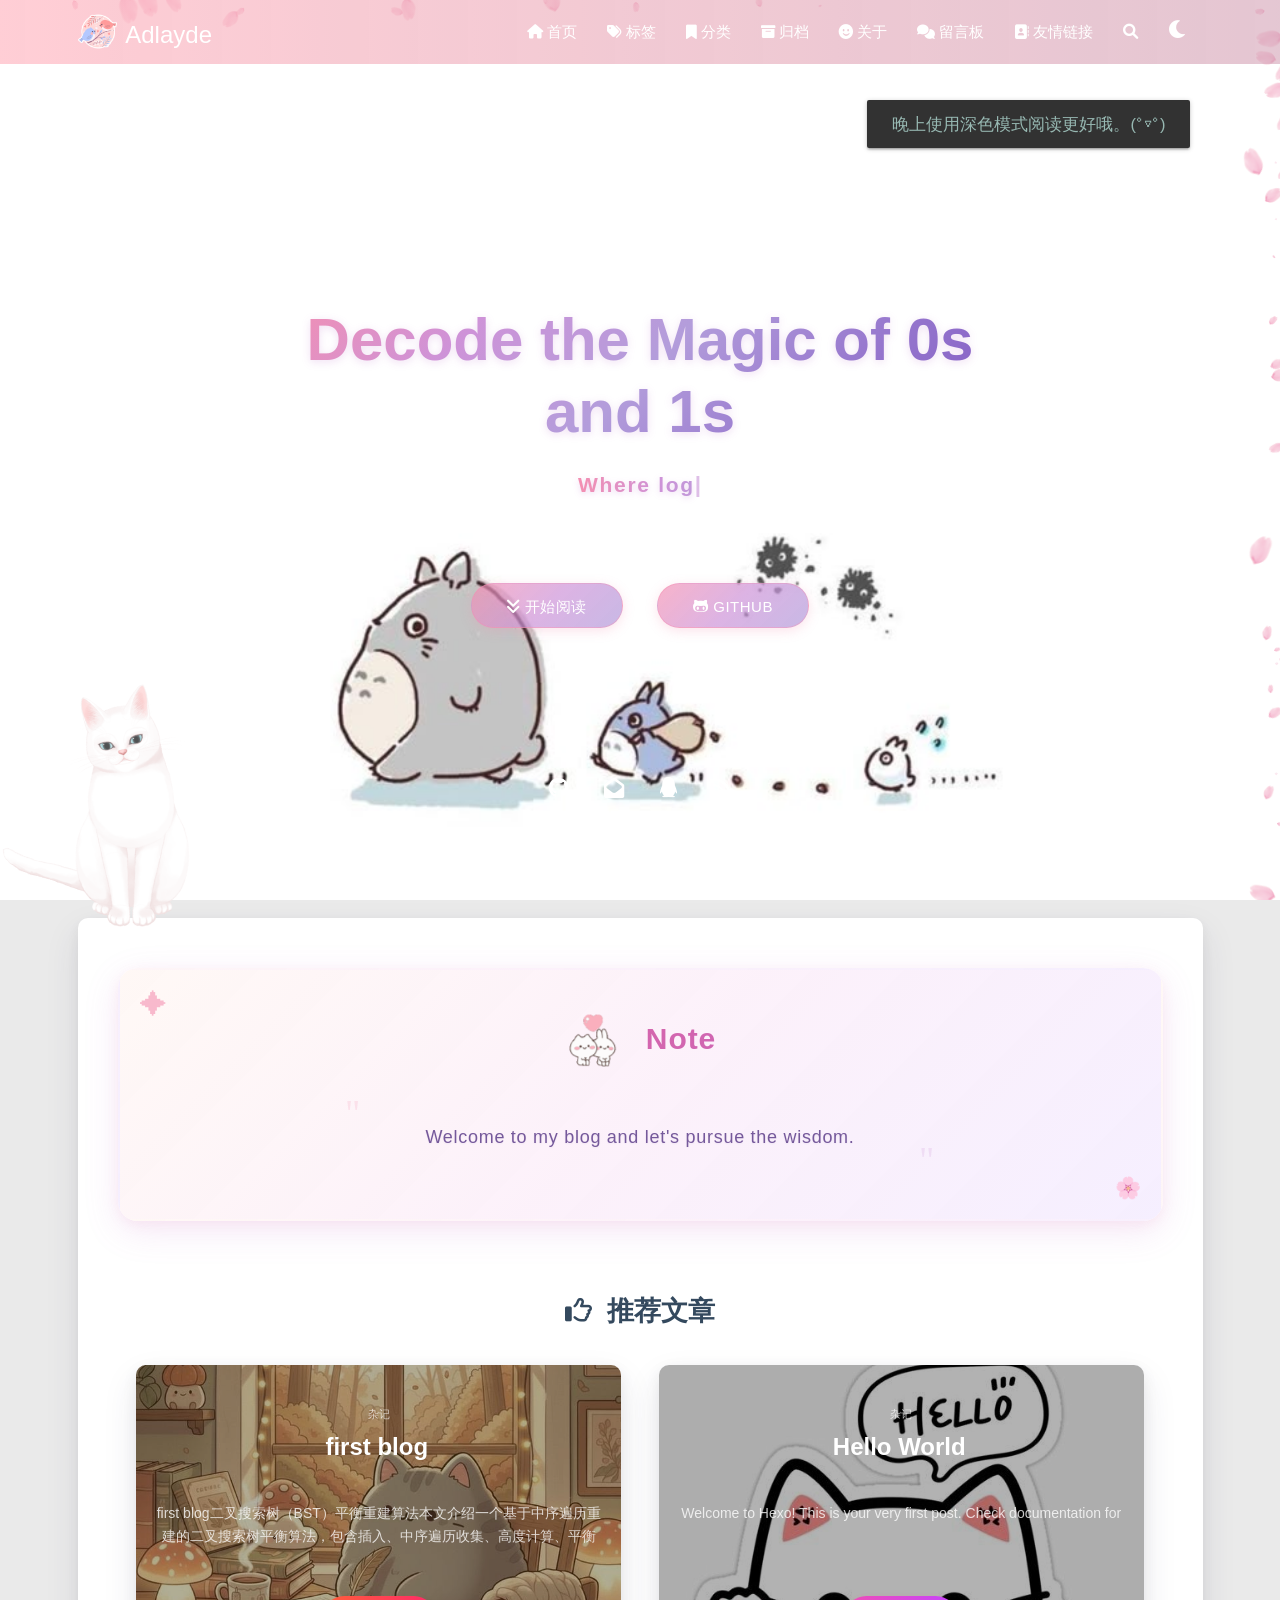
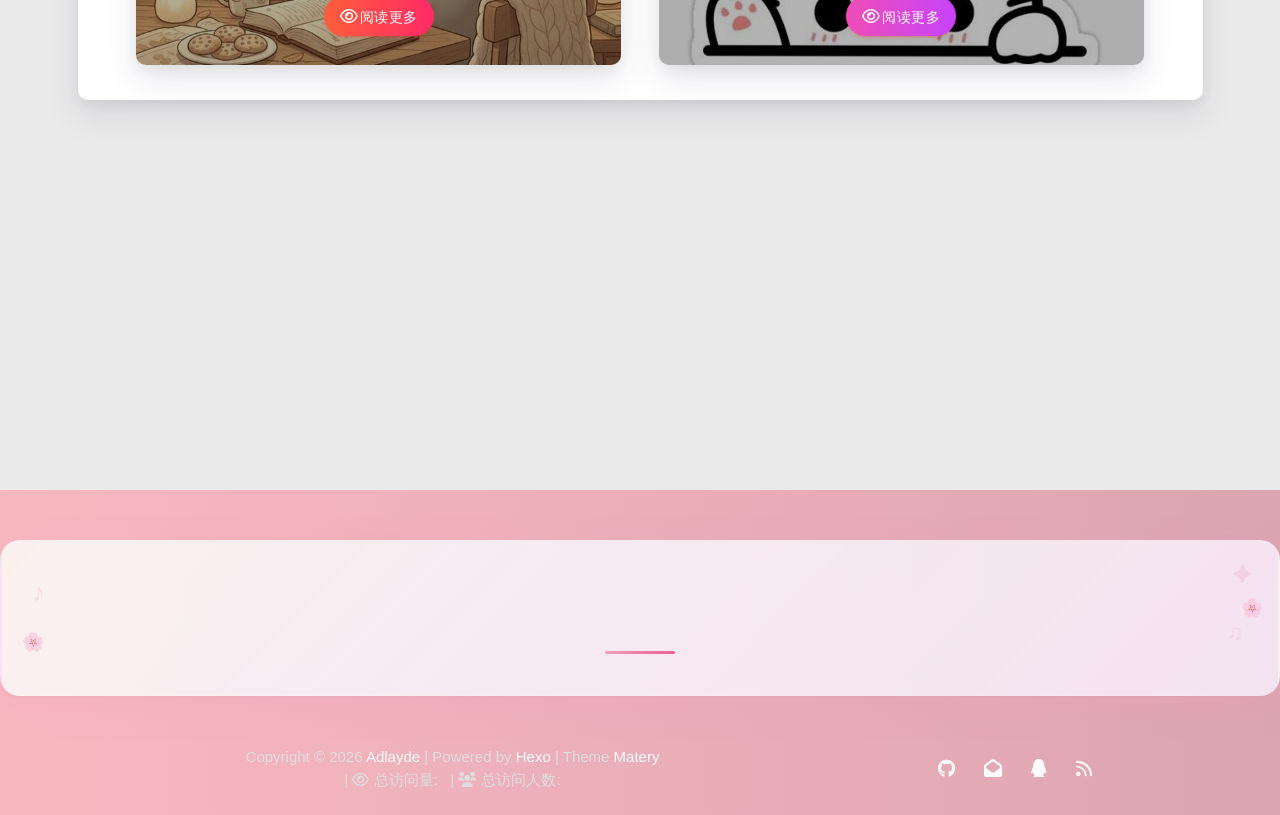
<file: index.html>
<!DOCTYPE HTML>
<html lang="zh-CN">


<head>
    <meta charset="utf-8">
    <meta name="keywords" content="技术,编程,博客">
    <meta name="description" content="return to freedom">
    <meta http-equiv="X-UA-Compatible" content="IE=edge">
    <meta name="viewport" content="width=device-width, initial-scale=1.0, user-scalable=no">
    <meta name="renderer" content="webkit|ie-stand|ie-comp">
    <meta name="mobile-web-app-capable" content="yes">
    <meta name="format-detection" content="telephone=no">
    <meta name="apple-mobile-web-app-capable" content="yes">
    <meta name="apple-mobile-web-app-status-bar-style" content="black-translucent">
    <meta name="referrer" content="no-referrer-when-downgrade">
    <!-- Global site tag (gtag.js) - Google Analytics -->


    <title>Adlayde</title>
    <link rel="icon" type="image/png" href="/favicon.png">
    
    <style>
        body{
            background-image: url(/medias/background.jpg);
            background-repeat:no-repeat;
            background-size: 100% 100%;
            background-attachment:fixed;
        }
    </style>



    <!-- index cover -->
    <!-- <link rel="stylesheet preload" type="text/css" href="/css/indexcover.css"> -->
    <style>
        .carousel-control {
            width: 45px;
            height: 45px;
            line-height: 55px;
            border-radius: 45px;
            background: transparent;
            cursor: pointer;
            z-index: 100;
        }
        
        #prev-cover {
            position: absolute;
            top: 48%;
            left: 8px;
        }
        
        #next-cover {
            position: absolute;
            top: 48%;
            right: 8px;;
        }
        
        #prev-cover i {
            margin-right: 3px;
        }
        
        #next-cover i {
            margin-left: 3px;
        }
        
        .carousel-control:hover {
            background-color: rgba(0, 0, 0, .4);
        }
        
        .carousel-control i {
            color: #fff;
            font-size: 2.4rem;
        }
    </style>



<link rel="stylesheet" type="text/css" href="/libs/awesome/css/all.min.css">
<link rel="stylesheet" type="text/css" href="/libs/materialize/materialize.min.css">
<link rel="stylesheet" type="text/css" href="/libs/aos/aos.css">
<link rel="stylesheet" type="text/css" href="/libs/animate/animate.min.css">
<link rel="stylesheet" type="text/css" href="/libs/lightGallery/css/lightgallery.min.css">
<link rel="stylesheet" type="text/css" href="/css/matery.css">
<link rel="stylesheet" type="text/css" href="/css/my.css">
<link rel="stylesheet" type="text/css" href="/css/dark.css" media="none" onload="if(media!='all')media='all'">




    <link rel="stylesheet" href="/libs/tocbot/tocbot.css">
    <link rel="stylesheet" href="/css/post.css">






    <script src="/libs/jquery/jquery-3.6.0.min.js"></script>

<meta name="generator" content="Hexo 7.3.0">
<style>.github-emoji { position: relative; display: inline-block; width: 1.2em; min-height: 1.2em; overflow: hidden; vertical-align: top; color: transparent; }  .github-emoji > span { position: relative; z-index: 10; }  .github-emoji img, .github-emoji .fancybox { margin: 0 !important; padding: 0 !important; border: none !important; outline: none !important; text-decoration: none !important; user-select: none !important; cursor: auto !important; }  .github-emoji img { height: 1.2em !important; width: 1.2em !important; position: absolute !important; left: 50% !important; top: 50% !important; transform: translate(-50%, -50%) !important; user-select: none !important; cursor: auto !important; } .github-emoji-fallback { color: inherit; } .github-emoji-fallback img { opacity: 0 !important; }</style>
</head>


<body>
    <!-- 页面加载动画遮罩 -->
    <div id="page-loader">
        <img class="loader-gif" src="/medias/loader/loading.svg" alt="Loading">
    </div>

    <header class="navbar-fixed">
    <nav id="headNav" class="bg-color nav-transparent">
        <div id="navContainer" class="nav-wrapper container">
            <div class="brand-logo">
                <a href="/" class="waves-effect waves-light">
                    
                    <img src="/medias/logo.png" class="logo-img" alt="LOGO">
                    
                    <span class="logo-span">Adlayde</span>
                </a>
            </div>
            

<a href="#" data-target="mobile-nav" class="sidenav-trigger button-collapse"><i class="fas fa-bars"></i></a>
<ul class="right nav-menu">
  
  <li class="hide-on-med-and-down nav-item">
    
    <a href="/" class="waves-effect waves-light">
      
      <i class="fas fa-home" style="zoom: 0.6;"></i>
      
      <span>首页</span>
    </a>
    
  </li>
  
  <li class="hide-on-med-and-down nav-item">
    
    <a href="/tags" class="waves-effect waves-light">
      
      <i class="fas fa-tags" style="zoom: 0.6;"></i>
      
      <span>标签</span>
    </a>
    
  </li>
  
  <li class="hide-on-med-and-down nav-item">
    
    <a href="/categories" class="waves-effect waves-light">
      
      <i class="fas fa-bookmark" style="zoom: 0.6;"></i>
      
      <span>分类</span>
    </a>
    
  </li>
  
  <li class="hide-on-med-and-down nav-item">
    
    <a href="/archives" class="waves-effect waves-light">
      
      <i class="fas fa-archive" style="zoom: 0.6;"></i>
      
      <span>归档</span>
    </a>
    
  </li>
  
  <li class="hide-on-med-and-down nav-item">
    
    <a href="/about" class="waves-effect waves-light">
      
      <i class="fa-solid fa-face-smile fa-shake" style="zoom: 0.6;"></i>
      
      <span>关于</span>
    </a>
    
  </li>
  
  <li class="hide-on-med-and-down nav-item">
    
    <a href="/contact" class="waves-effect waves-light">
      
      <i class="fas fa-comments" style="zoom: 0.6;"></i>
      
      <span>留言板</span>
    </a>
    
  </li>
  
  <li class="hide-on-med-and-down nav-item">
    
    <a href="/friends" class="waves-effect waves-light">
      
      <i class="fas fa-address-book" style="zoom: 0.6;"></i>
      
      <span>友情链接</span>
    </a>
    
  </li>
  
  <li>
    <a href="#searchModal" class="modal-trigger waves-effect waves-light">
      <i id="searchIcon" class="fas fa-search" title="搜索" style="zoom: 0.85;"></i>
    </a>
  </li>
  <li>
    <a href="javascript:;" class="waves-effect waves-light" onclick="switchNightMode()" title="深色/浅色模式" >
      <i id="sum-moon-icon" class="fas fa-sun" style="zoom: 0.85;"></i>
    </a>
  </li>
</ul>


<div id="mobile-nav" class="side-nav sidenav">

    <div class="mobile-head bg-color">
        
        <img src="/medias/logo.png" class="logo-img circle responsive-img">
        
        <div class="logo-name">Adlayde</div>
        <div class="logo-desc">
            
            return to freedom
            
        </div>
    </div>

    <ul class="menu-list mobile-menu-list">
        
        <li class="m-nav-item">
	  
		<a href="/" class="waves-effect waves-light">
			
			    <i class="fa-fw fas fa-home"></i>
			
			首页
		</a>
          
        </li>
        
        <li class="m-nav-item">
	  
		<a href="/tags" class="waves-effect waves-light">
			
			    <i class="fa-fw fas fa-tags"></i>
			
			标签
		</a>
          
        </li>
        
        <li class="m-nav-item">
	  
		<a href="/categories" class="waves-effect waves-light">
			
			    <i class="fa-fw fas fa-bookmark"></i>
			
			分类
		</a>
          
        </li>
        
        <li class="m-nav-item">
	  
		<a href="/archives" class="waves-effect waves-light">
			
			    <i class="fa-fw fas fa-archive"></i>
			
			归档
		</a>
          
        </li>
        
        <li class="m-nav-item">
	  
		<a href="/about" class="waves-effect waves-light">
			
			    <i class="fa-fw fa-solid fa-face-smile fa-shake"></i>
			
			关于
		</a>
          
        </li>
        
        <li class="m-nav-item">
	  
		<a href="/contact" class="waves-effect waves-light">
			
			    <i class="fa-fw fas fa-comments"></i>
			
			留言板
		</a>
          
        </li>
        
        <li class="m-nav-item">
	  
		<a href="/friends" class="waves-effect waves-light">
			
			    <i class="fa-fw fas fa-address-book"></i>
			
			友情链接
		</a>
          
        </li>
        
        
        <li><div class="divider"></div></li>
        <li>
            <a href="https://github.com/blinkfox/hexo-theme-matery" class="waves-effect waves-light" target="_blank">
                <i class="fab fa-github-square fa-fw"></i>Fork Me
            </a>
        </li>
        
    </ul>
</div>


        </div>

        
            <style>
    .nav-transparent .github-corner {
        display: none !important;
    }

    .github-corner {
        position: absolute;
        z-index: 10;
        top: 0;
        right: 0;
        border: 0;
        transform: scale(1.1);
    }

    .github-corner svg {
        color: #0f9d58;
        fill: #fff;
        height: 64px;
        width: 64px;
    }

    .github-corner:hover .octo-arm {
        animation: a 0.56s ease-in-out;
    }

    .github-corner .octo-arm {
        animation: none;
    }

    @keyframes a {
        0%,
        to {
            transform: rotate(0);
        }
        20%,
        60% {
            transform: rotate(-25deg);
        }
        40%,
        80% {
            transform: rotate(10deg);
        }
    }
</style>

<a href="https://github.com/blinkfox/hexo-theme-matery" class="github-corner tooltipped hide-on-med-and-down" target="_blank"
   data-tooltip="Fork Me" data-position="left" data-delay="50">
    <svg viewBox="0 0 250 250" aria-hidden="true">
        <path d="M0,0 L115,115 L130,115 L142,142 L250,250 L250,0 Z"></path>
        <path d="M128.3,109.0 C113.8,99.7 119.0,89.6 119.0,89.6 C122.0,82.7 120.5,78.6 120.5,78.6 C119.2,72.0 123.4,76.3 123.4,76.3 C127.3,80.9 125.5,87.3 125.5,87.3 C122.9,97.6 130.6,101.9 134.4,103.2"
              fill="currentColor" style="transform-origin: 130px 106px;" class="octo-arm"></path>
        <path d="M115.0,115.0 C114.9,115.1 118.7,116.5 119.8,115.4 L133.7,101.6 C136.9,99.2 139.9,98.4 142.2,98.6 C133.8,88.0 127.5,74.4 143.8,58.0 C148.5,53.4 154.0,51.2 159.7,51.0 C160.3,49.4 163.2,43.6 171.4,40.1 C171.4,40.1 176.1,42.5 178.8,56.2 C183.1,58.6 187.2,61.8 190.9,65.4 C194.5,69.0 197.7,73.2 200.1,77.6 C213.8,80.2 216.3,84.9 216.3,84.9 C212.7,93.1 206.9,96.0 205.4,96.6 C205.1,102.4 203.0,107.8 198.3,112.5 C181.9,128.9 168.3,122.5 157.7,114.1 C157.9,116.9 156.7,120.9 152.7,124.9 L141.0,136.5 C139.8,137.7 141.6,141.9 141.8,141.8 Z"
              fill="currentColor" class="octo-body"></path>
    </svg>
</a>
        
    </nav>

</header>

    


<div class="carousel carousel-slider center index-cover" data-indicators="true" style="margin-top: -64px;">
    

    <div class="carousel-item  white-text bg-cover about-cover">
        <div class="container">
            <div class="row">
    <div class="col s10 offset-s1 m8 offset-m2 l8 offset-l2">
        <div class="brand">
            <div class="title center-align">
                
                Decode the Magic of 0s and 1s
                
            </div>

            <div class="description center-align">
                
                <span id="subtitle"></span>
                <script src="/libs/typed/typed.js"></script>
                <script>
                    var typed = new Typed("#subtitle", {
                        strings: [ 
                            
                                "Where logic meets liberty",
                            
                                "A journey from bits to infinity",
                            
                                "Chasing the wind,writing the void",
                            
                        ],
                        startDelay: 300,
                        typeSpeed: 100,
                        loop: true,
                        backSpeed: 50,
                        showCursor: true
                    });
                </script>
                
            </div>
        </div>
    </div>
</div>


<script>
    // 每天切换 banner 图.  Switch banner image every day.
    var bannerUrl = "/medias/banner/" + new Date().getDay() + '.jpg';
    $('.bg-cover').css('background-image', 'url(' + bannerUrl + ')');
</script>
<script>
    
      // 每天切换 banner 图.  Switch banner image every day.
      var bannerUrl = "/medias/banner/" + new Date().getDay() + '.jpg';
    
    $('.bg-cover.about-cover').css('background-image', 'url(' + bannerUrl + ')');

</script>



            <div class="cover-btns">
                <a href="#indexCard" class="waves-effect waves-light btn">
                    <i class="fa fa-angle-double-down"></i>开始阅读
                </a>

                
                    <a href="https://github.com/blinkfox/hexo-theme-matery" class="waves-effect waves-light btn" target="_blank">
                        <i class="fab fa-github-alt"></i>Github
                    </a>
                
            </div>
            <div class="cover-social-link">
    <a href="https://github.com/adlayde" class="tooltipped" target="_blank" data-tooltip="访问我的GitHub" data-position="top" data-delay="50">
        <i class="fab fa-github"></i>
    </a>



    <a href="mailto:estaraadlayde@gmail.com" class="tooltipped" target="_blank" data-tooltip="邮件联系我" data-position="top" data-delay="50">
        <i class="fas fa-envelope-open"></i>
    </a>







    <a href="tencent://AddContact/?fromId=50&fromSubId=1&subcmd=all&uin=258192961" class="tooltipped" target="_blank" data-tooltip="QQ联系我: 258192961" data-position="top" data-delay="50">
        <i class="fab fa-qq"></i>
    </a>







    <a href="/atom.xml" class="tooltipped" target="_blank" data-tooltip="RSS 订阅" data-position="top" data-delay="50">
        <i class="fas fa-rss"></i>
    </a>

</div>
        </div>
    </div>

    

    
<!-- 底部四层视差波浪：路径大幅加宽(-400~1910)，彻底消除右边缘空缺 -->
<svg class="wave-divider" xmlns="http://www.w3.org/2000/svg" viewBox="0 0 1440 120" preserveAspectRatio="none" shape-rendering="auto">
  <defs>
    <path id="gentle-wave" d="M-400 70c 70 0 140 -24 210 -24 s 140 30 210 30 s 140 -22 210 -22 s 140 28 210 28 s 140 -30 210 -30 s 140 24 210 24 s 140 -28 210 -28 s 140 22 210 22 s 140 -26 210 -26 s 140 30 210 30 s 140 -24 210 -24 v 120 h -2310 Z"></path>
  </defs>
  <g class="parallax">
    <use href="#gentle-wave" x="0" y="0"/>  <!-- 第1层：最上、最透、最快 -->
    <use href="#gentle-wave" x="0" y="5"/>  <!-- 第2层 -->
    <use href="#gentle-wave" x="0" y="10"/> <!-- 第3层 -->
    <use href="#gentle-wave" x="0" y="15"/> <!-- 第4层：最下、纯白、最慢 -->
  </g>
</svg>


</div>

<script>
    $(function () {
        let coverSlider = $('.carousel');

        //用户触摸轮播自动 restartPlay 是否生效
        let initUserPressedOrDraggedActive = false

        //用户触摸轮播自动 restartPlay
        function initUserPressedOrDragged(instance) {
            setInterval(() => {
                if (instance.pressed || instance.dragged) {
                    // console.log('initUserPressedOrDragged: ',instance.pressed,instance.dragged)
                    restartPlay()
                }
            }, 1000)
        }

        coverSlider.carousel({
            duration: Number('120'),
            fullWidth: true,
            indicators: 'true' === 'true',
            onCycleTo() {
                if (!initUserPressedOrDraggedActive) {
                    // console.log('initUserPressedOrDraggedActive')
                    initUserPressedOrDragged(this)
                    initUserPressedOrDraggedActive = true
                }
            },
        })

        let carouselIntervalId;
        
        // Loop to call the next cover article picture.
        let autoCarousel = function () {
            carouselIntervalId = setInterval(function () {
                coverSlider.carousel('next');
            }, 5000);
        };
        autoCarousel();
        

        function restartPlay() {
            
            clearInterval(carouselIntervalId);
            autoCarousel();
            
        };

        
        // prev and next cover post.
        $('#prev-cover').click(function () {
            coverSlider.carousel('prev');
            restartPlay();
        });
        $('#next-cover').click(function () {
            coverSlider.carousel('next');
            restartPlay();
        });
        
    });
</script>



<main class="content">

    
    <div id="indexCard" class="index-card">
        <div class="container ">
            <div class="card">
                <div class="card-content">
                    
                        <!-- My Dream 公告卡片 - 使用 GIF 动画替代图标（安全版）-->
<div class="dream">
    <div class="title center-align">
        <!-- 🎀 用 animation1.gif 替代灯泡图标 -->
        <img src="/medias/animation1.gif" 
             alt="dream" 
             width="58px" 
             height="58px"
             style="
                 vertical-align: middle;
                 margin-right: 12px;
                 display: inline-block;
             ">
        
        Note
    </div>
    
    
        
            <!-- 如果 dream.text 是字符串，直接显示 -->
            <div class="text">
                Welcome to my blog and let's pursue the wisdom.
            </div>
        
    
</div>
                    

                    

                    

                    
                    <div id="recommend-sections" class="recommend">
                        





<div class="title"><i class="far fa-thumbs-up"></i>&nbsp;&nbsp;推荐文章</div>

<div class="row">

    
    
    <div class="col s12 m6" >
        
             <div class="post-card" style="background-image: url('/medias/post/first_blog.jpg')">
        
            <div class="post-body">
                <div class="post-categories">
                    
                        
                            <a href="/categories/%E6%9D%82%E8%AE%B0/" class="category">杂记</a>
                        
                    
                </div>
                <a href="/2025/03/14/first-blog/">
                    <h3 class="post-title">first blog</h3>
                </a>
                <p class="post-description">
                    
                        first blog二叉搜索树（BST）平衡重建算法本文介绍一个基于中序遍历重建的二叉搜索树平衡算法，包含插入、中序遍历收集、高度计算、平衡
                    
                </p>
                <a href="/2025/03/14/first-blog/" class="read-more btn waves-effect waves-light" style="background: linear-gradient(to right, #FF5E3A 0%, #FF2A68 100%)" target="_blank">
                    <i class="icon far fa-eye fa-fw"></i>阅读更多
                </a>
            </div>
        </div>
    </div>
    
    
    <div class="col s12 m6" >
        
             <div class="post-card" style="background-image: url('/medias/post/hello_world.jpg')">
        
            <div class="post-body">
                <div class="post-categories">
                    
                        
                            <a href="/categories/%E6%9D%82%E8%AE%B0/" class="category">杂记</a>
                        
                    
                </div>
                <a href="/2025/03/14/hello-world/">
                    <h3 class="post-title">Hello World</h3>
                </a>
                <p class="post-description">
                    
                        Welcome to Hexo! This is your very first post. Check documentation for
                    
                </p>
                <a href="/2025/03/14/hello-world/" class="read-more btn waves-effect waves-light" style="background: linear-gradient(to right, #EF4DB6 0%, #C643FC 100%)" target="_blank">
                    <i class="icon far fa-eye fa-fw"></i>阅读更多
                </a>
            </div>
        </div>
    </div>
    

</div>


                    </div>
                    
                </div>
            </div>
        </div>
    </div>
    

    

    <!-- 所有文章卡片 -->
    <article id="articles" class="container articles">
        <div class="row article-row">
            
             <!-- 隐藏某个文章 -->
            <div class="article col s12 m6 l4" data-aos="zoom-in">
                <div class="card">
                    <a href="/2025/03/14/first-blog/">
                        <div class="card-image">
                            
                            <img src="/medias/post/first_blog.jpg" class="responsive-img" alt="first blog">
                            
                            <span class="card-title">first blog</span>
                        </div>
                    </a>

                    <div class="card-content article-content">
                        <div class="summary block-with-text">
                            
                                first blog二叉搜索树（BST）平衡重建算法本文介绍一个基于中序遍历重建的二叉搜索树平衡算法，包含插入、中序遍历收集、高度计算、平衡重建等功能。
完整代码#include&lt;bits/stdc++.h&gt;
using nam
                            
                        </div>
                        <div class="publish-info">
                            <span class="publish-date">
                                <i class="far fa-clock fa-fw icon-date"></i>2025-03-14
                            </span>
                            <span class="publish-author">
                                
                                <i class="fas fa-bookmark fa-fw icon-category"></i>
                                
                                <a href="/categories/%E6%9D%82%E8%AE%B0/" class="post-category">
                                    杂记
                                </a>
                                
                                
                            </span>
                        </div>
                    </div>

                    
                </div>
            </div>
              <!-- 隐藏某个文章 -->
            
             <!-- 隐藏某个文章 -->
            <div class="article col s12 m6 l4" data-aos="zoom-in">
                <div class="card">
                    <a href="/2025/03/14/hello-world/">
                        <div class="card-image">
                            
                            <img src="/medias/post/hello_world.jpg" class="responsive-img" alt="Hello World">
                            
                            <span class="card-title">Hello World</span>
                        </div>
                    </a>

                    <div class="card-content article-content">
                        <div class="summary block-with-text">
                            
                                Welcome to Hexo! This is your very first post. Check documentation for more info. If you get any problems when using Hex
                            
                        </div>
                        <div class="publish-info">
                            <span class="publish-date">
                                <i class="far fa-clock fa-fw icon-date"></i>2025-03-14
                            </span>
                            <span class="publish-author">
                                
                                <i class="fas fa-bookmark fa-fw icon-category"></i>
                                
                                <a href="/categories/%E6%9D%82%E8%AE%B0/" class="post-category">
                                    杂记
                                </a>
                                
                                
                            </span>
                        </div>
                    </div>

                    
                </div>
            </div>
              <!-- 隐藏某个文章 -->
            
        </div>
    </article>

</main>




    <footer class="page-footer bg-color">
    
        <link rel="stylesheet" href="/libs/aplayer/APlayer.min.css">
<style>
    .aplayer .aplayer-lrc p {
        
        display: none;
        
        font-size: 12px;
        font-weight: 700;
        line-height: 16px !important;
    }

    .aplayer .aplayer-lrc p.aplayer-lrc-current {
        
        display: none;
        
        font-size: 15px;
        color: #E91E63;
    }

    
    .aplayer.aplayer-fixed.aplayer-narrow .aplayer-body {
        left: -66px !important;
    }

    .aplayer.aplayer-fixed.aplayer-narrow .aplayer-body:hover {
        left: 0px !important;
    }

    
</style>
<div class="">
    <div class="music-card">
        

        <div class="music-deco">
            <span class="music-star s1">✦</span>
            <span class="music-petal p1">🌸</span>
            <span class="music-petal p2">🌸</span>
            <span class="music-note n1">♪</span>
            <span class="music-note n2">♫</span>
        </div>

        <div class="music-content">
            <div class="row">
                <div class="col l8 offset-l2 m10 offset-m1 s12">
                    <meting-js
                        server="netease"
                        type="playlist"
                        id="503838841"
                        fixed='true'
                        autoplay='false'
                        theme='#E91E63'
                        loop='all'
                        order='random'
                        preload='auto'
                        volume='0.7'
                        list-folded='true'
                    >
                    </meting-js>
                </div>
            </div>
        </div>

        <div class="music-line"></div>
    </div>
</div>

<script src="/libs/aplayer/APlayer.min.js"></script>
<script src="/libs/aplayer/Meting.min.js"></script>

    

    <div class="container row center-align"
         style="margin-bottom: 0px !important;">
        <div class="col s12 m8 l8 copy-right">
            Copyright&nbsp;&copy;
            
                <span id="year">2026</span>
            
            <a href="/about" target="_blank">Adlayde</a>
            |&nbsp;Powered by&nbsp;<a href="https://hexo.io/" target="_blank">Hexo</a>
            |&nbsp;Theme&nbsp;<a href="https://github.com/blinkfox/hexo-theme-matery" target="_blank">Matery</a>
            
            <br>
            
            
            
                
            
            
                <span id="busuanzi_container_site_pv">
                &nbsp;|&nbsp;<i class="far fa-eye"></i>&nbsp;总访问量:&nbsp;
                    <span id="busuanzi_value_site_pv" class="white-color"></span>
            </span>
            
            
                <span id="busuanzi_container_site_uv">
                &nbsp;|&nbsp;<i class="fas fa-users"></i>&nbsp;总访问人数:&nbsp;
                    <span id="busuanzi_value_site_uv" class="white-color"></span>
            </span>
            
            <br>

            <!-- 运行天数提醒. -->
            
            <br>
            
        </div>
        <div class="col s12 m4 l4 social-link social-statis">
    <a href="https://github.com/adlayde" class="tooltipped" target="_blank" data-tooltip="访问我的GitHub" data-position="top" data-delay="50">
        <i class="fab fa-github"></i>
    </a>



    <a href="mailto:estaraadlayde@gmail.com" class="tooltipped" target="_blank" data-tooltip="邮件联系我" data-position="top" data-delay="50">
        <i class="fas fa-envelope-open"></i>
    </a>







    <a href="tencent://AddContact/?fromId=50&fromSubId=1&subcmd=all&uin=258192961" class="tooltipped" target="_blank" data-tooltip="QQ联系我: 258192961" data-position="top" data-delay="50">
        <i class="fab fa-qq"></i>
    </a>







    <a href="/atom.xml" class="tooltipped" target="_blank" data-tooltip="RSS 订阅" data-position="top" data-delay="50">
        <i class="fas fa-rss"></i>
    </a>

</div>
    </div>
</footer>

<div class="progress-bar"></div>


    <!-- 搜索遮罩框 -->
<div id="searchModal" class="modal">
    <div class="modal-content">
        <div class="search-header">
            <span class="title"><i class="fas fa-search"></i>&nbsp;&nbsp;搜索</span>
            <input type="search" id="searchInput" name="s" placeholder="请输入搜索的关键字"
                   class="search-input">
        </div>
        <div id="searchResult"></div>
    </div>
</div>

<script type="text/javascript">
$(function () {
    var searchFunc = function (path, search_id, content_id) {
        'use strict';
        $.ajax({
            url: path,
            dataType: "xml",
            success: function (xmlResponse) {
                // get the contents from search data
                var datas = $("entry", xmlResponse).map(function () {
                    return {
                        title: $("title", this).text(),
                        content: $("content", this).text(),
                        url: $("url", this).text()
                    };
                }).get();
                var $input = document.getElementById(search_id);
                var $resultContent = document.getElementById(content_id);
                $input.addEventListener('input', function () {
                    var str = '<ul class=\"search-result-list\">';
                    var keywords = this.value.trim().toLowerCase().split(/[\s\-]+/);
                    $resultContent.innerHTML = "";
                    if (this.value.trim().length <= 0) {
                        return;
                    }
                    // perform local searching
                    datas.forEach(function (data) {
                        var isMatch = true;
                        var data_title = data.title.trim().toLowerCase();
                        var data_content = data.content.trim().replace(/<[^>]+>/g, "").toLowerCase();
                        var data_url = data.url;
                        data_url = data_url.indexOf('/') === 0 ? data.url : '/' + data_url;
                        var index_title = -1;
                        var index_content = -1;
                        var first_occur = -1;
                        // only match artiles with not empty titles and contents
                        if (data_title !== '' && data_content !== '') {
                            keywords.forEach(function (keyword, i) {
                                index_title = data_title.indexOf(keyword);
                                index_content = data_content.indexOf(keyword);
                                if (index_title < 0 && index_content < 0) {
                                    isMatch = false;
                                } else {
                                    if (index_content < 0) {
                                        index_content = 0;
                                    }
                                    if (i === 0) {
                                        first_occur = index_content;
                                    }
                                }
                            });
                        }
                        // show search results
                        if (isMatch) {
                            str += "<li><a href='" + data_url + "' class='search-result-title'>" + data_title + "</a>";
                            var content = data.content.trim().replace(/<[^>]+>/g, "");
                            if (first_occur >= 0) {
                                // cut out 100 characters
                                var start = first_occur - 20;
                                var end = first_occur + 80;
                                if (start < 0) {
                                    start = 0;
                                }
                                if (start === 0) {
                                    end = 100;
                                }
                                if (end > content.length) {
                                    end = content.length;
                                }
                                var match_content = content.substr(start, end);
                                // highlight all keywords
                                keywords.forEach(function (keyword) {
                                    var regS = new RegExp(keyword, "gi");
                                    match_content = match_content.replace(regS, "<em class=\"search-keyword\">" + keyword + "</em>");
                                });

                                str += "<p class=\"search-result\">" + match_content + "...</p>"
                            }
                            str += "</li>";
                        }
                    });
                    str += "</ul>";
                    $resultContent.innerHTML = str;
                });
            }
        });
    };

    searchFunc('/search.xml', 'searchInput', 'searchResult');
});
</script>

    <!-- 白天和黑夜主题 -->
<div class="stars-con">
    <div id="stars"></div>
    <div id="stars2"></div>
    <div id="stars3"></div>  
</div>

<script>
    function switchNightMode() {
        $('<div class="Cuteen_DarkSky"><div class="Cuteen_DarkPlanet"></div></div>').appendTo($('body')),
        setTimeout(function () {
            $('body').hasClass('DarkMode') 
            ? ($('body').removeClass('DarkMode'), localStorage.setItem('isDark', '0'), $('#sum-moon-icon').removeClass("fa-sun").addClass('fa-moon')) 
            : ($('body').addClass('DarkMode'), localStorage.setItem('isDark', '1'), $('#sum-moon-icon').addClass("fa-sun").removeClass('fa-moon')),
            
            setTimeout(function () {
            $('.Cuteen_DarkSky').fadeOut(1e3, function () {
                $(this).remove()
            })
            }, 2e3)
        })
    }
</script>

    <!-- 回到顶部按钮 -->
<div id="backTop" class="top-scroll">
    <a class="btn-floating btn-large waves-effect waves-light" href="#!">
        <i class="fas fa-arrow-up"></i>
    </a>
</div>


    <script src="/libs/materialize/materialize.min.js"></script>
    <script src="/libs/masonry/masonry.pkgd.min.js"></script>
    <script src="/libs/aos/aos.js"></script>
    <script src="/libs/scrollprogress/scrollProgress.min.js"></script>
    <script src="/libs/lightGallery/js/lightgallery-all.min.js"></script>
    <script src="/js/matery.js"></script>

    

    
    
    
        <script type="text/javascript">
            var windowWidth = $(window).width();
            if (windowWidth > 768) {
                document.write('<script type="text/javascript" src="/libs/others/sakura.js"><\/script>');
            }
        </script>
    

    <!-- 雪花特效 -->
    

    <!-- 鼠标星星特效 -->
    

     
        <script src="https://ssl.captcha.qq.com/TCaptcha.js"></script>
        <script src="/libs/others/TencentCaptcha.js"></script>
        <button id="TencentCaptcha" data-appid="xxxxxxxxxx" data-cbfn="callback" type="button" hidden></button>
    

    <!-- Baidu Analytics -->

    <!-- Baidu Push -->

<script>
    (function () {
        var bp = document.createElement('script');
        var curProtocol = window.location.protocol.split(':')[0];
        if (curProtocol === 'https') {
            bp.src = 'https://zz.bdstatic.com/linksubmit/push.js';
        } else {
            bp.src = 'http://push.zhanzhang.baidu.com/push.js';
        }
        var s = document.getElementsByTagName("script")[0];
        s.parentNode.insertBefore(bp, s);
    })();
</script>

    
    <script src="/libs/others/clicklove.js" async="async"></script>
    
    
    <script async src="/libs/others/busuanzi.pure.mini.js"></script>
    

    

    

    <!--腾讯兔小巢-->
    
    
    

    

    
    <script src="/libs/instantpage/instantpage.js" type="module"></script>
    

    <!-- 页面加载动画控制脚本 -->
    <script>
        (function() {
            var loader = document.getElementById('page-loader');
            
            window.addEventListener('load', function() {
                setTimeout(function() {
                    if (loader) {
                        loader.classList.add('loader-hidden');
                        setTimeout(function() {
                            if (loader.parentNode) {
                                loader.parentNode.removeChild(loader);
                            }
                        }, 500);
                    }
                }, 300);
            });

            setTimeout(function() {
                if (loader && !loader.classList.contains('loader-hidden')) {
                    loader.classList.add('loader-hidden');
                    setTimeout(function() {
                        if (loader.parentNode) {
                            loader.parentNode.removeChild(loader);
                        }
                    }, 500);
                }
            }, 5000);
        })();
    </script>

<script src="/live2dw/lib/L2Dwidget.min.js?094cbace49a39548bed64abff5988b05"></script><script>L2Dwidget.init({"pluginModelPath":"assets/","model":{"jsonPath":"/live2dw/assets/tororo.model.json"},"display":{"position":"left","width":265,"height":500,"hOffset":0,"vOffset":-150},"mobile":{"show":false},"react":{"opacity":1},"log":false,"pluginJsPath":"lib/","pluginRootPath":"live2dw/","tagMode":false});</script></body>
</html>
</file>
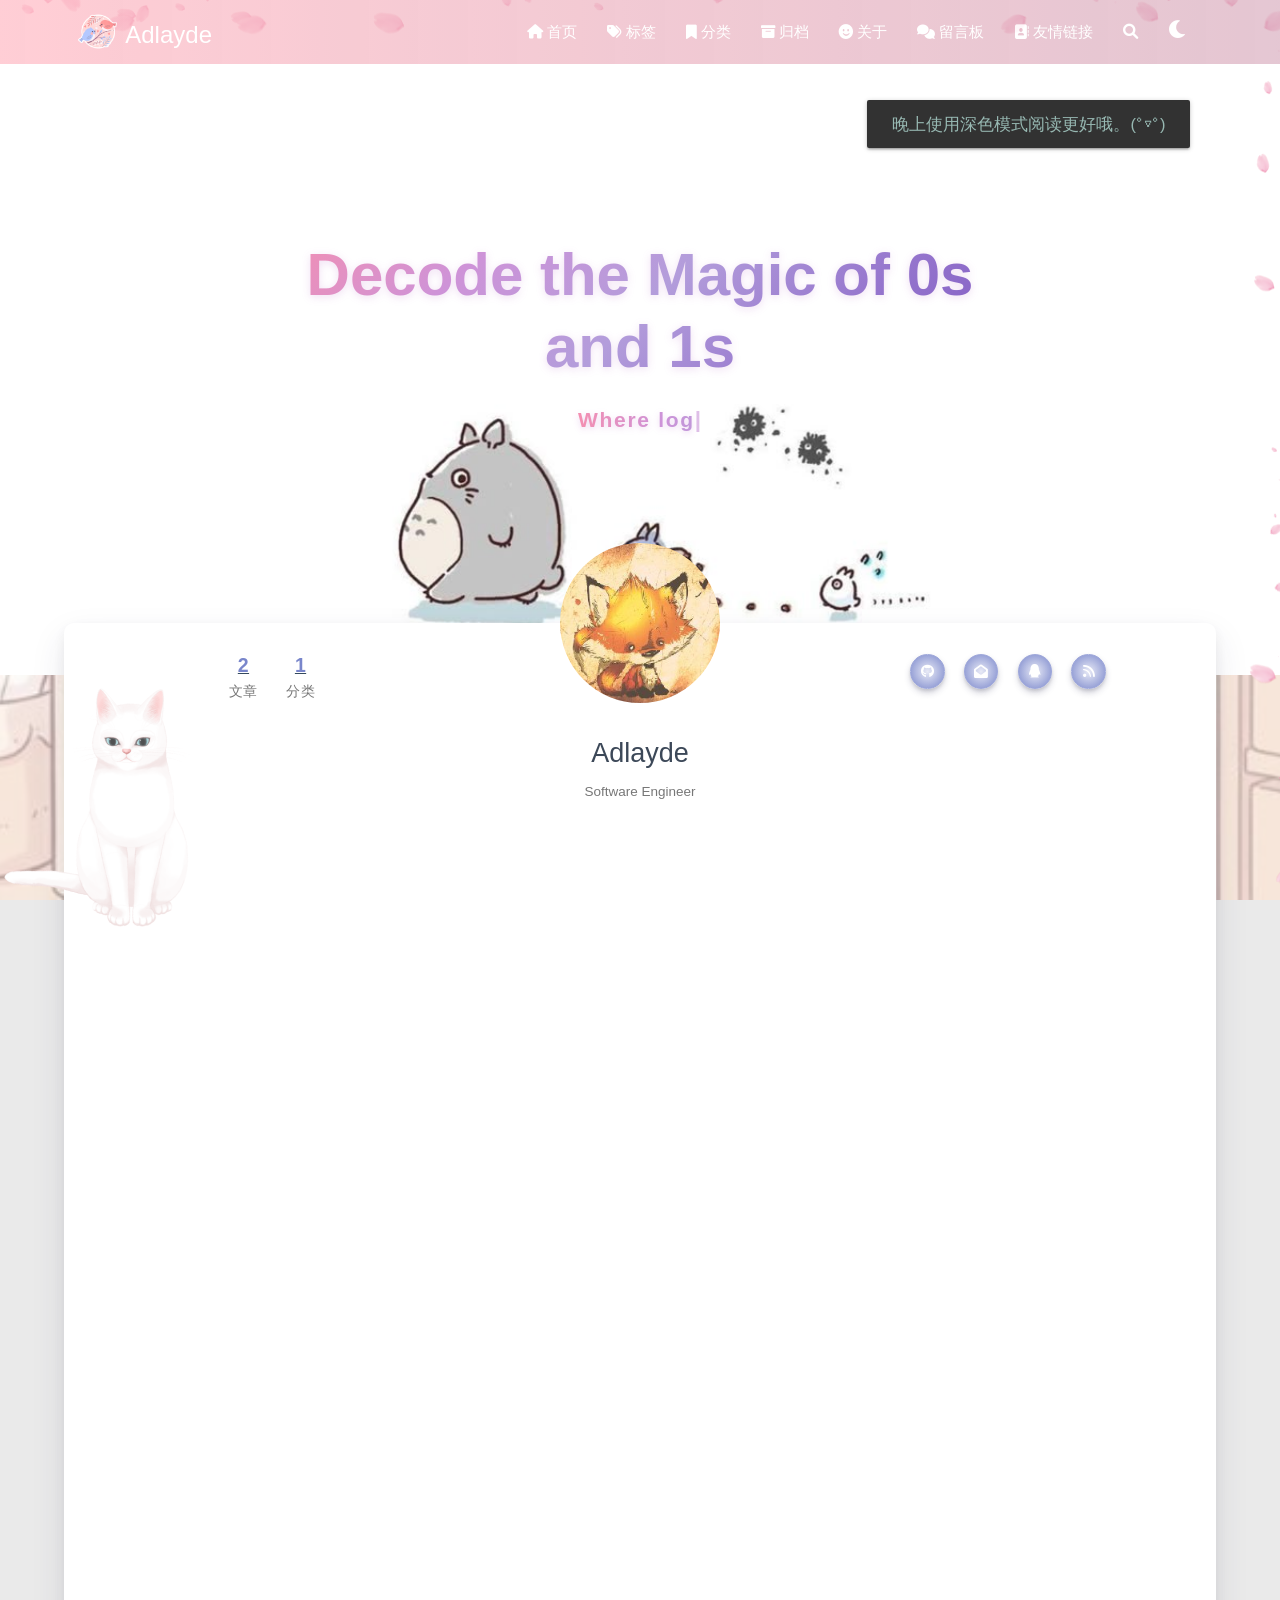
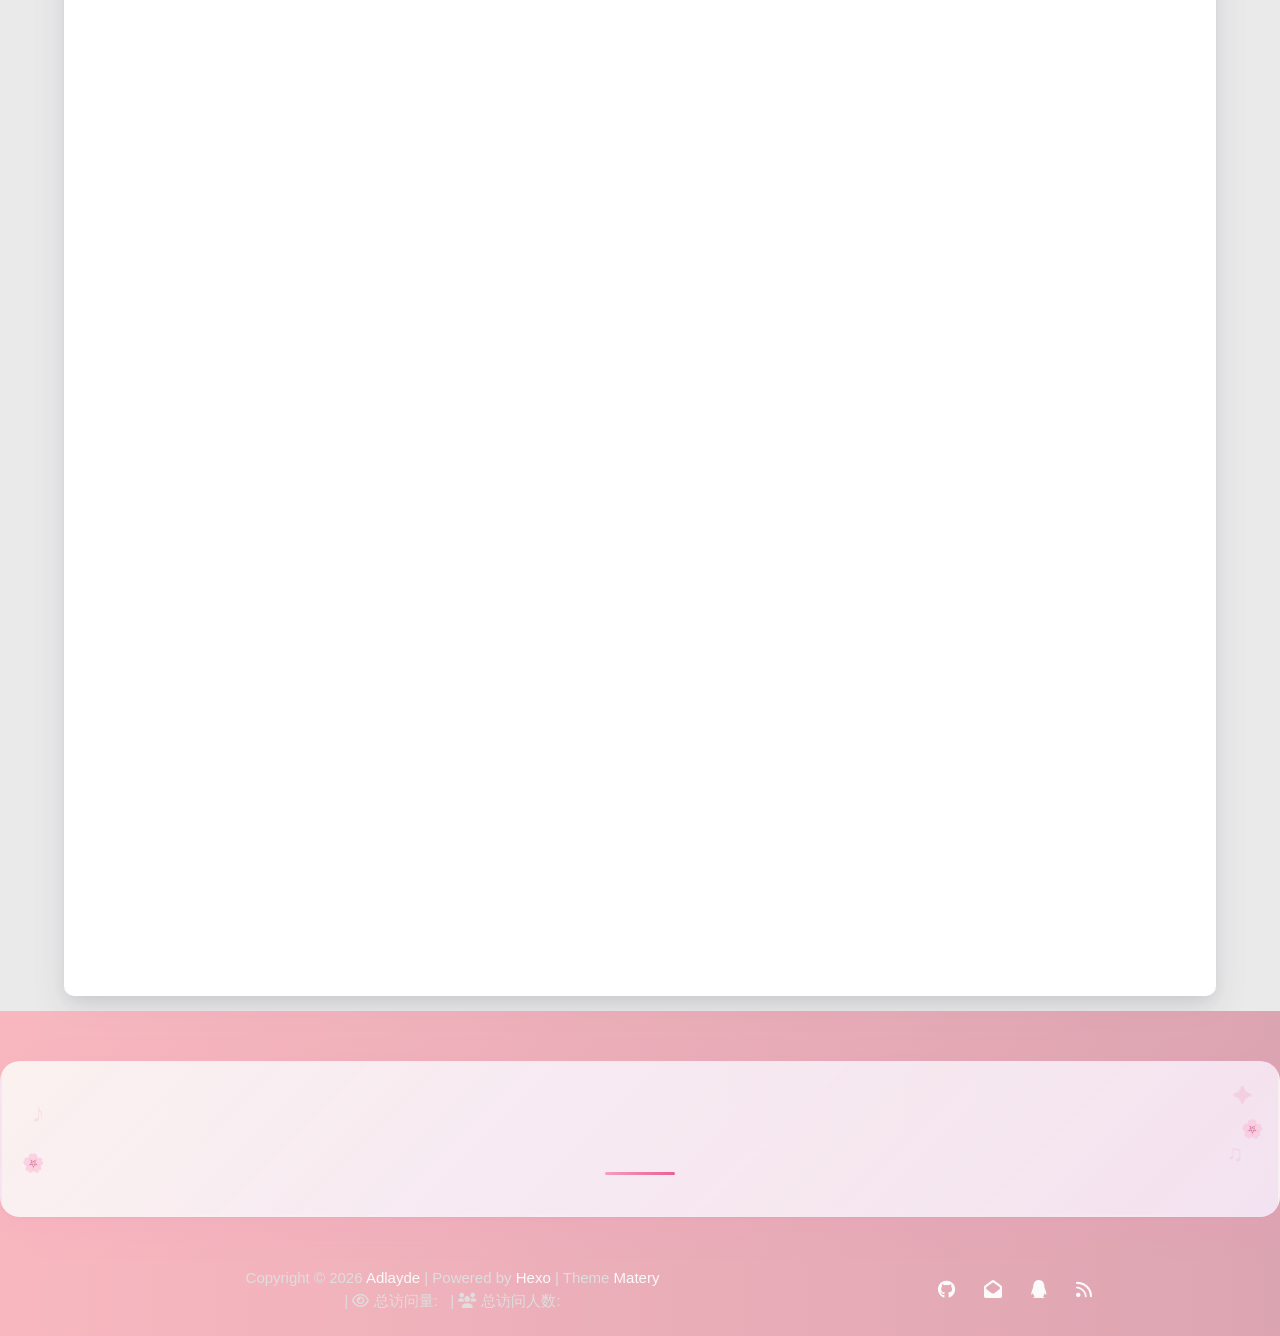
<file: about/index.html>
<!DOCTYPE HTML>
<html lang="zh-CN">


<head>
    <meta charset="utf-8">
    <meta name="keywords" content="关于, 技术,编程,博客">
    <meta name="description" content="return to freedom">
    <meta http-equiv="X-UA-Compatible" content="IE=edge">
    <meta name="viewport" content="width=device-width, initial-scale=1.0, user-scalable=no">
    <meta name="renderer" content="webkit|ie-stand|ie-comp">
    <meta name="mobile-web-app-capable" content="yes">
    <meta name="format-detection" content="telephone=no">
    <meta name="apple-mobile-web-app-capable" content="yes">
    <meta name="apple-mobile-web-app-status-bar-style" content="black-translucent">
    <meta name="referrer" content="no-referrer-when-downgrade">
    <!-- Global site tag (gtag.js) - Google Analytics -->


    <title>关于 | Adlayde</title>
    <link rel="icon" type="image/png" href="/favicon.png">
    
    <style>
        body{
            background-image: url(/medias/background.jpg);
            background-repeat:no-repeat;
            background-size: 100% 100%;
            background-attachment:fixed;
        }
    </style>



    <!-- bg-cover style     -->



<link rel="stylesheet" type="text/css" href="/libs/awesome/css/all.min.css">
<link rel="stylesheet" type="text/css" href="/libs/materialize/materialize.min.css">
<link rel="stylesheet" type="text/css" href="/libs/aos/aos.css">
<link rel="stylesheet" type="text/css" href="/libs/animate/animate.min.css">
<link rel="stylesheet" type="text/css" href="/libs/lightGallery/css/lightgallery.min.css">
<link rel="stylesheet" type="text/css" href="/css/matery.css">
<link rel="stylesheet" type="text/css" href="/css/my.css">
<link rel="stylesheet" type="text/css" href="/css/dark.css" media="none" onload="if(media!='all')media='all'">




    <link rel="stylesheet" href="/libs/tocbot/tocbot.css">
    <link rel="stylesheet" href="/css/post.css">




    
        <link rel="stylesheet" type="text/css" href="/css/reward.css">
    



    <script src="/libs/jquery/jquery-3.6.0.min.js"></script>

<meta name="generator" content="Hexo 7.3.0">
<style>.github-emoji { position: relative; display: inline-block; width: 1.2em; min-height: 1.2em; overflow: hidden; vertical-align: top; color: transparent; }  .github-emoji > span { position: relative; z-index: 10; }  .github-emoji img, .github-emoji .fancybox { margin: 0 !important; padding: 0 !important; border: none !important; outline: none !important; text-decoration: none !important; user-select: none !important; cursor: auto !important; }  .github-emoji img { height: 1.2em !important; width: 1.2em !important; position: absolute !important; left: 50% !important; top: 50% !important; transform: translate(-50%, -50%) !important; user-select: none !important; cursor: auto !important; } .github-emoji-fallback { color: inherit; } .github-emoji-fallback img { opacity: 0 !important; }</style>
</head>


<body>
    <!-- 页面加载动画遮罩 -->
    <div id="page-loader">
        <img class="loader-gif" src="/medias/loader/loading.svg" alt="Loading">
    </div>

    <header class="navbar-fixed">
    <nav id="headNav" class="bg-color nav-transparent">
        <div id="navContainer" class="nav-wrapper container">
            <div class="brand-logo">
                <a href="/" class="waves-effect waves-light">
                    
                    <img src="/medias/logo.png" class="logo-img" alt="LOGO">
                    
                    <span class="logo-span">Adlayde</span>
                </a>
            </div>
            

<a href="#" data-target="mobile-nav" class="sidenav-trigger button-collapse"><i class="fas fa-bars"></i></a>
<ul class="right nav-menu">
  
  <li class="hide-on-med-and-down nav-item">
    
    <a href="/" class="waves-effect waves-light">
      
      <i class="fas fa-home" style="zoom: 0.6;"></i>
      
      <span>首页</span>
    </a>
    
  </li>
  
  <li class="hide-on-med-and-down nav-item">
    
    <a href="/tags" class="waves-effect waves-light">
      
      <i class="fas fa-tags" style="zoom: 0.6;"></i>
      
      <span>标签</span>
    </a>
    
  </li>
  
  <li class="hide-on-med-and-down nav-item">
    
    <a href="/categories" class="waves-effect waves-light">
      
      <i class="fas fa-bookmark" style="zoom: 0.6;"></i>
      
      <span>分类</span>
    </a>
    
  </li>
  
  <li class="hide-on-med-and-down nav-item">
    
    <a href="/archives" class="waves-effect waves-light">
      
      <i class="fas fa-archive" style="zoom: 0.6;"></i>
      
      <span>归档</span>
    </a>
    
  </li>
  
  <li class="hide-on-med-and-down nav-item">
    
    <a href="/about" class="waves-effect waves-light">
      
      <i class="fa-solid fa-face-smile fa-shake" style="zoom: 0.6;"></i>
      
      <span>关于</span>
    </a>
    
  </li>
  
  <li class="hide-on-med-and-down nav-item">
    
    <a href="/contact" class="waves-effect waves-light">
      
      <i class="fas fa-comments" style="zoom: 0.6;"></i>
      
      <span>留言板</span>
    </a>
    
  </li>
  
  <li class="hide-on-med-and-down nav-item">
    
    <a href="/friends" class="waves-effect waves-light">
      
      <i class="fas fa-address-book" style="zoom: 0.6;"></i>
      
      <span>友情链接</span>
    </a>
    
  </li>
  
  <li>
    <a href="#searchModal" class="modal-trigger waves-effect waves-light">
      <i id="searchIcon" class="fas fa-search" title="搜索" style="zoom: 0.85;"></i>
    </a>
  </li>
  <li>
    <a href="javascript:;" class="waves-effect waves-light" onclick="switchNightMode()" title="深色/浅色模式" >
      <i id="sum-moon-icon" class="fas fa-sun" style="zoom: 0.85;"></i>
    </a>
  </li>
</ul>


<div id="mobile-nav" class="side-nav sidenav">

    <div class="mobile-head bg-color">
        
        <img src="/medias/logo.png" class="logo-img circle responsive-img">
        
        <div class="logo-name">Adlayde</div>
        <div class="logo-desc">
            
            return to freedom
            
        </div>
    </div>

    <ul class="menu-list mobile-menu-list">
        
        <li class="m-nav-item">
	  
		<a href="/" class="waves-effect waves-light">
			
			    <i class="fa-fw fas fa-home"></i>
			
			首页
		</a>
          
        </li>
        
        <li class="m-nav-item">
	  
		<a href="/tags" class="waves-effect waves-light">
			
			    <i class="fa-fw fas fa-tags"></i>
			
			标签
		</a>
          
        </li>
        
        <li class="m-nav-item">
	  
		<a href="/categories" class="waves-effect waves-light">
			
			    <i class="fa-fw fas fa-bookmark"></i>
			
			分类
		</a>
          
        </li>
        
        <li class="m-nav-item">
	  
		<a href="/archives" class="waves-effect waves-light">
			
			    <i class="fa-fw fas fa-archive"></i>
			
			归档
		</a>
          
        </li>
        
        <li class="m-nav-item">
	  
		<a href="/about" class="waves-effect waves-light">
			
			    <i class="fa-fw fa-solid fa-face-smile fa-shake"></i>
			
			关于
		</a>
          
        </li>
        
        <li class="m-nav-item">
	  
		<a href="/contact" class="waves-effect waves-light">
			
			    <i class="fa-fw fas fa-comments"></i>
			
			留言板
		</a>
          
        </li>
        
        <li class="m-nav-item">
	  
		<a href="/friends" class="waves-effect waves-light">
			
			    <i class="fa-fw fas fa-address-book"></i>
			
			友情链接
		</a>
          
        </li>
        
        
        <li><div class="divider"></div></li>
        <li>
            <a href="https://github.com/blinkfox/hexo-theme-matery" class="waves-effect waves-light" target="_blank">
                <i class="fab fa-github-square fa-fw"></i>Fork Me
            </a>
        </li>
        
    </ul>
</div>


        </div>

        
            <style>
    .nav-transparent .github-corner {
        display: none !important;
    }

    .github-corner {
        position: absolute;
        z-index: 10;
        top: 0;
        right: 0;
        border: 0;
        transform: scale(1.1);
    }

    .github-corner svg {
        color: #0f9d58;
        fill: #fff;
        height: 64px;
        width: 64px;
    }

    .github-corner:hover .octo-arm {
        animation: a 0.56s ease-in-out;
    }

    .github-corner .octo-arm {
        animation: none;
    }

    @keyframes a {
        0%,
        to {
            transform: rotate(0);
        }
        20%,
        60% {
            transform: rotate(-25deg);
        }
        40%,
        80% {
            transform: rotate(10deg);
        }
    }
</style>

<a href="https://github.com/blinkfox/hexo-theme-matery" class="github-corner tooltipped hide-on-med-and-down" target="_blank"
   data-tooltip="Fork Me" data-position="left" data-delay="50">
    <svg viewBox="0 0 250 250" aria-hidden="true">
        <path d="M0,0 L115,115 L130,115 L142,142 L250,250 L250,0 Z"></path>
        <path d="M128.3,109.0 C113.8,99.7 119.0,89.6 119.0,89.6 C122.0,82.7 120.5,78.6 120.5,78.6 C119.2,72.0 123.4,76.3 123.4,76.3 C127.3,80.9 125.5,87.3 125.5,87.3 C122.9,97.6 130.6,101.9 134.4,103.2"
              fill="currentColor" style="transform-origin: 130px 106px;" class="octo-arm"></path>
        <path d="M115.0,115.0 C114.9,115.1 118.7,116.5 119.8,115.4 L133.7,101.6 C136.9,99.2 139.9,98.4 142.2,98.6 C133.8,88.0 127.5,74.4 143.8,58.0 C148.5,53.4 154.0,51.2 159.7,51.0 C160.3,49.4 163.2,43.6 171.4,40.1 C171.4,40.1 176.1,42.5 178.8,56.2 C183.1,58.6 187.2,61.8 190.9,65.4 C194.5,69.0 197.7,73.2 200.1,77.6 C213.8,80.2 216.3,84.9 216.3,84.9 C212.7,93.1 206.9,96.0 205.4,96.6 C205.1,102.4 203.0,107.8 198.3,112.5 C181.9,128.9 168.3,122.5 157.7,114.1 C157.9,116.9 156.7,120.9 152.7,124.9 L141.0,136.5 C139.8,137.7 141.6,141.9 141.8,141.8 Z"
              fill="currentColor" class="octo-body"></path>
    </svg>
</a>
        
    </nav>

</header>

    <style type="text/css">
    /* don't remove. */
    .about-cover {
        height: 75vh;
    }
</style>

<div class="bg-cover pd-header about-cover">
    <div class="container">
    <div class="row">
    <div class="col s10 offset-s1 m8 offset-m2 l8 offset-l2">
        <div class="brand">
            <div class="title center-align">
                
                Decode the Magic of 0s and 1s
                
            </div>

            <div class="description center-align">
                
                <span id="subtitle"></span>
                <script src="/libs/typed/typed.js"></script>
                <script>
                    var typed = new Typed("#subtitle", {
                        strings: [ 
                            
                                "Where logic meets liberty",
                            
                                "A journey from bits to infinity",
                            
                                "Chasing the wind,writing the void",
                            
                        ],
                        startDelay: 300,
                        typeSpeed: 100,
                        loop: true,
                        backSpeed: 50,
                        showCursor: true
                    });
                </script>
                
            </div>
        </div>
    </div>
</div>


<script>
    // 每天切换 banner 图.  Switch banner image every day.
    var bannerUrl = "/medias/banner/" + new Date().getDay() + '.jpg';
    $('.bg-cover').css('background-image', 'url(' + bannerUrl + ')');
</script>
<script>
    
      // 每天切换 banner 图.  Switch banner image every day.
      var bannerUrl = "/medias/banner/" + new Date().getDay() + '.jpg';
    
    $('.bg-cover.about-cover').css('background-image', 'url(' + bannerUrl + ')');

</script>


    </div>
</div>

<main class="content">

    <div id="aboutme" class="container about-container">
        <div class="card">
            <div class="card-content">
                <div class="row">
                    <div class="post-statis col l4 hide-on-med-and-down" data-aos="zoom-in-right">
                        
<div class="statis">
    <span class="count"><a href="/">2</a></span>
    <span class="name">文章</span>
</div>



<div class="statis">
    <span class="count"><a href="/categories">1</a></span>
    <span class="name">分类</span>
</div>




                    </div>
                    <div class="col s12 m12 l4">
                        <div class="profile center-align">
                            <div class="avatar">
                                <img src="/medias/avatar.jpg" alt="Adlayde"
                                     class="circle responsive-img avatar-img">
                            </div>
                            <div class="author">
                                <div class="post-statis hide-on-large-only" data-aos="zoom-in-right">
                                    
<div class="statis">
    <span class="count"><a href="/">2</a></span>
    <span class="name">文章</span>
</div>



<div class="statis">
    <span class="count"><a href="/categories">1</a></span>
    <span class="name">分类</span>
</div>




                                </div>
                                <div class="title">Adlayde</div>
                                <div class="career">Software Engineer</div>
                                <div class="social-link hide-on-large-only" data-aos="zoom-in-left">
                                    
    <a href="https://github.com/adlayde" class="tooltipped" target="_blank" data-tooltip="访问我的GitHub" data-position="top" data-delay="50">
        <i class="fab fa-github"></i>
    </a>



    <a href="mailto:estaraadlayde@gmail.com" class="tooltipped" target="_blank" data-tooltip="邮件联系我" data-position="top" data-delay="50">
        <i class="fas fa-envelope-open"></i>
    </a>







    <a href="tencent://AddContact/?fromId=50&fromSubId=1&subcmd=all&uin=258192961" class="tooltipped" target="_blank" data-tooltip="QQ联系我: 258192961" data-position="top" data-delay="50">
        <i class="fab fa-qq"></i>
    </a>







    <a href="/atom.xml" class="tooltipped" target="_blank" data-tooltip="RSS 订阅" data-position="top" data-delay="50">
        <i class="fas fa-rss"></i>
    </a>


                                </div>
                            </div>
                        </div>
                    </div>
                    <div class="col l4 hide-on-med-and-down" data-aos="zoom-in-left">
                        <div class="social-link">
                            
    <a href="https://github.com/adlayde" class="tooltipped" target="_blank" data-tooltip="访问我的GitHub" data-position="top" data-delay="50">
        <i class="fab fa-github"></i>
    </a>



    <a href="mailto:estaraadlayde@gmail.com" class="tooltipped" target="_blank" data-tooltip="邮件联系我" data-position="top" data-delay="50">
        <i class="fas fa-envelope-open"></i>
    </a>







    <a href="tencent://AddContact/?fromId=50&fromSubId=1&subcmd=all&uin=258192961" class="tooltipped" target="_blank" data-tooltip="QQ联系我: 258192961" data-position="top" data-delay="50">
        <i class="fab fa-qq"></i>
    </a>







    <a href="/atom.xml" class="tooltipped" target="_blank" data-tooltip="RSS 订阅" data-position="top" data-delay="50">
        <i class="fas fa-rss"></i>
    </a>


                        </div>
                    </div>
                </div>

                <div class="introduction center-align" data-aos="fade-up">If you wish to succeed, you should use persistence as your good friend, experience as your reference, prudence as your brother and hope as your sentry.</div>

                <style type="text/css">
    #posts-chart,
    #categories-chart,
    #tags-chart {
        width: 100%;
        height: 300px;
        margin: 0.5rem auto;
        padding: 0.5rem;
    }
</style>

<div id="postCharts" class="post-charts">
    <div class="title center-align" data-aos="zoom-in-up">
        <i class="far fa-bar-chart"></i>&nbsp;&nbsp;文章统计图
    </div>
    <div class="row">
        <div class="chart col s12 m6 l4" data-aos="zoom-in-up">
            <div id="posts-chart"></div>
        </div>

        <div class="chart col s12 m6 l4" data-aos="zoom-in-up">
            <div id="categories-chart"></div>
        </div>

        <div class="chart col s12 m6 l4" data-aos="zoom-in-up">
            <div id="tags-chart"></div>
        </div>
    </div>
</div>

<script type="text/javascript" src="/libs/echarts/echarts.min.js"></script>
<script>
    let postsChart = echarts.init(document.getElementById('posts-chart'));
    let categoriesChart = echarts.init(document.getElementById('categories-chart'));
    let tagsChart = echarts.init(document.getElementById('tags-chart'));

    

    let postsOption = {
        title: {
            text: '文章发布统计图',
            top: -5,
            x: 'center'
        },
        tooltip: {
            trigger: 'axis'
        },
        xAxis: {
            type: 'category',
            data: ["2025-07","2025-08","2025-09","2025-10","2025-11","2025-12","2026-01","2026-02","2026-03","2026-04","2026-05","2026-06","2026-07"]
        },
        yAxis: {
            type: 'value',
        },
        series: [
            {
                name: '文章篇数',
                type: 'line',
                color: ['#6772e5'],
                data: [0,0,0,0,0,0,0,0,0,0,0,0,0],
                markPoint: {
                    symbolSize: 45,
                    color: ['#fa755a','#3ecf8e','#82d3f4'],
                    data: [{
                        type: 'max',
                        itemStyle: {color: ['#3ecf8e']},
                        name: '最大值'
                    }, {
                        type: 'min',
                        itemStyle: {color: ['#fa755a']},
                        name: '最小值'
                    }]
                },
                markLine: {
                    itemStyle: {color: ['#ab47bc']},
                    data: [
                        {type: 'average', name: '平均值'}
                    ]
                }
            }
        ]
    };

    

    let categoriesOption = {
        title: {
            text: '文章分类统计图',
            top: -4,
            x: 'center'
        },
        tooltip: {
            trigger: 'item',
            formatter: "{a} <br/>{b} : {c} ({d}%)"
        },
        series: [
            {
                name: '分类',
                type: 'pie',
                radius: '50%',
                color: ['#6772e5', '#ff9e0f', '#fa755a', '#3ecf8e', '#82d3f4', '#ab47bc', '#525f7f', '#f51c47', '#26A69A'],
                data: [{"name":"杂记","value":2}],
                itemStyle: {
                    emphasis: {
                        shadowBlur: 10,
                        shadowOffsetX: 0,
                        shadowColor: 'rgba(0, 0, 0, 0.5)'
                    }
                }
            }
        ]
    };

    

    let tagsOption = {
        title: {
            text: 'TOP10 标签统计图',
            top: -5,
            x: 'center'
        },
        tooltip: {},
        xAxis: [
            {
                type: 'category',
                data: []
            }
        ],
        yAxis: [
            {
                type: 'value'
            }
        ],
        series: [
            {
                type: 'bar',
                color: ['#82d3f4'],
                barWidth : 18,
                data: [],
                markPoint: {
                    symbolSize: 45,
                    data: [{
                        type: 'max',
                        itemStyle: {color: ['#3ecf8e']},
                        name: '最大值'
                    }, {
                        type: 'min',
                        itemStyle: {color: ['#fa755a']},
                        name: '最小值'
                    }],
                },
                markLine: {
                    itemStyle: {color: ['#ab47bc']},
                    data: [
                        {type: 'average', name: '平均值'}
                    ]
                }
            }
        ]
    };

    // render the charts
    postsChart.setOption(postsOption);
    categoriesChart.setOption(categoriesOption);
    tagsChart.setOption(tagsOption);
</script>


                
                
<div class="my-projects">
    <div class="title center-align" data-aos="zoom-in-up">
        <i class="fas fa-gift"></i>&nbsp;&nbsp;我的项目
    </div>
    <div class="row">
        
        
        <div class="col s12 m6 l4" data-aos="fade-up">
            <div class="info center-align">
                <a href="http://github.com/blinkfox/hexo-theme-matery" class="icon"
                   style="background: linear-gradient(to bottom right, #66BB6A 0%, #81C784 100%)" target="_blank">
                    <i class="fas fa-file-alt"></i>
                </a>
                <div class="info-title">
                    <a href="http://github.com/blinkfox/hexo-theme-matery" target="_blank">hexo-theme-matery</a>
                </div>
                <div class="info-desc">This is a Hexo blog theme with &#39;Material Design&#39; and responsive design.</div>
            </div>
        </div>
        
        <div class="col s12 m6 l4" data-aos="fade-up">
            <div class="info center-align">
                <a href="https://github.com/blinkfox/fenix" class="icon"
                   style="background: linear-gradient(to bottom right, #F06292 0%, #EF5350 100%)" target="_blank">
                    <i class="fas fa-database"></i>
                </a>
                <div class="info-title">
                    <a href="https://github.com/blinkfox/fenix" target="_blank">Fenix</a>
                </div>
                <div class="info-desc">这是 Spring Data JPA 复杂或动态 SQL 查询的扩展库。</div>
            </div>
        </div>
        
        <div class="col s12 m6 l4" data-aos="fade-up">
            <div class="info center-align">
                <a href="https://github.com/blinkfox/typora-vue-theme" class="icon"
                   style="background: linear-gradient(to bottom right, #29B6F6 0%, #1E88E5 100%)" target="_blank">
                    <i class="fas fa-file-alt"></i>
                </a>
                <div class="info-title">
                    <a href="https://github.com/blinkfox/typora-vue-theme" target="_blank">typora-vue-theme</a>
                </div>
                <div class="info-desc">This is a typora theme inspired by Vue document style.</div>
            </div>
        </div>
        
        
    </div>
</div>

                

                
                
<div class="my-skills">
    <div class="title center-align" data-aos="zoom-in-up">
        <i class="fas fa-wrench"></i>&nbsp;&nbsp;我的技能
    </div>
    <div class="row">
        
        
        
        <div class="col s12 m6 l6" data-aos="fade-up">
            <div class="skillbar">
                <div class="skillbar-title"
                     style="background: linear-gradient(to right, #FF0066 0%, #FF00CC 100%); width: 85%">
                    <span>Java</span>
                </div>
                <div class="skill-bar-percent">85%</div>
            </div>
        </div>
        
        
        <div class="col s12 m6 l6" data-aos="fade-up">
            <div class="skillbar">
                <div class="skillbar-title"
                     style="background: linear-gradient(to right, #9900FF 0%, #CC66FF 100%); width: 80%">
                    <span>JavaScript</span>
                </div>
                <div class="skill-bar-percent">80%</div>
            </div>
        </div>
        
        
        <div class="col s12 m6 l6" data-aos="fade-up">
            <div class="skillbar">
                <div class="skillbar-title"
                     style="background: linear-gradient(to right, #2196F3 0%, #42A5F5 100%); width: 80%">
                    <span>HTML5</span>
                </div>
                <div class="skill-bar-percent">80%</div>
            </div>
        </div>
        
        
        <div class="col s12 m6 l6" data-aos="fade-up">
            <div class="skillbar">
                <div class="skillbar-title"
                     style="background: linear-gradient(to right, #00BCD4 0%, #80DEEA 100%); width: 70%">
                    <span>CSS</span>
                </div>
                <div class="skill-bar-percent">70%</div>
            </div>
        </div>
        
        
        <div class="col s12 m6 l6" data-aos="fade-up">
            <div class="skillbar">
                <div class="skillbar-title"
                     style="background: linear-gradient(to right, #4CAF50 0%, #81C784 100%); width: 90%">
                    <span>SQL</span>
                </div>
                <div class="skill-bar-percent">90%</div>
            </div>
        </div>
        
        
        <div class="col s12 m6 l6" data-aos="fade-up">
            <div class="skillbar">
                <div class="skillbar-title"
                     style="background: linear-gradient(to right, #FFEB3B 0%, #FFF176 100%); width: 75%">
                    <span>程序设计</span>
                </div>
                <div class="skill-bar-percent">75%</div>
            </div>
        </div>
        
        
    </div>

    

    
    <div class="other-skills chip-container" data-aos="zoom-in-up">
        <div class="sub-title center-align"><i class="fa fa-book"></i>&nbsp;&nbsp;其他技能</div>
        <div class="tag-chips center-align">
            
        </div>
    </div>
    

</div>

                

                
                
<div id="myGallery" class="my-gallery">
    <div class="title center-align" data-aos="zoom-in-up">
        <i class="far fa-image"></i>&nbsp;&nbsp;相册
    </div>
    <div class="row">
        
        
        <div class="photo col s12 m6 l4" data-aos="fade-up">
            <div class="img-item" data-src="/medias/featureimages/0.jpg">
                <img src="/medias/featureimages/0.jpg" class="responsive-img">
            </div>
        </div>
        
        <div class="photo col s12 m6 l4" data-aos="fade-up">
            <div class="img-item" data-src="/medias/featureimages/1.jpg">
                <img src="/medias/featureimages/1.jpg" class="responsive-img">
            </div>
        </div>
        
        <div class="photo col s12 m6 l4" data-aos="fade-up">
            <div class="img-item" data-src="/medias/featureimages/2.jpg">
                <img src="/medias/featureimages/2.jpg" class="responsive-img">
            </div>
        </div>
        
        
    </div>
</div>

<script>
    $(function () {
        let animateClass = 'animated pulse';
        $('#myGallery .photo').hover(function () {
            $(this).addClass(animateClass);
        }, function () {
            $(this).removeClass(animateClass);
        });
    });
</script>

                
                
                
                
            </div>
        </div>
    </div>
</main>


    <footer class="page-footer bg-color">
    
        <link rel="stylesheet" href="/libs/aplayer/APlayer.min.css">
<style>
    .aplayer .aplayer-lrc p {
        
        display: none;
        
        font-size: 12px;
        font-weight: 700;
        line-height: 16px !important;
    }

    .aplayer .aplayer-lrc p.aplayer-lrc-current {
        
        display: none;
        
        font-size: 15px;
        color: #E91E63;
    }

    
    .aplayer.aplayer-fixed.aplayer-narrow .aplayer-body {
        left: -66px !important;
    }

    .aplayer.aplayer-fixed.aplayer-narrow .aplayer-body:hover {
        left: 0px !important;
    }

    
</style>
<div class="">
    <div class="music-card">
        

        <div class="music-deco">
            <span class="music-star s1">✦</span>
            <span class="music-petal p1">🌸</span>
            <span class="music-petal p2">🌸</span>
            <span class="music-note n1">♪</span>
            <span class="music-note n2">♫</span>
        </div>

        <div class="music-content">
            <div class="row">
                <div class="col l8 offset-l2 m10 offset-m1 s12">
                    <meting-js
                        server="netease"
                        type="playlist"
                        id="503838841"
                        fixed='true'
                        autoplay='false'
                        theme='#E91E63'
                        loop='all'
                        order='random'
                        preload='auto'
                        volume='0.7'
                        list-folded='true'
                    >
                    </meting-js>
                </div>
            </div>
        </div>

        <div class="music-line"></div>
    </div>
</div>

<script src="/libs/aplayer/APlayer.min.js"></script>
<script src="/libs/aplayer/Meting.min.js"></script>

    

    <div class="container row center-align"
         style="margin-bottom: 0px !important;">
        <div class="col s12 m8 l8 copy-right">
            Copyright&nbsp;&copy;
            
                <span id="year">2026</span>
            
            <a href="/about" target="_blank">Adlayde</a>
            |&nbsp;Powered by&nbsp;<a href="https://hexo.io/" target="_blank">Hexo</a>
            |&nbsp;Theme&nbsp;<a href="https://github.com/blinkfox/hexo-theme-matery" target="_blank">Matery</a>
            
            <br>
            
            
            
                
            
            
                <span id="busuanzi_container_site_pv">
                &nbsp;|&nbsp;<i class="far fa-eye"></i>&nbsp;总访问量:&nbsp;
                    <span id="busuanzi_value_site_pv" class="white-color"></span>
            </span>
            
            
                <span id="busuanzi_container_site_uv">
                &nbsp;|&nbsp;<i class="fas fa-users"></i>&nbsp;总访问人数:&nbsp;
                    <span id="busuanzi_value_site_uv" class="white-color"></span>
            </span>
            
            <br>

            <!-- 运行天数提醒. -->
            
            <br>
            
        </div>
        <div class="col s12 m4 l4 social-link social-statis">
    <a href="https://github.com/adlayde" class="tooltipped" target="_blank" data-tooltip="访问我的GitHub" data-position="top" data-delay="50">
        <i class="fab fa-github"></i>
    </a>



    <a href="mailto:estaraadlayde@gmail.com" class="tooltipped" target="_blank" data-tooltip="邮件联系我" data-position="top" data-delay="50">
        <i class="fas fa-envelope-open"></i>
    </a>







    <a href="tencent://AddContact/?fromId=50&fromSubId=1&subcmd=all&uin=258192961" class="tooltipped" target="_blank" data-tooltip="QQ联系我: 258192961" data-position="top" data-delay="50">
        <i class="fab fa-qq"></i>
    </a>







    <a href="/atom.xml" class="tooltipped" target="_blank" data-tooltip="RSS 订阅" data-position="top" data-delay="50">
        <i class="fas fa-rss"></i>
    </a>

</div>
    </div>
</footer>

<div class="progress-bar"></div>


    <!-- 搜索遮罩框 -->
<div id="searchModal" class="modal">
    <div class="modal-content">
        <div class="search-header">
            <span class="title"><i class="fas fa-search"></i>&nbsp;&nbsp;搜索</span>
            <input type="search" id="searchInput" name="s" placeholder="请输入搜索的关键字"
                   class="search-input">
        </div>
        <div id="searchResult"></div>
    </div>
</div>

<script type="text/javascript">
$(function () {
    var searchFunc = function (path, search_id, content_id) {
        'use strict';
        $.ajax({
            url: path,
            dataType: "xml",
            success: function (xmlResponse) {
                // get the contents from search data
                var datas = $("entry", xmlResponse).map(function () {
                    return {
                        title: $("title", this).text(),
                        content: $("content", this).text(),
                        url: $("url", this).text()
                    };
                }).get();
                var $input = document.getElementById(search_id);
                var $resultContent = document.getElementById(content_id);
                $input.addEventListener('input', function () {
                    var str = '<ul class=\"search-result-list\">';
                    var keywords = this.value.trim().toLowerCase().split(/[\s\-]+/);
                    $resultContent.innerHTML = "";
                    if (this.value.trim().length <= 0) {
                        return;
                    }
                    // perform local searching
                    datas.forEach(function (data) {
                        var isMatch = true;
                        var data_title = data.title.trim().toLowerCase();
                        var data_content = data.content.trim().replace(/<[^>]+>/g, "").toLowerCase();
                        var data_url = data.url;
                        data_url = data_url.indexOf('/') === 0 ? data.url : '/' + data_url;
                        var index_title = -1;
                        var index_content = -1;
                        var first_occur = -1;
                        // only match artiles with not empty titles and contents
                        if (data_title !== '' && data_content !== '') {
                            keywords.forEach(function (keyword, i) {
                                index_title = data_title.indexOf(keyword);
                                index_content = data_content.indexOf(keyword);
                                if (index_title < 0 && index_content < 0) {
                                    isMatch = false;
                                } else {
                                    if (index_content < 0) {
                                        index_content = 0;
                                    }
                                    if (i === 0) {
                                        first_occur = index_content;
                                    }
                                }
                            });
                        }
                        // show search results
                        if (isMatch) {
                            str += "<li><a href='" + data_url + "' class='search-result-title'>" + data_title + "</a>";
                            var content = data.content.trim().replace(/<[^>]+>/g, "");
                            if (first_occur >= 0) {
                                // cut out 100 characters
                                var start = first_occur - 20;
                                var end = first_occur + 80;
                                if (start < 0) {
                                    start = 0;
                                }
                                if (start === 0) {
                                    end = 100;
                                }
                                if (end > content.length) {
                                    end = content.length;
                                }
                                var match_content = content.substr(start, end);
                                // highlight all keywords
                                keywords.forEach(function (keyword) {
                                    var regS = new RegExp(keyword, "gi");
                                    match_content = match_content.replace(regS, "<em class=\"search-keyword\">" + keyword + "</em>");
                                });

                                str += "<p class=\"search-result\">" + match_content + "...</p>"
                            }
                            str += "</li>";
                        }
                    });
                    str += "</ul>";
                    $resultContent.innerHTML = str;
                });
            }
        });
    };

    searchFunc('/search.xml', 'searchInput', 'searchResult');
});
</script>

    <!-- 白天和黑夜主题 -->
<div class="stars-con">
    <div id="stars"></div>
    <div id="stars2"></div>
    <div id="stars3"></div>  
</div>

<script>
    function switchNightMode() {
        $('<div class="Cuteen_DarkSky"><div class="Cuteen_DarkPlanet"></div></div>').appendTo($('body')),
        setTimeout(function () {
            $('body').hasClass('DarkMode') 
            ? ($('body').removeClass('DarkMode'), localStorage.setItem('isDark', '0'), $('#sum-moon-icon').removeClass("fa-sun").addClass('fa-moon')) 
            : ($('body').addClass('DarkMode'), localStorage.setItem('isDark', '1'), $('#sum-moon-icon').addClass("fa-sun").removeClass('fa-moon')),
            
            setTimeout(function () {
            $('.Cuteen_DarkSky').fadeOut(1e3, function () {
                $(this).remove()
            })
            }, 2e3)
        })
    }
</script>

    <!-- 回到顶部按钮 -->
<div id="backTop" class="top-scroll">
    <a class="btn-floating btn-large waves-effect waves-light" href="#!">
        <i class="fas fa-arrow-up"></i>
    </a>
</div>


    <script src="/libs/materialize/materialize.min.js"></script>
    <script src="/libs/masonry/masonry.pkgd.min.js"></script>
    <script src="/libs/aos/aos.js"></script>
    <script src="/libs/scrollprogress/scrollProgress.min.js"></script>
    <script src="/libs/lightGallery/js/lightgallery-all.min.js"></script>
    <script src="/js/matery.js"></script>

    

    
    
    
        <script type="text/javascript">
            var windowWidth = $(window).width();
            if (windowWidth > 768) {
                document.write('<script type="text/javascript" src="/libs/others/sakura.js"><\/script>');
            }
        </script>
    

    <!-- 雪花特效 -->
    

    <!-- 鼠标星星特效 -->
    

     
        <script src="https://ssl.captcha.qq.com/TCaptcha.js"></script>
        <script src="/libs/others/TencentCaptcha.js"></script>
        <button id="TencentCaptcha" data-appid="xxxxxxxxxx" data-cbfn="callback" type="button" hidden></button>
    

    <!-- Baidu Analytics -->

    <!-- Baidu Push -->

<script>
    (function () {
        var bp = document.createElement('script');
        var curProtocol = window.location.protocol.split(':')[0];
        if (curProtocol === 'https') {
            bp.src = 'https://zz.bdstatic.com/linksubmit/push.js';
        } else {
            bp.src = 'http://push.zhanzhang.baidu.com/push.js';
        }
        var s = document.getElementsByTagName("script")[0];
        s.parentNode.insertBefore(bp, s);
    })();
</script>

    
    <script src="/libs/others/clicklove.js" async="async"></script>
    
    
    <script async src="/libs/others/busuanzi.pure.mini.js"></script>
    

    

    

    <!--腾讯兔小巢-->
    
    
    

    

    
    <script src="/libs/instantpage/instantpage.js" type="module"></script>
    

    <!-- 页面加载动画控制脚本 -->
    <script>
        (function() {
            var loader = document.getElementById('page-loader');
            
            window.addEventListener('load', function() {
                setTimeout(function() {
                    if (loader) {
                        loader.classList.add('loader-hidden');
                        setTimeout(function() {
                            if (loader.parentNode) {
                                loader.parentNode.removeChild(loader);
                            }
                        }, 500);
                    }
                }, 300);
            });

            setTimeout(function() {
                if (loader && !loader.classList.contains('loader-hidden')) {
                    loader.classList.add('loader-hidden');
                    setTimeout(function() {
                        if (loader.parentNode) {
                            loader.parentNode.removeChild(loader);
                        }
                    }, 500);
                }
            }, 5000);
        })();
    </script>

<script src="/live2dw/lib/L2Dwidget.min.js?094cbace49a39548bed64abff5988b05"></script><script>L2Dwidget.init({"pluginModelPath":"assets/","model":{"jsonPath":"/live2dw/assets/tororo.model.json"},"display":{"position":"left","width":265,"height":500,"hOffset":0,"vOffset":-150},"mobile":{"show":false},"react":{"opacity":1},"log":false,"pluginJsPath":"lib/","pluginRootPath":"live2dw/","tagMode":false});</script></body>
</html>
</file>
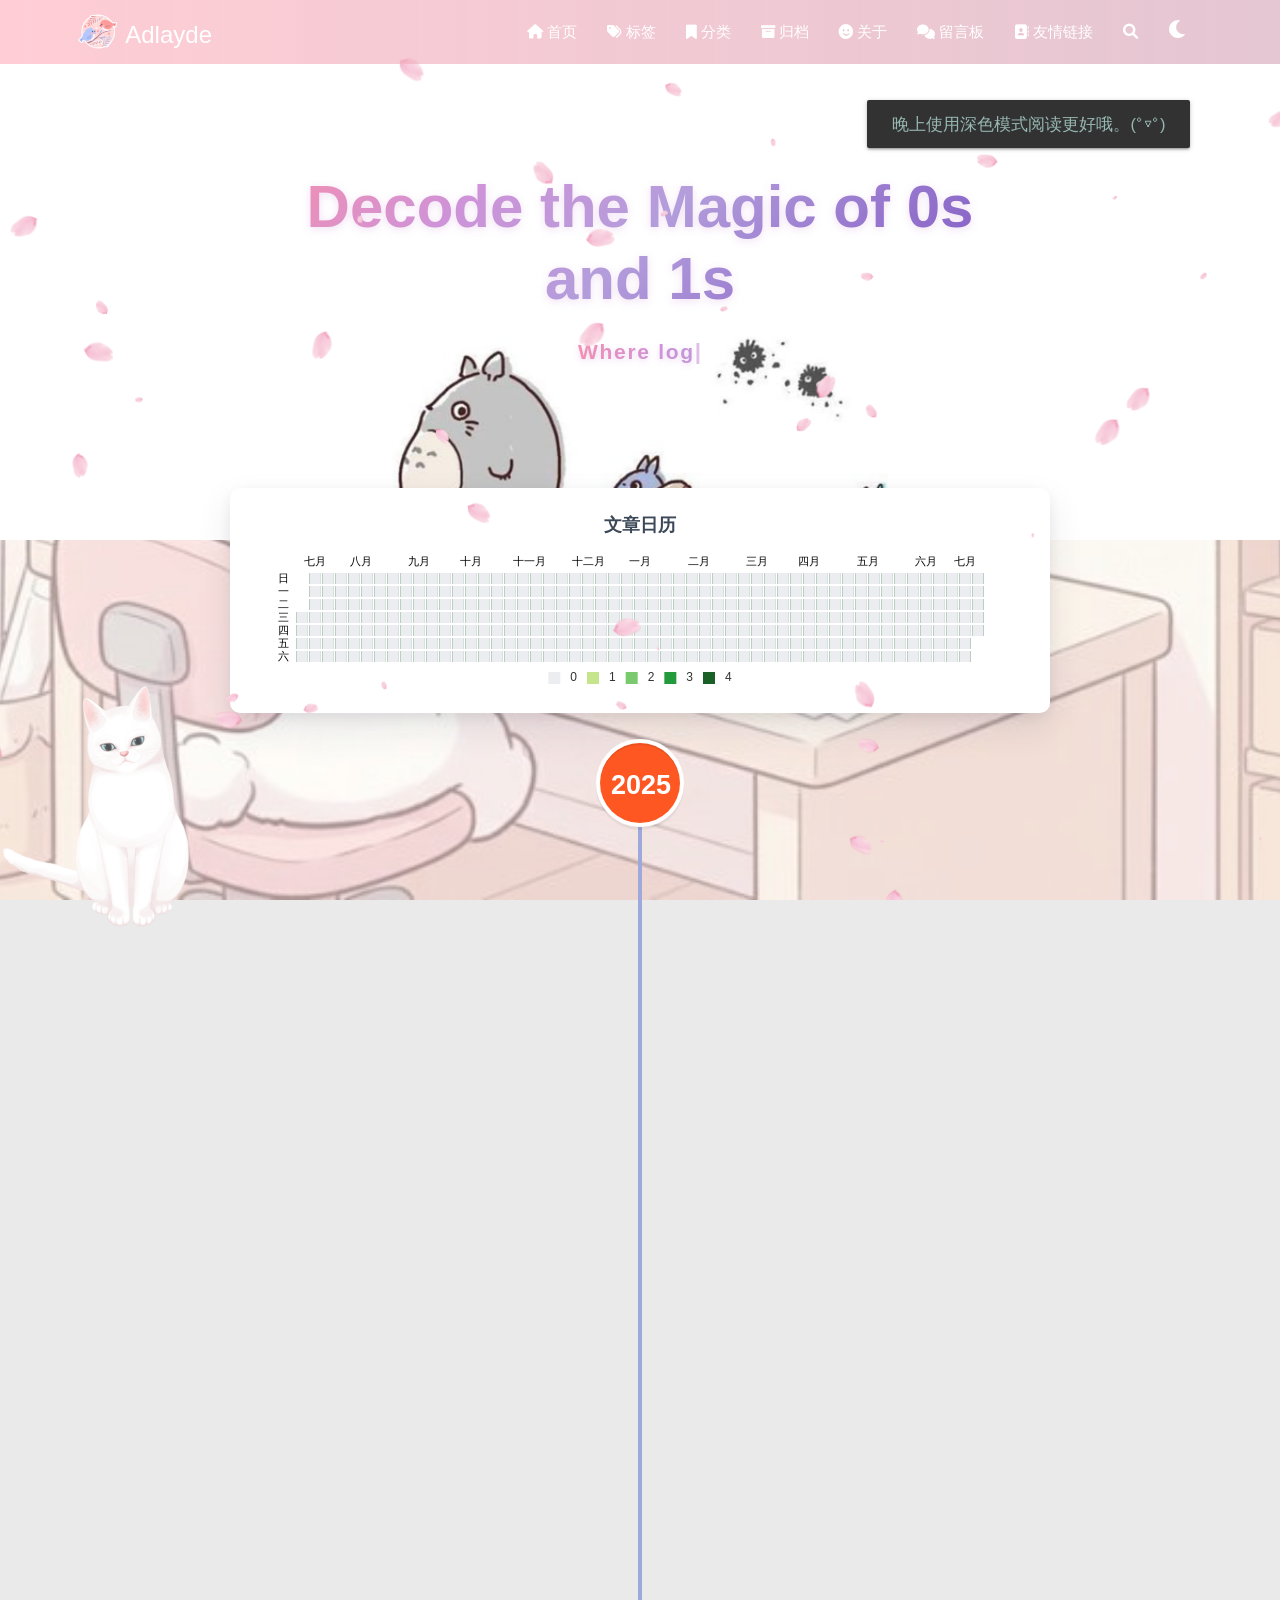
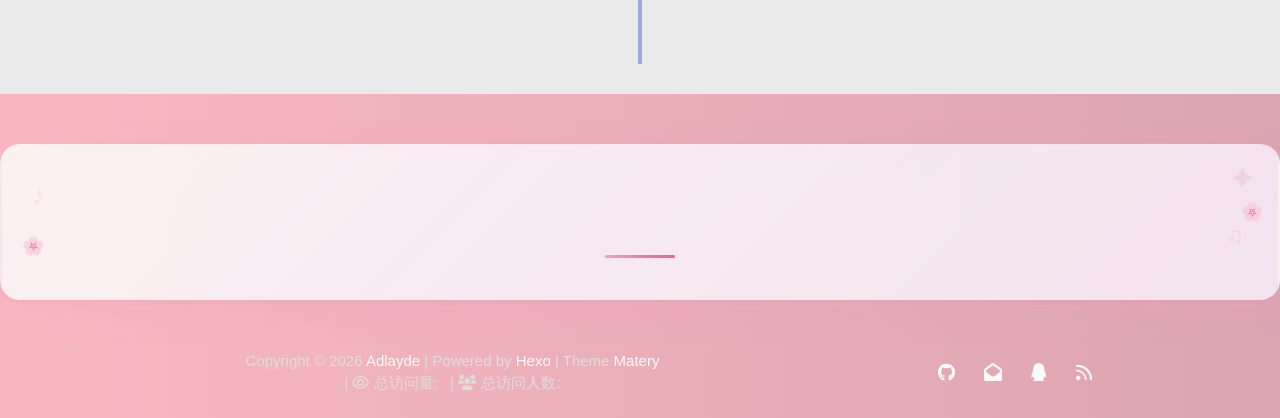
<file: archives/index.html>
<!DOCTYPE HTML>
<html lang="zh-CN">


<head>
    <meta charset="utf-8">
    <meta name="keywords" content="归档, 技术,编程,博客">
    <meta name="description" content="return to freedom">
    <meta http-equiv="X-UA-Compatible" content="IE=edge">
    <meta name="viewport" content="width=device-width, initial-scale=1.0, user-scalable=no">
    <meta name="renderer" content="webkit|ie-stand|ie-comp">
    <meta name="mobile-web-app-capable" content="yes">
    <meta name="format-detection" content="telephone=no">
    <meta name="apple-mobile-web-app-capable" content="yes">
    <meta name="apple-mobile-web-app-status-bar-style" content="black-translucent">
    <meta name="referrer" content="no-referrer-when-downgrade">
    <!-- Global site tag (gtag.js) - Google Analytics -->


    <title>归档 | Adlayde</title>
    <link rel="icon" type="image/png" href="/favicon.png">
    
    <style>
        body{
            background-image: url(/medias/background.jpg);
            background-repeat:no-repeat;
            background-size: 100% 100%;
            background-attachment:fixed;
        }
    </style>



    <!-- bg-cover style     -->



<link rel="stylesheet" type="text/css" href="/libs/awesome/css/all.min.css">
<link rel="stylesheet" type="text/css" href="/libs/materialize/materialize.min.css">
<link rel="stylesheet" type="text/css" href="/libs/aos/aos.css">
<link rel="stylesheet" type="text/css" href="/libs/animate/animate.min.css">
<link rel="stylesheet" type="text/css" href="/libs/lightGallery/css/lightgallery.min.css">
<link rel="stylesheet" type="text/css" href="/css/matery.css">
<link rel="stylesheet" type="text/css" href="/css/my.css">
<link rel="stylesheet" type="text/css" href="/css/dark.css" media="none" onload="if(media!='all')media='all'">




    <link rel="stylesheet" href="/libs/tocbot/tocbot.css">
    <link rel="stylesheet" href="/css/post.css">




    
        <link rel="stylesheet" type="text/css" href="/css/reward.css">
    



    <script src="/libs/jquery/jquery-3.6.0.min.js"></script>

<meta name="generator" content="Hexo 7.3.0">
<style>.github-emoji { position: relative; display: inline-block; width: 1.2em; min-height: 1.2em; overflow: hidden; vertical-align: top; color: transparent; }  .github-emoji > span { position: relative; z-index: 10; }  .github-emoji img, .github-emoji .fancybox { margin: 0 !important; padding: 0 !important; border: none !important; outline: none !important; text-decoration: none !important; user-select: none !important; cursor: auto !important; }  .github-emoji img { height: 1.2em !important; width: 1.2em !important; position: absolute !important; left: 50% !important; top: 50% !important; transform: translate(-50%, -50%) !important; user-select: none !important; cursor: auto !important; } .github-emoji-fallback { color: inherit; } .github-emoji-fallback img { opacity: 0 !important; }</style>
</head>


<body>
    <!-- 页面加载动画遮罩 -->
    <div id="page-loader">
        <img class="loader-gif" src="/medias/loader/loading.svg" alt="Loading">
    </div>

    <header class="navbar-fixed">
    <nav id="headNav" class="bg-color nav-transparent">
        <div id="navContainer" class="nav-wrapper container">
            <div class="brand-logo">
                <a href="/" class="waves-effect waves-light">
                    
                    <img src="/medias/logo.png" class="logo-img" alt="LOGO">
                    
                    <span class="logo-span">Adlayde</span>
                </a>
            </div>
            

<a href="#" data-target="mobile-nav" class="sidenav-trigger button-collapse"><i class="fas fa-bars"></i></a>
<ul class="right nav-menu">
  
  <li class="hide-on-med-and-down nav-item">
    
    <a href="/" class="waves-effect waves-light">
      
      <i class="fas fa-home" style="zoom: 0.6;"></i>
      
      <span>首页</span>
    </a>
    
  </li>
  
  <li class="hide-on-med-and-down nav-item">
    
    <a href="/tags" class="waves-effect waves-light">
      
      <i class="fas fa-tags" style="zoom: 0.6;"></i>
      
      <span>标签</span>
    </a>
    
  </li>
  
  <li class="hide-on-med-and-down nav-item">
    
    <a href="/categories" class="waves-effect waves-light">
      
      <i class="fas fa-bookmark" style="zoom: 0.6;"></i>
      
      <span>分类</span>
    </a>
    
  </li>
  
  <li class="hide-on-med-and-down nav-item">
    
    <a href="/archives" class="waves-effect waves-light">
      
      <i class="fas fa-archive" style="zoom: 0.6;"></i>
      
      <span>归档</span>
    </a>
    
  </li>
  
  <li class="hide-on-med-and-down nav-item">
    
    <a href="/about" class="waves-effect waves-light">
      
      <i class="fa-solid fa-face-smile fa-shake" style="zoom: 0.6;"></i>
      
      <span>关于</span>
    </a>
    
  </li>
  
  <li class="hide-on-med-and-down nav-item">
    
    <a href="/contact" class="waves-effect waves-light">
      
      <i class="fas fa-comments" style="zoom: 0.6;"></i>
      
      <span>留言板</span>
    </a>
    
  </li>
  
  <li class="hide-on-med-and-down nav-item">
    
    <a href="/friends" class="waves-effect waves-light">
      
      <i class="fas fa-address-book" style="zoom: 0.6;"></i>
      
      <span>友情链接</span>
    </a>
    
  </li>
  
  <li>
    <a href="#searchModal" class="modal-trigger waves-effect waves-light">
      <i id="searchIcon" class="fas fa-search" title="搜索" style="zoom: 0.85;"></i>
    </a>
  </li>
  <li>
    <a href="javascript:;" class="waves-effect waves-light" onclick="switchNightMode()" title="深色/浅色模式" >
      <i id="sum-moon-icon" class="fas fa-sun" style="zoom: 0.85;"></i>
    </a>
  </li>
</ul>


<div id="mobile-nav" class="side-nav sidenav">

    <div class="mobile-head bg-color">
        
        <img src="/medias/logo.png" class="logo-img circle responsive-img">
        
        <div class="logo-name">Adlayde</div>
        <div class="logo-desc">
            
            return to freedom
            
        </div>
    </div>

    <ul class="menu-list mobile-menu-list">
        
        <li class="m-nav-item">
	  
		<a href="/" class="waves-effect waves-light">
			
			    <i class="fa-fw fas fa-home"></i>
			
			首页
		</a>
          
        </li>
        
        <li class="m-nav-item">
	  
		<a href="/tags" class="waves-effect waves-light">
			
			    <i class="fa-fw fas fa-tags"></i>
			
			标签
		</a>
          
        </li>
        
        <li class="m-nav-item">
	  
		<a href="/categories" class="waves-effect waves-light">
			
			    <i class="fa-fw fas fa-bookmark"></i>
			
			分类
		</a>
          
        </li>
        
        <li class="m-nav-item">
	  
		<a href="/archives" class="waves-effect waves-light">
			
			    <i class="fa-fw fas fa-archive"></i>
			
			归档
		</a>
          
        </li>
        
        <li class="m-nav-item">
	  
		<a href="/about" class="waves-effect waves-light">
			
			    <i class="fa-fw fa-solid fa-face-smile fa-shake"></i>
			
			关于
		</a>
          
        </li>
        
        <li class="m-nav-item">
	  
		<a href="/contact" class="waves-effect waves-light">
			
			    <i class="fa-fw fas fa-comments"></i>
			
			留言板
		</a>
          
        </li>
        
        <li class="m-nav-item">
	  
		<a href="/friends" class="waves-effect waves-light">
			
			    <i class="fa-fw fas fa-address-book"></i>
			
			友情链接
		</a>
          
        </li>
        
        
        <li><div class="divider"></div></li>
        <li>
            <a href="https://github.com/blinkfox/hexo-theme-matery" class="waves-effect waves-light" target="_blank">
                <i class="fab fa-github-square fa-fw"></i>Fork Me
            </a>
        </li>
        
    </ul>
</div>


        </div>

        
            <style>
    .nav-transparent .github-corner {
        display: none !important;
    }

    .github-corner {
        position: absolute;
        z-index: 10;
        top: 0;
        right: 0;
        border: 0;
        transform: scale(1.1);
    }

    .github-corner svg {
        color: #0f9d58;
        fill: #fff;
        height: 64px;
        width: 64px;
    }

    .github-corner:hover .octo-arm {
        animation: a 0.56s ease-in-out;
    }

    .github-corner .octo-arm {
        animation: none;
    }

    @keyframes a {
        0%,
        to {
            transform: rotate(0);
        }
        20%,
        60% {
            transform: rotate(-25deg);
        }
        40%,
        80% {
            transform: rotate(10deg);
        }
    }
</style>

<a href="https://github.com/blinkfox/hexo-theme-matery" class="github-corner tooltipped hide-on-med-and-down" target="_blank"
   data-tooltip="Fork Me" data-position="left" data-delay="50">
    <svg viewBox="0 0 250 250" aria-hidden="true">
        <path d="M0,0 L115,115 L130,115 L142,142 L250,250 L250,0 Z"></path>
        <path d="M128.3,109.0 C113.8,99.7 119.0,89.6 119.0,89.6 C122.0,82.7 120.5,78.6 120.5,78.6 C119.2,72.0 123.4,76.3 123.4,76.3 C127.3,80.9 125.5,87.3 125.5,87.3 C122.9,97.6 130.6,101.9 134.4,103.2"
              fill="currentColor" style="transform-origin: 130px 106px;" class="octo-arm"></path>
        <path d="M115.0,115.0 C114.9,115.1 118.7,116.5 119.8,115.4 L133.7,101.6 C136.9,99.2 139.9,98.4 142.2,98.6 C133.8,88.0 127.5,74.4 143.8,58.0 C148.5,53.4 154.0,51.2 159.7,51.0 C160.3,49.4 163.2,43.6 171.4,40.1 C171.4,40.1 176.1,42.5 178.8,56.2 C183.1,58.6 187.2,61.8 190.9,65.4 C194.5,69.0 197.7,73.2 200.1,77.6 C213.8,80.2 216.3,84.9 216.3,84.9 C212.7,93.1 206.9,96.0 205.4,96.6 C205.1,102.4 203.0,107.8 198.3,112.5 C181.9,128.9 168.3,122.5 157.7,114.1 C157.9,116.9 156.7,120.9 152.7,124.9 L141.0,136.5 C139.8,137.7 141.6,141.9 141.8,141.8 Z"
              fill="currentColor" class="octo-body"></path>
    </svg>
</a>
        
    </nav>

</header>

    <div class="bg-cover pd-header about-cover">
    <div class="container">
    <div class="row">
    <div class="col s10 offset-s1 m8 offset-m2 l8 offset-l2">
        <div class="brand">
            <div class="title center-align">
                
                Decode the Magic of 0s and 1s
                
            </div>

            <div class="description center-align">
                
                <span id="subtitle"></span>
                <script src="/libs/typed/typed.js"></script>
                <script>
                    var typed = new Typed("#subtitle", {
                        strings: [ 
                            
                                "Where logic meets liberty",
                            
                                "A journey from bits to infinity",
                            
                                "Chasing the wind,writing the void",
                            
                        ],
                        startDelay: 300,
                        typeSpeed: 100,
                        loop: true,
                        backSpeed: 50,
                        showCursor: true
                    });
                </script>
                
            </div>
        </div>
    </div>
</div>


<script>
    // 每天切换 banner 图.  Switch banner image every day.
    var bannerUrl = "/medias/banner/" + new Date().getDay() + '.jpg';
    $('.bg-cover').css('background-image', 'url(' + bannerUrl + ')');
</script>
<script>
    
      // 每天切换 banner 图.  Switch banner image every day.
      var bannerUrl = "/medias/banner/" + new Date().getDay() + '.jpg';
    
    $('.bg-cover.about-cover').css('background-image', 'url(' + bannerUrl + ')');

</script>


    </div>
</div>

<main class="content">

    
    <div class="container archive-calendar">
    <div class="card">
        <div id="post-calendar" class="card-content"></div>
    </div>
</div>

<script type="text/javascript" src="/libs/echarts/echarts.min.js"></script>
<script type="text/javascript">
    let myChart = echarts.init(document.getElementById('post-calendar'));

    

    let option = {
        title: {
            top: 0,
            text: '文章日历',
            left: 'center',
            textStyle: {
                color: '#3C4858'
            }
        },
        tooltip: {
            padding: 10,
            backgroundColor: '#555',
            borderColor: '#777',
            borderWidth: 1,
            formatter: function (obj) {
                var value = obj.value;
                return '<div style="font-size: 14px;">' + value[0] + '：' + value[1] + '</div>';
            }
        },
        visualMap: {
            show: true,
            showLabel: true,
            categories: [0, 1, 2, 3, 4],
            calculable: true,
            inRange: {
                symbol: 'rect',
                color: ['#ebedf0', '#c6e48b', '#7bc96f', '#239a3b', '#196127']
            },
            itemWidth: 12,
            itemHeight: 12,
            orient: 'horizontal',
            left: 'center',
            bottom: 0
        },
        calendar: [{
            left: 'center',
            range: ["2025-07-16", "2026-07-16"],
            cellSize: [13, 13],
            splitLine: {
                show: false
            },
            itemStyle: {
                color: '#196127',
                borderColor: '#fff',
                borderWidth: 2
            },
            yearLabel: {
                show: false
            },
            monthLabel: {
                nameMap: 'cn',
                fontSize: 11
            },
            dayLabel: {
                formatter: '{start}  1st',
                nameMap: 'cn',
                fontSize: 11
            }
        }],
        series: [{
            type: 'heatmap',
            coordinateSystem: 'calendar',
            calendarIndex: 0,
            data: [["2025-07-16", 0], ["2025-07-17", 0], ["2025-07-18", 0], ["2025-07-19", 0], ["2025-07-20", 0], ["2025-07-21", 0], ["2025-07-22", 0], ["2025-07-23", 0], ["2025-07-24", 0], ["2025-07-25", 0], ["2025-07-26", 0], ["2025-07-27", 0], ["2025-07-28", 0], ["2025-07-29", 0], ["2025-07-30", 0], ["2025-07-31", 0], ["2025-08-01", 0], ["2025-08-02", 0], ["2025-08-03", 0], ["2025-08-04", 0], ["2025-08-05", 0], ["2025-08-06", 0], ["2025-08-07", 0], ["2025-08-08", 0], ["2025-08-09", 0], ["2025-08-10", 0], ["2025-08-11", 0], ["2025-08-12", 0], ["2025-08-13", 0], ["2025-08-14", 0], ["2025-08-15", 0], ["2025-08-16", 0], ["2025-08-17", 0], ["2025-08-18", 0], ["2025-08-19", 0], ["2025-08-20", 0], ["2025-08-21", 0], ["2025-08-22", 0], ["2025-08-23", 0], ["2025-08-24", 0], ["2025-08-25", 0], ["2025-08-26", 0], ["2025-08-27", 0], ["2025-08-28", 0], ["2025-08-29", 0], ["2025-08-30", 0], ["2025-08-31", 0], ["2025-09-01", 0], ["2025-09-02", 0], ["2025-09-03", 0], ["2025-09-04", 0], ["2025-09-05", 0], ["2025-09-06", 0], ["2025-09-07", 0], ["2025-09-08", 0], ["2025-09-09", 0], ["2025-09-10", 0], ["2025-09-11", 0], ["2025-09-12", 0], ["2025-09-13", 0], ["2025-09-14", 0], ["2025-09-15", 0], ["2025-09-16", 0], ["2025-09-17", 0], ["2025-09-18", 0], ["2025-09-19", 0], ["2025-09-20", 0], ["2025-09-21", 0], ["2025-09-22", 0], ["2025-09-23", 0], ["2025-09-24", 0], ["2025-09-25", 0], ["2025-09-26", 0], ["2025-09-27", 0], ["2025-09-28", 0], ["2025-09-29", 0], ["2025-09-30", 0], ["2025-10-01", 0], ["2025-10-02", 0], ["2025-10-03", 0], ["2025-10-04", 0], ["2025-10-05", 0], ["2025-10-06", 0], ["2025-10-07", 0], ["2025-10-08", 0], ["2025-10-09", 0], ["2025-10-10", 0], ["2025-10-11", 0], ["2025-10-12", 0], ["2025-10-13", 0], ["2025-10-14", 0], ["2025-10-15", 0], ["2025-10-16", 0], ["2025-10-17", 0], ["2025-10-18", 0], ["2025-10-19", 0], ["2025-10-20", 0], ["2025-10-21", 0], ["2025-10-22", 0], ["2025-10-23", 0], ["2025-10-24", 0], ["2025-10-25", 0], ["2025-10-26", 0], ["2025-10-27", 0], ["2025-10-28", 0], ["2025-10-29", 0], ["2025-10-30", 0], ["2025-10-31", 0], ["2025-11-01", 0], ["2025-11-02", 0], ["2025-11-03", 0], ["2025-11-04", 0], ["2025-11-05", 0], ["2025-11-06", 0], ["2025-11-07", 0], ["2025-11-08", 0], ["2025-11-09", 0], ["2025-11-10", 0], ["2025-11-11", 0], ["2025-11-12", 0], ["2025-11-13", 0], ["2025-11-14", 0], ["2025-11-15", 0], ["2025-11-16", 0], ["2025-11-17", 0], ["2025-11-18", 0], ["2025-11-19", 0], ["2025-11-20", 0], ["2025-11-21", 0], ["2025-11-22", 0], ["2025-11-23", 0], ["2025-11-24", 0], ["2025-11-25", 0], ["2025-11-26", 0], ["2025-11-27", 0], ["2025-11-28", 0], ["2025-11-29", 0], ["2025-11-30", 0], ["2025-12-01", 0], ["2025-12-02", 0], ["2025-12-03", 0], ["2025-12-04", 0], ["2025-12-05", 0], ["2025-12-06", 0], ["2025-12-07", 0], ["2025-12-08", 0], ["2025-12-09", 0], ["2025-12-10", 0], ["2025-12-11", 0], ["2025-12-12", 0], ["2025-12-13", 0], ["2025-12-14", 0], ["2025-12-15", 0], ["2025-12-16", 0], ["2025-12-17", 0], ["2025-12-18", 0], ["2025-12-19", 0], ["2025-12-20", 0], ["2025-12-21", 0], ["2025-12-22", 0], ["2025-12-23", 0], ["2025-12-24", 0], ["2025-12-25", 0], ["2025-12-26", 0], ["2025-12-27", 0], ["2025-12-28", 0], ["2025-12-29", 0], ["2025-12-30", 0], ["2025-12-31", 0], ["2026-01-01", 0], ["2026-01-02", 0], ["2026-01-03", 0], ["2026-01-04", 0], ["2026-01-05", 0], ["2026-01-06", 0], ["2026-01-07", 0], ["2026-01-08", 0], ["2026-01-09", 0], ["2026-01-10", 0], ["2026-01-11", 0], ["2026-01-12", 0], ["2026-01-13", 0], ["2026-01-14", 0], ["2026-01-15", 0], ["2026-01-16", 0], ["2026-01-17", 0], ["2026-01-18", 0], ["2026-01-19", 0], ["2026-01-20", 0], ["2026-01-21", 0], ["2026-01-22", 0], ["2026-01-23", 0], ["2026-01-24", 0], ["2026-01-25", 0], ["2026-01-26", 0], ["2026-01-27", 0], ["2026-01-28", 0], ["2026-01-29", 0], ["2026-01-30", 0], ["2026-01-31", 0], ["2026-02-01", 0], ["2026-02-02", 0], ["2026-02-03", 0], ["2026-02-04", 0], ["2026-02-05", 0], ["2026-02-06", 0], ["2026-02-07", 0], ["2026-02-08", 0], ["2026-02-09", 0], ["2026-02-10", 0], ["2026-02-11", 0], ["2026-02-12", 0], ["2026-02-13", 0], ["2026-02-14", 0], ["2026-02-15", 0], ["2026-02-16", 0], ["2026-02-17", 0], ["2026-02-18", 0], ["2026-02-19", 0], ["2026-02-20", 0], ["2026-02-21", 0], ["2026-02-22", 0], ["2026-02-23", 0], ["2026-02-24", 0], ["2026-02-25", 0], ["2026-02-26", 0], ["2026-02-27", 0], ["2026-02-28", 0], ["2026-03-01", 0], ["2026-03-02", 0], ["2026-03-03", 0], ["2026-03-04", 0], ["2026-03-05", 0], ["2026-03-06", 0], ["2026-03-07", 0], ["2026-03-08", 0], ["2026-03-09", 0], ["2026-03-10", 0], ["2026-03-11", 0], ["2026-03-12", 0], ["2026-03-13", 0], ["2026-03-14", 0], ["2026-03-15", 0], ["2026-03-16", 0], ["2026-03-17", 0], ["2026-03-18", 0], ["2026-03-19", 0], ["2026-03-20", 0], ["2026-03-21", 0], ["2026-03-22", 0], ["2026-03-23", 0], ["2026-03-24", 0], ["2026-03-25", 0], ["2026-03-26", 0], ["2026-03-27", 0], ["2026-03-28", 0], ["2026-03-29", 0], ["2026-03-30", 0], ["2026-03-31", 0], ["2026-04-01", 0], ["2026-04-02", 0], ["2026-04-03", 0], ["2026-04-04", 0], ["2026-04-05", 0], ["2026-04-06", 0], ["2026-04-07", 0], ["2026-04-08", 0], ["2026-04-09", 0], ["2026-04-10", 0], ["2026-04-11", 0], ["2026-04-12", 0], ["2026-04-13", 0], ["2026-04-14", 0], ["2026-04-15", 0], ["2026-04-16", 0], ["2026-04-17", 0], ["2026-04-18", 0], ["2026-04-19", 0], ["2026-04-20", 0], ["2026-04-21", 0], ["2026-04-22", 0], ["2026-04-23", 0], ["2026-04-24", 0], ["2026-04-25", 0], ["2026-04-26", 0], ["2026-04-27", 0], ["2026-04-28", 0], ["2026-04-29", 0], ["2026-04-30", 0], ["2026-05-01", 0], ["2026-05-02", 0], ["2026-05-03", 0], ["2026-05-04", 0], ["2026-05-05", 0], ["2026-05-06", 0], ["2026-05-07", 0], ["2026-05-08", 0], ["2026-05-09", 0], ["2026-05-10", 0], ["2026-05-11", 0], ["2026-05-12", 0], ["2026-05-13", 0], ["2026-05-14", 0], ["2026-05-15", 0], ["2026-05-16", 0], ["2026-05-17", 0], ["2026-05-18", 0], ["2026-05-19", 0], ["2026-05-20", 0], ["2026-05-21", 0], ["2026-05-22", 0], ["2026-05-23", 0], ["2026-05-24", 0], ["2026-05-25", 0], ["2026-05-26", 0], ["2026-05-27", 0], ["2026-05-28", 0], ["2026-05-29", 0], ["2026-05-30", 0], ["2026-05-31", 0], ["2026-06-01", 0], ["2026-06-02", 0], ["2026-06-03", 0], ["2026-06-04", 0], ["2026-06-05", 0], ["2026-06-06", 0], ["2026-06-07", 0], ["2026-06-08", 0], ["2026-06-09", 0], ["2026-06-10", 0], ["2026-06-11", 0], ["2026-06-12", 0], ["2026-06-13", 0], ["2026-06-14", 0], ["2026-06-15", 0], ["2026-06-16", 0], ["2026-06-17", 0], ["2026-06-18", 0], ["2026-06-19", 0], ["2026-06-20", 0], ["2026-06-21", 0], ["2026-06-22", 0], ["2026-06-23", 0], ["2026-06-24", 0], ["2026-06-25", 0], ["2026-06-26", 0], ["2026-06-27", 0], ["2026-06-28", 0], ["2026-06-29", 0], ["2026-06-30", 0], ["2026-07-01", 0], ["2026-07-02", 0], ["2026-07-03", 0], ["2026-07-04", 0], ["2026-07-05", 0], ["2026-07-06", 0], ["2026-07-07", 0], ["2026-07-08", 0], ["2026-07-09", 0], ["2026-07-10", 0], ["2026-07-11", 0], ["2026-07-12", 0], ["2026-07-13", 0], ["2026-07-14", 0], ["2026-07-15", 0], ["2026-07-16", 0]]
        }]

    };

    myChart.setOption(option);
</script>

    

    

    <div id="cd-timeline" class="container">
        
        <div class="cd-timeline-block">

            
            
            
            <div class="cd-timeline-img year" data-aos="zoom-in-up">
                <a href="/archives/2025">2025</a>
            </div>
            

            
            
            
            <div class="cd-timeline-img month" data-aos="zoom-in-up">
                <a href="/archives/2025/03">03</a>
            </div>
            

            
            <div class="cd-timeline-img day" data-aos="zoom-in-up">
                <span>14</span>
            </div>
            <article class="cd-timeline-content" data-aos="fade-up">
                <div class="article col s12 m6">
                    <div class="card">
                        <a href="/2025/03/14/first-blog/">
                            <div class="card-image">
                                
                                <img src="/medias/post/first_blog.jpg" class="responsive-img" alt="first blog">
                                
                                <span class="card-title">first blog</span>
                            </div>
                        </a>
                        <div class="card-content article-content">
                            <div class="summary block-with-text">
                                
                                    first blog二叉搜索树（BST）平衡重建算法本文介绍一个基于中序遍历重建的二叉搜索树平衡算法，包含插入、中序遍历收集、高度计算、平衡重建等功能。
完整代码#include&lt;bits/stdc++.h&gt;
using nam
                                
                            </div>
                            <div class="publish-info">
                                <span class="publish-date">
                                    <i class="far fa-clock fa-fw icon-date"></i>2025-03-14
                                </span>
                                <span class="publish-author">
                                    
                                    <i class="fas fa-bookmark fa-fw icon-category"></i>
                                    
                                    <a href="/categories/%E6%9D%82%E8%AE%B0/" class="post-category">
                                    杂记
                                    </a>
                                    
                                    
                                </span>
                            </div>
                        </div>

                        
                    </div>
                </div>
            </article>
        </div>
        
        <div class="cd-timeline-block">

            
            

            
            

            
            <div class="cd-timeline-img day" data-aos="zoom-in-up">
                <span>14</span>
            </div>
            <article class="cd-timeline-content" data-aos="fade-up">
                <div class="article col s12 m6">
                    <div class="card">
                        <a href="/2025/03/14/hello-world/">
                            <div class="card-image">
                                
                                <img src="/medias/post/hello_world.jpg" class="responsive-img" alt="Hello World">
                                
                                <span class="card-title">Hello World</span>
                            </div>
                        </a>
                        <div class="card-content article-content">
                            <div class="summary block-with-text">
                                
                                    Welcome to Hexo! This is your very first post. Check documentation for more info. If you get any problems when using Hex
                                
                            </div>
                            <div class="publish-info">
                                <span class="publish-date">
                                    <i class="far fa-clock fa-fw icon-date"></i>2025-03-14
                                </span>
                                <span class="publish-author">
                                    
                                    <i class="fas fa-bookmark fa-fw icon-category"></i>
                                    
                                    <a href="/categories/%E6%9D%82%E8%AE%B0/" class="post-category">
                                    杂记
                                    </a>
                                    
                                    
                                </span>
                            </div>
                        </div>

                        
                    </div>
                </div>
            </article>
        </div>
        
    </div>

</main>




    <footer class="page-footer bg-color">
    
        <link rel="stylesheet" href="/libs/aplayer/APlayer.min.css">
<style>
    .aplayer .aplayer-lrc p {
        
        display: none;
        
        font-size: 12px;
        font-weight: 700;
        line-height: 16px !important;
    }

    .aplayer .aplayer-lrc p.aplayer-lrc-current {
        
        display: none;
        
        font-size: 15px;
        color: #E91E63;
    }

    
    .aplayer.aplayer-fixed.aplayer-narrow .aplayer-body {
        left: -66px !important;
    }

    .aplayer.aplayer-fixed.aplayer-narrow .aplayer-body:hover {
        left: 0px !important;
    }

    
</style>
<div class="">
    <div class="music-card">
        

        <div class="music-deco">
            <span class="music-star s1">✦</span>
            <span class="music-petal p1">🌸</span>
            <span class="music-petal p2">🌸</span>
            <span class="music-note n1">♪</span>
            <span class="music-note n2">♫</span>
        </div>

        <div class="music-content">
            <div class="row">
                <div class="col l8 offset-l2 m10 offset-m1 s12">
                    <meting-js
                        server="netease"
                        type="playlist"
                        id="503838841"
                        fixed='true'
                        autoplay='false'
                        theme='#E91E63'
                        loop='all'
                        order='random'
                        preload='auto'
                        volume='0.7'
                        list-folded='true'
                    >
                    </meting-js>
                </div>
            </div>
        </div>

        <div class="music-line"></div>
    </div>
</div>

<script src="/libs/aplayer/APlayer.min.js"></script>
<script src="/libs/aplayer/Meting.min.js"></script>

    

    <div class="container row center-align"
         style="margin-bottom: 0px !important;">
        <div class="col s12 m8 l8 copy-right">
            Copyright&nbsp;&copy;
            
                <span id="year">2026</span>
            
            <a href="/about" target="_blank">Adlayde</a>
            |&nbsp;Powered by&nbsp;<a href="https://hexo.io/" target="_blank">Hexo</a>
            |&nbsp;Theme&nbsp;<a href="https://github.com/blinkfox/hexo-theme-matery" target="_blank">Matery</a>
            
            <br>
            
            
            
                
            
            
                <span id="busuanzi_container_site_pv">
                &nbsp;|&nbsp;<i class="far fa-eye"></i>&nbsp;总访问量:&nbsp;
                    <span id="busuanzi_value_site_pv" class="white-color"></span>
            </span>
            
            
                <span id="busuanzi_container_site_uv">
                &nbsp;|&nbsp;<i class="fas fa-users"></i>&nbsp;总访问人数:&nbsp;
                    <span id="busuanzi_value_site_uv" class="white-color"></span>
            </span>
            
            <br>

            <!-- 运行天数提醒. -->
            
            <br>
            
        </div>
        <div class="col s12 m4 l4 social-link social-statis">
    <a href="https://github.com/adlayde" class="tooltipped" target="_blank" data-tooltip="访问我的GitHub" data-position="top" data-delay="50">
        <i class="fab fa-github"></i>
    </a>



    <a href="mailto:estaraadlayde@gmail.com" class="tooltipped" target="_blank" data-tooltip="邮件联系我" data-position="top" data-delay="50">
        <i class="fas fa-envelope-open"></i>
    </a>







    <a href="tencent://AddContact/?fromId=50&fromSubId=1&subcmd=all&uin=258192961" class="tooltipped" target="_blank" data-tooltip="QQ联系我: 258192961" data-position="top" data-delay="50">
        <i class="fab fa-qq"></i>
    </a>







    <a href="/atom.xml" class="tooltipped" target="_blank" data-tooltip="RSS 订阅" data-position="top" data-delay="50">
        <i class="fas fa-rss"></i>
    </a>

</div>
    </div>
</footer>

<div class="progress-bar"></div>


    <!-- 搜索遮罩框 -->
<div id="searchModal" class="modal">
    <div class="modal-content">
        <div class="search-header">
            <span class="title"><i class="fas fa-search"></i>&nbsp;&nbsp;搜索</span>
            <input type="search" id="searchInput" name="s" placeholder="请输入搜索的关键字"
                   class="search-input">
        </div>
        <div id="searchResult"></div>
    </div>
</div>

<script type="text/javascript">
$(function () {
    var searchFunc = function (path, search_id, content_id) {
        'use strict';
        $.ajax({
            url: path,
            dataType: "xml",
            success: function (xmlResponse) {
                // get the contents from search data
                var datas = $("entry", xmlResponse).map(function () {
                    return {
                        title: $("title", this).text(),
                        content: $("content", this).text(),
                        url: $("url", this).text()
                    };
                }).get();
                var $input = document.getElementById(search_id);
                var $resultContent = document.getElementById(content_id);
                $input.addEventListener('input', function () {
                    var str = '<ul class=\"search-result-list\">';
                    var keywords = this.value.trim().toLowerCase().split(/[\s\-]+/);
                    $resultContent.innerHTML = "";
                    if (this.value.trim().length <= 0) {
                        return;
                    }
                    // perform local searching
                    datas.forEach(function (data) {
                        var isMatch = true;
                        var data_title = data.title.trim().toLowerCase();
                        var data_content = data.content.trim().replace(/<[^>]+>/g, "").toLowerCase();
                        var data_url = data.url;
                        data_url = data_url.indexOf('/') === 0 ? data.url : '/' + data_url;
                        var index_title = -1;
                        var index_content = -1;
                        var first_occur = -1;
                        // only match artiles with not empty titles and contents
                        if (data_title !== '' && data_content !== '') {
                            keywords.forEach(function (keyword, i) {
                                index_title = data_title.indexOf(keyword);
                                index_content = data_content.indexOf(keyword);
                                if (index_title < 0 && index_content < 0) {
                                    isMatch = false;
                                } else {
                                    if (index_content < 0) {
                                        index_content = 0;
                                    }
                                    if (i === 0) {
                                        first_occur = index_content;
                                    }
                                }
                            });
                        }
                        // show search results
                        if (isMatch) {
                            str += "<li><a href='" + data_url + "' class='search-result-title'>" + data_title + "</a>";
                            var content = data.content.trim().replace(/<[^>]+>/g, "");
                            if (first_occur >= 0) {
                                // cut out 100 characters
                                var start = first_occur - 20;
                                var end = first_occur + 80;
                                if (start < 0) {
                                    start = 0;
                                }
                                if (start === 0) {
                                    end = 100;
                                }
                                if (end > content.length) {
                                    end = content.length;
                                }
                                var match_content = content.substr(start, end);
                                // highlight all keywords
                                keywords.forEach(function (keyword) {
                                    var regS = new RegExp(keyword, "gi");
                                    match_content = match_content.replace(regS, "<em class=\"search-keyword\">" + keyword + "</em>");
                                });

                                str += "<p class=\"search-result\">" + match_content + "...</p>"
                            }
                            str += "</li>";
                        }
                    });
                    str += "</ul>";
                    $resultContent.innerHTML = str;
                });
            }
        });
    };

    searchFunc('/search.xml', 'searchInput', 'searchResult');
});
</script>

    <!-- 白天和黑夜主题 -->
<div class="stars-con">
    <div id="stars"></div>
    <div id="stars2"></div>
    <div id="stars3"></div>  
</div>

<script>
    function switchNightMode() {
        $('<div class="Cuteen_DarkSky"><div class="Cuteen_DarkPlanet"></div></div>').appendTo($('body')),
        setTimeout(function () {
            $('body').hasClass('DarkMode') 
            ? ($('body').removeClass('DarkMode'), localStorage.setItem('isDark', '0'), $('#sum-moon-icon').removeClass("fa-sun").addClass('fa-moon')) 
            : ($('body').addClass('DarkMode'), localStorage.setItem('isDark', '1'), $('#sum-moon-icon').addClass("fa-sun").removeClass('fa-moon')),
            
            setTimeout(function () {
            $('.Cuteen_DarkSky').fadeOut(1e3, function () {
                $(this).remove()
            })
            }, 2e3)
        })
    }
</script>

    <!-- 回到顶部按钮 -->
<div id="backTop" class="top-scroll">
    <a class="btn-floating btn-large waves-effect waves-light" href="#!">
        <i class="fas fa-arrow-up"></i>
    </a>
</div>


    <script src="/libs/materialize/materialize.min.js"></script>
    <script src="/libs/masonry/masonry.pkgd.min.js"></script>
    <script src="/libs/aos/aos.js"></script>
    <script src="/libs/scrollprogress/scrollProgress.min.js"></script>
    <script src="/libs/lightGallery/js/lightgallery-all.min.js"></script>
    <script src="/js/matery.js"></script>

    

    
    
    
        <script type="text/javascript">
            var windowWidth = $(window).width();
            if (windowWidth > 768) {
                document.write('<script type="text/javascript" src="/libs/others/sakura.js"><\/script>');
            }
        </script>
    

    <!-- 雪花特效 -->
    

    <!-- 鼠标星星特效 -->
    

     
        <script src="https://ssl.captcha.qq.com/TCaptcha.js"></script>
        <script src="/libs/others/TencentCaptcha.js"></script>
        <button id="TencentCaptcha" data-appid="xxxxxxxxxx" data-cbfn="callback" type="button" hidden></button>
    

    <!-- Baidu Analytics -->

    <!-- Baidu Push -->

<script>
    (function () {
        var bp = document.createElement('script');
        var curProtocol = window.location.protocol.split(':')[0];
        if (curProtocol === 'https') {
            bp.src = 'https://zz.bdstatic.com/linksubmit/push.js';
        } else {
            bp.src = 'http://push.zhanzhang.baidu.com/push.js';
        }
        var s = document.getElementsByTagName("script")[0];
        s.parentNode.insertBefore(bp, s);
    })();
</script>

    
    <script src="/libs/others/clicklove.js" async="async"></script>
    
    
    <script async src="/libs/others/busuanzi.pure.mini.js"></script>
    

    

    

    <!--腾讯兔小巢-->
    
    
    

    

    
    <script src="/libs/instantpage/instantpage.js" type="module"></script>
    

    <!-- 页面加载动画控制脚本 -->
    <script>
        (function() {
            var loader = document.getElementById('page-loader');
            
            window.addEventListener('load', function() {
                setTimeout(function() {
                    if (loader) {
                        loader.classList.add('loader-hidden');
                        setTimeout(function() {
                            if (loader.parentNode) {
                                loader.parentNode.removeChild(loader);
                            }
                        }, 500);
                    }
                }, 300);
            });

            setTimeout(function() {
                if (loader && !loader.classList.contains('loader-hidden')) {
                    loader.classList.add('loader-hidden');
                    setTimeout(function() {
                        if (loader.parentNode) {
                            loader.parentNode.removeChild(loader);
                        }
                    }, 500);
                }
            }, 5000);
        })();
    </script>

<script src="/live2dw/lib/L2Dwidget.min.js?094cbace49a39548bed64abff5988b05"></script><script>L2Dwidget.init({"pluginModelPath":"assets/","model":{"jsonPath":"/live2dw/assets/tororo.model.json"},"display":{"position":"left","width":265,"height":500,"hOffset":0,"vOffset":-150},"mobile":{"show":false},"react":{"opacity":1},"log":false,"pluginJsPath":"lib/","pluginRootPath":"live2dw/","tagMode":false});</script></body>
</html>
</file>
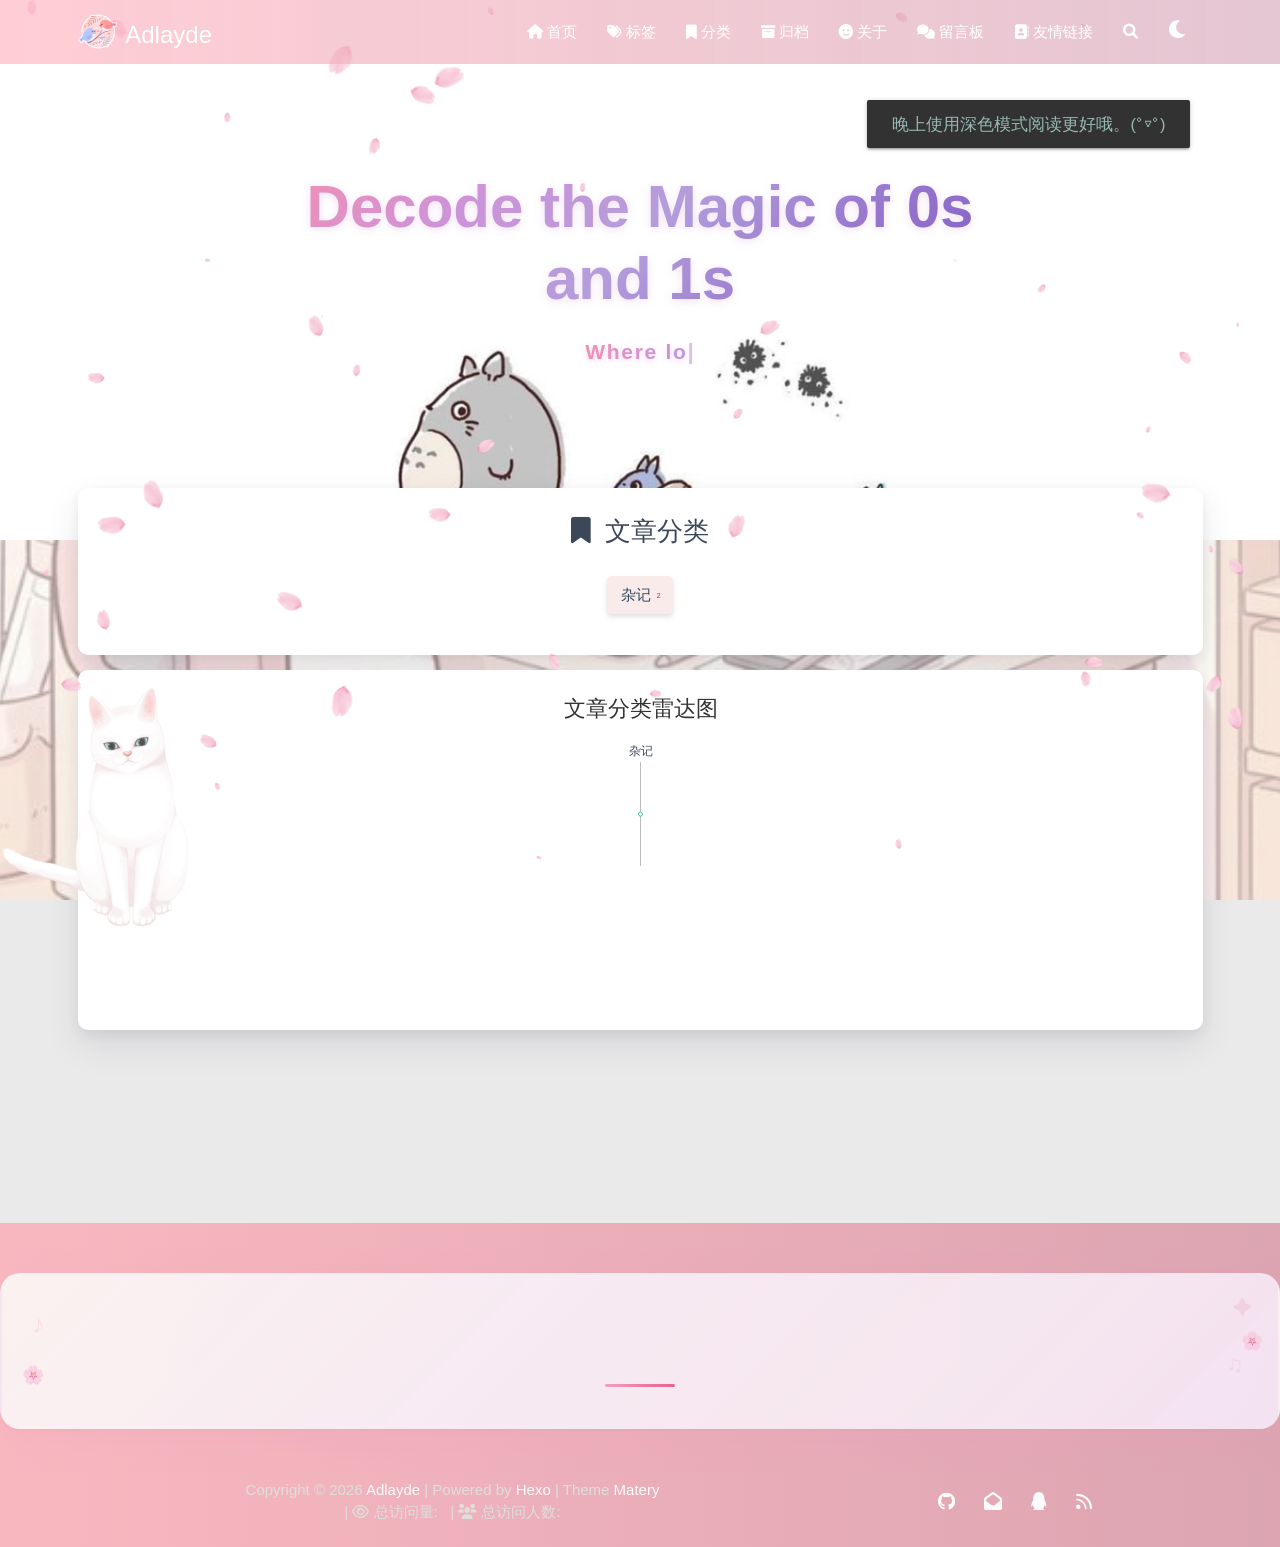
<file: categories/index.html>
<!DOCTYPE HTML>
<html lang="zh-CN">


<head>
    <meta charset="utf-8">
    <meta name="keywords" content="分类, 技术,编程,博客">
    <meta name="description" content="return to freedom">
    <meta http-equiv="X-UA-Compatible" content="IE=edge">
    <meta name="viewport" content="width=device-width, initial-scale=1.0, user-scalable=no">
    <meta name="renderer" content="webkit|ie-stand|ie-comp">
    <meta name="mobile-web-app-capable" content="yes">
    <meta name="format-detection" content="telephone=no">
    <meta name="apple-mobile-web-app-capable" content="yes">
    <meta name="apple-mobile-web-app-status-bar-style" content="black-translucent">
    <meta name="referrer" content="no-referrer-when-downgrade">
    <!-- Global site tag (gtag.js) - Google Analytics -->


    <title>分类 | Adlayde</title>
    <link rel="icon" type="image/png" href="/favicon.png">
    
    <style>
        body{
            background-image: url(/medias/background.jpg);
            background-repeat:no-repeat;
            background-size: 100% 100%;
            background-attachment:fixed;
        }
    </style>



    <!-- bg-cover style     -->



<link rel="stylesheet" type="text/css" href="/libs/awesome/css/all.min.css">
<link rel="stylesheet" type="text/css" href="/libs/materialize/materialize.min.css">
<link rel="stylesheet" type="text/css" href="/libs/aos/aos.css">
<link rel="stylesheet" type="text/css" href="/libs/animate/animate.min.css">
<link rel="stylesheet" type="text/css" href="/libs/lightGallery/css/lightgallery.min.css">
<link rel="stylesheet" type="text/css" href="/css/matery.css">
<link rel="stylesheet" type="text/css" href="/css/my.css">
<link rel="stylesheet" type="text/css" href="/css/dark.css" media="none" onload="if(media!='all')media='all'">




    <link rel="stylesheet" href="/libs/tocbot/tocbot.css">
    <link rel="stylesheet" href="/css/post.css">




    
        <link rel="stylesheet" type="text/css" href="/css/reward.css">
    



    <script src="/libs/jquery/jquery-3.6.0.min.js"></script>

<meta name="generator" content="Hexo 7.3.0">
<style>.github-emoji { position: relative; display: inline-block; width: 1.2em; min-height: 1.2em; overflow: hidden; vertical-align: top; color: transparent; }  .github-emoji > span { position: relative; z-index: 10; }  .github-emoji img, .github-emoji .fancybox { margin: 0 !important; padding: 0 !important; border: none !important; outline: none !important; text-decoration: none !important; user-select: none !important; cursor: auto !important; }  .github-emoji img { height: 1.2em !important; width: 1.2em !important; position: absolute !important; left: 50% !important; top: 50% !important; transform: translate(-50%, -50%) !important; user-select: none !important; cursor: auto !important; } .github-emoji-fallback { color: inherit; } .github-emoji-fallback img { opacity: 0 !important; }</style>
</head>


<body>
    <!-- 页面加载动画遮罩 -->
    <div id="page-loader">
        <img class="loader-gif" src="/medias/loader/loading.svg" alt="Loading">
    </div>

    <header class="navbar-fixed">
    <nav id="headNav" class="bg-color nav-transparent">
        <div id="navContainer" class="nav-wrapper container">
            <div class="brand-logo">
                <a href="/" class="waves-effect waves-light">
                    
                    <img src="/medias/logo.png" class="logo-img" alt="LOGO">
                    
                    <span class="logo-span">Adlayde</span>
                </a>
            </div>
            

<a href="#" data-target="mobile-nav" class="sidenav-trigger button-collapse"><i class="fas fa-bars"></i></a>
<ul class="right nav-menu">
  
  <li class="hide-on-med-and-down nav-item">
    
    <a href="/" class="waves-effect waves-light">
      
      <i class="fas fa-home" style="zoom: 0.6;"></i>
      
      <span>首页</span>
    </a>
    
  </li>
  
  <li class="hide-on-med-and-down nav-item">
    
    <a href="/tags" class="waves-effect waves-light">
      
      <i class="fas fa-tags" style="zoom: 0.6;"></i>
      
      <span>标签</span>
    </a>
    
  </li>
  
  <li class="hide-on-med-and-down nav-item">
    
    <a href="/categories" class="waves-effect waves-light">
      
      <i class="fas fa-bookmark" style="zoom: 0.6;"></i>
      
      <span>分类</span>
    </a>
    
  </li>
  
  <li class="hide-on-med-and-down nav-item">
    
    <a href="/archives" class="waves-effect waves-light">
      
      <i class="fas fa-archive" style="zoom: 0.6;"></i>
      
      <span>归档</span>
    </a>
    
  </li>
  
  <li class="hide-on-med-and-down nav-item">
    
    <a href="/about" class="waves-effect waves-light">
      
      <i class="fa-solid fa-face-smile fa-shake" style="zoom: 0.6;"></i>
      
      <span>关于</span>
    </a>
    
  </li>
  
  <li class="hide-on-med-and-down nav-item">
    
    <a href="/contact" class="waves-effect waves-light">
      
      <i class="fas fa-comments" style="zoom: 0.6;"></i>
      
      <span>留言板</span>
    </a>
    
  </li>
  
  <li class="hide-on-med-and-down nav-item">
    
    <a href="/friends" class="waves-effect waves-light">
      
      <i class="fas fa-address-book" style="zoom: 0.6;"></i>
      
      <span>友情链接</span>
    </a>
    
  </li>
  
  <li>
    <a href="#searchModal" class="modal-trigger waves-effect waves-light">
      <i id="searchIcon" class="fas fa-search" title="搜索" style="zoom: 0.85;"></i>
    </a>
  </li>
  <li>
    <a href="javascript:;" class="waves-effect waves-light" onclick="switchNightMode()" title="深色/浅色模式" >
      <i id="sum-moon-icon" class="fas fa-sun" style="zoom: 0.85;"></i>
    </a>
  </li>
</ul>


<div id="mobile-nav" class="side-nav sidenav">

    <div class="mobile-head bg-color">
        
        <img src="/medias/logo.png" class="logo-img circle responsive-img">
        
        <div class="logo-name">Adlayde</div>
        <div class="logo-desc">
            
            return to freedom
            
        </div>
    </div>

    <ul class="menu-list mobile-menu-list">
        
        <li class="m-nav-item">
	  
		<a href="/" class="waves-effect waves-light">
			
			    <i class="fa-fw fas fa-home"></i>
			
			首页
		</a>
          
        </li>
        
        <li class="m-nav-item">
	  
		<a href="/tags" class="waves-effect waves-light">
			
			    <i class="fa-fw fas fa-tags"></i>
			
			标签
		</a>
          
        </li>
        
        <li class="m-nav-item">
	  
		<a href="/categories" class="waves-effect waves-light">
			
			    <i class="fa-fw fas fa-bookmark"></i>
			
			分类
		</a>
          
        </li>
        
        <li class="m-nav-item">
	  
		<a href="/archives" class="waves-effect waves-light">
			
			    <i class="fa-fw fas fa-archive"></i>
			
			归档
		</a>
          
        </li>
        
        <li class="m-nav-item">
	  
		<a href="/about" class="waves-effect waves-light">
			
			    <i class="fa-fw fa-solid fa-face-smile fa-shake"></i>
			
			关于
		</a>
          
        </li>
        
        <li class="m-nav-item">
	  
		<a href="/contact" class="waves-effect waves-light">
			
			    <i class="fa-fw fas fa-comments"></i>
			
			留言板
		</a>
          
        </li>
        
        <li class="m-nav-item">
	  
		<a href="/friends" class="waves-effect waves-light">
			
			    <i class="fa-fw fas fa-address-book"></i>
			
			友情链接
		</a>
          
        </li>
        
        
        <li><div class="divider"></div></li>
        <li>
            <a href="https://github.com/blinkfox/hexo-theme-matery" class="waves-effect waves-light" target="_blank">
                <i class="fab fa-github-square fa-fw"></i>Fork Me
            </a>
        </li>
        
    </ul>
</div>


        </div>

        
            <style>
    .nav-transparent .github-corner {
        display: none !important;
    }

    .github-corner {
        position: absolute;
        z-index: 10;
        top: 0;
        right: 0;
        border: 0;
        transform: scale(1.1);
    }

    .github-corner svg {
        color: #0f9d58;
        fill: #fff;
        height: 64px;
        width: 64px;
    }

    .github-corner:hover .octo-arm {
        animation: a 0.56s ease-in-out;
    }

    .github-corner .octo-arm {
        animation: none;
    }

    @keyframes a {
        0%,
        to {
            transform: rotate(0);
        }
        20%,
        60% {
            transform: rotate(-25deg);
        }
        40%,
        80% {
            transform: rotate(10deg);
        }
    }
</style>

<a href="https://github.com/blinkfox/hexo-theme-matery" class="github-corner tooltipped hide-on-med-and-down" target="_blank"
   data-tooltip="Fork Me" data-position="left" data-delay="50">
    <svg viewBox="0 0 250 250" aria-hidden="true">
        <path d="M0,0 L115,115 L130,115 L142,142 L250,250 L250,0 Z"></path>
        <path d="M128.3,109.0 C113.8,99.7 119.0,89.6 119.0,89.6 C122.0,82.7 120.5,78.6 120.5,78.6 C119.2,72.0 123.4,76.3 123.4,76.3 C127.3,80.9 125.5,87.3 125.5,87.3 C122.9,97.6 130.6,101.9 134.4,103.2"
              fill="currentColor" style="transform-origin: 130px 106px;" class="octo-arm"></path>
        <path d="M115.0,115.0 C114.9,115.1 118.7,116.5 119.8,115.4 L133.7,101.6 C136.9,99.2 139.9,98.4 142.2,98.6 C133.8,88.0 127.5,74.4 143.8,58.0 C148.5,53.4 154.0,51.2 159.7,51.0 C160.3,49.4 163.2,43.6 171.4,40.1 C171.4,40.1 176.1,42.5 178.8,56.2 C183.1,58.6 187.2,61.8 190.9,65.4 C194.5,69.0 197.7,73.2 200.1,77.6 C213.8,80.2 216.3,84.9 216.3,84.9 C212.7,93.1 206.9,96.0 205.4,96.6 C205.1,102.4 203.0,107.8 198.3,112.5 C181.9,128.9 168.3,122.5 157.7,114.1 C157.9,116.9 156.7,120.9 152.7,124.9 L141.0,136.5 C139.8,137.7 141.6,141.9 141.8,141.8 Z"
              fill="currentColor" class="octo-body"></path>
    </svg>
</a>
        
    </nav>

</header>

    <div class="bg-cover pd-header about-cover">
    <div class="container">
    <div class="row">
    <div class="col s10 offset-s1 m8 offset-m2 l8 offset-l2">
        <div class="brand">
            <div class="title center-align">
                
                Decode the Magic of 0s and 1s
                
            </div>

            <div class="description center-align">
                
                <span id="subtitle"></span>
                <script src="/libs/typed/typed.js"></script>
                <script>
                    var typed = new Typed("#subtitle", {
                        strings: [ 
                            
                                "Where logic meets liberty",
                            
                                "A journey from bits to infinity",
                            
                                "Chasing the wind,writing the void",
                            
                        ],
                        startDelay: 300,
                        typeSpeed: 100,
                        loop: true,
                        backSpeed: 50,
                        showCursor: true
                    });
                </script>
                
            </div>
        </div>
    </div>
</div>


<script>
    // 每天切换 banner 图.  Switch banner image every day.
    var bannerUrl = "/medias/banner/" + new Date().getDay() + '.jpg';
    $('.bg-cover').css('background-image', 'url(' + bannerUrl + ')');
</script>
<script>
    
      // 每天切换 banner 图.  Switch banner image every day.
      var bannerUrl = "/medias/banner/" + new Date().getDay() + '.jpg';
    
    $('.bg-cover.about-cover').css('background-image', 'url(' + bannerUrl + ')');

</script>


    </div>
</div>

<main class="content">

    

<div id="category-cloud" class="container chip-container">
    <div class="card">
        <div class="card-content">
            <div class="tag-title center-align">
                <i class="fas fa-bookmark"></i>&nbsp;&nbsp;文章分类
            </div>
            <div class="tag-chips">
                
                
                
                <a href="/categories/%E6%9D%82%E8%AE%B0/" title="杂记: 2">
                    <span class="chip center-align waves-effect waves-light
                             chip-default "
                            style="background-color: #F9EBEA;">杂记
                        <span class="tag-length">2</span>
                    </span>
                </a>
                
                
            </div>
        </div>
    </div>
</div>


    
    <style type="text/css">
    #category-radar {
        width: 100%;
        height: 360px;
    }
</style>

<div class="container" data-aos="fade-up">
    <div class="card">
        <div id="category-radar" class="card-content"></div>
    </div>
</div>

<script type="text/javascript" src="/libs/echarts/echarts.min.js"></script>
<script type="text/javascript">
    let radarChart = echarts.init(document.getElementById('category-radar'));

    

    let option = {
        title: {
            left: 'center',
            text: '文章分类雷达图',
            textStyle: {
                fontWeight: 500,
                fontSize: 22
            }
        },
        tooltip: {},
        radar: {
            name: {
                textStyle: {
                    color: '#3C4858'
                }
            },
            indicator: [{"name":"杂记","max":4}],
            nameGap: 5,
            center: ['50%','55%'],
            radius: '66%'
        },
        series: [{
            type: 'radar',
            color: ['#3ecf8e'],
            itemStyle: {normal: {areaStyle: {type: 'default'}}},
            data : [
                {
                    value : [2],
                    name : '文章分类数量'
                }
            ]
        }]
    };

    radarChart.setOption(option);
</script>

    

</main>


    <footer class="page-footer bg-color">
    
        <link rel="stylesheet" href="/libs/aplayer/APlayer.min.css">
<style>
    .aplayer .aplayer-lrc p {
        
        display: none;
        
        font-size: 12px;
        font-weight: 700;
        line-height: 16px !important;
    }

    .aplayer .aplayer-lrc p.aplayer-lrc-current {
        
        display: none;
        
        font-size: 15px;
        color: #E91E63;
    }

    
    .aplayer.aplayer-fixed.aplayer-narrow .aplayer-body {
        left: -66px !important;
    }

    .aplayer.aplayer-fixed.aplayer-narrow .aplayer-body:hover {
        left: 0px !important;
    }

    
</style>
<div class="">
    <div class="music-card">
        

        <div class="music-deco">
            <span class="music-star s1">✦</span>
            <span class="music-petal p1">🌸</span>
            <span class="music-petal p2">🌸</span>
            <span class="music-note n1">♪</span>
            <span class="music-note n2">♫</span>
        </div>

        <div class="music-content">
            <div class="row">
                <div class="col l8 offset-l2 m10 offset-m1 s12">
                    <meting-js
                        server="netease"
                        type="playlist"
                        id="503838841"
                        fixed='true'
                        autoplay='false'
                        theme='#E91E63'
                        loop='all'
                        order='random'
                        preload='auto'
                        volume='0.7'
                        list-folded='true'
                    >
                    </meting-js>
                </div>
            </div>
        </div>

        <div class="music-line"></div>
    </div>
</div>

<script src="/libs/aplayer/APlayer.min.js"></script>
<script src="/libs/aplayer/Meting.min.js"></script>

    

    <div class="container row center-align"
         style="margin-bottom: 0px !important;">
        <div class="col s12 m8 l8 copy-right">
            Copyright&nbsp;&copy;
            
                <span id="year">2026</span>
            
            <a href="/about" target="_blank">Adlayde</a>
            |&nbsp;Powered by&nbsp;<a href="https://hexo.io/" target="_blank">Hexo</a>
            |&nbsp;Theme&nbsp;<a href="https://github.com/blinkfox/hexo-theme-matery" target="_blank">Matery</a>
            
            <br>
            
            
            
                
            
            
                <span id="busuanzi_container_site_pv">
                &nbsp;|&nbsp;<i class="far fa-eye"></i>&nbsp;总访问量:&nbsp;
                    <span id="busuanzi_value_site_pv" class="white-color"></span>
            </span>
            
            
                <span id="busuanzi_container_site_uv">
                &nbsp;|&nbsp;<i class="fas fa-users"></i>&nbsp;总访问人数:&nbsp;
                    <span id="busuanzi_value_site_uv" class="white-color"></span>
            </span>
            
            <br>

            <!-- 运行天数提醒. -->
            
            <br>
            
        </div>
        <div class="col s12 m4 l4 social-link social-statis">
    <a href="https://github.com/adlayde" class="tooltipped" target="_blank" data-tooltip="访问我的GitHub" data-position="top" data-delay="50">
        <i class="fab fa-github"></i>
    </a>



    <a href="mailto:estaraadlayde@gmail.com" class="tooltipped" target="_blank" data-tooltip="邮件联系我" data-position="top" data-delay="50">
        <i class="fas fa-envelope-open"></i>
    </a>







    <a href="tencent://AddContact/?fromId=50&fromSubId=1&subcmd=all&uin=258192961" class="tooltipped" target="_blank" data-tooltip="QQ联系我: 258192961" data-position="top" data-delay="50">
        <i class="fab fa-qq"></i>
    </a>







    <a href="/atom.xml" class="tooltipped" target="_blank" data-tooltip="RSS 订阅" data-position="top" data-delay="50">
        <i class="fas fa-rss"></i>
    </a>

</div>
    </div>
</footer>

<div class="progress-bar"></div>


    <!-- 搜索遮罩框 -->
<div id="searchModal" class="modal">
    <div class="modal-content">
        <div class="search-header">
            <span class="title"><i class="fas fa-search"></i>&nbsp;&nbsp;搜索</span>
            <input type="search" id="searchInput" name="s" placeholder="请输入搜索的关键字"
                   class="search-input">
        </div>
        <div id="searchResult"></div>
    </div>
</div>

<script type="text/javascript">
$(function () {
    var searchFunc = function (path, search_id, content_id) {
        'use strict';
        $.ajax({
            url: path,
            dataType: "xml",
            success: function (xmlResponse) {
                // get the contents from search data
                var datas = $("entry", xmlResponse).map(function () {
                    return {
                        title: $("title", this).text(),
                        content: $("content", this).text(),
                        url: $("url", this).text()
                    };
                }).get();
                var $input = document.getElementById(search_id);
                var $resultContent = document.getElementById(content_id);
                $input.addEventListener('input', function () {
                    var str = '<ul class=\"search-result-list\">';
                    var keywords = this.value.trim().toLowerCase().split(/[\s\-]+/);
                    $resultContent.innerHTML = "";
                    if (this.value.trim().length <= 0) {
                        return;
                    }
                    // perform local searching
                    datas.forEach(function (data) {
                        var isMatch = true;
                        var data_title = data.title.trim().toLowerCase();
                        var data_content = data.content.trim().replace(/<[^>]+>/g, "").toLowerCase();
                        var data_url = data.url;
                        data_url = data_url.indexOf('/') === 0 ? data.url : '/' + data_url;
                        var index_title = -1;
                        var index_content = -1;
                        var first_occur = -1;
                        // only match artiles with not empty titles and contents
                        if (data_title !== '' && data_content !== '') {
                            keywords.forEach(function (keyword, i) {
                                index_title = data_title.indexOf(keyword);
                                index_content = data_content.indexOf(keyword);
                                if (index_title < 0 && index_content < 0) {
                                    isMatch = false;
                                } else {
                                    if (index_content < 0) {
                                        index_content = 0;
                                    }
                                    if (i === 0) {
                                        first_occur = index_content;
                                    }
                                }
                            });
                        }
                        // show search results
                        if (isMatch) {
                            str += "<li><a href='" + data_url + "' class='search-result-title'>" + data_title + "</a>";
                            var content = data.content.trim().replace(/<[^>]+>/g, "");
                            if (first_occur >= 0) {
                                // cut out 100 characters
                                var start = first_occur - 20;
                                var end = first_occur + 80;
                                if (start < 0) {
                                    start = 0;
                                }
                                if (start === 0) {
                                    end = 100;
                                }
                                if (end > content.length) {
                                    end = content.length;
                                }
                                var match_content = content.substr(start, end);
                                // highlight all keywords
                                keywords.forEach(function (keyword) {
                                    var regS = new RegExp(keyword, "gi");
                                    match_content = match_content.replace(regS, "<em class=\"search-keyword\">" + keyword + "</em>");
                                });

                                str += "<p class=\"search-result\">" + match_content + "...</p>"
                            }
                            str += "</li>";
                        }
                    });
                    str += "</ul>";
                    $resultContent.innerHTML = str;
                });
            }
        });
    };

    searchFunc('/search.xml', 'searchInput', 'searchResult');
});
</script>

    <!-- 白天和黑夜主题 -->
<div class="stars-con">
    <div id="stars"></div>
    <div id="stars2"></div>
    <div id="stars3"></div>  
</div>

<script>
    function switchNightMode() {
        $('<div class="Cuteen_DarkSky"><div class="Cuteen_DarkPlanet"></div></div>').appendTo($('body')),
        setTimeout(function () {
            $('body').hasClass('DarkMode') 
            ? ($('body').removeClass('DarkMode'), localStorage.setItem('isDark', '0'), $('#sum-moon-icon').removeClass("fa-sun").addClass('fa-moon')) 
            : ($('body').addClass('DarkMode'), localStorage.setItem('isDark', '1'), $('#sum-moon-icon').addClass("fa-sun").removeClass('fa-moon')),
            
            setTimeout(function () {
            $('.Cuteen_DarkSky').fadeOut(1e3, function () {
                $(this).remove()
            })
            }, 2e3)
        })
    }
</script>

    <!-- 回到顶部按钮 -->
<div id="backTop" class="top-scroll">
    <a class="btn-floating btn-large waves-effect waves-light" href="#!">
        <i class="fas fa-arrow-up"></i>
    </a>
</div>


    <script src="/libs/materialize/materialize.min.js"></script>
    <script src="/libs/masonry/masonry.pkgd.min.js"></script>
    <script src="/libs/aos/aos.js"></script>
    <script src="/libs/scrollprogress/scrollProgress.min.js"></script>
    <script src="/libs/lightGallery/js/lightgallery-all.min.js"></script>
    <script src="/js/matery.js"></script>

    

    
    
    
        <script type="text/javascript">
            var windowWidth = $(window).width();
            if (windowWidth > 768) {
                document.write('<script type="text/javascript" src="/libs/others/sakura.js"><\/script>');
            }
        </script>
    

    <!-- 雪花特效 -->
    

    <!-- 鼠标星星特效 -->
    

     
        <script src="https://ssl.captcha.qq.com/TCaptcha.js"></script>
        <script src="/libs/others/TencentCaptcha.js"></script>
        <button id="TencentCaptcha" data-appid="xxxxxxxxxx" data-cbfn="callback" type="button" hidden></button>
    

    <!-- Baidu Analytics -->

    <!-- Baidu Push -->

<script>
    (function () {
        var bp = document.createElement('script');
        var curProtocol = window.location.protocol.split(':')[0];
        if (curProtocol === 'https') {
            bp.src = 'https://zz.bdstatic.com/linksubmit/push.js';
        } else {
            bp.src = 'http://push.zhanzhang.baidu.com/push.js';
        }
        var s = document.getElementsByTagName("script")[0];
        s.parentNode.insertBefore(bp, s);
    })();
</script>

    
    <script src="/libs/others/clicklove.js" async="async"></script>
    
    
    <script async src="/libs/others/busuanzi.pure.mini.js"></script>
    

    

    

    <!--腾讯兔小巢-->
    
    
    

    

    
    <script src="/libs/instantpage/instantpage.js" type="module"></script>
    

    <!-- 页面加载动画控制脚本 -->
    <script>
        (function() {
            var loader = document.getElementById('page-loader');
            
            window.addEventListener('load', function() {
                setTimeout(function() {
                    if (loader) {
                        loader.classList.add('loader-hidden');
                        setTimeout(function() {
                            if (loader.parentNode) {
                                loader.parentNode.removeChild(loader);
                            }
                        }, 500);
                    }
                }, 300);
            });

            setTimeout(function() {
                if (loader && !loader.classList.contains('loader-hidden')) {
                    loader.classList.add('loader-hidden');
                    setTimeout(function() {
                        if (loader.parentNode) {
                            loader.parentNode.removeChild(loader);
                        }
                    }, 500);
                }
            }, 5000);
        })();
    </script>

<script src="/live2dw/lib/L2Dwidget.min.js?094cbace49a39548bed64abff5988b05"></script><script>L2Dwidget.init({"pluginModelPath":"assets/","model":{"jsonPath":"/live2dw/assets/tororo.model.json"},"display":{"position":"left","width":265,"height":500,"hOffset":0,"vOffset":-150},"mobile":{"show":false},"react":{"opacity":1},"log":false,"pluginJsPath":"lib/","pluginRootPath":"live2dw/","tagMode":false});</script></body>
</html>
</file>
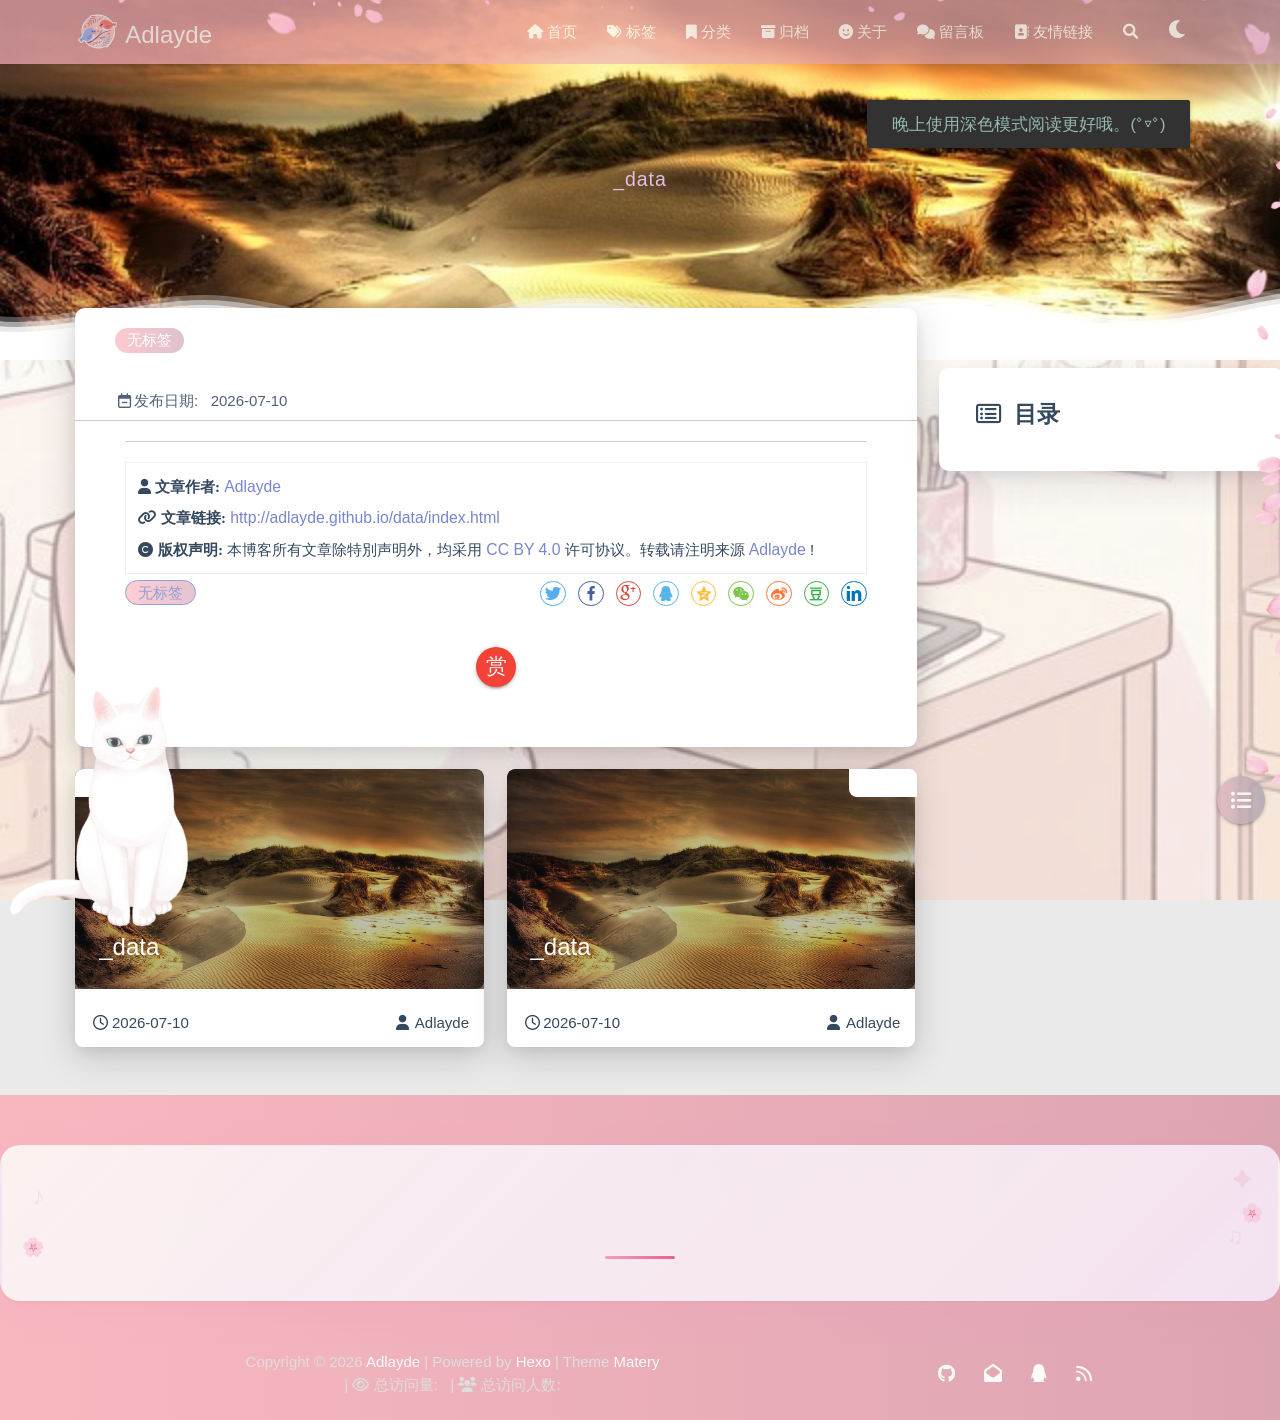
<file: data/index.html>
<!DOCTYPE HTML>
<html lang="zh-CN">


<head>
    <meta charset="utf-8">
    <meta name="keywords" content="_data, 技术,编程,博客">
    <meta name="description" content="return to freedom">
    <meta http-equiv="X-UA-Compatible" content="IE=edge">
    <meta name="viewport" content="width=device-width, initial-scale=1.0, user-scalable=no">
    <meta name="renderer" content="webkit|ie-stand|ie-comp">
    <meta name="mobile-web-app-capable" content="yes">
    <meta name="format-detection" content="telephone=no">
    <meta name="apple-mobile-web-app-capable" content="yes">
    <meta name="apple-mobile-web-app-status-bar-style" content="black-translucent">
    <meta name="referrer" content="no-referrer-when-downgrade">
    <!-- Global site tag (gtag.js) - Google Analytics -->


    <title>_data | Adlayde</title>
    <link rel="icon" type="image/png" href="/favicon.png">
    
    <style>
        body{
            background-image: url(/medias/background.jpg);
            background-repeat:no-repeat;
            background-size: 100% 100%;
            background-attachment:fixed;
        }
    </style>



    <!-- bg-cover style     -->



<link rel="stylesheet" type="text/css" href="/libs/awesome/css/all.min.css">
<link rel="stylesheet" type="text/css" href="/libs/materialize/materialize.min.css">
<link rel="stylesheet" type="text/css" href="/libs/aos/aos.css">
<link rel="stylesheet" type="text/css" href="/libs/animate/animate.min.css">
<link rel="stylesheet" type="text/css" href="/libs/lightGallery/css/lightgallery.min.css">
<link rel="stylesheet" type="text/css" href="/css/matery.css">
<link rel="stylesheet" type="text/css" href="/css/my.css">
<link rel="stylesheet" type="text/css" href="/css/dark.css" media="none" onload="if(media!='all')media='all'">




    <link rel="stylesheet" href="/libs/tocbot/tocbot.css">
    <link rel="stylesheet" href="/css/post.css">




    
        <link rel="stylesheet" type="text/css" href="/css/reward.css">
    



    <script src="/libs/jquery/jquery-3.6.0.min.js"></script>

<meta name="generator" content="Hexo 7.3.0">
<style>.github-emoji { position: relative; display: inline-block; width: 1.2em; min-height: 1.2em; overflow: hidden; vertical-align: top; color: transparent; }  .github-emoji > span { position: relative; z-index: 10; }  .github-emoji img, .github-emoji .fancybox { margin: 0 !important; padding: 0 !important; border: none !important; outline: none !important; text-decoration: none !important; user-select: none !important; cursor: auto !important; }  .github-emoji img { height: 1.2em !important; width: 1.2em !important; position: absolute !important; left: 50% !important; top: 50% !important; transform: translate(-50%, -50%) !important; user-select: none !important; cursor: auto !important; } .github-emoji-fallback { color: inherit; } .github-emoji-fallback img { opacity: 0 !important; }</style>
</head>


<body>
    <!-- 页面加载动画遮罩 -->
    <div id="page-loader">
        <img class="loader-gif" src="/medias/loader/loading.svg" alt="Loading">
    </div>

    <header class="navbar-fixed">
    <nav id="headNav" class="bg-color nav-transparent">
        <div id="navContainer" class="nav-wrapper container">
            <div class="brand-logo">
                <a href="/" class="waves-effect waves-light">
                    
                    <img src="/medias/logo.png" class="logo-img" alt="LOGO">
                    
                    <span class="logo-span">Adlayde</span>
                </a>
            </div>
            

<a href="#" data-target="mobile-nav" class="sidenav-trigger button-collapse"><i class="fas fa-bars"></i></a>
<ul class="right nav-menu">
  
  <li class="hide-on-med-and-down nav-item">
    
    <a href="/" class="waves-effect waves-light">
      
      <i class="fas fa-home" style="zoom: 0.6;"></i>
      
      <span>首页</span>
    </a>
    
  </li>
  
  <li class="hide-on-med-and-down nav-item">
    
    <a href="/tags" class="waves-effect waves-light">
      
      <i class="fas fa-tags" style="zoom: 0.6;"></i>
      
      <span>标签</span>
    </a>
    
  </li>
  
  <li class="hide-on-med-and-down nav-item">
    
    <a href="/categories" class="waves-effect waves-light">
      
      <i class="fas fa-bookmark" style="zoom: 0.6;"></i>
      
      <span>分类</span>
    </a>
    
  </li>
  
  <li class="hide-on-med-and-down nav-item">
    
    <a href="/archives" class="waves-effect waves-light">
      
      <i class="fas fa-archive" style="zoom: 0.6;"></i>
      
      <span>归档</span>
    </a>
    
  </li>
  
  <li class="hide-on-med-and-down nav-item">
    
    <a href="/about" class="waves-effect waves-light">
      
      <i class="fa-solid fa-face-smile fa-shake" style="zoom: 0.6;"></i>
      
      <span>关于</span>
    </a>
    
  </li>
  
  <li class="hide-on-med-and-down nav-item">
    
    <a href="/contact" class="waves-effect waves-light">
      
      <i class="fas fa-comments" style="zoom: 0.6;"></i>
      
      <span>留言板</span>
    </a>
    
  </li>
  
  <li class="hide-on-med-and-down nav-item">
    
    <a href="/friends" class="waves-effect waves-light">
      
      <i class="fas fa-address-book" style="zoom: 0.6;"></i>
      
      <span>友情链接</span>
    </a>
    
  </li>
  
  <li>
    <a href="#searchModal" class="modal-trigger waves-effect waves-light">
      <i id="searchIcon" class="fas fa-search" title="搜索" style="zoom: 0.85;"></i>
    </a>
  </li>
  <li>
    <a href="javascript:;" class="waves-effect waves-light" onclick="switchNightMode()" title="深色/浅色模式" >
      <i id="sum-moon-icon" class="fas fa-sun" style="zoom: 0.85;"></i>
    </a>
  </li>
</ul>


<div id="mobile-nav" class="side-nav sidenav">

    <div class="mobile-head bg-color">
        
        <img src="/medias/logo.png" class="logo-img circle responsive-img">
        
        <div class="logo-name">Adlayde</div>
        <div class="logo-desc">
            
            return to freedom
            
        </div>
    </div>

    <ul class="menu-list mobile-menu-list">
        
        <li class="m-nav-item">
	  
		<a href="/" class="waves-effect waves-light">
			
			    <i class="fa-fw fas fa-home"></i>
			
			首页
		</a>
          
        </li>
        
        <li class="m-nav-item">
	  
		<a href="/tags" class="waves-effect waves-light">
			
			    <i class="fa-fw fas fa-tags"></i>
			
			标签
		</a>
          
        </li>
        
        <li class="m-nav-item">
	  
		<a href="/categories" class="waves-effect waves-light">
			
			    <i class="fa-fw fas fa-bookmark"></i>
			
			分类
		</a>
          
        </li>
        
        <li class="m-nav-item">
	  
		<a href="/archives" class="waves-effect waves-light">
			
			    <i class="fa-fw fas fa-archive"></i>
			
			归档
		</a>
          
        </li>
        
        <li class="m-nav-item">
	  
		<a href="/about" class="waves-effect waves-light">
			
			    <i class="fa-fw fa-solid fa-face-smile fa-shake"></i>
			
			关于
		</a>
          
        </li>
        
        <li class="m-nav-item">
	  
		<a href="/contact" class="waves-effect waves-light">
			
			    <i class="fa-fw fas fa-comments"></i>
			
			留言板
		</a>
          
        </li>
        
        <li class="m-nav-item">
	  
		<a href="/friends" class="waves-effect waves-light">
			
			    <i class="fa-fw fas fa-address-book"></i>
			
			友情链接
		</a>
          
        </li>
        
        
        <li><div class="divider"></div></li>
        <li>
            <a href="https://github.com/blinkfox/hexo-theme-matery" class="waves-effect waves-light" target="_blank">
                <i class="fab fa-github-square fa-fw"></i>Fork Me
            </a>
        </li>
        
    </ul>
</div>


        </div>

        
            <style>
    .nav-transparent .github-corner {
        display: none !important;
    }

    .github-corner {
        position: absolute;
        z-index: 10;
        top: 0;
        right: 0;
        border: 0;
        transform: scale(1.1);
    }

    .github-corner svg {
        color: #0f9d58;
        fill: #fff;
        height: 64px;
        width: 64px;
    }

    .github-corner:hover .octo-arm {
        animation: a 0.56s ease-in-out;
    }

    .github-corner .octo-arm {
        animation: none;
    }

    @keyframes a {
        0%,
        to {
            transform: rotate(0);
        }
        20%,
        60% {
            transform: rotate(-25deg);
        }
        40%,
        80% {
            transform: rotate(10deg);
        }
    }
</style>

<a href="https://github.com/blinkfox/hexo-theme-matery" class="github-corner tooltipped hide-on-med-and-down" target="_blank"
   data-tooltip="Fork Me" data-position="left" data-delay="50">
    <svg viewBox="0 0 250 250" aria-hidden="true">
        <path d="M0,0 L115,115 L130,115 L142,142 L250,250 L250,0 Z"></path>
        <path d="M128.3,109.0 C113.8,99.7 119.0,89.6 119.0,89.6 C122.0,82.7 120.5,78.6 120.5,78.6 C119.2,72.0 123.4,76.3 123.4,76.3 C127.3,80.9 125.5,87.3 125.5,87.3 C122.9,97.6 130.6,101.9 134.4,103.2"
              fill="currentColor" style="transform-origin: 130px 106px;" class="octo-arm"></path>
        <path d="M115.0,115.0 C114.9,115.1 118.7,116.5 119.8,115.4 L133.7,101.6 C136.9,99.2 139.9,98.4 142.2,98.6 C133.8,88.0 127.5,74.4 143.8,58.0 C148.5,53.4 154.0,51.2 159.7,51.0 C160.3,49.4 163.2,43.6 171.4,40.1 C171.4,40.1 176.1,42.5 178.8,56.2 C183.1,58.6 187.2,61.8 190.9,65.4 C194.5,69.0 197.7,73.2 200.1,77.6 C213.8,80.2 216.3,84.9 216.3,84.9 C212.7,93.1 206.9,96.0 205.4,96.6 C205.1,102.4 203.0,107.8 198.3,112.5 C181.9,128.9 168.3,122.5 157.7,114.1 C157.9,116.9 156.7,120.9 152.7,124.9 L141.0,136.5 C139.8,137.7 141.6,141.9 141.8,141.8 Z"
              fill="currentColor" class="octo-body"></path>
    </svg>
</a>
        
    </nav>

</header>

    



<div class="bg-cover pd-header post-cover" style="background-image: url('/medias/featureimages/1.jpg')">
    <div class="container" style="right: 0px;left: 0px;">
        <div class="row">
            <div class="col s12 m12 l12">
                <div class="brand">
                    <h1 class="description center-align post-title">_data</h1>
                </div>
            </div>
        </div>
    </div>

   
<!-- 底部四层视差波浪：路径大幅加宽(-400~1910)，彻底消除右边缘空缺 -->
<svg class="wave-divider" xmlns="http://www.w3.org/2000/svg" viewBox="0 0 1440 120" preserveAspectRatio="none" shape-rendering="auto">
  <defs>
    <path id="gentle-wave" d="M-400 70c 70 0 140 -24 210 -24 s 140 30 210 30 s 140 -22 210 -22 s 140 28 210 28 s 140 -30 210 -30 s 140 24 210 24 s 140 -28 210 -28 s 140 22 210 22 s 140 -26 210 -26 s 140 30 210 30 s 140 -24 210 -24 v 120 h -2310 Z"></path>
  </defs>
  <g class="parallax">
    <use href="#gentle-wave" x="0" y="0"/>  <!-- 第1层：最上、最透、最快 -->
    <use href="#gentle-wave" x="0" y="5"/>  <!-- 第2层 -->
    <use href="#gentle-wave" x="0" y="10"/> <!-- 第3层 -->
    <use href="#gentle-wave" x="0" y="15"/> <!-- 第4层：最下、纯白、最慢 -->
  </g>
</svg>


</div>




<main class="post-container content">

    
    <div class="row">
    <div id="main-content" class="col s12 m12 l9">
        <!-- 文章内容详情 -->
<div id="artDetail">
    <div class="card">
        <div class="card-content article-info">
            <div class="row tag-cate">
                <div class="col s7">
                    
                          <div class="article-tag">
                            <span class="chip bg-color">无标签</span>
                          </div>
                    
                </div>
                <div class="col s5 right-align">
                    
                </div>
            </div>

            <div class="post-info">
                
                <div class="post-date info-break-policy">
                    <i class="far fa-calendar-minus fa-fw"></i>发布日期:&nbsp;&nbsp;
                    2026-07-10
                </div>
                

                

                

                

                
            </div>
        </div>
        <hr class="clearfix">

        
        <!-- 是否加载使用自带的 prismjs. -->
        <link rel="stylesheet" href="/libs/prism/prism.min.css">
        

        

        <div class="card-content article-card-content">
            <div id="articleContent">
                
                
            </div>
            <hr/>

            

    <div class="reprint" id="reprint-statement">
        
            <div class="reprint__author">
                <span class="reprint-meta" style="font-weight: bold;">
                    <i class="fas fa-user">
                        文章作者:
                    </i>
                </span>
                <span class="reprint-info">
                    <a href="/about" rel="external nofollow noreferrer">Adlayde</a>
                </span>
            </div>
            <div class="reprint__type">
                <span class="reprint-meta" style="font-weight: bold;">
                    <i class="fas fa-link">
                        文章链接:
                    </i>
                </span>
                <span class="reprint-info">
                    <a href="http://adlayde.github.io/data/index.html">http://adlayde.github.io/data/index.html</a>
                </span>
            </div>
            <div class="reprint__notice">
                <span class="reprint-meta" style="font-weight: bold;">
                    <i class="fas fa-copyright">
                        版权声明:
                    </i>
                </span>
                <span class="reprint-info">
                    本博客所有文章除特別声明外，均采用
                    <a href="https://creativecommons.org/licenses/by/4.0/deed.zh" rel="external nofollow noreferrer" target="_blank">CC BY 4.0</a>
                    许可协议。转载请注明来源
                    <a href="/about" target="_blank">Adlayde</a>
                    !
                </span>
            </div>
        
    </div>

    <script async defer>
      document.addEventListener("copy", function (e) {
        let toastHTML = '<span>复制成功，请遵循本文的转载规则</span><button class="btn-flat toast-action" onclick="navToReprintStatement()" style="font-size: smaller">查看</a>';
        M.toast({html: toastHTML})
      });

      function navToReprintStatement() {
        $("html, body").animate({scrollTop: $("#reprint-statement").offset().top - 80}, 800);
      }
    </script>



            <div class="tag_share" style="display: block;">
                <div class="post-meta__tag-list" style="display: inline-block;">
                    
                        <div class="article-tag">
                            <span class="chip bg-color">无标签</span>
                        </div>
                    
                </div>
                <div class="post_share" style="zoom: 80%; width: fit-content; display: inline-block; float: right; margin: -0.15rem 0;">
                    <link rel="stylesheet" type="text/css" href="/libs/share/css/share.min.css">
<div id="article-share">

    
    <div class="social-share" data-sites="twitter,facebook,google,qq,qzone,wechat,weibo,douban,linkedin" data-wechat-qrcode-helper="<p>微信扫一扫即可分享！</p>"></div>
    <script src="/libs/share/js/social-share.min.js"></script>
    

    

</div>

                </div>
            </div>
            
                <div id="reward">
    <a href="#rewardModal" class="reward-link modal-trigger btn-floating btn-medium waves-effect waves-light red">赏</a>

    <!-- Modal Structure -->
    <div id="rewardModal" class="modal">
        <div class="modal-content">
            <a class="close modal-close"><i class="fas fa-times"></i></a>
            <h4 class="reward-title">Your support is sort of a movement to me.</h4>
            <div class="reward-content">
                <div class="reward-tabs">
                    <ul class="tabs row">
                        <li class="tab col s6 alipay-tab waves-effect waves-light"><a href="#alipay">支付宝</a></li>
                        <li class="tab col s6 wechat-tab waves-effect waves-light"><a href="#wechat">微 信</a></li>
                    </ul>
                    <div id="alipay">
                        <img src="/medias/reward/alipay.jpg" class="reward-img" alt="支付宝打赏二维码">
                    </div>
                    <div id="wechat">
                        <img src="/medias/reward/wechat.png" class="reward-img" alt="微信打赏二维码">
                    </div>
                </div>
            </div>
        </div>
    </div>
</div>

<script>
    $(function () {
        $('.tabs').tabs();
    });
</script>

            
        </div>
    </div>

    

    

    

    

    

    

    

    

    

<article id="prenext-posts" class="prev-next articles">
    <div class="row article-row">
        
        <div class="article col s12 m6" data-aos="fade-up" data-aos="fade-up">
            <div class="article-badge left-badge text-color">
                <i class="far fa-dot-circle"></i>&nbsp;本篇
            </div>
            <div class="card">
                <a href="/data/index.html">
                    <div class="card-image">
                        
                        
                        <img src="/medias/featureimages/1.jpg" class="responsive-img" alt="_data">
                        
                        <span class="card-title">_data</span>
                    </div>
                </a>
                <div class="card-content article-content">
                    <div class="summary block-with-text">
                        
                            
                        
                    </div>
                    <div class="publish-info">
                            <span class="publish-date">
                                <i class="far fa-clock fa-fw icon-date"></i>2026-07-10
                            </span>
                        <span class="publish-author">
                            
                            <i class="fas fa-user fa-fw"></i>
                            Adlayde
                            
                        </span>
                    </div>
                </div>

                
            </div>
        </div>
        
        
        <div class="article col s12 m6" data-aos="fade-up">
            <div class="article-badge right-badge text-color">
                本篇&nbsp;<i class="far fa-dot-circle"></i>
            </div>
            <div class="card">
                <a href="/data/index.html">
                    <div class="card-image">
                        
                        
                        <img src="/medias/featureimages/1.jpg" class="responsive-img" alt="_data">
                        
                        <span class="card-title">_data</span>
                    </div>
                </a>
                <div class="card-content article-content">
                    <div class="summary block-with-text">
                        
                            
                        
                    </div>
                    <div class="publish-info">
                            <span class="publish-date">
                                <i class="far fa-clock fa-fw icon-date"></i>2026-07-10
                            </span>
                        <span class="publish-author">
                            
                            <i class="fas fa-user fa-fw"></i>
                            Adlayde
                            
                        </span>
                    </div>
                </div>

                
            </div>
        </div>
        
    </div>
</article>

</div>



<!-- 代码块功能依赖 -->
<script type="text/javascript" src="/libs/codeBlock/codeBlockFuction.js"></script>


  <!-- 是否加载使用自带的 prismjs. -->
  <script type="text/javascript" src="/libs/prism/prism.min.js"></script>


<!-- 代码语言 -->

<script type="text/javascript" src="/libs/codeBlock/codeLang.js"></script>


<!-- 代码块复制 -->

<script type="text/javascript" src="/libs/codeBlock/codeCopy.js"></script>


<!-- 代码块收缩 -->

<script type="text/javascript" src="/libs/codeBlock/codeShrink.js"></script>



    </div>
    <div id="toc-aside" class="expanded col l3 hide-on-med-and-down">
        <div class="toc-widget card" style="background-color: white;">
            <div class="toc-title"><i class="far fa-list-alt"></i>&nbsp;&nbsp;目录</div>
            <div id="toc-content"></div>
        </div>
    </div>
</div>

<!-- TOC 悬浮按钮. -->

<div id="floating-toc-btn" class="hide-on-med-and-down">
    <a class="btn-floating btn-large bg-color">
        <i class="fas fa-list-ul"></i>
    </a>
</div>


<script src="/libs/tocbot/tocbot.min.js"></script>
<script>
    $(function () {
        tocbot.init({
            tocSelector: '#toc-content',
            contentSelector: '#articleContent',
            headingsOffset: -($(window).height() * 0.4 - 45),
            collapseDepth: Number('0'),
            headingSelector: 'h2, h3, h4'
        });

        // Set scroll toc fixed.
        let tocHeight = parseInt($(window).height() * 0.4 - 64);
        let $tocWidget = $('.toc-widget');
        $(window).scroll(function () {
            let scroll = $(window).scrollTop();
            /* add post toc fixed. */
            if (scroll > tocHeight) {
                $tocWidget.addClass('toc-fixed');
            } else {
                $tocWidget.removeClass('toc-fixed');
            }
        });

        
        /* 修复文章卡片 div 的宽度. */
        let fixPostCardWidth = function (srcId, targetId) {
            let srcDiv = $('#' + srcId);
            if (srcDiv.length === 0) {
                return;
            }

            let w = srcDiv.width();
            if (w >= 450) {
                w = w + 21;
            } else if (w >= 350 && w < 450) {
                w = w + 18;
            } else if (w >= 300 && w < 350) {
                w = w + 16;
            } else {
                w = w + 14;
            }
            $('#' + targetId).width(w);
        };

        // 切换TOC目录展开收缩的相关操作.
        const expandedClass = 'expanded';
        let $tocAside = $('#toc-aside');
        let $mainContent = $('#main-content');
        $('#floating-toc-btn .btn-floating').click(function () {
            if ($tocAside.hasClass(expandedClass)) {
                $tocAside.removeClass(expandedClass).hide();
                $mainContent.removeClass('l9');
            } else {
                $tocAside.addClass(expandedClass).show();
                $mainContent.addClass('l9');
            }
            fixPostCardWidth('artDetail', 'prenext-posts');
        });
        
    });
</script>
    

</main>




    <footer class="page-footer bg-color">
    
        <link rel="stylesheet" href="/libs/aplayer/APlayer.min.css">
<style>
    .aplayer .aplayer-lrc p {
        
        display: none;
        
        font-size: 12px;
        font-weight: 700;
        line-height: 16px !important;
    }

    .aplayer .aplayer-lrc p.aplayer-lrc-current {
        
        display: none;
        
        font-size: 15px;
        color: #E91E63;
    }

    
    .aplayer.aplayer-fixed.aplayer-narrow .aplayer-body {
        left: -66px !important;
    }

    .aplayer.aplayer-fixed.aplayer-narrow .aplayer-body:hover {
        left: 0px !important;
    }

    
</style>
<div class="">
    <div class="music-card">
        

        <div class="music-deco">
            <span class="music-star s1">✦</span>
            <span class="music-petal p1">🌸</span>
            <span class="music-petal p2">🌸</span>
            <span class="music-note n1">♪</span>
            <span class="music-note n2">♫</span>
        </div>

        <div class="music-content">
            <div class="row">
                <div class="col l8 offset-l2 m10 offset-m1 s12">
                    <meting-js
                        server="netease"
                        type="playlist"
                        id="503838841"
                        fixed='true'
                        autoplay='false'
                        theme='#E91E63'
                        loop='all'
                        order='random'
                        preload='auto'
                        volume='0.7'
                        list-folded='true'
                    >
                    </meting-js>
                </div>
            </div>
        </div>

        <div class="music-line"></div>
    </div>
</div>

<script src="/libs/aplayer/APlayer.min.js"></script>
<script src="/libs/aplayer/Meting.min.js"></script>

    

    <div class="container row center-align"
         style="margin-bottom: 0px !important;">
        <div class="col s12 m8 l8 copy-right">
            Copyright&nbsp;&copy;
            
                <span id="year">2026</span>
            
            <a href="/about" target="_blank">Adlayde</a>
            |&nbsp;Powered by&nbsp;<a href="https://hexo.io/" target="_blank">Hexo</a>
            |&nbsp;Theme&nbsp;<a href="https://github.com/blinkfox/hexo-theme-matery" target="_blank">Matery</a>
            
            <br>
            
            
            
                
            
            
                <span id="busuanzi_container_site_pv">
                &nbsp;|&nbsp;<i class="far fa-eye"></i>&nbsp;总访问量:&nbsp;
                    <span id="busuanzi_value_site_pv" class="white-color"></span>
            </span>
            
            
                <span id="busuanzi_container_site_uv">
                &nbsp;|&nbsp;<i class="fas fa-users"></i>&nbsp;总访问人数:&nbsp;
                    <span id="busuanzi_value_site_uv" class="white-color"></span>
            </span>
            
            <br>

            <!-- 运行天数提醒. -->
            
            <br>
            
        </div>
        <div class="col s12 m4 l4 social-link social-statis">
    <a href="https://github.com/adlayde" class="tooltipped" target="_blank" data-tooltip="访问我的GitHub" data-position="top" data-delay="50">
        <i class="fab fa-github"></i>
    </a>



    <a href="mailto:estaraadlayde@gmail.com" class="tooltipped" target="_blank" data-tooltip="邮件联系我" data-position="top" data-delay="50">
        <i class="fas fa-envelope-open"></i>
    </a>







    <a href="tencent://AddContact/?fromId=50&fromSubId=1&subcmd=all&uin=258192961" class="tooltipped" target="_blank" data-tooltip="QQ联系我: 258192961" data-position="top" data-delay="50">
        <i class="fab fa-qq"></i>
    </a>







    <a href="/atom.xml" class="tooltipped" target="_blank" data-tooltip="RSS 订阅" data-position="top" data-delay="50">
        <i class="fas fa-rss"></i>
    </a>

</div>
    </div>
</footer>

<div class="progress-bar"></div>


    <!-- 搜索遮罩框 -->
<div id="searchModal" class="modal">
    <div class="modal-content">
        <div class="search-header">
            <span class="title"><i class="fas fa-search"></i>&nbsp;&nbsp;搜索</span>
            <input type="search" id="searchInput" name="s" placeholder="请输入搜索的关键字"
                   class="search-input">
        </div>
        <div id="searchResult"></div>
    </div>
</div>

<script type="text/javascript">
$(function () {
    var searchFunc = function (path, search_id, content_id) {
        'use strict';
        $.ajax({
            url: path,
            dataType: "xml",
            success: function (xmlResponse) {
                // get the contents from search data
                var datas = $("entry", xmlResponse).map(function () {
                    return {
                        title: $("title", this).text(),
                        content: $("content", this).text(),
                        url: $("url", this).text()
                    };
                }).get();
                var $input = document.getElementById(search_id);
                var $resultContent = document.getElementById(content_id);
                $input.addEventListener('input', function () {
                    var str = '<ul class=\"search-result-list\">';
                    var keywords = this.value.trim().toLowerCase().split(/[\s\-]+/);
                    $resultContent.innerHTML = "";
                    if (this.value.trim().length <= 0) {
                        return;
                    }
                    // perform local searching
                    datas.forEach(function (data) {
                        var isMatch = true;
                        var data_title = data.title.trim().toLowerCase();
                        var data_content = data.content.trim().replace(/<[^>]+>/g, "").toLowerCase();
                        var data_url = data.url;
                        data_url = data_url.indexOf('/') === 0 ? data.url : '/' + data_url;
                        var index_title = -1;
                        var index_content = -1;
                        var first_occur = -1;
                        // only match artiles with not empty titles and contents
                        if (data_title !== '' && data_content !== '') {
                            keywords.forEach(function (keyword, i) {
                                index_title = data_title.indexOf(keyword);
                                index_content = data_content.indexOf(keyword);
                                if (index_title < 0 && index_content < 0) {
                                    isMatch = false;
                                } else {
                                    if (index_content < 0) {
                                        index_content = 0;
                                    }
                                    if (i === 0) {
                                        first_occur = index_content;
                                    }
                                }
                            });
                        }
                        // show search results
                        if (isMatch) {
                            str += "<li><a href='" + data_url + "' class='search-result-title'>" + data_title + "</a>";
                            var content = data.content.trim().replace(/<[^>]+>/g, "");
                            if (first_occur >= 0) {
                                // cut out 100 characters
                                var start = first_occur - 20;
                                var end = first_occur + 80;
                                if (start < 0) {
                                    start = 0;
                                }
                                if (start === 0) {
                                    end = 100;
                                }
                                if (end > content.length) {
                                    end = content.length;
                                }
                                var match_content = content.substr(start, end);
                                // highlight all keywords
                                keywords.forEach(function (keyword) {
                                    var regS = new RegExp(keyword, "gi");
                                    match_content = match_content.replace(regS, "<em class=\"search-keyword\">" + keyword + "</em>");
                                });

                                str += "<p class=\"search-result\">" + match_content + "...</p>"
                            }
                            str += "</li>";
                        }
                    });
                    str += "</ul>";
                    $resultContent.innerHTML = str;
                });
            }
        });
    };

    searchFunc('/search.xml', 'searchInput', 'searchResult');
});
</script>

    <!-- 白天和黑夜主题 -->
<div class="stars-con">
    <div id="stars"></div>
    <div id="stars2"></div>
    <div id="stars3"></div>  
</div>

<script>
    function switchNightMode() {
        $('<div class="Cuteen_DarkSky"><div class="Cuteen_DarkPlanet"></div></div>').appendTo($('body')),
        setTimeout(function () {
            $('body').hasClass('DarkMode') 
            ? ($('body').removeClass('DarkMode'), localStorage.setItem('isDark', '0'), $('#sum-moon-icon').removeClass("fa-sun").addClass('fa-moon')) 
            : ($('body').addClass('DarkMode'), localStorage.setItem('isDark', '1'), $('#sum-moon-icon').addClass("fa-sun").removeClass('fa-moon')),
            
            setTimeout(function () {
            $('.Cuteen_DarkSky').fadeOut(1e3, function () {
                $(this).remove()
            })
            }, 2e3)
        })
    }
</script>

    <!-- 回到顶部按钮 -->
<div id="backTop" class="top-scroll">
    <a class="btn-floating btn-large waves-effect waves-light" href="#!">
        <i class="fas fa-arrow-up"></i>
    </a>
</div>


    <script src="/libs/materialize/materialize.min.js"></script>
    <script src="/libs/masonry/masonry.pkgd.min.js"></script>
    <script src="/libs/aos/aos.js"></script>
    <script src="/libs/scrollprogress/scrollProgress.min.js"></script>
    <script src="/libs/lightGallery/js/lightgallery-all.min.js"></script>
    <script src="/js/matery.js"></script>

    

    
    
    
        <script type="text/javascript">
            var windowWidth = $(window).width();
            if (windowWidth > 768) {
                document.write('<script type="text/javascript" src="/libs/others/sakura.js"><\/script>');
            }
        </script>
    

    <!-- 雪花特效 -->
    

    <!-- 鼠标星星特效 -->
    

     
        <script src="https://ssl.captcha.qq.com/TCaptcha.js"></script>
        <script src="/libs/others/TencentCaptcha.js"></script>
        <button id="TencentCaptcha" data-appid="xxxxxxxxxx" data-cbfn="callback" type="button" hidden></button>
    

    <!-- Baidu Analytics -->

    <!-- Baidu Push -->

<script>
    (function () {
        var bp = document.createElement('script');
        var curProtocol = window.location.protocol.split(':')[0];
        if (curProtocol === 'https') {
            bp.src = 'https://zz.bdstatic.com/linksubmit/push.js';
        } else {
            bp.src = 'http://push.zhanzhang.baidu.com/push.js';
        }
        var s = document.getElementsByTagName("script")[0];
        s.parentNode.insertBefore(bp, s);
    })();
</script>

    
    <script src="/libs/others/clicklove.js" async="async"></script>
    
    
    <script async src="/libs/others/busuanzi.pure.mini.js"></script>
    

    

    

    <!--腾讯兔小巢-->
    
    
    

    

    
    <script src="/libs/instantpage/instantpage.js" type="module"></script>
    

    <!-- 页面加载动画控制脚本 -->
    <script>
        (function() {
            var loader = document.getElementById('page-loader');
            
            window.addEventListener('load', function() {
                setTimeout(function() {
                    if (loader) {
                        loader.classList.add('loader-hidden');
                        setTimeout(function() {
                            if (loader.parentNode) {
                                loader.parentNode.removeChild(loader);
                            }
                        }, 500);
                    }
                }, 300);
            });

            setTimeout(function() {
                if (loader && !loader.classList.contains('loader-hidden')) {
                    loader.classList.add('loader-hidden');
                    setTimeout(function() {
                        if (loader.parentNode) {
                            loader.parentNode.removeChild(loader);
                        }
                    }, 500);
                }
            }, 5000);
        })();
    </script>

<script src="/live2dw/lib/L2Dwidget.min.js?094cbace49a39548bed64abff5988b05"></script><script>L2Dwidget.init({"pluginModelPath":"assets/","model":{"jsonPath":"/live2dw/assets/tororo.model.json"},"display":{"position":"left","width":265,"height":500,"hOffset":0,"vOffset":-150},"mobile":{"show":false},"react":{"opacity":1},"log":false,"pluginJsPath":"lib/","pluginRootPath":"live2dw/","tagMode":false});</script></body>
</html>
</file>
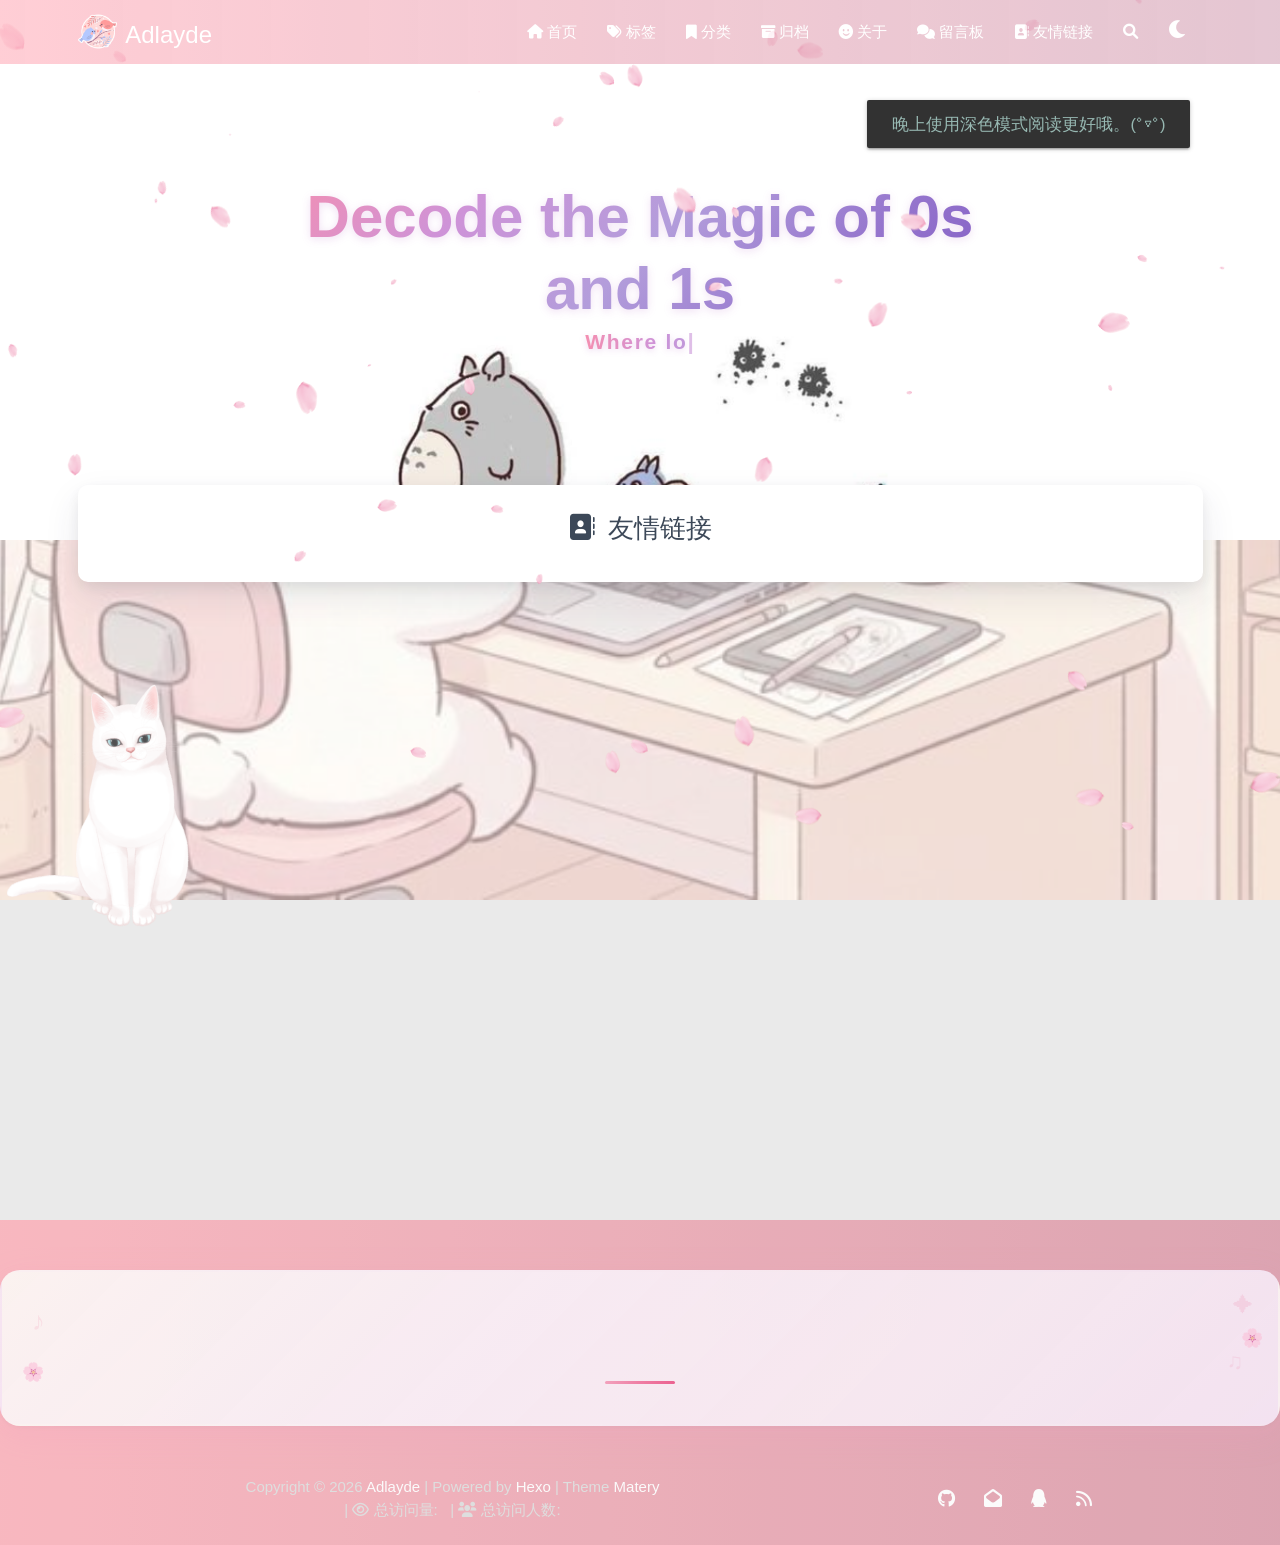
<file: friends/index.html>
<!DOCTYPE HTML>
<html lang="zh-CN">


<head>
    <meta charset="utf-8">
    <meta name="keywords" content="friends, 技术,编程,博客">
    <meta name="description" content="return to freedom">
    <meta http-equiv="X-UA-Compatible" content="IE=edge">
    <meta name="viewport" content="width=device-width, initial-scale=1.0, user-scalable=no">
    <meta name="renderer" content="webkit|ie-stand|ie-comp">
    <meta name="mobile-web-app-capable" content="yes">
    <meta name="format-detection" content="telephone=no">
    <meta name="apple-mobile-web-app-capable" content="yes">
    <meta name="apple-mobile-web-app-status-bar-style" content="black-translucent">
    <meta name="referrer" content="no-referrer-when-downgrade">
    <!-- Global site tag (gtag.js) - Google Analytics -->


    <title>friends | Adlayde</title>
    <link rel="icon" type="image/png" href="/favicon.png">
    
    <style>
        body{
            background-image: url(/medias/background.jpg);
            background-repeat:no-repeat;
            background-size: 100% 100%;
            background-attachment:fixed;
        }
    </style>



    <!-- bg-cover style     -->



<link rel="stylesheet" type="text/css" href="/libs/awesome/css/all.min.css">
<link rel="stylesheet" type="text/css" href="/libs/materialize/materialize.min.css">
<link rel="stylesheet" type="text/css" href="/libs/aos/aos.css">
<link rel="stylesheet" type="text/css" href="/libs/animate/animate.min.css">
<link rel="stylesheet" type="text/css" href="/libs/lightGallery/css/lightgallery.min.css">
<link rel="stylesheet" type="text/css" href="/css/matery.css">
<link rel="stylesheet" type="text/css" href="/css/my.css">
<link rel="stylesheet" type="text/css" href="/css/dark.css" media="none" onload="if(media!='all')media='all'">




    <link rel="stylesheet" href="/libs/tocbot/tocbot.css">
    <link rel="stylesheet" href="/css/post.css">




    
        <link rel="stylesheet" type="text/css" href="/css/reward.css">
    



    <script src="/libs/jquery/jquery-3.6.0.min.js"></script>

<meta name="generator" content="Hexo 7.3.0">
<style>.github-emoji { position: relative; display: inline-block; width: 1.2em; min-height: 1.2em; overflow: hidden; vertical-align: top; color: transparent; }  .github-emoji > span { position: relative; z-index: 10; }  .github-emoji img, .github-emoji .fancybox { margin: 0 !important; padding: 0 !important; border: none !important; outline: none !important; text-decoration: none !important; user-select: none !important; cursor: auto !important; }  .github-emoji img { height: 1.2em !important; width: 1.2em !important; position: absolute !important; left: 50% !important; top: 50% !important; transform: translate(-50%, -50%) !important; user-select: none !important; cursor: auto !important; } .github-emoji-fallback { color: inherit; } .github-emoji-fallback img { opacity: 0 !important; }</style>
</head>


<body>
    <!-- 页面加载动画遮罩 -->
    <div id="page-loader">
        <img class="loader-gif" src="/medias/loader/loading.svg" alt="Loading">
    </div>

    <header class="navbar-fixed">
    <nav id="headNav" class="bg-color nav-transparent">
        <div id="navContainer" class="nav-wrapper container">
            <div class="brand-logo">
                <a href="/" class="waves-effect waves-light">
                    
                    <img src="/medias/logo.png" class="logo-img" alt="LOGO">
                    
                    <span class="logo-span">Adlayde</span>
                </a>
            </div>
            

<a href="#" data-target="mobile-nav" class="sidenav-trigger button-collapse"><i class="fas fa-bars"></i></a>
<ul class="right nav-menu">
  
  <li class="hide-on-med-and-down nav-item">
    
    <a href="/" class="waves-effect waves-light">
      
      <i class="fas fa-home" style="zoom: 0.6;"></i>
      
      <span>首页</span>
    </a>
    
  </li>
  
  <li class="hide-on-med-and-down nav-item">
    
    <a href="/tags" class="waves-effect waves-light">
      
      <i class="fas fa-tags" style="zoom: 0.6;"></i>
      
      <span>标签</span>
    </a>
    
  </li>
  
  <li class="hide-on-med-and-down nav-item">
    
    <a href="/categories" class="waves-effect waves-light">
      
      <i class="fas fa-bookmark" style="zoom: 0.6;"></i>
      
      <span>分类</span>
    </a>
    
  </li>
  
  <li class="hide-on-med-and-down nav-item">
    
    <a href="/archives" class="waves-effect waves-light">
      
      <i class="fas fa-archive" style="zoom: 0.6;"></i>
      
      <span>归档</span>
    </a>
    
  </li>
  
  <li class="hide-on-med-and-down nav-item">
    
    <a href="/about" class="waves-effect waves-light">
      
      <i class="fa-solid fa-face-smile fa-shake" style="zoom: 0.6;"></i>
      
      <span>关于</span>
    </a>
    
  </li>
  
  <li class="hide-on-med-and-down nav-item">
    
    <a href="/contact" class="waves-effect waves-light">
      
      <i class="fas fa-comments" style="zoom: 0.6;"></i>
      
      <span>留言板</span>
    </a>
    
  </li>
  
  <li class="hide-on-med-and-down nav-item">
    
    <a href="/friends" class="waves-effect waves-light">
      
      <i class="fas fa-address-book" style="zoom: 0.6;"></i>
      
      <span>友情链接</span>
    </a>
    
  </li>
  
  <li>
    <a href="#searchModal" class="modal-trigger waves-effect waves-light">
      <i id="searchIcon" class="fas fa-search" title="搜索" style="zoom: 0.85;"></i>
    </a>
  </li>
  <li>
    <a href="javascript:;" class="waves-effect waves-light" onclick="switchNightMode()" title="深色/浅色模式" >
      <i id="sum-moon-icon" class="fas fa-sun" style="zoom: 0.85;"></i>
    </a>
  </li>
</ul>


<div id="mobile-nav" class="side-nav sidenav">

    <div class="mobile-head bg-color">
        
        <img src="/medias/logo.png" class="logo-img circle responsive-img">
        
        <div class="logo-name">Adlayde</div>
        <div class="logo-desc">
            
            return to freedom
            
        </div>
    </div>

    <ul class="menu-list mobile-menu-list">
        
        <li class="m-nav-item">
	  
		<a href="/" class="waves-effect waves-light">
			
			    <i class="fa-fw fas fa-home"></i>
			
			首页
		</a>
          
        </li>
        
        <li class="m-nav-item">
	  
		<a href="/tags" class="waves-effect waves-light">
			
			    <i class="fa-fw fas fa-tags"></i>
			
			标签
		</a>
          
        </li>
        
        <li class="m-nav-item">
	  
		<a href="/categories" class="waves-effect waves-light">
			
			    <i class="fa-fw fas fa-bookmark"></i>
			
			分类
		</a>
          
        </li>
        
        <li class="m-nav-item">
	  
		<a href="/archives" class="waves-effect waves-light">
			
			    <i class="fa-fw fas fa-archive"></i>
			
			归档
		</a>
          
        </li>
        
        <li class="m-nav-item">
	  
		<a href="/about" class="waves-effect waves-light">
			
			    <i class="fa-fw fa-solid fa-face-smile fa-shake"></i>
			
			关于
		</a>
          
        </li>
        
        <li class="m-nav-item">
	  
		<a href="/contact" class="waves-effect waves-light">
			
			    <i class="fa-fw fas fa-comments"></i>
			
			留言板
		</a>
          
        </li>
        
        <li class="m-nav-item">
	  
		<a href="/friends" class="waves-effect waves-light">
			
			    <i class="fa-fw fas fa-address-book"></i>
			
			友情链接
		</a>
          
        </li>
        
        
        <li><div class="divider"></div></li>
        <li>
            <a href="https://github.com/blinkfox/hexo-theme-matery" class="waves-effect waves-light" target="_blank">
                <i class="fab fa-github-square fa-fw"></i>Fork Me
            </a>
        </li>
        
    </ul>
</div>


        </div>

        
            <style>
    .nav-transparent .github-corner {
        display: none !important;
    }

    .github-corner {
        position: absolute;
        z-index: 10;
        top: 0;
        right: 0;
        border: 0;
        transform: scale(1.1);
    }

    .github-corner svg {
        color: #0f9d58;
        fill: #fff;
        height: 64px;
        width: 64px;
    }

    .github-corner:hover .octo-arm {
        animation: a 0.56s ease-in-out;
    }

    .github-corner .octo-arm {
        animation: none;
    }

    @keyframes a {
        0%,
        to {
            transform: rotate(0);
        }
        20%,
        60% {
            transform: rotate(-25deg);
        }
        40%,
        80% {
            transform: rotate(10deg);
        }
    }
</style>

<a href="https://github.com/blinkfox/hexo-theme-matery" class="github-corner tooltipped hide-on-med-and-down" target="_blank"
   data-tooltip="Fork Me" data-position="left" data-delay="50">
    <svg viewBox="0 0 250 250" aria-hidden="true">
        <path d="M0,0 L115,115 L130,115 L142,142 L250,250 L250,0 Z"></path>
        <path d="M128.3,109.0 C113.8,99.7 119.0,89.6 119.0,89.6 C122.0,82.7 120.5,78.6 120.5,78.6 C119.2,72.0 123.4,76.3 123.4,76.3 C127.3,80.9 125.5,87.3 125.5,87.3 C122.9,97.6 130.6,101.9 134.4,103.2"
              fill="currentColor" style="transform-origin: 130px 106px;" class="octo-arm"></path>
        <path d="M115.0,115.0 C114.9,115.1 118.7,116.5 119.8,115.4 L133.7,101.6 C136.9,99.2 139.9,98.4 142.2,98.6 C133.8,88.0 127.5,74.4 143.8,58.0 C148.5,53.4 154.0,51.2 159.7,51.0 C160.3,49.4 163.2,43.6 171.4,40.1 C171.4,40.1 176.1,42.5 178.8,56.2 C183.1,58.6 187.2,61.8 190.9,65.4 C194.5,69.0 197.7,73.2 200.1,77.6 C213.8,80.2 216.3,84.9 216.3,84.9 C212.7,93.1 206.9,96.0 205.4,96.6 C205.1,102.4 203.0,107.8 198.3,112.5 C181.9,128.9 168.3,122.5 157.7,114.1 C157.9,116.9 156.7,120.9 152.7,124.9 L141.0,136.5 C139.8,137.7 141.6,141.9 141.8,141.8 Z"
              fill="currentColor" class="octo-body"></path>
    </svg>
</a>
        
    </nav>

</header>

    <div class="bg-cover pd-header about-cover">
    <div class="container">
    <div class="row">
    <div class="col s10 offset-s1 m8 offset-m2 l8 offset-l2">
        <div class="brand">
            <div class="title center-align">
                
                Decode the Magic of 0s and 1s
                
            </div>

            <div class="description center-align">
                
                <span id="subtitle"></span>
                <script src="/libs/typed/typed.js"></script>
                <script>
                    var typed = new Typed("#subtitle", {
                        strings: [ 
                            
                                "Where logic meets liberty",
                            
                                "A journey from bits to infinity",
                            
                                "Chasing the wind,writing the void",
                            
                        ],
                        startDelay: 300,
                        typeSpeed: 100,
                        loop: true,
                        backSpeed: 50,
                        showCursor: true
                    });
                </script>
                
            </div>
        </div>
    </div>
</div>


<script>
    // 每天切换 banner 图.  Switch banner image every day.
    var bannerUrl = "/medias/banner/" + new Date().getDay() + '.jpg';
    $('.bg-cover').css('background-image', 'url(' + bannerUrl + ')');
</script>
<script>
    
      // 每天切换 banner 图.  Switch banner image every day.
      var bannerUrl = "/medias/banner/" + new Date().getDay() + '.jpg';
    
    $('.bg-cover.about-cover').css('background-image', 'url(' + bannerUrl + ')');

</script>


    </div>
</div>
<style>
    .friends-container {
        margin-top: -100px;
        margin-bottom: 30px;
    }

    .friends-container .tag-title {
        margin-bottom: 10px;
        color: #3C4858;
        font-size: 1.75rem;
        font-weight: 400;
    }

    .frind-ship img {
        border-radius: 50%;
    }

    /* 一下是按钮样式 */

    .frind-ship {
        padding: 10px 20px;
    }

    .frind-ship .title {
        display: flex;
        align-items: center;
    }

    .frind-ship .title div {
        color: #fff;
        padding-left: 10px;
    }

    .frind-ship .title img {
        width: 100px;
        height: 100px;
        flex-shrink: 0;
    }

    .frind-ship .title h1 {
        padding-bottom: 5px;
        border-bottom: 2px solid #fff;
        position: relative;
        top:-15px;
        left: 3px;
    }

    .friend-button {
        display: flex;
        justify-content: center;
        margin-bottom: -27px;
    }

    .friend-button a {
        border-radius: 40px;
    }

    .friend-all .tag-post {
        margin-bottom: 30px;
    }

    .button-caution {
        background-color: #FF4351;
        border-color: #FF4351;
        color: #FFF;
    }

    .button {
        font-weight: 300;
        font-size: 16px;
        font-family: "Helvetica Neue Light", "Helvetica Neue", Helvetica, Arial, "Lucida Grande", sans-serif;
        text-decoration: none;
        text-align: center;
        line-height: 40px;
        height: 40px;
        padding: 0 40px;
        margin: 0;
        display: inline-block;
        appearance: none;
        cursor: pointer;
        border: none;
        -webkit-box-sizing: border-box;
        -moz-box-sizing: border-box;
        box-sizing: border-box;
        -webkit-transition-property: all;
        transition-property: all;
        -webkit-transition-duration: .3s;
        transition-duration: .3s;
    }

    .title {
        margin-bottom: 0rem !important;
    }

    .card {
        margin: 3rem 0 1rem 0 !important;
    }

    .button-glow.button-caution {
        -webkit-animation-name: glowing-caution;
        animation-name: glowing-caution;
    }

    @-webkit-keyframes glowing-caution {
        from {
            -webkit-box-shadow: 0 0 0 rgba(255, 67, 81, 0.3);
            box-shadow: 0 0 0 rgba(255, 67, 81, 0.3);
        }

        50% {
            -webkit-box-shadow: 0 0 20px rgba(255, 67, 81, 0.8);
            box-shadow: 0 0 20px rgba(255, 67, 81, 0.8);
        }

        to {
            -webkit-box-shadow: 0 0 0 rgba(255, 67, 81, 0.3);
            box-shadow: 0 0 0 rgba(255, 67, 81, 0.3);
        }
    }

    @keyframes glowing-caution {
        from {
            -webkit-box-shadow: 0 0 0 rgba(255, 67, 81, 0.3);
            box-shadow: 0 0 0 rgba(255, 67, 81, 0.3);
        }

        50% {
            -webkit-box-shadow: 0 0 20px rgba(255, 67, 81, 0.8);
            box-shadow: 0 0 20px rgba(255, 67, 81, 0.8);
        }

        to {
            -webkit-box-shadow: 0 0 0 rgba(255, 67, 81, 0.3);
            box-shadow: 0 0 0 rgba(255, 67, 81, 0.3);
        }
    }

    .button-caution:hover {
        background-color: #ff7680;
        border-color: #ff7680;
        color: #FFF;
        text-decoration: none;
    }

    .frind-card1 {
        background-image: linear-gradient(to right, #4facfe 0%, #00f2fe 100%);
    }

    .frind-card2 {
        background-image: linear-gradient(135deg, #667eea 0%, #764ba2 100%);
    }

    .frind-card3 {
        background-image: linear-gradient(to right, #b8cbb8 0%, #b8cbb8 0%, #b465da 0%, #cf6cc9 33%, #ee609c 66%, #ee609c 100%);
    }

    .frind-card4 {
        background-image: linear-gradient(to right, #6a11cb 0%, #2575fc 100%);
    }

    .frind-card5 {
        background-image: linear-gradient(to top, #c471f5 0%, #fa71cd 100%);
    }

    .frind-card6 {
        background-image: linear-gradient(to top, #48c6ef 0%, #6f86d6 100%);
    }

    .frind-card7 {
        background-image: linear-gradient(to top, #0ba360 0%, #3cba92 100%);
    }

    .frind-card8 {
        background-image: linear-gradient(to top, #0c3483 0%, #a2b6df 100%, #6b8cce 100%, #a2b6df 100%);
    }

    .frind-card9 {
        background-image: linear-gradient(to right, #ff758c 0%, #ff7eb3 100%);
    }

    .frind-card10 {
        background-image: linear-gradient(to top, #f77062 0%, #fe5196 100%);
    }

    article .card {
        overflow: visible !important;
    }
</style>

<main class="content">
    <div class="container friends-container">
        <div class="card">
            <div class="card-content">
                <div class="tag-title center-align">
                    <i class="fas fa-address-book"></i>&nbsp;&nbsp;友情链接
                </div>
                <article id="friends-link">
                    
                </article>
            </div>
        </div>

        

        <div class="card">

            

            

            

            

            

            

            

        </div>
    </div>
</main>

<script>
    $(function () {
        $('#friends-link').masonry({
            itemSelector: '.friend-div'
        });
    });
</script>


    <footer class="page-footer bg-color">
    
        <link rel="stylesheet" href="/libs/aplayer/APlayer.min.css">
<style>
    .aplayer .aplayer-lrc p {
        
        display: none;
        
        font-size: 12px;
        font-weight: 700;
        line-height: 16px !important;
    }

    .aplayer .aplayer-lrc p.aplayer-lrc-current {
        
        display: none;
        
        font-size: 15px;
        color: #E91E63;
    }

    
    .aplayer.aplayer-fixed.aplayer-narrow .aplayer-body {
        left: -66px !important;
    }

    .aplayer.aplayer-fixed.aplayer-narrow .aplayer-body:hover {
        left: 0px !important;
    }

    
</style>
<div class="">
    <div class="music-card">
        

        <div class="music-deco">
            <span class="music-star s1">✦</span>
            <span class="music-petal p1">🌸</span>
            <span class="music-petal p2">🌸</span>
            <span class="music-note n1">♪</span>
            <span class="music-note n2">♫</span>
        </div>

        <div class="music-content">
            <div class="row">
                <div class="col l8 offset-l2 m10 offset-m1 s12">
                    <meting-js
                        server="netease"
                        type="playlist"
                        id="503838841"
                        fixed='true'
                        autoplay='false'
                        theme='#E91E63'
                        loop='all'
                        order='random'
                        preload='auto'
                        volume='0.7'
                        list-folded='true'
                    >
                    </meting-js>
                </div>
            </div>
        </div>

        <div class="music-line"></div>
    </div>
</div>

<script src="/libs/aplayer/APlayer.min.js"></script>
<script src="/libs/aplayer/Meting.min.js"></script>

    

    <div class="container row center-align"
         style="margin-bottom: 0px !important;">
        <div class="col s12 m8 l8 copy-right">
            Copyright&nbsp;&copy;
            
                <span id="year">2026</span>
            
            <a href="/about" target="_blank">Adlayde</a>
            |&nbsp;Powered by&nbsp;<a href="https://hexo.io/" target="_blank">Hexo</a>
            |&nbsp;Theme&nbsp;<a href="https://github.com/blinkfox/hexo-theme-matery" target="_blank">Matery</a>
            
            <br>
            
            
            
                
            
            
                <span id="busuanzi_container_site_pv">
                &nbsp;|&nbsp;<i class="far fa-eye"></i>&nbsp;总访问量:&nbsp;
                    <span id="busuanzi_value_site_pv" class="white-color"></span>
            </span>
            
            
                <span id="busuanzi_container_site_uv">
                &nbsp;|&nbsp;<i class="fas fa-users"></i>&nbsp;总访问人数:&nbsp;
                    <span id="busuanzi_value_site_uv" class="white-color"></span>
            </span>
            
            <br>

            <!-- 运行天数提醒. -->
            
            <br>
            
        </div>
        <div class="col s12 m4 l4 social-link social-statis">
    <a href="https://github.com/adlayde" class="tooltipped" target="_blank" data-tooltip="访问我的GitHub" data-position="top" data-delay="50">
        <i class="fab fa-github"></i>
    </a>



    <a href="mailto:estaraadlayde@gmail.com" class="tooltipped" target="_blank" data-tooltip="邮件联系我" data-position="top" data-delay="50">
        <i class="fas fa-envelope-open"></i>
    </a>







    <a href="tencent://AddContact/?fromId=50&fromSubId=1&subcmd=all&uin=258192961" class="tooltipped" target="_blank" data-tooltip="QQ联系我: 258192961" data-position="top" data-delay="50">
        <i class="fab fa-qq"></i>
    </a>







    <a href="/atom.xml" class="tooltipped" target="_blank" data-tooltip="RSS 订阅" data-position="top" data-delay="50">
        <i class="fas fa-rss"></i>
    </a>

</div>
    </div>
</footer>

<div class="progress-bar"></div>


    <!-- 搜索遮罩框 -->
<div id="searchModal" class="modal">
    <div class="modal-content">
        <div class="search-header">
            <span class="title"><i class="fas fa-search"></i>&nbsp;&nbsp;搜索</span>
            <input type="search" id="searchInput" name="s" placeholder="请输入搜索的关键字"
                   class="search-input">
        </div>
        <div id="searchResult"></div>
    </div>
</div>

<script type="text/javascript">
$(function () {
    var searchFunc = function (path, search_id, content_id) {
        'use strict';
        $.ajax({
            url: path,
            dataType: "xml",
            success: function (xmlResponse) {
                // get the contents from search data
                var datas = $("entry", xmlResponse).map(function () {
                    return {
                        title: $("title", this).text(),
                        content: $("content", this).text(),
                        url: $("url", this).text()
                    };
                }).get();
                var $input = document.getElementById(search_id);
                var $resultContent = document.getElementById(content_id);
                $input.addEventListener('input', function () {
                    var str = '<ul class=\"search-result-list\">';
                    var keywords = this.value.trim().toLowerCase().split(/[\s\-]+/);
                    $resultContent.innerHTML = "";
                    if (this.value.trim().length <= 0) {
                        return;
                    }
                    // perform local searching
                    datas.forEach(function (data) {
                        var isMatch = true;
                        var data_title = data.title.trim().toLowerCase();
                        var data_content = data.content.trim().replace(/<[^>]+>/g, "").toLowerCase();
                        var data_url = data.url;
                        data_url = data_url.indexOf('/') === 0 ? data.url : '/' + data_url;
                        var index_title = -1;
                        var index_content = -1;
                        var first_occur = -1;
                        // only match artiles with not empty titles and contents
                        if (data_title !== '' && data_content !== '') {
                            keywords.forEach(function (keyword, i) {
                                index_title = data_title.indexOf(keyword);
                                index_content = data_content.indexOf(keyword);
                                if (index_title < 0 && index_content < 0) {
                                    isMatch = false;
                                } else {
                                    if (index_content < 0) {
                                        index_content = 0;
                                    }
                                    if (i === 0) {
                                        first_occur = index_content;
                                    }
                                }
                            });
                        }
                        // show search results
                        if (isMatch) {
                            str += "<li><a href='" + data_url + "' class='search-result-title'>" + data_title + "</a>";
                            var content = data.content.trim().replace(/<[^>]+>/g, "");
                            if (first_occur >= 0) {
                                // cut out 100 characters
                                var start = first_occur - 20;
                                var end = first_occur + 80;
                                if (start < 0) {
                                    start = 0;
                                }
                                if (start === 0) {
                                    end = 100;
                                }
                                if (end > content.length) {
                                    end = content.length;
                                }
                                var match_content = content.substr(start, end);
                                // highlight all keywords
                                keywords.forEach(function (keyword) {
                                    var regS = new RegExp(keyword, "gi");
                                    match_content = match_content.replace(regS, "<em class=\"search-keyword\">" + keyword + "</em>");
                                });

                                str += "<p class=\"search-result\">" + match_content + "...</p>"
                            }
                            str += "</li>";
                        }
                    });
                    str += "</ul>";
                    $resultContent.innerHTML = str;
                });
            }
        });
    };

    searchFunc('/search.xml', 'searchInput', 'searchResult');
});
</script>

    <!-- 白天和黑夜主题 -->
<div class="stars-con">
    <div id="stars"></div>
    <div id="stars2"></div>
    <div id="stars3"></div>  
</div>

<script>
    function switchNightMode() {
        $('<div class="Cuteen_DarkSky"><div class="Cuteen_DarkPlanet"></div></div>').appendTo($('body')),
        setTimeout(function () {
            $('body').hasClass('DarkMode') 
            ? ($('body').removeClass('DarkMode'), localStorage.setItem('isDark', '0'), $('#sum-moon-icon').removeClass("fa-sun").addClass('fa-moon')) 
            : ($('body').addClass('DarkMode'), localStorage.setItem('isDark', '1'), $('#sum-moon-icon').addClass("fa-sun").removeClass('fa-moon')),
            
            setTimeout(function () {
            $('.Cuteen_DarkSky').fadeOut(1e3, function () {
                $(this).remove()
            })
            }, 2e3)
        })
    }
</script>

    <!-- 回到顶部按钮 -->
<div id="backTop" class="top-scroll">
    <a class="btn-floating btn-large waves-effect waves-light" href="#!">
        <i class="fas fa-arrow-up"></i>
    </a>
</div>


    <script src="/libs/materialize/materialize.min.js"></script>
    <script src="/libs/masonry/masonry.pkgd.min.js"></script>
    <script src="/libs/aos/aos.js"></script>
    <script src="/libs/scrollprogress/scrollProgress.min.js"></script>
    <script src="/libs/lightGallery/js/lightgallery-all.min.js"></script>
    <script src="/js/matery.js"></script>

    

    
    
    
        <script type="text/javascript">
            var windowWidth = $(window).width();
            if (windowWidth > 768) {
                document.write('<script type="text/javascript" src="/libs/others/sakura.js"><\/script>');
            }
        </script>
    

    <!-- 雪花特效 -->
    

    <!-- 鼠标星星特效 -->
    

     
        <script src="https://ssl.captcha.qq.com/TCaptcha.js"></script>
        <script src="/libs/others/TencentCaptcha.js"></script>
        <button id="TencentCaptcha" data-appid="xxxxxxxxxx" data-cbfn="callback" type="button" hidden></button>
    

    <!-- Baidu Analytics -->

    <!-- Baidu Push -->

<script>
    (function () {
        var bp = document.createElement('script');
        var curProtocol = window.location.protocol.split(':')[0];
        if (curProtocol === 'https') {
            bp.src = 'https://zz.bdstatic.com/linksubmit/push.js';
        } else {
            bp.src = 'http://push.zhanzhang.baidu.com/push.js';
        }
        var s = document.getElementsByTagName("script")[0];
        s.parentNode.insertBefore(bp, s);
    })();
</script>

    
    <script src="/libs/others/clicklove.js" async="async"></script>
    
    
    <script async src="/libs/others/busuanzi.pure.mini.js"></script>
    

    

    

    <!--腾讯兔小巢-->
    
    
    

    

    
    <script src="/libs/instantpage/instantpage.js" type="module"></script>
    

    <!-- 页面加载动画控制脚本 -->
    <script>
        (function() {
            var loader = document.getElementById('page-loader');
            
            window.addEventListener('load', function() {
                setTimeout(function() {
                    if (loader) {
                        loader.classList.add('loader-hidden');
                        setTimeout(function() {
                            if (loader.parentNode) {
                                loader.parentNode.removeChild(loader);
                            }
                        }, 500);
                    }
                }, 300);
            });

            setTimeout(function() {
                if (loader && !loader.classList.contains('loader-hidden')) {
                    loader.classList.add('loader-hidden');
                    setTimeout(function() {
                        if (loader.parentNode) {
                            loader.parentNode.removeChild(loader);
                        }
                    }, 500);
                }
            }, 5000);
        })();
    </script>

<script src="/live2dw/lib/L2Dwidget.min.js?094cbace49a39548bed64abff5988b05"></script><script>L2Dwidget.init({"pluginModelPath":"assets/","model":{"jsonPath":"/live2dw/assets/tororo.model.json"},"display":{"position":"left","width":265,"height":500,"hOffset":0,"vOffset":-150},"mobile":{"show":false},"react":{"opacity":1},"log":false,"pluginJsPath":"lib/","pluginRootPath":"live2dw/","tagMode":false});</script></body>
</html>
</file>
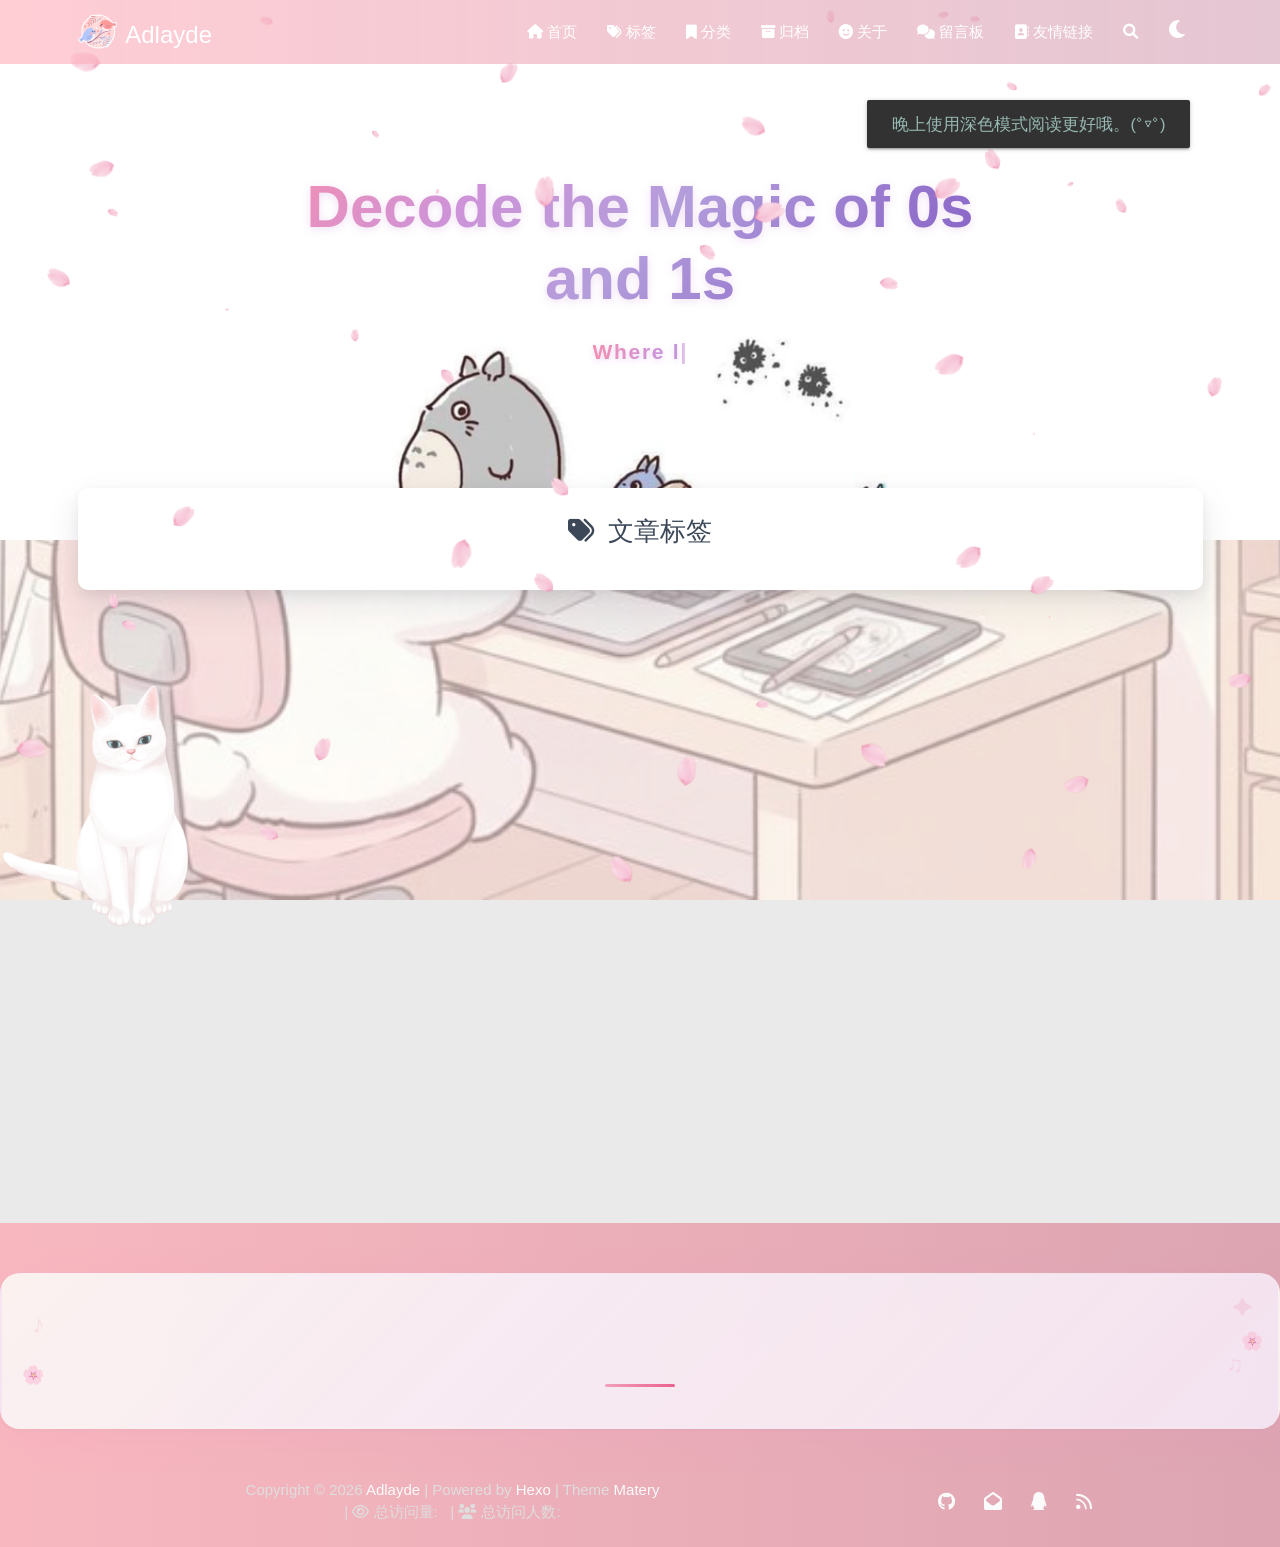
<file: tags/index.html>
<!DOCTYPE HTML>
<html lang="zh-CN">


<head>
    <meta charset="utf-8">
    <meta name="keywords" content="标签, 技术,编程,博客">
    <meta name="description" content="return to freedom">
    <meta http-equiv="X-UA-Compatible" content="IE=edge">
    <meta name="viewport" content="width=device-width, initial-scale=1.0, user-scalable=no">
    <meta name="renderer" content="webkit|ie-stand|ie-comp">
    <meta name="mobile-web-app-capable" content="yes">
    <meta name="format-detection" content="telephone=no">
    <meta name="apple-mobile-web-app-capable" content="yes">
    <meta name="apple-mobile-web-app-status-bar-style" content="black-translucent">
    <meta name="referrer" content="no-referrer-when-downgrade">
    <!-- Global site tag (gtag.js) - Google Analytics -->


    <title>标签 | Adlayde</title>
    <link rel="icon" type="image/png" href="/favicon.png">
    
    <style>
        body{
            background-image: url(/medias/background.jpg);
            background-repeat:no-repeat;
            background-size: 100% 100%;
            background-attachment:fixed;
        }
    </style>



    <!-- bg-cover style     -->



<link rel="stylesheet" type="text/css" href="/libs/awesome/css/all.min.css">
<link rel="stylesheet" type="text/css" href="/libs/materialize/materialize.min.css">
<link rel="stylesheet" type="text/css" href="/libs/aos/aos.css">
<link rel="stylesheet" type="text/css" href="/libs/animate/animate.min.css">
<link rel="stylesheet" type="text/css" href="/libs/lightGallery/css/lightgallery.min.css">
<link rel="stylesheet" type="text/css" href="/css/matery.css">
<link rel="stylesheet" type="text/css" href="/css/my.css">
<link rel="stylesheet" type="text/css" href="/css/dark.css" media="none" onload="if(media!='all')media='all'">




    <link rel="stylesheet" href="/libs/tocbot/tocbot.css">
    <link rel="stylesheet" href="/css/post.css">




    
        <link rel="stylesheet" type="text/css" href="/css/reward.css">
    



    <script src="/libs/jquery/jquery-3.6.0.min.js"></script>

<meta name="generator" content="Hexo 7.3.0">
<style>.github-emoji { position: relative; display: inline-block; width: 1.2em; min-height: 1.2em; overflow: hidden; vertical-align: top; color: transparent; }  .github-emoji > span { position: relative; z-index: 10; }  .github-emoji img, .github-emoji .fancybox { margin: 0 !important; padding: 0 !important; border: none !important; outline: none !important; text-decoration: none !important; user-select: none !important; cursor: auto !important; }  .github-emoji img { height: 1.2em !important; width: 1.2em !important; position: absolute !important; left: 50% !important; top: 50% !important; transform: translate(-50%, -50%) !important; user-select: none !important; cursor: auto !important; } .github-emoji-fallback { color: inherit; } .github-emoji-fallback img { opacity: 0 !important; }</style>
</head>


<body>
    <!-- 页面加载动画遮罩 -->
    <div id="page-loader">
        <img class="loader-gif" src="/medias/loader/loading.svg" alt="Loading">
    </div>

    <header class="navbar-fixed">
    <nav id="headNav" class="bg-color nav-transparent">
        <div id="navContainer" class="nav-wrapper container">
            <div class="brand-logo">
                <a href="/" class="waves-effect waves-light">
                    
                    <img src="/medias/logo.png" class="logo-img" alt="LOGO">
                    
                    <span class="logo-span">Adlayde</span>
                </a>
            </div>
            

<a href="#" data-target="mobile-nav" class="sidenav-trigger button-collapse"><i class="fas fa-bars"></i></a>
<ul class="right nav-menu">
  
  <li class="hide-on-med-and-down nav-item">
    
    <a href="/" class="waves-effect waves-light">
      
      <i class="fas fa-home" style="zoom: 0.6;"></i>
      
      <span>首页</span>
    </a>
    
  </li>
  
  <li class="hide-on-med-and-down nav-item">
    
    <a href="/tags" class="waves-effect waves-light">
      
      <i class="fas fa-tags" style="zoom: 0.6;"></i>
      
      <span>标签</span>
    </a>
    
  </li>
  
  <li class="hide-on-med-and-down nav-item">
    
    <a href="/categories" class="waves-effect waves-light">
      
      <i class="fas fa-bookmark" style="zoom: 0.6;"></i>
      
      <span>分类</span>
    </a>
    
  </li>
  
  <li class="hide-on-med-and-down nav-item">
    
    <a href="/archives" class="waves-effect waves-light">
      
      <i class="fas fa-archive" style="zoom: 0.6;"></i>
      
      <span>归档</span>
    </a>
    
  </li>
  
  <li class="hide-on-med-and-down nav-item">
    
    <a href="/about" class="waves-effect waves-light">
      
      <i class="fa-solid fa-face-smile fa-shake" style="zoom: 0.6;"></i>
      
      <span>关于</span>
    </a>
    
  </li>
  
  <li class="hide-on-med-and-down nav-item">
    
    <a href="/contact" class="waves-effect waves-light">
      
      <i class="fas fa-comments" style="zoom: 0.6;"></i>
      
      <span>留言板</span>
    </a>
    
  </li>
  
  <li class="hide-on-med-and-down nav-item">
    
    <a href="/friends" class="waves-effect waves-light">
      
      <i class="fas fa-address-book" style="zoom: 0.6;"></i>
      
      <span>友情链接</span>
    </a>
    
  </li>
  
  <li>
    <a href="#searchModal" class="modal-trigger waves-effect waves-light">
      <i id="searchIcon" class="fas fa-search" title="搜索" style="zoom: 0.85;"></i>
    </a>
  </li>
  <li>
    <a href="javascript:;" class="waves-effect waves-light" onclick="switchNightMode()" title="深色/浅色模式" >
      <i id="sum-moon-icon" class="fas fa-sun" style="zoom: 0.85;"></i>
    </a>
  </li>
</ul>


<div id="mobile-nav" class="side-nav sidenav">

    <div class="mobile-head bg-color">
        
        <img src="/medias/logo.png" class="logo-img circle responsive-img">
        
        <div class="logo-name">Adlayde</div>
        <div class="logo-desc">
            
            return to freedom
            
        </div>
    </div>

    <ul class="menu-list mobile-menu-list">
        
        <li class="m-nav-item">
	  
		<a href="/" class="waves-effect waves-light">
			
			    <i class="fa-fw fas fa-home"></i>
			
			首页
		</a>
          
        </li>
        
        <li class="m-nav-item">
	  
		<a href="/tags" class="waves-effect waves-light">
			
			    <i class="fa-fw fas fa-tags"></i>
			
			标签
		</a>
          
        </li>
        
        <li class="m-nav-item">
	  
		<a href="/categories" class="waves-effect waves-light">
			
			    <i class="fa-fw fas fa-bookmark"></i>
			
			分类
		</a>
          
        </li>
        
        <li class="m-nav-item">
	  
		<a href="/archives" class="waves-effect waves-light">
			
			    <i class="fa-fw fas fa-archive"></i>
			
			归档
		</a>
          
        </li>
        
        <li class="m-nav-item">
	  
		<a href="/about" class="waves-effect waves-light">
			
			    <i class="fa-fw fa-solid fa-face-smile fa-shake"></i>
			
			关于
		</a>
          
        </li>
        
        <li class="m-nav-item">
	  
		<a href="/contact" class="waves-effect waves-light">
			
			    <i class="fa-fw fas fa-comments"></i>
			
			留言板
		</a>
          
        </li>
        
        <li class="m-nav-item">
	  
		<a href="/friends" class="waves-effect waves-light">
			
			    <i class="fa-fw fas fa-address-book"></i>
			
			友情链接
		</a>
          
        </li>
        
        
        <li><div class="divider"></div></li>
        <li>
            <a href="https://github.com/blinkfox/hexo-theme-matery" class="waves-effect waves-light" target="_blank">
                <i class="fab fa-github-square fa-fw"></i>Fork Me
            </a>
        </li>
        
    </ul>
</div>


        </div>

        
            <style>
    .nav-transparent .github-corner {
        display: none !important;
    }

    .github-corner {
        position: absolute;
        z-index: 10;
        top: 0;
        right: 0;
        border: 0;
        transform: scale(1.1);
    }

    .github-corner svg {
        color: #0f9d58;
        fill: #fff;
        height: 64px;
        width: 64px;
    }

    .github-corner:hover .octo-arm {
        animation: a 0.56s ease-in-out;
    }

    .github-corner .octo-arm {
        animation: none;
    }

    @keyframes a {
        0%,
        to {
            transform: rotate(0);
        }
        20%,
        60% {
            transform: rotate(-25deg);
        }
        40%,
        80% {
            transform: rotate(10deg);
        }
    }
</style>

<a href="https://github.com/blinkfox/hexo-theme-matery" class="github-corner tooltipped hide-on-med-and-down" target="_blank"
   data-tooltip="Fork Me" data-position="left" data-delay="50">
    <svg viewBox="0 0 250 250" aria-hidden="true">
        <path d="M0,0 L115,115 L130,115 L142,142 L250,250 L250,0 Z"></path>
        <path d="M128.3,109.0 C113.8,99.7 119.0,89.6 119.0,89.6 C122.0,82.7 120.5,78.6 120.5,78.6 C119.2,72.0 123.4,76.3 123.4,76.3 C127.3,80.9 125.5,87.3 125.5,87.3 C122.9,97.6 130.6,101.9 134.4,103.2"
              fill="currentColor" style="transform-origin: 130px 106px;" class="octo-arm"></path>
        <path d="M115.0,115.0 C114.9,115.1 118.7,116.5 119.8,115.4 L133.7,101.6 C136.9,99.2 139.9,98.4 142.2,98.6 C133.8,88.0 127.5,74.4 143.8,58.0 C148.5,53.4 154.0,51.2 159.7,51.0 C160.3,49.4 163.2,43.6 171.4,40.1 C171.4,40.1 176.1,42.5 178.8,56.2 C183.1,58.6 187.2,61.8 190.9,65.4 C194.5,69.0 197.7,73.2 200.1,77.6 C213.8,80.2 216.3,84.9 216.3,84.9 C212.7,93.1 206.9,96.0 205.4,96.6 C205.1,102.4 203.0,107.8 198.3,112.5 C181.9,128.9 168.3,122.5 157.7,114.1 C157.9,116.9 156.7,120.9 152.7,124.9 L141.0,136.5 C139.8,137.7 141.6,141.9 141.8,141.8 Z"
              fill="currentColor" class="octo-body"></path>
    </svg>
</a>
        
    </nav>

</header>

    <div class="bg-cover pd-header about-cover">
    <div class="container">
    <div class="row">
    <div class="col s10 offset-s1 m8 offset-m2 l8 offset-l2">
        <div class="brand">
            <div class="title center-align">
                
                Decode the Magic of 0s and 1s
                
            </div>

            <div class="description center-align">
                
                <span id="subtitle"></span>
                <script src="/libs/typed/typed.js"></script>
                <script>
                    var typed = new Typed("#subtitle", {
                        strings: [ 
                            
                                "Where logic meets liberty",
                            
                                "A journey from bits to infinity",
                            
                                "Chasing the wind,writing the void",
                            
                        ],
                        startDelay: 300,
                        typeSpeed: 100,
                        loop: true,
                        backSpeed: 50,
                        showCursor: true
                    });
                </script>
                
            </div>
        </div>
    </div>
</div>


<script>
    // 每天切换 banner 图.  Switch banner image every day.
    var bannerUrl = "/medias/banner/" + new Date().getDay() + '.jpg';
    $('.bg-cover').css('background-image', 'url(' + bannerUrl + ')');
</script>
<script>
    
      // 每天切换 banner 图.  Switch banner image every day.
      var bannerUrl = "/medias/banner/" + new Date().getDay() + '.jpg';
    
    $('.bg-cover.about-cover').css('background-image', 'url(' + bannerUrl + ')');

</script>


    </div>
</div>

<main class="content">

    

<div id="tags" class="container chip-container">
    <div class="card">
        <div class="card-content">
            <div class="tag-title center-align">
                <i class="fas fa-tags"></i>&nbsp;&nbsp;文章标签
            </div>
            <div class="tag-chips">
                
            </div>
        </div>
    </div>
</div>

    

</main>


    <footer class="page-footer bg-color">
    
        <link rel="stylesheet" href="/libs/aplayer/APlayer.min.css">
<style>
    .aplayer .aplayer-lrc p {
        
        display: none;
        
        font-size: 12px;
        font-weight: 700;
        line-height: 16px !important;
    }

    .aplayer .aplayer-lrc p.aplayer-lrc-current {
        
        display: none;
        
        font-size: 15px;
        color: #E91E63;
    }

    
    .aplayer.aplayer-fixed.aplayer-narrow .aplayer-body {
        left: -66px !important;
    }

    .aplayer.aplayer-fixed.aplayer-narrow .aplayer-body:hover {
        left: 0px !important;
    }

    
</style>
<div class="">
    <div class="music-card">
        

        <div class="music-deco">
            <span class="music-star s1">✦</span>
            <span class="music-petal p1">🌸</span>
            <span class="music-petal p2">🌸</span>
            <span class="music-note n1">♪</span>
            <span class="music-note n2">♫</span>
        </div>

        <div class="music-content">
            <div class="row">
                <div class="col l8 offset-l2 m10 offset-m1 s12">
                    <meting-js
                        server="netease"
                        type="playlist"
                        id="503838841"
                        fixed='true'
                        autoplay='false'
                        theme='#E91E63'
                        loop='all'
                        order='random'
                        preload='auto'
                        volume='0.7'
                        list-folded='true'
                    >
                    </meting-js>
                </div>
            </div>
        </div>

        <div class="music-line"></div>
    </div>
</div>

<script src="/libs/aplayer/APlayer.min.js"></script>
<script src="/libs/aplayer/Meting.min.js"></script>

    

    <div class="container row center-align"
         style="margin-bottom: 0px !important;">
        <div class="col s12 m8 l8 copy-right">
            Copyright&nbsp;&copy;
            
                <span id="year">2026</span>
            
            <a href="/about" target="_blank">Adlayde</a>
            |&nbsp;Powered by&nbsp;<a href="https://hexo.io/" target="_blank">Hexo</a>
            |&nbsp;Theme&nbsp;<a href="https://github.com/blinkfox/hexo-theme-matery" target="_blank">Matery</a>
            
            <br>
            
            
            
                
            
            
                <span id="busuanzi_container_site_pv">
                &nbsp;|&nbsp;<i class="far fa-eye"></i>&nbsp;总访问量:&nbsp;
                    <span id="busuanzi_value_site_pv" class="white-color"></span>
            </span>
            
            
                <span id="busuanzi_container_site_uv">
                &nbsp;|&nbsp;<i class="fas fa-users"></i>&nbsp;总访问人数:&nbsp;
                    <span id="busuanzi_value_site_uv" class="white-color"></span>
            </span>
            
            <br>

            <!-- 运行天数提醒. -->
            
            <br>
            
        </div>
        <div class="col s12 m4 l4 social-link social-statis">
    <a href="https://github.com/adlayde" class="tooltipped" target="_blank" data-tooltip="访问我的GitHub" data-position="top" data-delay="50">
        <i class="fab fa-github"></i>
    </a>



    <a href="mailto:estaraadlayde@gmail.com" class="tooltipped" target="_blank" data-tooltip="邮件联系我" data-position="top" data-delay="50">
        <i class="fas fa-envelope-open"></i>
    </a>







    <a href="tencent://AddContact/?fromId=50&fromSubId=1&subcmd=all&uin=258192961" class="tooltipped" target="_blank" data-tooltip="QQ联系我: 258192961" data-position="top" data-delay="50">
        <i class="fab fa-qq"></i>
    </a>







    <a href="/atom.xml" class="tooltipped" target="_blank" data-tooltip="RSS 订阅" data-position="top" data-delay="50">
        <i class="fas fa-rss"></i>
    </a>

</div>
    </div>
</footer>

<div class="progress-bar"></div>


    <!-- 搜索遮罩框 -->
<div id="searchModal" class="modal">
    <div class="modal-content">
        <div class="search-header">
            <span class="title"><i class="fas fa-search"></i>&nbsp;&nbsp;搜索</span>
            <input type="search" id="searchInput" name="s" placeholder="请输入搜索的关键字"
                   class="search-input">
        </div>
        <div id="searchResult"></div>
    </div>
</div>

<script type="text/javascript">
$(function () {
    var searchFunc = function (path, search_id, content_id) {
        'use strict';
        $.ajax({
            url: path,
            dataType: "xml",
            success: function (xmlResponse) {
                // get the contents from search data
                var datas = $("entry", xmlResponse).map(function () {
                    return {
                        title: $("title", this).text(),
                        content: $("content", this).text(),
                        url: $("url", this).text()
                    };
                }).get();
                var $input = document.getElementById(search_id);
                var $resultContent = document.getElementById(content_id);
                $input.addEventListener('input', function () {
                    var str = '<ul class=\"search-result-list\">';
                    var keywords = this.value.trim().toLowerCase().split(/[\s\-]+/);
                    $resultContent.innerHTML = "";
                    if (this.value.trim().length <= 0) {
                        return;
                    }
                    // perform local searching
                    datas.forEach(function (data) {
                        var isMatch = true;
                        var data_title = data.title.trim().toLowerCase();
                        var data_content = data.content.trim().replace(/<[^>]+>/g, "").toLowerCase();
                        var data_url = data.url;
                        data_url = data_url.indexOf('/') === 0 ? data.url : '/' + data_url;
                        var index_title = -1;
                        var index_content = -1;
                        var first_occur = -1;
                        // only match artiles with not empty titles and contents
                        if (data_title !== '' && data_content !== '') {
                            keywords.forEach(function (keyword, i) {
                                index_title = data_title.indexOf(keyword);
                                index_content = data_content.indexOf(keyword);
                                if (index_title < 0 && index_content < 0) {
                                    isMatch = false;
                                } else {
                                    if (index_content < 0) {
                                        index_content = 0;
                                    }
                                    if (i === 0) {
                                        first_occur = index_content;
                                    }
                                }
                            });
                        }
                        // show search results
                        if (isMatch) {
                            str += "<li><a href='" + data_url + "' class='search-result-title'>" + data_title + "</a>";
                            var content = data.content.trim().replace(/<[^>]+>/g, "");
                            if (first_occur >= 0) {
                                // cut out 100 characters
                                var start = first_occur - 20;
                                var end = first_occur + 80;
                                if (start < 0) {
                                    start = 0;
                                }
                                if (start === 0) {
                                    end = 100;
                                }
                                if (end > content.length) {
                                    end = content.length;
                                }
                                var match_content = content.substr(start, end);
                                // highlight all keywords
                                keywords.forEach(function (keyword) {
                                    var regS = new RegExp(keyword, "gi");
                                    match_content = match_content.replace(regS, "<em class=\"search-keyword\">" + keyword + "</em>");
                                });

                                str += "<p class=\"search-result\">" + match_content + "...</p>"
                            }
                            str += "</li>";
                        }
                    });
                    str += "</ul>";
                    $resultContent.innerHTML = str;
                });
            }
        });
    };

    searchFunc('/search.xml', 'searchInput', 'searchResult');
});
</script>

    <!-- 白天和黑夜主题 -->
<div class="stars-con">
    <div id="stars"></div>
    <div id="stars2"></div>
    <div id="stars3"></div>  
</div>

<script>
    function switchNightMode() {
        $('<div class="Cuteen_DarkSky"><div class="Cuteen_DarkPlanet"></div></div>').appendTo($('body')),
        setTimeout(function () {
            $('body').hasClass('DarkMode') 
            ? ($('body').removeClass('DarkMode'), localStorage.setItem('isDark', '0'), $('#sum-moon-icon').removeClass("fa-sun").addClass('fa-moon')) 
            : ($('body').addClass('DarkMode'), localStorage.setItem('isDark', '1'), $('#sum-moon-icon').addClass("fa-sun").removeClass('fa-moon')),
            
            setTimeout(function () {
            $('.Cuteen_DarkSky').fadeOut(1e3, function () {
                $(this).remove()
            })
            }, 2e3)
        })
    }
</script>

    <!-- 回到顶部按钮 -->
<div id="backTop" class="top-scroll">
    <a class="btn-floating btn-large waves-effect waves-light" href="#!">
        <i class="fas fa-arrow-up"></i>
    </a>
</div>


    <script src="/libs/materialize/materialize.min.js"></script>
    <script src="/libs/masonry/masonry.pkgd.min.js"></script>
    <script src="/libs/aos/aos.js"></script>
    <script src="/libs/scrollprogress/scrollProgress.min.js"></script>
    <script src="/libs/lightGallery/js/lightgallery-all.min.js"></script>
    <script src="/js/matery.js"></script>

    

    
    
    
        <script type="text/javascript">
            var windowWidth = $(window).width();
            if (windowWidth > 768) {
                document.write('<script type="text/javascript" src="/libs/others/sakura.js"><\/script>');
            }
        </script>
    

    <!-- 雪花特效 -->
    

    <!-- 鼠标星星特效 -->
    

     
        <script src="https://ssl.captcha.qq.com/TCaptcha.js"></script>
        <script src="/libs/others/TencentCaptcha.js"></script>
        <button id="TencentCaptcha" data-appid="xxxxxxxxxx" data-cbfn="callback" type="button" hidden></button>
    

    <!-- Baidu Analytics -->

    <!-- Baidu Push -->

<script>
    (function () {
        var bp = document.createElement('script');
        var curProtocol = window.location.protocol.split(':')[0];
        if (curProtocol === 'https') {
            bp.src = 'https://zz.bdstatic.com/linksubmit/push.js';
        } else {
            bp.src = 'http://push.zhanzhang.baidu.com/push.js';
        }
        var s = document.getElementsByTagName("script")[0];
        s.parentNode.insertBefore(bp, s);
    })();
</script>

    
    <script src="/libs/others/clicklove.js" async="async"></script>
    
    
    <script async src="/libs/others/busuanzi.pure.mini.js"></script>
    

    

    

    <!--腾讯兔小巢-->
    
    
    

    

    
    <script src="/libs/instantpage/instantpage.js" type="module"></script>
    

    <!-- 页面加载动画控制脚本 -->
    <script>
        (function() {
            var loader = document.getElementById('page-loader');
            
            window.addEventListener('load', function() {
                setTimeout(function() {
                    if (loader) {
                        loader.classList.add('loader-hidden');
                        setTimeout(function() {
                            if (loader.parentNode) {
                                loader.parentNode.removeChild(loader);
                            }
                        }, 500);
                    }
                }, 300);
            });

            setTimeout(function() {
                if (loader && !loader.classList.contains('loader-hidden')) {
                    loader.classList.add('loader-hidden');
                    setTimeout(function() {
                        if (loader.parentNode) {
                            loader.parentNode.removeChild(loader);
                        }
                    }, 500);
                }
            }, 5000);
        })();
    </script>

<script src="/live2dw/lib/L2Dwidget.min.js?094cbace49a39548bed64abff5988b05"></script><script>L2Dwidget.init({"pluginModelPath":"assets/","model":{"jsonPath":"/live2dw/assets/tororo.model.json"},"display":{"position":"left","width":265,"height":500,"hOffset":0,"vOffset":-150},"mobile":{"show":false},"react":{"opacity":1},"log":false,"pluginJsPath":"lib/","pluginRootPath":"live2dw/","tagMode":false});</script></body>
</html>
</file>
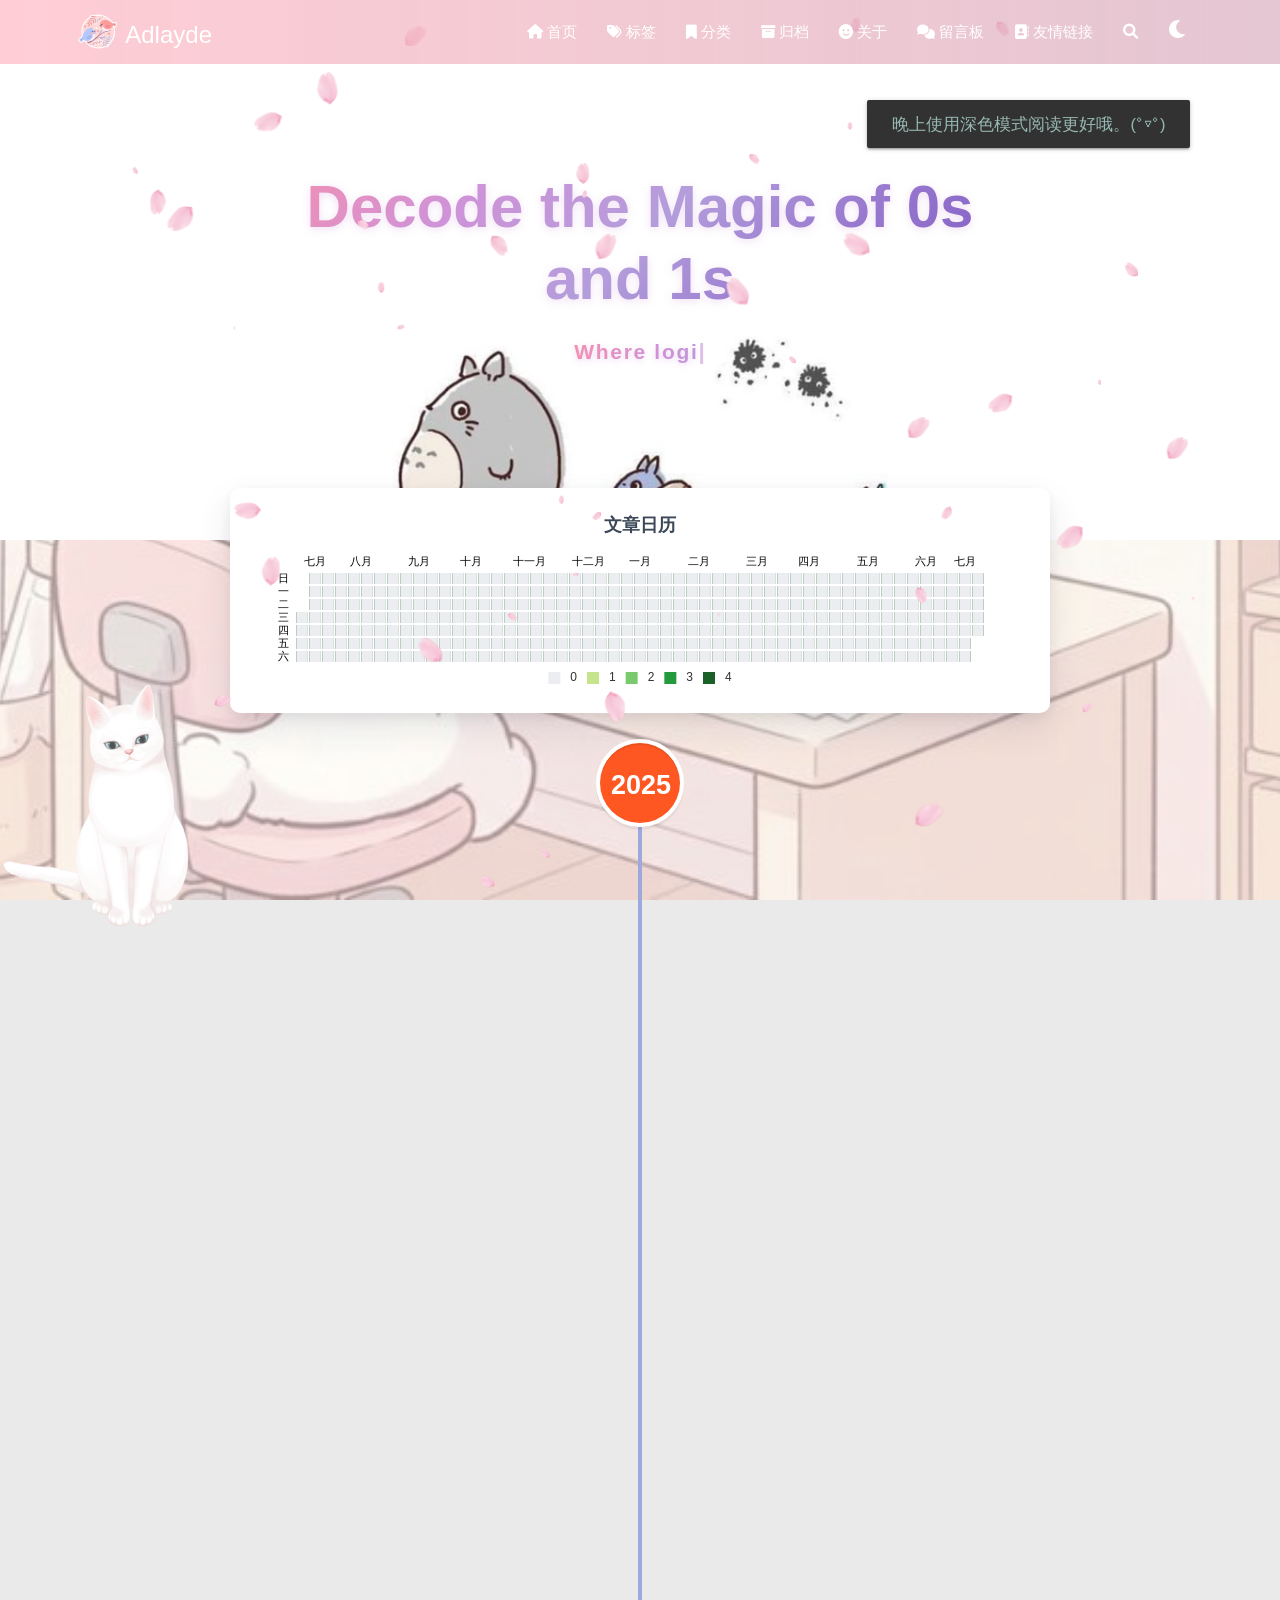
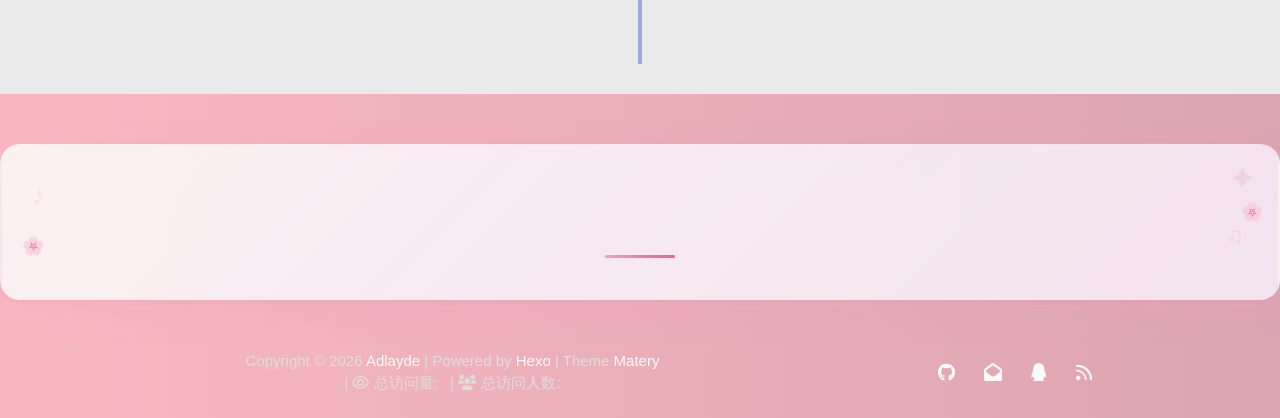
<file: archives/2025/index.html>
<!DOCTYPE HTML>
<html lang="zh-CN">


<head>
    <meta charset="utf-8">
    <meta name="keywords" content="归档: 2025, 技术,编程,博客">
    <meta name="description" content="return to freedom">
    <meta http-equiv="X-UA-Compatible" content="IE=edge">
    <meta name="viewport" content="width=device-width, initial-scale=1.0, user-scalable=no">
    <meta name="renderer" content="webkit|ie-stand|ie-comp">
    <meta name="mobile-web-app-capable" content="yes">
    <meta name="format-detection" content="telephone=no">
    <meta name="apple-mobile-web-app-capable" content="yes">
    <meta name="apple-mobile-web-app-status-bar-style" content="black-translucent">
    <meta name="referrer" content="no-referrer-when-downgrade">
    <!-- Global site tag (gtag.js) - Google Analytics -->


    <title>归档: 2025 | Adlayde</title>
    <link rel="icon" type="image/png" href="/favicon.png">
    
    <style>
        body{
            background-image: url(/medias/background.jpg);
            background-repeat:no-repeat;
            background-size: 100% 100%;
            background-attachment:fixed;
        }
    </style>



    <!-- bg-cover style     -->



<link rel="stylesheet" type="text/css" href="/libs/awesome/css/all.min.css">
<link rel="stylesheet" type="text/css" href="/libs/materialize/materialize.min.css">
<link rel="stylesheet" type="text/css" href="/libs/aos/aos.css">
<link rel="stylesheet" type="text/css" href="/libs/animate/animate.min.css">
<link rel="stylesheet" type="text/css" href="/libs/lightGallery/css/lightgallery.min.css">
<link rel="stylesheet" type="text/css" href="/css/matery.css">
<link rel="stylesheet" type="text/css" href="/css/my.css">
<link rel="stylesheet" type="text/css" href="/css/dark.css" media="none" onload="if(media!='all')media='all'">




    <link rel="stylesheet" href="/libs/tocbot/tocbot.css">
    <link rel="stylesheet" href="/css/post.css">




    
        <link rel="stylesheet" type="text/css" href="/css/reward.css">
    



    <script src="/libs/jquery/jquery-3.6.0.min.js"></script>

<meta name="generator" content="Hexo 7.3.0">
<style>.github-emoji { position: relative; display: inline-block; width: 1.2em; min-height: 1.2em; overflow: hidden; vertical-align: top; color: transparent; }  .github-emoji > span { position: relative; z-index: 10; }  .github-emoji img, .github-emoji .fancybox { margin: 0 !important; padding: 0 !important; border: none !important; outline: none !important; text-decoration: none !important; user-select: none !important; cursor: auto !important; }  .github-emoji img { height: 1.2em !important; width: 1.2em !important; position: absolute !important; left: 50% !important; top: 50% !important; transform: translate(-50%, -50%) !important; user-select: none !important; cursor: auto !important; } .github-emoji-fallback { color: inherit; } .github-emoji-fallback img { opacity: 0 !important; }</style>
</head>


<body>
    <!-- 页面加载动画遮罩 -->
    <div id="page-loader">
        <img class="loader-gif" src="/medias/loader/loading.svg" alt="Loading">
    </div>

    <header class="navbar-fixed">
    <nav id="headNav" class="bg-color nav-transparent">
        <div id="navContainer" class="nav-wrapper container">
            <div class="brand-logo">
                <a href="/" class="waves-effect waves-light">
                    
                    <img src="/medias/logo.png" class="logo-img" alt="LOGO">
                    
                    <span class="logo-span">Adlayde</span>
                </a>
            </div>
            

<a href="#" data-target="mobile-nav" class="sidenav-trigger button-collapse"><i class="fas fa-bars"></i></a>
<ul class="right nav-menu">
  
  <li class="hide-on-med-and-down nav-item">
    
    <a href="/" class="waves-effect waves-light">
      
      <i class="fas fa-home" style="zoom: 0.6;"></i>
      
      <span>首页</span>
    </a>
    
  </li>
  
  <li class="hide-on-med-and-down nav-item">
    
    <a href="/tags" class="waves-effect waves-light">
      
      <i class="fas fa-tags" style="zoom: 0.6;"></i>
      
      <span>标签</span>
    </a>
    
  </li>
  
  <li class="hide-on-med-and-down nav-item">
    
    <a href="/categories" class="waves-effect waves-light">
      
      <i class="fas fa-bookmark" style="zoom: 0.6;"></i>
      
      <span>分类</span>
    </a>
    
  </li>
  
  <li class="hide-on-med-and-down nav-item">
    
    <a href="/archives" class="waves-effect waves-light">
      
      <i class="fas fa-archive" style="zoom: 0.6;"></i>
      
      <span>归档</span>
    </a>
    
  </li>
  
  <li class="hide-on-med-and-down nav-item">
    
    <a href="/about" class="waves-effect waves-light">
      
      <i class="fa-solid fa-face-smile fa-shake" style="zoom: 0.6;"></i>
      
      <span>关于</span>
    </a>
    
  </li>
  
  <li class="hide-on-med-and-down nav-item">
    
    <a href="/contact" class="waves-effect waves-light">
      
      <i class="fas fa-comments" style="zoom: 0.6;"></i>
      
      <span>留言板</span>
    </a>
    
  </li>
  
  <li class="hide-on-med-and-down nav-item">
    
    <a href="/friends" class="waves-effect waves-light">
      
      <i class="fas fa-address-book" style="zoom: 0.6;"></i>
      
      <span>友情链接</span>
    </a>
    
  </li>
  
  <li>
    <a href="#searchModal" class="modal-trigger waves-effect waves-light">
      <i id="searchIcon" class="fas fa-search" title="搜索" style="zoom: 0.85;"></i>
    </a>
  </li>
  <li>
    <a href="javascript:;" class="waves-effect waves-light" onclick="switchNightMode()" title="深色/浅色模式" >
      <i id="sum-moon-icon" class="fas fa-sun" style="zoom: 0.85;"></i>
    </a>
  </li>
</ul>


<div id="mobile-nav" class="side-nav sidenav">

    <div class="mobile-head bg-color">
        
        <img src="/medias/logo.png" class="logo-img circle responsive-img">
        
        <div class="logo-name">Adlayde</div>
        <div class="logo-desc">
            
            return to freedom
            
        </div>
    </div>

    <ul class="menu-list mobile-menu-list">
        
        <li class="m-nav-item">
	  
		<a href="/" class="waves-effect waves-light">
			
			    <i class="fa-fw fas fa-home"></i>
			
			首页
		</a>
          
        </li>
        
        <li class="m-nav-item">
	  
		<a href="/tags" class="waves-effect waves-light">
			
			    <i class="fa-fw fas fa-tags"></i>
			
			标签
		</a>
          
        </li>
        
        <li class="m-nav-item">
	  
		<a href="/categories" class="waves-effect waves-light">
			
			    <i class="fa-fw fas fa-bookmark"></i>
			
			分类
		</a>
          
        </li>
        
        <li class="m-nav-item">
	  
		<a href="/archives" class="waves-effect waves-light">
			
			    <i class="fa-fw fas fa-archive"></i>
			
			归档
		</a>
          
        </li>
        
        <li class="m-nav-item">
	  
		<a href="/about" class="waves-effect waves-light">
			
			    <i class="fa-fw fa-solid fa-face-smile fa-shake"></i>
			
			关于
		</a>
          
        </li>
        
        <li class="m-nav-item">
	  
		<a href="/contact" class="waves-effect waves-light">
			
			    <i class="fa-fw fas fa-comments"></i>
			
			留言板
		</a>
          
        </li>
        
        <li class="m-nav-item">
	  
		<a href="/friends" class="waves-effect waves-light">
			
			    <i class="fa-fw fas fa-address-book"></i>
			
			友情链接
		</a>
          
        </li>
        
        
        <li><div class="divider"></div></li>
        <li>
            <a href="https://github.com/blinkfox/hexo-theme-matery" class="waves-effect waves-light" target="_blank">
                <i class="fab fa-github-square fa-fw"></i>Fork Me
            </a>
        </li>
        
    </ul>
</div>


        </div>

        
            <style>
    .nav-transparent .github-corner {
        display: none !important;
    }

    .github-corner {
        position: absolute;
        z-index: 10;
        top: 0;
        right: 0;
        border: 0;
        transform: scale(1.1);
    }

    .github-corner svg {
        color: #0f9d58;
        fill: #fff;
        height: 64px;
        width: 64px;
    }

    .github-corner:hover .octo-arm {
        animation: a 0.56s ease-in-out;
    }

    .github-corner .octo-arm {
        animation: none;
    }

    @keyframes a {
        0%,
        to {
            transform: rotate(0);
        }
        20%,
        60% {
            transform: rotate(-25deg);
        }
        40%,
        80% {
            transform: rotate(10deg);
        }
    }
</style>

<a href="https://github.com/blinkfox/hexo-theme-matery" class="github-corner tooltipped hide-on-med-and-down" target="_blank"
   data-tooltip="Fork Me" data-position="left" data-delay="50">
    <svg viewBox="0 0 250 250" aria-hidden="true">
        <path d="M0,0 L115,115 L130,115 L142,142 L250,250 L250,0 Z"></path>
        <path d="M128.3,109.0 C113.8,99.7 119.0,89.6 119.0,89.6 C122.0,82.7 120.5,78.6 120.5,78.6 C119.2,72.0 123.4,76.3 123.4,76.3 C127.3,80.9 125.5,87.3 125.5,87.3 C122.9,97.6 130.6,101.9 134.4,103.2"
              fill="currentColor" style="transform-origin: 130px 106px;" class="octo-arm"></path>
        <path d="M115.0,115.0 C114.9,115.1 118.7,116.5 119.8,115.4 L133.7,101.6 C136.9,99.2 139.9,98.4 142.2,98.6 C133.8,88.0 127.5,74.4 143.8,58.0 C148.5,53.4 154.0,51.2 159.7,51.0 C160.3,49.4 163.2,43.6 171.4,40.1 C171.4,40.1 176.1,42.5 178.8,56.2 C183.1,58.6 187.2,61.8 190.9,65.4 C194.5,69.0 197.7,73.2 200.1,77.6 C213.8,80.2 216.3,84.9 216.3,84.9 C212.7,93.1 206.9,96.0 205.4,96.6 C205.1,102.4 203.0,107.8 198.3,112.5 C181.9,128.9 168.3,122.5 157.7,114.1 C157.9,116.9 156.7,120.9 152.7,124.9 L141.0,136.5 C139.8,137.7 141.6,141.9 141.8,141.8 Z"
              fill="currentColor" class="octo-body"></path>
    </svg>
</a>
        
    </nav>

</header>

    <div class="bg-cover pd-header about-cover">
    <div class="container">
    <div class="row">
    <div class="col s10 offset-s1 m8 offset-m2 l8 offset-l2">
        <div class="brand">
            <div class="title center-align">
                
                Decode the Magic of 0s and 1s
                
            </div>

            <div class="description center-align">
                
                <span id="subtitle"></span>
                <script src="/libs/typed/typed.js"></script>
                <script>
                    var typed = new Typed("#subtitle", {
                        strings: [ 
                            
                                "Where logic meets liberty",
                            
                                "A journey from bits to infinity",
                            
                                "Chasing the wind,writing the void",
                            
                        ],
                        startDelay: 300,
                        typeSpeed: 100,
                        loop: true,
                        backSpeed: 50,
                        showCursor: true
                    });
                </script>
                
            </div>
        </div>
    </div>
</div>


<script>
    // 每天切换 banner 图.  Switch banner image every day.
    var bannerUrl = "/medias/banner/" + new Date().getDay() + '.jpg';
    $('.bg-cover').css('background-image', 'url(' + bannerUrl + ')');
</script>
<script>
    
      // 每天切换 banner 图.  Switch banner image every day.
      var bannerUrl = "/medias/banner/" + new Date().getDay() + '.jpg';
    
    $('.bg-cover.about-cover').css('background-image', 'url(' + bannerUrl + ')');

</script>


    </div>
</div>

<main class="content">

    
    <div class="container archive-calendar">
    <div class="card">
        <div id="post-calendar" class="card-content"></div>
    </div>
</div>

<script type="text/javascript" src="/libs/echarts/echarts.min.js"></script>
<script type="text/javascript">
    let myChart = echarts.init(document.getElementById('post-calendar'));

    

    let option = {
        title: {
            top: 0,
            text: '文章日历',
            left: 'center',
            textStyle: {
                color: '#3C4858'
            }
        },
        tooltip: {
            padding: 10,
            backgroundColor: '#555',
            borderColor: '#777',
            borderWidth: 1,
            formatter: function (obj) {
                var value = obj.value;
                return '<div style="font-size: 14px;">' + value[0] + '：' + value[1] + '</div>';
            }
        },
        visualMap: {
            show: true,
            showLabel: true,
            categories: [0, 1, 2, 3, 4],
            calculable: true,
            inRange: {
                symbol: 'rect',
                color: ['#ebedf0', '#c6e48b', '#7bc96f', '#239a3b', '#196127']
            },
            itemWidth: 12,
            itemHeight: 12,
            orient: 'horizontal',
            left: 'center',
            bottom: 0
        },
        calendar: [{
            left: 'center',
            range: ["2025-07-16", "2026-07-16"],
            cellSize: [13, 13],
            splitLine: {
                show: false
            },
            itemStyle: {
                color: '#196127',
                borderColor: '#fff',
                borderWidth: 2
            },
            yearLabel: {
                show: false
            },
            monthLabel: {
                nameMap: 'cn',
                fontSize: 11
            },
            dayLabel: {
                formatter: '{start}  1st',
                nameMap: 'cn',
                fontSize: 11
            }
        }],
        series: [{
            type: 'heatmap',
            coordinateSystem: 'calendar',
            calendarIndex: 0,
            data: [["2025-07-16", 0], ["2025-07-17", 0], ["2025-07-18", 0], ["2025-07-19", 0], ["2025-07-20", 0], ["2025-07-21", 0], ["2025-07-22", 0], ["2025-07-23", 0], ["2025-07-24", 0], ["2025-07-25", 0], ["2025-07-26", 0], ["2025-07-27", 0], ["2025-07-28", 0], ["2025-07-29", 0], ["2025-07-30", 0], ["2025-07-31", 0], ["2025-08-01", 0], ["2025-08-02", 0], ["2025-08-03", 0], ["2025-08-04", 0], ["2025-08-05", 0], ["2025-08-06", 0], ["2025-08-07", 0], ["2025-08-08", 0], ["2025-08-09", 0], ["2025-08-10", 0], ["2025-08-11", 0], ["2025-08-12", 0], ["2025-08-13", 0], ["2025-08-14", 0], ["2025-08-15", 0], ["2025-08-16", 0], ["2025-08-17", 0], ["2025-08-18", 0], ["2025-08-19", 0], ["2025-08-20", 0], ["2025-08-21", 0], ["2025-08-22", 0], ["2025-08-23", 0], ["2025-08-24", 0], ["2025-08-25", 0], ["2025-08-26", 0], ["2025-08-27", 0], ["2025-08-28", 0], ["2025-08-29", 0], ["2025-08-30", 0], ["2025-08-31", 0], ["2025-09-01", 0], ["2025-09-02", 0], ["2025-09-03", 0], ["2025-09-04", 0], ["2025-09-05", 0], ["2025-09-06", 0], ["2025-09-07", 0], ["2025-09-08", 0], ["2025-09-09", 0], ["2025-09-10", 0], ["2025-09-11", 0], ["2025-09-12", 0], ["2025-09-13", 0], ["2025-09-14", 0], ["2025-09-15", 0], ["2025-09-16", 0], ["2025-09-17", 0], ["2025-09-18", 0], ["2025-09-19", 0], ["2025-09-20", 0], ["2025-09-21", 0], ["2025-09-22", 0], ["2025-09-23", 0], ["2025-09-24", 0], ["2025-09-25", 0], ["2025-09-26", 0], ["2025-09-27", 0], ["2025-09-28", 0], ["2025-09-29", 0], ["2025-09-30", 0], ["2025-10-01", 0], ["2025-10-02", 0], ["2025-10-03", 0], ["2025-10-04", 0], ["2025-10-05", 0], ["2025-10-06", 0], ["2025-10-07", 0], ["2025-10-08", 0], ["2025-10-09", 0], ["2025-10-10", 0], ["2025-10-11", 0], ["2025-10-12", 0], ["2025-10-13", 0], ["2025-10-14", 0], ["2025-10-15", 0], ["2025-10-16", 0], ["2025-10-17", 0], ["2025-10-18", 0], ["2025-10-19", 0], ["2025-10-20", 0], ["2025-10-21", 0], ["2025-10-22", 0], ["2025-10-23", 0], ["2025-10-24", 0], ["2025-10-25", 0], ["2025-10-26", 0], ["2025-10-27", 0], ["2025-10-28", 0], ["2025-10-29", 0], ["2025-10-30", 0], ["2025-10-31", 0], ["2025-11-01", 0], ["2025-11-02", 0], ["2025-11-03", 0], ["2025-11-04", 0], ["2025-11-05", 0], ["2025-11-06", 0], ["2025-11-07", 0], ["2025-11-08", 0], ["2025-11-09", 0], ["2025-11-10", 0], ["2025-11-11", 0], ["2025-11-12", 0], ["2025-11-13", 0], ["2025-11-14", 0], ["2025-11-15", 0], ["2025-11-16", 0], ["2025-11-17", 0], ["2025-11-18", 0], ["2025-11-19", 0], ["2025-11-20", 0], ["2025-11-21", 0], ["2025-11-22", 0], ["2025-11-23", 0], ["2025-11-24", 0], ["2025-11-25", 0], ["2025-11-26", 0], ["2025-11-27", 0], ["2025-11-28", 0], ["2025-11-29", 0], ["2025-11-30", 0], ["2025-12-01", 0], ["2025-12-02", 0], ["2025-12-03", 0], ["2025-12-04", 0], ["2025-12-05", 0], ["2025-12-06", 0], ["2025-12-07", 0], ["2025-12-08", 0], ["2025-12-09", 0], ["2025-12-10", 0], ["2025-12-11", 0], ["2025-12-12", 0], ["2025-12-13", 0], ["2025-12-14", 0], ["2025-12-15", 0], ["2025-12-16", 0], ["2025-12-17", 0], ["2025-12-18", 0], ["2025-12-19", 0], ["2025-12-20", 0], ["2025-12-21", 0], ["2025-12-22", 0], ["2025-12-23", 0], ["2025-12-24", 0], ["2025-12-25", 0], ["2025-12-26", 0], ["2025-12-27", 0], ["2025-12-28", 0], ["2025-12-29", 0], ["2025-12-30", 0], ["2025-12-31", 0], ["2026-01-01", 0], ["2026-01-02", 0], ["2026-01-03", 0], ["2026-01-04", 0], ["2026-01-05", 0], ["2026-01-06", 0], ["2026-01-07", 0], ["2026-01-08", 0], ["2026-01-09", 0], ["2026-01-10", 0], ["2026-01-11", 0], ["2026-01-12", 0], ["2026-01-13", 0], ["2026-01-14", 0], ["2026-01-15", 0], ["2026-01-16", 0], ["2026-01-17", 0], ["2026-01-18", 0], ["2026-01-19", 0], ["2026-01-20", 0], ["2026-01-21", 0], ["2026-01-22", 0], ["2026-01-23", 0], ["2026-01-24", 0], ["2026-01-25", 0], ["2026-01-26", 0], ["2026-01-27", 0], ["2026-01-28", 0], ["2026-01-29", 0], ["2026-01-30", 0], ["2026-01-31", 0], ["2026-02-01", 0], ["2026-02-02", 0], ["2026-02-03", 0], ["2026-02-04", 0], ["2026-02-05", 0], ["2026-02-06", 0], ["2026-02-07", 0], ["2026-02-08", 0], ["2026-02-09", 0], ["2026-02-10", 0], ["2026-02-11", 0], ["2026-02-12", 0], ["2026-02-13", 0], ["2026-02-14", 0], ["2026-02-15", 0], ["2026-02-16", 0], ["2026-02-17", 0], ["2026-02-18", 0], ["2026-02-19", 0], ["2026-02-20", 0], ["2026-02-21", 0], ["2026-02-22", 0], ["2026-02-23", 0], ["2026-02-24", 0], ["2026-02-25", 0], ["2026-02-26", 0], ["2026-02-27", 0], ["2026-02-28", 0], ["2026-03-01", 0], ["2026-03-02", 0], ["2026-03-03", 0], ["2026-03-04", 0], ["2026-03-05", 0], ["2026-03-06", 0], ["2026-03-07", 0], ["2026-03-08", 0], ["2026-03-09", 0], ["2026-03-10", 0], ["2026-03-11", 0], ["2026-03-12", 0], ["2026-03-13", 0], ["2026-03-14", 0], ["2026-03-15", 0], ["2026-03-16", 0], ["2026-03-17", 0], ["2026-03-18", 0], ["2026-03-19", 0], ["2026-03-20", 0], ["2026-03-21", 0], ["2026-03-22", 0], ["2026-03-23", 0], ["2026-03-24", 0], ["2026-03-25", 0], ["2026-03-26", 0], ["2026-03-27", 0], ["2026-03-28", 0], ["2026-03-29", 0], ["2026-03-30", 0], ["2026-03-31", 0], ["2026-04-01", 0], ["2026-04-02", 0], ["2026-04-03", 0], ["2026-04-04", 0], ["2026-04-05", 0], ["2026-04-06", 0], ["2026-04-07", 0], ["2026-04-08", 0], ["2026-04-09", 0], ["2026-04-10", 0], ["2026-04-11", 0], ["2026-04-12", 0], ["2026-04-13", 0], ["2026-04-14", 0], ["2026-04-15", 0], ["2026-04-16", 0], ["2026-04-17", 0], ["2026-04-18", 0], ["2026-04-19", 0], ["2026-04-20", 0], ["2026-04-21", 0], ["2026-04-22", 0], ["2026-04-23", 0], ["2026-04-24", 0], ["2026-04-25", 0], ["2026-04-26", 0], ["2026-04-27", 0], ["2026-04-28", 0], ["2026-04-29", 0], ["2026-04-30", 0], ["2026-05-01", 0], ["2026-05-02", 0], ["2026-05-03", 0], ["2026-05-04", 0], ["2026-05-05", 0], ["2026-05-06", 0], ["2026-05-07", 0], ["2026-05-08", 0], ["2026-05-09", 0], ["2026-05-10", 0], ["2026-05-11", 0], ["2026-05-12", 0], ["2026-05-13", 0], ["2026-05-14", 0], ["2026-05-15", 0], ["2026-05-16", 0], ["2026-05-17", 0], ["2026-05-18", 0], ["2026-05-19", 0], ["2026-05-20", 0], ["2026-05-21", 0], ["2026-05-22", 0], ["2026-05-23", 0], ["2026-05-24", 0], ["2026-05-25", 0], ["2026-05-26", 0], ["2026-05-27", 0], ["2026-05-28", 0], ["2026-05-29", 0], ["2026-05-30", 0], ["2026-05-31", 0], ["2026-06-01", 0], ["2026-06-02", 0], ["2026-06-03", 0], ["2026-06-04", 0], ["2026-06-05", 0], ["2026-06-06", 0], ["2026-06-07", 0], ["2026-06-08", 0], ["2026-06-09", 0], ["2026-06-10", 0], ["2026-06-11", 0], ["2026-06-12", 0], ["2026-06-13", 0], ["2026-06-14", 0], ["2026-06-15", 0], ["2026-06-16", 0], ["2026-06-17", 0], ["2026-06-18", 0], ["2026-06-19", 0], ["2026-06-20", 0], ["2026-06-21", 0], ["2026-06-22", 0], ["2026-06-23", 0], ["2026-06-24", 0], ["2026-06-25", 0], ["2026-06-26", 0], ["2026-06-27", 0], ["2026-06-28", 0], ["2026-06-29", 0], ["2026-06-30", 0], ["2026-07-01", 0], ["2026-07-02", 0], ["2026-07-03", 0], ["2026-07-04", 0], ["2026-07-05", 0], ["2026-07-06", 0], ["2026-07-07", 0], ["2026-07-08", 0], ["2026-07-09", 0], ["2026-07-10", 0], ["2026-07-11", 0], ["2026-07-12", 0], ["2026-07-13", 0], ["2026-07-14", 0], ["2026-07-15", 0], ["2026-07-16", 0]]
        }]

    };

    myChart.setOption(option);
</script>

    

    

    <div id="cd-timeline" class="container">
        
        <div class="cd-timeline-block">

            
            
            
            <div class="cd-timeline-img year" data-aos="zoom-in-up">
                <a href="/archives/2025">2025</a>
            </div>
            

            
            
            
            <div class="cd-timeline-img month" data-aos="zoom-in-up">
                <a href="/archives/2025/03">03</a>
            </div>
            

            
            <div class="cd-timeline-img day" data-aos="zoom-in-up">
                <span>14</span>
            </div>
            <article class="cd-timeline-content" data-aos="fade-up">
                <div class="article col s12 m6">
                    <div class="card">
                        <a href="/2025/03/14/first-blog/">
                            <div class="card-image">
                                
                                <img src="/medias/post/first_blog.jpg" class="responsive-img" alt="first blog">
                                
                                <span class="card-title">first blog</span>
                            </div>
                        </a>
                        <div class="card-content article-content">
                            <div class="summary block-with-text">
                                
                                    first blog二叉搜索树（BST）平衡重建算法本文介绍一个基于中序遍历重建的二叉搜索树平衡算法，包含插入、中序遍历收集、高度计算、平衡重建等功能。
完整代码#include&lt;bits/stdc++.h&gt;
using nam
                                
                            </div>
                            <div class="publish-info">
                                <span class="publish-date">
                                    <i class="far fa-clock fa-fw icon-date"></i>2025-03-14
                                </span>
                                <span class="publish-author">
                                    
                                    <i class="fas fa-bookmark fa-fw icon-category"></i>
                                    
                                    <a href="/categories/%E6%9D%82%E8%AE%B0/" class="post-category">
                                    杂记
                                    </a>
                                    
                                    
                                </span>
                            </div>
                        </div>

                        
                    </div>
                </div>
            </article>
        </div>
        
        <div class="cd-timeline-block">

            
            

            
            

            
            <div class="cd-timeline-img day" data-aos="zoom-in-up">
                <span>14</span>
            </div>
            <article class="cd-timeline-content" data-aos="fade-up">
                <div class="article col s12 m6">
                    <div class="card">
                        <a href="/2025/03/14/hello-world/">
                            <div class="card-image">
                                
                                <img src="/medias/post/hello_world.jpg" class="responsive-img" alt="Hello World">
                                
                                <span class="card-title">Hello World</span>
                            </div>
                        </a>
                        <div class="card-content article-content">
                            <div class="summary block-with-text">
                                
                                    Welcome to Hexo! This is your very first post. Check documentation for more info. If you get any problems when using Hex
                                
                            </div>
                            <div class="publish-info">
                                <span class="publish-date">
                                    <i class="far fa-clock fa-fw icon-date"></i>2025-03-14
                                </span>
                                <span class="publish-author">
                                    
                                    <i class="fas fa-bookmark fa-fw icon-category"></i>
                                    
                                    <a href="/categories/%E6%9D%82%E8%AE%B0/" class="post-category">
                                    杂记
                                    </a>
                                    
                                    
                                </span>
                            </div>
                        </div>

                        
                    </div>
                </div>
            </article>
        </div>
        
    </div>

</main>




    <footer class="page-footer bg-color">
    
        <link rel="stylesheet" href="/libs/aplayer/APlayer.min.css">
<style>
    .aplayer .aplayer-lrc p {
        
        display: none;
        
        font-size: 12px;
        font-weight: 700;
        line-height: 16px !important;
    }

    .aplayer .aplayer-lrc p.aplayer-lrc-current {
        
        display: none;
        
        font-size: 15px;
        color: #E91E63;
    }

    
    .aplayer.aplayer-fixed.aplayer-narrow .aplayer-body {
        left: -66px !important;
    }

    .aplayer.aplayer-fixed.aplayer-narrow .aplayer-body:hover {
        left: 0px !important;
    }

    
</style>
<div class="">
    <div class="music-card">
        

        <div class="music-deco">
            <span class="music-star s1">✦</span>
            <span class="music-petal p1">🌸</span>
            <span class="music-petal p2">🌸</span>
            <span class="music-note n1">♪</span>
            <span class="music-note n2">♫</span>
        </div>

        <div class="music-content">
            <div class="row">
                <div class="col l8 offset-l2 m10 offset-m1 s12">
                    <meting-js
                        server="netease"
                        type="playlist"
                        id="503838841"
                        fixed='true'
                        autoplay='false'
                        theme='#E91E63'
                        loop='all'
                        order='random'
                        preload='auto'
                        volume='0.7'
                        list-folded='true'
                    >
                    </meting-js>
                </div>
            </div>
        </div>

        <div class="music-line"></div>
    </div>
</div>

<script src="/libs/aplayer/APlayer.min.js"></script>
<script src="/libs/aplayer/Meting.min.js"></script>

    

    <div class="container row center-align"
         style="margin-bottom: 0px !important;">
        <div class="col s12 m8 l8 copy-right">
            Copyright&nbsp;&copy;
            
                <span id="year">2026</span>
            
            <a href="/about" target="_blank">Adlayde</a>
            |&nbsp;Powered by&nbsp;<a href="https://hexo.io/" target="_blank">Hexo</a>
            |&nbsp;Theme&nbsp;<a href="https://github.com/blinkfox/hexo-theme-matery" target="_blank">Matery</a>
            
            <br>
            
            
            
                
            
            
                <span id="busuanzi_container_site_pv">
                &nbsp;|&nbsp;<i class="far fa-eye"></i>&nbsp;总访问量:&nbsp;
                    <span id="busuanzi_value_site_pv" class="white-color"></span>
            </span>
            
            
                <span id="busuanzi_container_site_uv">
                &nbsp;|&nbsp;<i class="fas fa-users"></i>&nbsp;总访问人数:&nbsp;
                    <span id="busuanzi_value_site_uv" class="white-color"></span>
            </span>
            
            <br>

            <!-- 运行天数提醒. -->
            
            <br>
            
        </div>
        <div class="col s12 m4 l4 social-link social-statis">
    <a href="https://github.com/adlayde" class="tooltipped" target="_blank" data-tooltip="访问我的GitHub" data-position="top" data-delay="50">
        <i class="fab fa-github"></i>
    </a>



    <a href="mailto:estaraadlayde@gmail.com" class="tooltipped" target="_blank" data-tooltip="邮件联系我" data-position="top" data-delay="50">
        <i class="fas fa-envelope-open"></i>
    </a>







    <a href="tencent://AddContact/?fromId=50&fromSubId=1&subcmd=all&uin=258192961" class="tooltipped" target="_blank" data-tooltip="QQ联系我: 258192961" data-position="top" data-delay="50">
        <i class="fab fa-qq"></i>
    </a>







    <a href="/atom.xml" class="tooltipped" target="_blank" data-tooltip="RSS 订阅" data-position="top" data-delay="50">
        <i class="fas fa-rss"></i>
    </a>

</div>
    </div>
</footer>

<div class="progress-bar"></div>


    <!-- 搜索遮罩框 -->
<div id="searchModal" class="modal">
    <div class="modal-content">
        <div class="search-header">
            <span class="title"><i class="fas fa-search"></i>&nbsp;&nbsp;搜索</span>
            <input type="search" id="searchInput" name="s" placeholder="请输入搜索的关键字"
                   class="search-input">
        </div>
        <div id="searchResult"></div>
    </div>
</div>

<script type="text/javascript">
$(function () {
    var searchFunc = function (path, search_id, content_id) {
        'use strict';
        $.ajax({
            url: path,
            dataType: "xml",
            success: function (xmlResponse) {
                // get the contents from search data
                var datas = $("entry", xmlResponse).map(function () {
                    return {
                        title: $("title", this).text(),
                        content: $("content", this).text(),
                        url: $("url", this).text()
                    };
                }).get();
                var $input = document.getElementById(search_id);
                var $resultContent = document.getElementById(content_id);
                $input.addEventListener('input', function () {
                    var str = '<ul class=\"search-result-list\">';
                    var keywords = this.value.trim().toLowerCase().split(/[\s\-]+/);
                    $resultContent.innerHTML = "";
                    if (this.value.trim().length <= 0) {
                        return;
                    }
                    // perform local searching
                    datas.forEach(function (data) {
                        var isMatch = true;
                        var data_title = data.title.trim().toLowerCase();
                        var data_content = data.content.trim().replace(/<[^>]+>/g, "").toLowerCase();
                        var data_url = data.url;
                        data_url = data_url.indexOf('/') === 0 ? data.url : '/' + data_url;
                        var index_title = -1;
                        var index_content = -1;
                        var first_occur = -1;
                        // only match artiles with not empty titles and contents
                        if (data_title !== '' && data_content !== '') {
                            keywords.forEach(function (keyword, i) {
                                index_title = data_title.indexOf(keyword);
                                index_content = data_content.indexOf(keyword);
                                if (index_title < 0 && index_content < 0) {
                                    isMatch = false;
                                } else {
                                    if (index_content < 0) {
                                        index_content = 0;
                                    }
                                    if (i === 0) {
                                        first_occur = index_content;
                                    }
                                }
                            });
                        }
                        // show search results
                        if (isMatch) {
                            str += "<li><a href='" + data_url + "' class='search-result-title'>" + data_title + "</a>";
                            var content = data.content.trim().replace(/<[^>]+>/g, "");
                            if (first_occur >= 0) {
                                // cut out 100 characters
                                var start = first_occur - 20;
                                var end = first_occur + 80;
                                if (start < 0) {
                                    start = 0;
                                }
                                if (start === 0) {
                                    end = 100;
                                }
                                if (end > content.length) {
                                    end = content.length;
                                }
                                var match_content = content.substr(start, end);
                                // highlight all keywords
                                keywords.forEach(function (keyword) {
                                    var regS = new RegExp(keyword, "gi");
                                    match_content = match_content.replace(regS, "<em class=\"search-keyword\">" + keyword + "</em>");
                                });

                                str += "<p class=\"search-result\">" + match_content + "...</p>"
                            }
                            str += "</li>";
                        }
                    });
                    str += "</ul>";
                    $resultContent.innerHTML = str;
                });
            }
        });
    };

    searchFunc('/search.xml', 'searchInput', 'searchResult');
});
</script>

    <!-- 白天和黑夜主题 -->
<div class="stars-con">
    <div id="stars"></div>
    <div id="stars2"></div>
    <div id="stars3"></div>  
</div>

<script>
    function switchNightMode() {
        $('<div class="Cuteen_DarkSky"><div class="Cuteen_DarkPlanet"></div></div>').appendTo($('body')),
        setTimeout(function () {
            $('body').hasClass('DarkMode') 
            ? ($('body').removeClass('DarkMode'), localStorage.setItem('isDark', '0'), $('#sum-moon-icon').removeClass("fa-sun").addClass('fa-moon')) 
            : ($('body').addClass('DarkMode'), localStorage.setItem('isDark', '1'), $('#sum-moon-icon').addClass("fa-sun").removeClass('fa-moon')),
            
            setTimeout(function () {
            $('.Cuteen_DarkSky').fadeOut(1e3, function () {
                $(this).remove()
            })
            }, 2e3)
        })
    }
</script>

    <!-- 回到顶部按钮 -->
<div id="backTop" class="top-scroll">
    <a class="btn-floating btn-large waves-effect waves-light" href="#!">
        <i class="fas fa-arrow-up"></i>
    </a>
</div>


    <script src="/libs/materialize/materialize.min.js"></script>
    <script src="/libs/masonry/masonry.pkgd.min.js"></script>
    <script src="/libs/aos/aos.js"></script>
    <script src="/libs/scrollprogress/scrollProgress.min.js"></script>
    <script src="/libs/lightGallery/js/lightgallery-all.min.js"></script>
    <script src="/js/matery.js"></script>

    

    
    
    
        <script type="text/javascript">
            var windowWidth = $(window).width();
            if (windowWidth > 768) {
                document.write('<script type="text/javascript" src="/libs/others/sakura.js"><\/script>');
            }
        </script>
    

    <!-- 雪花特效 -->
    

    <!-- 鼠标星星特效 -->
    

     
        <script src="https://ssl.captcha.qq.com/TCaptcha.js"></script>
        <script src="/libs/others/TencentCaptcha.js"></script>
        <button id="TencentCaptcha" data-appid="xxxxxxxxxx" data-cbfn="callback" type="button" hidden></button>
    

    <!-- Baidu Analytics -->

    <!-- Baidu Push -->

<script>
    (function () {
        var bp = document.createElement('script');
        var curProtocol = window.location.protocol.split(':')[0];
        if (curProtocol === 'https') {
            bp.src = 'https://zz.bdstatic.com/linksubmit/push.js';
        } else {
            bp.src = 'http://push.zhanzhang.baidu.com/push.js';
        }
        var s = document.getElementsByTagName("script")[0];
        s.parentNode.insertBefore(bp, s);
    })();
</script>

    
    <script src="/libs/others/clicklove.js" async="async"></script>
    
    
    <script async src="/libs/others/busuanzi.pure.mini.js"></script>
    

    

    

    <!--腾讯兔小巢-->
    
    
    

    

    
    <script src="/libs/instantpage/instantpage.js" type="module"></script>
    

    <!-- 页面加载动画控制脚本 -->
    <script>
        (function() {
            var loader = document.getElementById('page-loader');
            
            window.addEventListener('load', function() {
                setTimeout(function() {
                    if (loader) {
                        loader.classList.add('loader-hidden');
                        setTimeout(function() {
                            if (loader.parentNode) {
                                loader.parentNode.removeChild(loader);
                            }
                        }, 500);
                    }
                }, 300);
            });

            setTimeout(function() {
                if (loader && !loader.classList.contains('loader-hidden')) {
                    loader.classList.add('loader-hidden');
                    setTimeout(function() {
                        if (loader.parentNode) {
                            loader.parentNode.removeChild(loader);
                        }
                    }, 500);
                }
            }, 5000);
        })();
    </script>

<script src="/live2dw/lib/L2Dwidget.min.js?094cbace49a39548bed64abff5988b05"></script><script>L2Dwidget.init({"pluginModelPath":"assets/","model":{"jsonPath":"/live2dw/assets/tororo.model.json"},"display":{"position":"left","width":265,"height":500,"hOffset":0,"vOffset":-150},"mobile":{"show":false},"react":{"opacity":1},"log":false,"pluginJsPath":"lib/","pluginRootPath":"live2dw/","tagMode":false});</script></body>
</html>
</file>
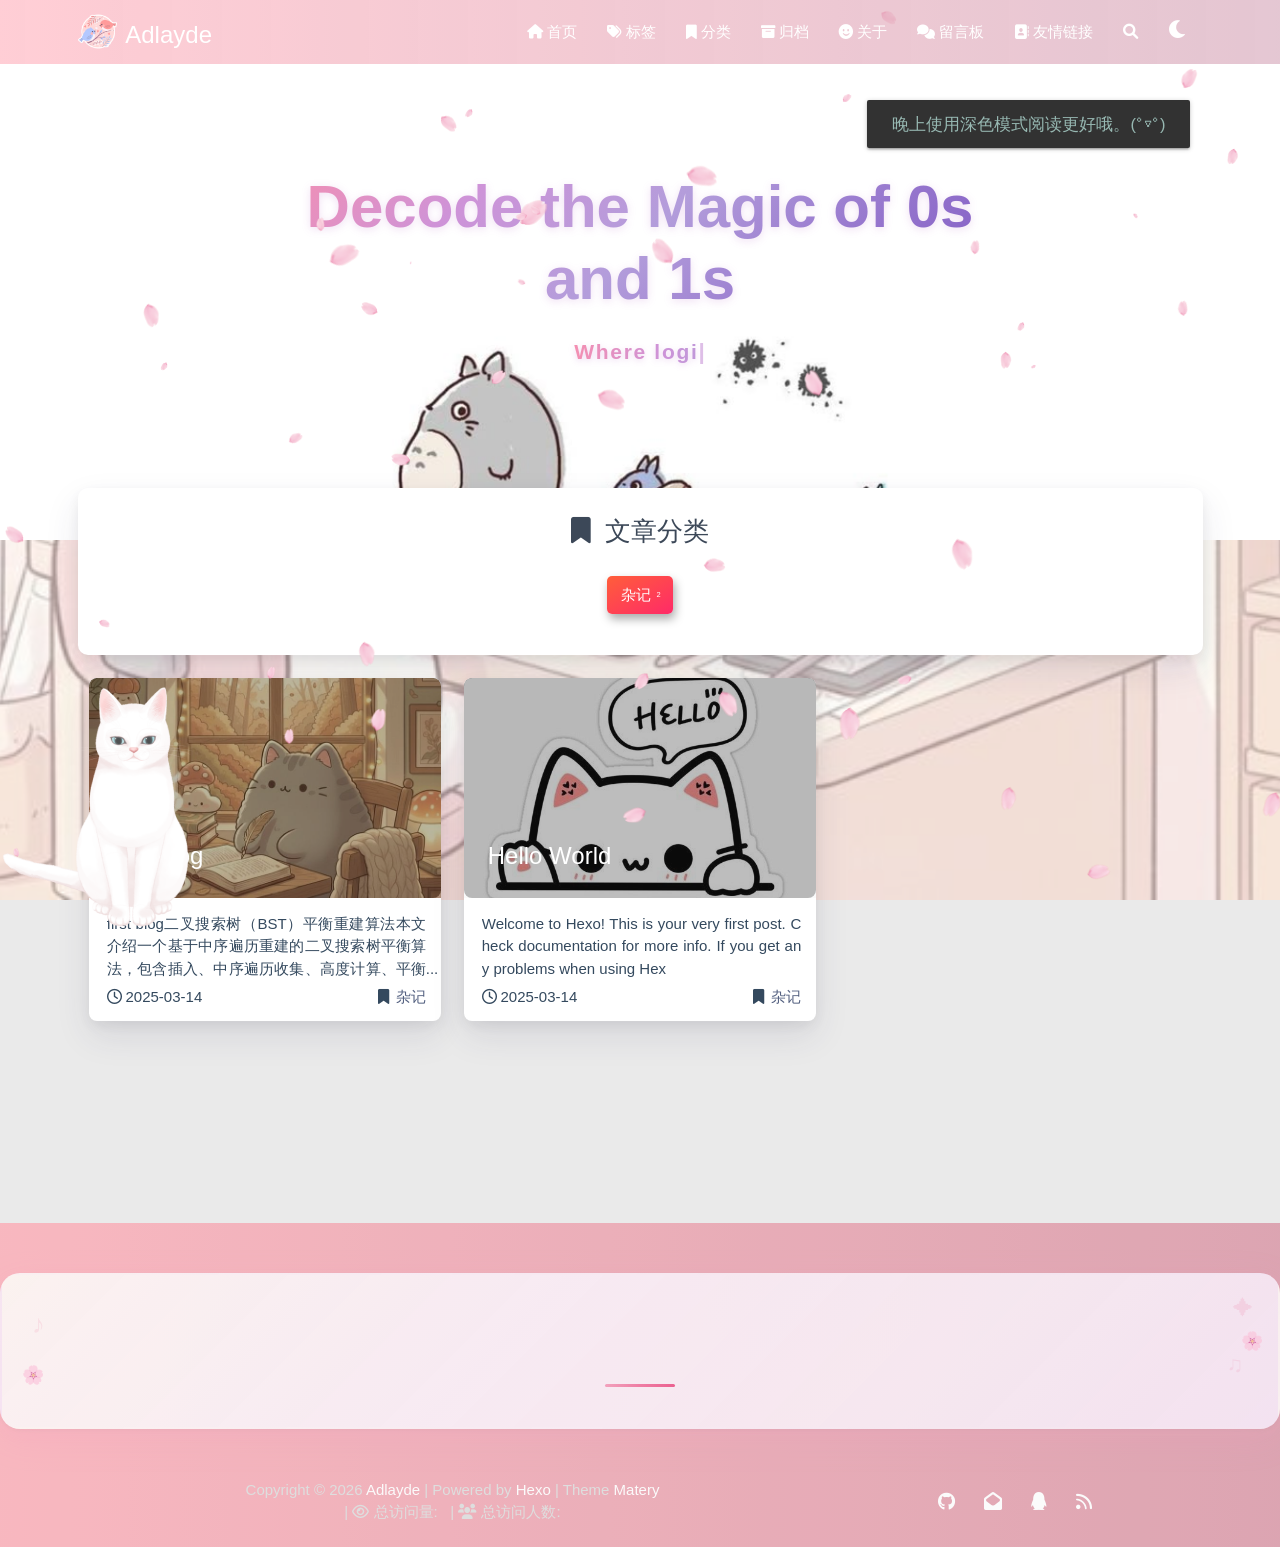
<file: categories/杂记/index.html>
<!DOCTYPE HTML>
<html lang="zh-CN">


<head>
    <meta charset="utf-8">
    <meta name="keywords" content="分类: 杂记, 技术,编程,博客">
    <meta name="description" content="return to freedom">
    <meta http-equiv="X-UA-Compatible" content="IE=edge">
    <meta name="viewport" content="width=device-width, initial-scale=1.0, user-scalable=no">
    <meta name="renderer" content="webkit|ie-stand|ie-comp">
    <meta name="mobile-web-app-capable" content="yes">
    <meta name="format-detection" content="telephone=no">
    <meta name="apple-mobile-web-app-capable" content="yes">
    <meta name="apple-mobile-web-app-status-bar-style" content="black-translucent">
    <meta name="referrer" content="no-referrer-when-downgrade">
    <!-- Global site tag (gtag.js) - Google Analytics -->


    <title>分类: 杂记 | Adlayde</title>
    <link rel="icon" type="image/png" href="/favicon.png">
    
    <style>
        body{
            background-image: url(/medias/background.jpg);
            background-repeat:no-repeat;
            background-size: 100% 100%;
            background-attachment:fixed;
        }
    </style>



    <!-- bg-cover style     -->



<link rel="stylesheet" type="text/css" href="/libs/awesome/css/all.min.css">
<link rel="stylesheet" type="text/css" href="/libs/materialize/materialize.min.css">
<link rel="stylesheet" type="text/css" href="/libs/aos/aos.css">
<link rel="stylesheet" type="text/css" href="/libs/animate/animate.min.css">
<link rel="stylesheet" type="text/css" href="/libs/lightGallery/css/lightgallery.min.css">
<link rel="stylesheet" type="text/css" href="/css/matery.css">
<link rel="stylesheet" type="text/css" href="/css/my.css">
<link rel="stylesheet" type="text/css" href="/css/dark.css" media="none" onload="if(media!='all')media='all'">




    <link rel="stylesheet" href="/libs/tocbot/tocbot.css">
    <link rel="stylesheet" href="/css/post.css">




    
        <link rel="stylesheet" type="text/css" href="/css/reward.css">
    



    <script src="/libs/jquery/jquery-3.6.0.min.js"></script>

<meta name="generator" content="Hexo 7.3.0">
<style>.github-emoji { position: relative; display: inline-block; width: 1.2em; min-height: 1.2em; overflow: hidden; vertical-align: top; color: transparent; }  .github-emoji > span { position: relative; z-index: 10; }  .github-emoji img, .github-emoji .fancybox { margin: 0 !important; padding: 0 !important; border: none !important; outline: none !important; text-decoration: none !important; user-select: none !important; cursor: auto !important; }  .github-emoji img { height: 1.2em !important; width: 1.2em !important; position: absolute !important; left: 50% !important; top: 50% !important; transform: translate(-50%, -50%) !important; user-select: none !important; cursor: auto !important; } .github-emoji-fallback { color: inherit; } .github-emoji-fallback img { opacity: 0 !important; }</style>
</head>


<body>
    <!-- 页面加载动画遮罩 -->
    <div id="page-loader">
        <img class="loader-gif" src="/medias/loader/loading.svg" alt="Loading">
    </div>

    <header class="navbar-fixed">
    <nav id="headNav" class="bg-color nav-transparent">
        <div id="navContainer" class="nav-wrapper container">
            <div class="brand-logo">
                <a href="/" class="waves-effect waves-light">
                    
                    <img src="/medias/logo.png" class="logo-img" alt="LOGO">
                    
                    <span class="logo-span">Adlayde</span>
                </a>
            </div>
            

<a href="#" data-target="mobile-nav" class="sidenav-trigger button-collapse"><i class="fas fa-bars"></i></a>
<ul class="right nav-menu">
  
  <li class="hide-on-med-and-down nav-item">
    
    <a href="/" class="waves-effect waves-light">
      
      <i class="fas fa-home" style="zoom: 0.6;"></i>
      
      <span>首页</span>
    </a>
    
  </li>
  
  <li class="hide-on-med-and-down nav-item">
    
    <a href="/tags" class="waves-effect waves-light">
      
      <i class="fas fa-tags" style="zoom: 0.6;"></i>
      
      <span>标签</span>
    </a>
    
  </li>
  
  <li class="hide-on-med-and-down nav-item">
    
    <a href="/categories" class="waves-effect waves-light">
      
      <i class="fas fa-bookmark" style="zoom: 0.6;"></i>
      
      <span>分类</span>
    </a>
    
  </li>
  
  <li class="hide-on-med-and-down nav-item">
    
    <a href="/archives" class="waves-effect waves-light">
      
      <i class="fas fa-archive" style="zoom: 0.6;"></i>
      
      <span>归档</span>
    </a>
    
  </li>
  
  <li class="hide-on-med-and-down nav-item">
    
    <a href="/about" class="waves-effect waves-light">
      
      <i class="fa-solid fa-face-smile fa-shake" style="zoom: 0.6;"></i>
      
      <span>关于</span>
    </a>
    
  </li>
  
  <li class="hide-on-med-and-down nav-item">
    
    <a href="/contact" class="waves-effect waves-light">
      
      <i class="fas fa-comments" style="zoom: 0.6;"></i>
      
      <span>留言板</span>
    </a>
    
  </li>
  
  <li class="hide-on-med-and-down nav-item">
    
    <a href="/friends" class="waves-effect waves-light">
      
      <i class="fas fa-address-book" style="zoom: 0.6;"></i>
      
      <span>友情链接</span>
    </a>
    
  </li>
  
  <li>
    <a href="#searchModal" class="modal-trigger waves-effect waves-light">
      <i id="searchIcon" class="fas fa-search" title="搜索" style="zoom: 0.85;"></i>
    </a>
  </li>
  <li>
    <a href="javascript:;" class="waves-effect waves-light" onclick="switchNightMode()" title="深色/浅色模式" >
      <i id="sum-moon-icon" class="fas fa-sun" style="zoom: 0.85;"></i>
    </a>
  </li>
</ul>


<div id="mobile-nav" class="side-nav sidenav">

    <div class="mobile-head bg-color">
        
        <img src="/medias/logo.png" class="logo-img circle responsive-img">
        
        <div class="logo-name">Adlayde</div>
        <div class="logo-desc">
            
            return to freedom
            
        </div>
    </div>

    <ul class="menu-list mobile-menu-list">
        
        <li class="m-nav-item">
	  
		<a href="/" class="waves-effect waves-light">
			
			    <i class="fa-fw fas fa-home"></i>
			
			首页
		</a>
          
        </li>
        
        <li class="m-nav-item">
	  
		<a href="/tags" class="waves-effect waves-light">
			
			    <i class="fa-fw fas fa-tags"></i>
			
			标签
		</a>
          
        </li>
        
        <li class="m-nav-item">
	  
		<a href="/categories" class="waves-effect waves-light">
			
			    <i class="fa-fw fas fa-bookmark"></i>
			
			分类
		</a>
          
        </li>
        
        <li class="m-nav-item">
	  
		<a href="/archives" class="waves-effect waves-light">
			
			    <i class="fa-fw fas fa-archive"></i>
			
			归档
		</a>
          
        </li>
        
        <li class="m-nav-item">
	  
		<a href="/about" class="waves-effect waves-light">
			
			    <i class="fa-fw fa-solid fa-face-smile fa-shake"></i>
			
			关于
		</a>
          
        </li>
        
        <li class="m-nav-item">
	  
		<a href="/contact" class="waves-effect waves-light">
			
			    <i class="fa-fw fas fa-comments"></i>
			
			留言板
		</a>
          
        </li>
        
        <li class="m-nav-item">
	  
		<a href="/friends" class="waves-effect waves-light">
			
			    <i class="fa-fw fas fa-address-book"></i>
			
			友情链接
		</a>
          
        </li>
        
        
        <li><div class="divider"></div></li>
        <li>
            <a href="https://github.com/blinkfox/hexo-theme-matery" class="waves-effect waves-light" target="_blank">
                <i class="fab fa-github-square fa-fw"></i>Fork Me
            </a>
        </li>
        
    </ul>
</div>


        </div>

        
            <style>
    .nav-transparent .github-corner {
        display: none !important;
    }

    .github-corner {
        position: absolute;
        z-index: 10;
        top: 0;
        right: 0;
        border: 0;
        transform: scale(1.1);
    }

    .github-corner svg {
        color: #0f9d58;
        fill: #fff;
        height: 64px;
        width: 64px;
    }

    .github-corner:hover .octo-arm {
        animation: a 0.56s ease-in-out;
    }

    .github-corner .octo-arm {
        animation: none;
    }

    @keyframes a {
        0%,
        to {
            transform: rotate(0);
        }
        20%,
        60% {
            transform: rotate(-25deg);
        }
        40%,
        80% {
            transform: rotate(10deg);
        }
    }
</style>

<a href="https://github.com/blinkfox/hexo-theme-matery" class="github-corner tooltipped hide-on-med-and-down" target="_blank"
   data-tooltip="Fork Me" data-position="left" data-delay="50">
    <svg viewBox="0 0 250 250" aria-hidden="true">
        <path d="M0,0 L115,115 L130,115 L142,142 L250,250 L250,0 Z"></path>
        <path d="M128.3,109.0 C113.8,99.7 119.0,89.6 119.0,89.6 C122.0,82.7 120.5,78.6 120.5,78.6 C119.2,72.0 123.4,76.3 123.4,76.3 C127.3,80.9 125.5,87.3 125.5,87.3 C122.9,97.6 130.6,101.9 134.4,103.2"
              fill="currentColor" style="transform-origin: 130px 106px;" class="octo-arm"></path>
        <path d="M115.0,115.0 C114.9,115.1 118.7,116.5 119.8,115.4 L133.7,101.6 C136.9,99.2 139.9,98.4 142.2,98.6 C133.8,88.0 127.5,74.4 143.8,58.0 C148.5,53.4 154.0,51.2 159.7,51.0 C160.3,49.4 163.2,43.6 171.4,40.1 C171.4,40.1 176.1,42.5 178.8,56.2 C183.1,58.6 187.2,61.8 190.9,65.4 C194.5,69.0 197.7,73.2 200.1,77.6 C213.8,80.2 216.3,84.9 216.3,84.9 C212.7,93.1 206.9,96.0 205.4,96.6 C205.1,102.4 203.0,107.8 198.3,112.5 C181.9,128.9 168.3,122.5 157.7,114.1 C157.9,116.9 156.7,120.9 152.7,124.9 L141.0,136.5 C139.8,137.7 141.6,141.9 141.8,141.8 Z"
              fill="currentColor" class="octo-body"></path>
    </svg>
</a>
        
    </nav>

</header>

    <div class="bg-cover pd-header about-cover">
    <div class="container">
    <div class="row">
    <div class="col s10 offset-s1 m8 offset-m2 l8 offset-l2">
        <div class="brand">
            <div class="title center-align">
                
                Decode the Magic of 0s and 1s
                
            </div>

            <div class="description center-align">
                
                <span id="subtitle"></span>
                <script src="/libs/typed/typed.js"></script>
                <script>
                    var typed = new Typed("#subtitle", {
                        strings: [ 
                            
                                "Where logic meets liberty",
                            
                                "A journey from bits to infinity",
                            
                                "Chasing the wind,writing the void",
                            
                        ],
                        startDelay: 300,
                        typeSpeed: 100,
                        loop: true,
                        backSpeed: 50,
                        showCursor: true
                    });
                </script>
                
            </div>
        </div>
    </div>
</div>


<script>
    // 每天切换 banner 图.  Switch banner image every day.
    var bannerUrl = "/medias/banner/" + new Date().getDay() + '.jpg';
    $('.bg-cover').css('background-image', 'url(' + bannerUrl + ')');
</script>
<script>
    
      // 每天切换 banner 图.  Switch banner image every day.
      var bannerUrl = "/medias/banner/" + new Date().getDay() + '.jpg';
    
    $('.bg-cover.about-cover').css('background-image', 'url(' + bannerUrl + ')');

</script>


    </div>
</div>

<main class="content">

    

<div id="category-cloud" class="container chip-container">
    <div class="card">
        <div class="card-content">
            <div class="tag-title center-align">
                <i class="fas fa-bookmark"></i>&nbsp;&nbsp;文章分类
            </div>
            <div class="tag-chips">
                
                
                
                <a href="/categories/%E6%9D%82%E8%AE%B0/" title="杂记: 2">
                    <span class="chip center-align waves-effect waves-light
                             chip-active "
                            style="background-color: #F9EBEA;">杂记
                        <span class="tag-length">2</span>
                    </span>
                </a>
                
                
            </div>
        </div>
    </div>
</div>


    

    <article id="articles" class="container articles">
        <div class="row tags-posts">
            
            <div class="article tag-post col s12 m6 l4" data-aos="zoom-in">
                <div class="card">
                    <a href="/2025/03/14/first-blog/">
                        <div class="card-image tag-image">
                            
                            <img src="/medias/post/first_blog.jpg" class="responsive-img" alt="first blog">
                            
                            <span class="card-title">first blog</span>
                        </div>
                    </a>
                    <div class="card-content article-content">
                        <div class="summary block-with-text">
                            
                                first blog二叉搜索树（BST）平衡重建算法本文介绍一个基于中序遍历重建的二叉搜索树平衡算法，包含插入、中序遍历收集、高度计算、平衡重建等功能。
完整代码#include&lt;bits/stdc++.h&gt;
using nam
                            
                        </div>
                        <div class="publish-info">
                            <span class="publish-date">
                                <i class="far fa-clock fa-fw icon-date"></i>2025-03-14
                            </span>
                            <span class="publish-author">
                                
                                <i class="fas fa-bookmark fa-fw icon-category"></i>
                                
                                <a href="/categories/%E6%9D%82%E8%AE%B0/" class="post-category">
                                    杂记
                                </a>
                                
                                
                            </span>
                        </div>
                    </div>

                    
                </div>
            </div>
            
            <div class="article tag-post col s12 m6 l4" data-aos="zoom-in">
                <div class="card">
                    <a href="/2025/03/14/hello-world/">
                        <div class="card-image tag-image">
                            
                            <img src="/medias/post/hello_world.jpg" class="responsive-img" alt="Hello World">
                            
                            <span class="card-title">Hello World</span>
                        </div>
                    </a>
                    <div class="card-content article-content">
                        <div class="summary block-with-text">
                            
                                Welcome to Hexo! This is your very first post. Check documentation for more info. If you get any problems when using Hex
                            
                        </div>
                        <div class="publish-info">
                            <span class="publish-date">
                                <i class="far fa-clock fa-fw icon-date"></i>2025-03-14
                            </span>
                            <span class="publish-author">
                                
                                <i class="fas fa-bookmark fa-fw icon-category"></i>
                                
                                <a href="/categories/%E6%9D%82%E8%AE%B0/" class="post-category">
                                    杂记
                                </a>
                                
                                
                            </span>
                        </div>
                    </div>

                    
                </div>
            </div>
            
        </div>
    </article>
</main>




    <footer class="page-footer bg-color">
    
        <link rel="stylesheet" href="/libs/aplayer/APlayer.min.css">
<style>
    .aplayer .aplayer-lrc p {
        
        display: none;
        
        font-size: 12px;
        font-weight: 700;
        line-height: 16px !important;
    }

    .aplayer .aplayer-lrc p.aplayer-lrc-current {
        
        display: none;
        
        font-size: 15px;
        color: #E91E63;
    }

    
    .aplayer.aplayer-fixed.aplayer-narrow .aplayer-body {
        left: -66px !important;
    }

    .aplayer.aplayer-fixed.aplayer-narrow .aplayer-body:hover {
        left: 0px !important;
    }

    
</style>
<div class="">
    <div class="music-card">
        

        <div class="music-deco">
            <span class="music-star s1">✦</span>
            <span class="music-petal p1">🌸</span>
            <span class="music-petal p2">🌸</span>
            <span class="music-note n1">♪</span>
            <span class="music-note n2">♫</span>
        </div>

        <div class="music-content">
            <div class="row">
                <div class="col l8 offset-l2 m10 offset-m1 s12">
                    <meting-js
                        server="netease"
                        type="playlist"
                        id="503838841"
                        fixed='true'
                        autoplay='false'
                        theme='#E91E63'
                        loop='all'
                        order='random'
                        preload='auto'
                        volume='0.7'
                        list-folded='true'
                    >
                    </meting-js>
                </div>
            </div>
        </div>

        <div class="music-line"></div>
    </div>
</div>

<script src="/libs/aplayer/APlayer.min.js"></script>
<script src="/libs/aplayer/Meting.min.js"></script>

    

    <div class="container row center-align"
         style="margin-bottom: 0px !important;">
        <div class="col s12 m8 l8 copy-right">
            Copyright&nbsp;&copy;
            
                <span id="year">2026</span>
            
            <a href="/about" target="_blank">Adlayde</a>
            |&nbsp;Powered by&nbsp;<a href="https://hexo.io/" target="_blank">Hexo</a>
            |&nbsp;Theme&nbsp;<a href="https://github.com/blinkfox/hexo-theme-matery" target="_blank">Matery</a>
            
            <br>
            
            
            
                
            
            
                <span id="busuanzi_container_site_pv">
                &nbsp;|&nbsp;<i class="far fa-eye"></i>&nbsp;总访问量:&nbsp;
                    <span id="busuanzi_value_site_pv" class="white-color"></span>
            </span>
            
            
                <span id="busuanzi_container_site_uv">
                &nbsp;|&nbsp;<i class="fas fa-users"></i>&nbsp;总访问人数:&nbsp;
                    <span id="busuanzi_value_site_uv" class="white-color"></span>
            </span>
            
            <br>

            <!-- 运行天数提醒. -->
            
            <br>
            
        </div>
        <div class="col s12 m4 l4 social-link social-statis">
    <a href="https://github.com/adlayde" class="tooltipped" target="_blank" data-tooltip="访问我的GitHub" data-position="top" data-delay="50">
        <i class="fab fa-github"></i>
    </a>



    <a href="mailto:estaraadlayde@gmail.com" class="tooltipped" target="_blank" data-tooltip="邮件联系我" data-position="top" data-delay="50">
        <i class="fas fa-envelope-open"></i>
    </a>







    <a href="tencent://AddContact/?fromId=50&fromSubId=1&subcmd=all&uin=258192961" class="tooltipped" target="_blank" data-tooltip="QQ联系我: 258192961" data-position="top" data-delay="50">
        <i class="fab fa-qq"></i>
    </a>







    <a href="/atom.xml" class="tooltipped" target="_blank" data-tooltip="RSS 订阅" data-position="top" data-delay="50">
        <i class="fas fa-rss"></i>
    </a>

</div>
    </div>
</footer>

<div class="progress-bar"></div>


    <!-- 搜索遮罩框 -->
<div id="searchModal" class="modal">
    <div class="modal-content">
        <div class="search-header">
            <span class="title"><i class="fas fa-search"></i>&nbsp;&nbsp;搜索</span>
            <input type="search" id="searchInput" name="s" placeholder="请输入搜索的关键字"
                   class="search-input">
        </div>
        <div id="searchResult"></div>
    </div>
</div>

<script type="text/javascript">
$(function () {
    var searchFunc = function (path, search_id, content_id) {
        'use strict';
        $.ajax({
            url: path,
            dataType: "xml",
            success: function (xmlResponse) {
                // get the contents from search data
                var datas = $("entry", xmlResponse).map(function () {
                    return {
                        title: $("title", this).text(),
                        content: $("content", this).text(),
                        url: $("url", this).text()
                    };
                }).get();
                var $input = document.getElementById(search_id);
                var $resultContent = document.getElementById(content_id);
                $input.addEventListener('input', function () {
                    var str = '<ul class=\"search-result-list\">';
                    var keywords = this.value.trim().toLowerCase().split(/[\s\-]+/);
                    $resultContent.innerHTML = "";
                    if (this.value.trim().length <= 0) {
                        return;
                    }
                    // perform local searching
                    datas.forEach(function (data) {
                        var isMatch = true;
                        var data_title = data.title.trim().toLowerCase();
                        var data_content = data.content.trim().replace(/<[^>]+>/g, "").toLowerCase();
                        var data_url = data.url;
                        data_url = data_url.indexOf('/') === 0 ? data.url : '/' + data_url;
                        var index_title = -1;
                        var index_content = -1;
                        var first_occur = -1;
                        // only match artiles with not empty titles and contents
                        if (data_title !== '' && data_content !== '') {
                            keywords.forEach(function (keyword, i) {
                                index_title = data_title.indexOf(keyword);
                                index_content = data_content.indexOf(keyword);
                                if (index_title < 0 && index_content < 0) {
                                    isMatch = false;
                                } else {
                                    if (index_content < 0) {
                                        index_content = 0;
                                    }
                                    if (i === 0) {
                                        first_occur = index_content;
                                    }
                                }
                            });
                        }
                        // show search results
                        if (isMatch) {
                            str += "<li><a href='" + data_url + "' class='search-result-title'>" + data_title + "</a>";
                            var content = data.content.trim().replace(/<[^>]+>/g, "");
                            if (first_occur >= 0) {
                                // cut out 100 characters
                                var start = first_occur - 20;
                                var end = first_occur + 80;
                                if (start < 0) {
                                    start = 0;
                                }
                                if (start === 0) {
                                    end = 100;
                                }
                                if (end > content.length) {
                                    end = content.length;
                                }
                                var match_content = content.substr(start, end);
                                // highlight all keywords
                                keywords.forEach(function (keyword) {
                                    var regS = new RegExp(keyword, "gi");
                                    match_content = match_content.replace(regS, "<em class=\"search-keyword\">" + keyword + "</em>");
                                });

                                str += "<p class=\"search-result\">" + match_content + "...</p>"
                            }
                            str += "</li>";
                        }
                    });
                    str += "</ul>";
                    $resultContent.innerHTML = str;
                });
            }
        });
    };

    searchFunc('/search.xml', 'searchInput', 'searchResult');
});
</script>

    <!-- 白天和黑夜主题 -->
<div class="stars-con">
    <div id="stars"></div>
    <div id="stars2"></div>
    <div id="stars3"></div>  
</div>

<script>
    function switchNightMode() {
        $('<div class="Cuteen_DarkSky"><div class="Cuteen_DarkPlanet"></div></div>').appendTo($('body')),
        setTimeout(function () {
            $('body').hasClass('DarkMode') 
            ? ($('body').removeClass('DarkMode'), localStorage.setItem('isDark', '0'), $('#sum-moon-icon').removeClass("fa-sun").addClass('fa-moon')) 
            : ($('body').addClass('DarkMode'), localStorage.setItem('isDark', '1'), $('#sum-moon-icon').addClass("fa-sun").removeClass('fa-moon')),
            
            setTimeout(function () {
            $('.Cuteen_DarkSky').fadeOut(1e3, function () {
                $(this).remove()
            })
            }, 2e3)
        })
    }
</script>

    <!-- 回到顶部按钮 -->
<div id="backTop" class="top-scroll">
    <a class="btn-floating btn-large waves-effect waves-light" href="#!">
        <i class="fas fa-arrow-up"></i>
    </a>
</div>


    <script src="/libs/materialize/materialize.min.js"></script>
    <script src="/libs/masonry/masonry.pkgd.min.js"></script>
    <script src="/libs/aos/aos.js"></script>
    <script src="/libs/scrollprogress/scrollProgress.min.js"></script>
    <script src="/libs/lightGallery/js/lightgallery-all.min.js"></script>
    <script src="/js/matery.js"></script>

    

    
    
    
        <script type="text/javascript">
            var windowWidth = $(window).width();
            if (windowWidth > 768) {
                document.write('<script type="text/javascript" src="/libs/others/sakura.js"><\/script>');
            }
        </script>
    

    <!-- 雪花特效 -->
    

    <!-- 鼠标星星特效 -->
    

     
        <script src="https://ssl.captcha.qq.com/TCaptcha.js"></script>
        <script src="/libs/others/TencentCaptcha.js"></script>
        <button id="TencentCaptcha" data-appid="xxxxxxxxxx" data-cbfn="callback" type="button" hidden></button>
    

    <!-- Baidu Analytics -->

    <!-- Baidu Push -->

<script>
    (function () {
        var bp = document.createElement('script');
        var curProtocol = window.location.protocol.split(':')[0];
        if (curProtocol === 'https') {
            bp.src = 'https://zz.bdstatic.com/linksubmit/push.js';
        } else {
            bp.src = 'http://push.zhanzhang.baidu.com/push.js';
        }
        var s = document.getElementsByTagName("script")[0];
        s.parentNode.insertBefore(bp, s);
    })();
</script>

    
    <script src="/libs/others/clicklove.js" async="async"></script>
    
    
    <script async src="/libs/others/busuanzi.pure.mini.js"></script>
    

    

    

    <!--腾讯兔小巢-->
    
    
    

    

    
    <script src="/libs/instantpage/instantpage.js" type="module"></script>
    

    <!-- 页面加载动画控制脚本 -->
    <script>
        (function() {
            var loader = document.getElementById('page-loader');
            
            window.addEventListener('load', function() {
                setTimeout(function() {
                    if (loader) {
                        loader.classList.add('loader-hidden');
                        setTimeout(function() {
                            if (loader.parentNode) {
                                loader.parentNode.removeChild(loader);
                            }
                        }, 500);
                    }
                }, 300);
            });

            setTimeout(function() {
                if (loader && !loader.classList.contains('loader-hidden')) {
                    loader.classList.add('loader-hidden');
                    setTimeout(function() {
                        if (loader.parentNode) {
                            loader.parentNode.removeChild(loader);
                        }
                    }, 500);
                }
            }, 5000);
        })();
    </script>

<script src="/live2dw/lib/L2Dwidget.min.js?094cbace49a39548bed64abff5988b05"></script><script>L2Dwidget.init({"pluginModelPath":"assets/","model":{"jsonPath":"/live2dw/assets/tororo.model.json"},"display":{"position":"left","width":265,"height":500,"hOffset":0,"vOffset":-150},"mobile":{"show":false},"react":{"opacity":1},"log":false,"pluginJsPath":"lib/","pluginRootPath":"live2dw/","tagMode":false});</script></body>
</html>
</file>
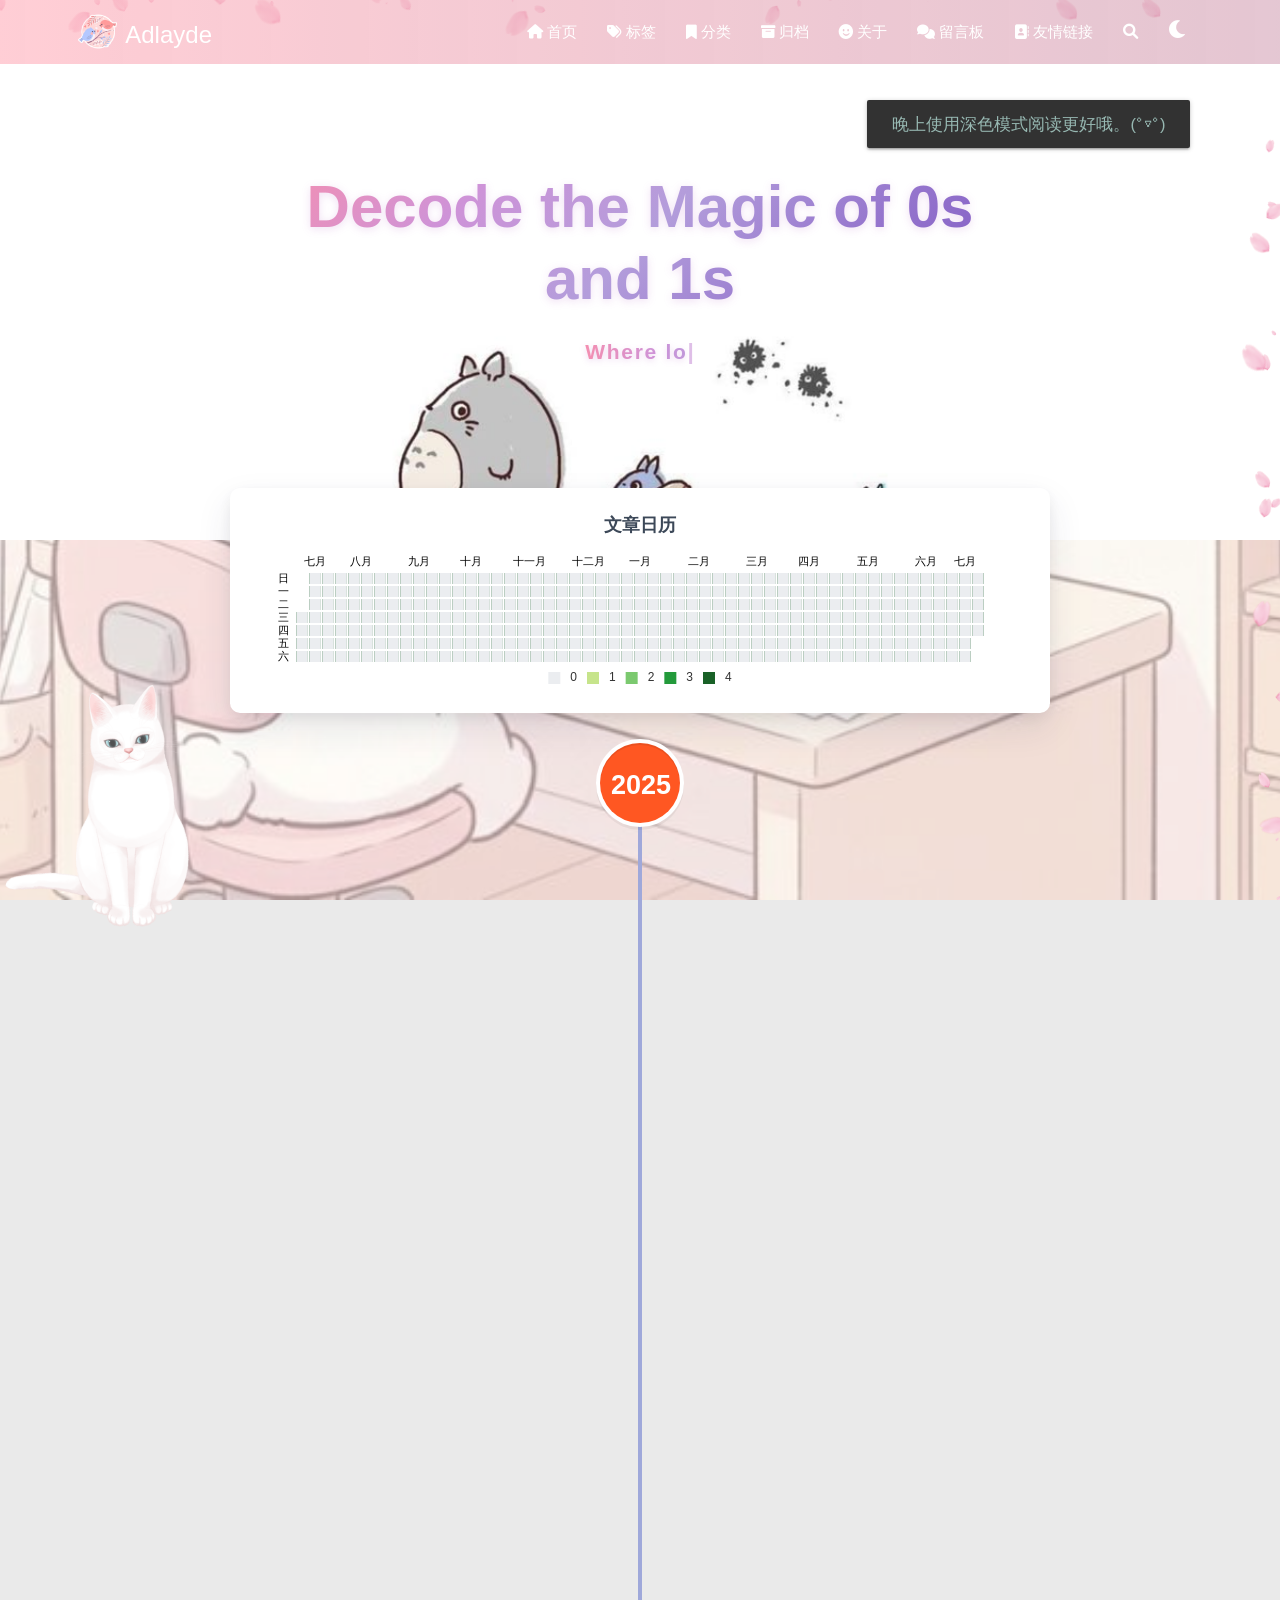
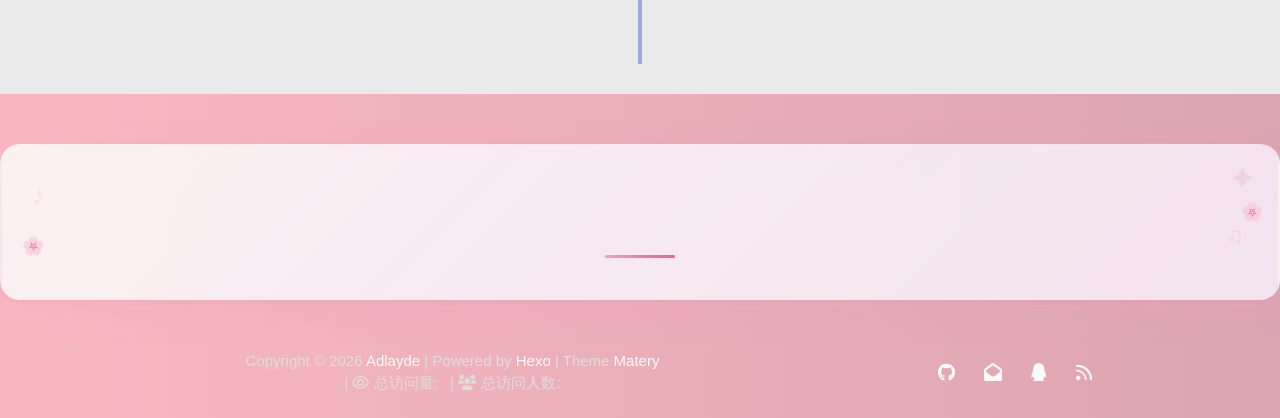
<file: archives/2025/03/index.html>
<!DOCTYPE HTML>
<html lang="zh-CN">


<head>
    <meta charset="utf-8">
    <meta name="keywords" content="归档: 2025/3, 技术,编程,博客">
    <meta name="description" content="return to freedom">
    <meta http-equiv="X-UA-Compatible" content="IE=edge">
    <meta name="viewport" content="width=device-width, initial-scale=1.0, user-scalable=no">
    <meta name="renderer" content="webkit|ie-stand|ie-comp">
    <meta name="mobile-web-app-capable" content="yes">
    <meta name="format-detection" content="telephone=no">
    <meta name="apple-mobile-web-app-capable" content="yes">
    <meta name="apple-mobile-web-app-status-bar-style" content="black-translucent">
    <meta name="referrer" content="no-referrer-when-downgrade">
    <!-- Global site tag (gtag.js) - Google Analytics -->


    <title>归档: 2025/3 | Adlayde</title>
    <link rel="icon" type="image/png" href="/favicon.png">
    
    <style>
        body{
            background-image: url(/medias/background.jpg);
            background-repeat:no-repeat;
            background-size: 100% 100%;
            background-attachment:fixed;
        }
    </style>



    <!-- bg-cover style     -->



<link rel="stylesheet" type="text/css" href="/libs/awesome/css/all.min.css">
<link rel="stylesheet" type="text/css" href="/libs/materialize/materialize.min.css">
<link rel="stylesheet" type="text/css" href="/libs/aos/aos.css">
<link rel="stylesheet" type="text/css" href="/libs/animate/animate.min.css">
<link rel="stylesheet" type="text/css" href="/libs/lightGallery/css/lightgallery.min.css">
<link rel="stylesheet" type="text/css" href="/css/matery.css">
<link rel="stylesheet" type="text/css" href="/css/my.css">
<link rel="stylesheet" type="text/css" href="/css/dark.css" media="none" onload="if(media!='all')media='all'">




    <link rel="stylesheet" href="/libs/tocbot/tocbot.css">
    <link rel="stylesheet" href="/css/post.css">




    
        <link rel="stylesheet" type="text/css" href="/css/reward.css">
    



    <script src="/libs/jquery/jquery-3.6.0.min.js"></script>

<meta name="generator" content="Hexo 7.3.0">
<style>.github-emoji { position: relative; display: inline-block; width: 1.2em; min-height: 1.2em; overflow: hidden; vertical-align: top; color: transparent; }  .github-emoji > span { position: relative; z-index: 10; }  .github-emoji img, .github-emoji .fancybox { margin: 0 !important; padding: 0 !important; border: none !important; outline: none !important; text-decoration: none !important; user-select: none !important; cursor: auto !important; }  .github-emoji img { height: 1.2em !important; width: 1.2em !important; position: absolute !important; left: 50% !important; top: 50% !important; transform: translate(-50%, -50%) !important; user-select: none !important; cursor: auto !important; } .github-emoji-fallback { color: inherit; } .github-emoji-fallback img { opacity: 0 !important; }</style>
</head>


<body>
    <!-- 页面加载动画遮罩 -->
    <div id="page-loader">
        <img class="loader-gif" src="/medias/loader/loading.svg" alt="Loading">
    </div>

    <header class="navbar-fixed">
    <nav id="headNav" class="bg-color nav-transparent">
        <div id="navContainer" class="nav-wrapper container">
            <div class="brand-logo">
                <a href="/" class="waves-effect waves-light">
                    
                    <img src="/medias/logo.png" class="logo-img" alt="LOGO">
                    
                    <span class="logo-span">Adlayde</span>
                </a>
            </div>
            

<a href="#" data-target="mobile-nav" class="sidenav-trigger button-collapse"><i class="fas fa-bars"></i></a>
<ul class="right nav-menu">
  
  <li class="hide-on-med-and-down nav-item">
    
    <a href="/" class="waves-effect waves-light">
      
      <i class="fas fa-home" style="zoom: 0.6;"></i>
      
      <span>首页</span>
    </a>
    
  </li>
  
  <li class="hide-on-med-and-down nav-item">
    
    <a href="/tags" class="waves-effect waves-light">
      
      <i class="fas fa-tags" style="zoom: 0.6;"></i>
      
      <span>标签</span>
    </a>
    
  </li>
  
  <li class="hide-on-med-and-down nav-item">
    
    <a href="/categories" class="waves-effect waves-light">
      
      <i class="fas fa-bookmark" style="zoom: 0.6;"></i>
      
      <span>分类</span>
    </a>
    
  </li>
  
  <li class="hide-on-med-and-down nav-item">
    
    <a href="/archives" class="waves-effect waves-light">
      
      <i class="fas fa-archive" style="zoom: 0.6;"></i>
      
      <span>归档</span>
    </a>
    
  </li>
  
  <li class="hide-on-med-and-down nav-item">
    
    <a href="/about" class="waves-effect waves-light">
      
      <i class="fa-solid fa-face-smile fa-shake" style="zoom: 0.6;"></i>
      
      <span>关于</span>
    </a>
    
  </li>
  
  <li class="hide-on-med-and-down nav-item">
    
    <a href="/contact" class="waves-effect waves-light">
      
      <i class="fas fa-comments" style="zoom: 0.6;"></i>
      
      <span>留言板</span>
    </a>
    
  </li>
  
  <li class="hide-on-med-and-down nav-item">
    
    <a href="/friends" class="waves-effect waves-light">
      
      <i class="fas fa-address-book" style="zoom: 0.6;"></i>
      
      <span>友情链接</span>
    </a>
    
  </li>
  
  <li>
    <a href="#searchModal" class="modal-trigger waves-effect waves-light">
      <i id="searchIcon" class="fas fa-search" title="搜索" style="zoom: 0.85;"></i>
    </a>
  </li>
  <li>
    <a href="javascript:;" class="waves-effect waves-light" onclick="switchNightMode()" title="深色/浅色模式" >
      <i id="sum-moon-icon" class="fas fa-sun" style="zoom: 0.85;"></i>
    </a>
  </li>
</ul>


<div id="mobile-nav" class="side-nav sidenav">

    <div class="mobile-head bg-color">
        
        <img src="/medias/logo.png" class="logo-img circle responsive-img">
        
        <div class="logo-name">Adlayde</div>
        <div class="logo-desc">
            
            return to freedom
            
        </div>
    </div>

    <ul class="menu-list mobile-menu-list">
        
        <li class="m-nav-item">
	  
		<a href="/" class="waves-effect waves-light">
			
			    <i class="fa-fw fas fa-home"></i>
			
			首页
		</a>
          
        </li>
        
        <li class="m-nav-item">
	  
		<a href="/tags" class="waves-effect waves-light">
			
			    <i class="fa-fw fas fa-tags"></i>
			
			标签
		</a>
          
        </li>
        
        <li class="m-nav-item">
	  
		<a href="/categories" class="waves-effect waves-light">
			
			    <i class="fa-fw fas fa-bookmark"></i>
			
			分类
		</a>
          
        </li>
        
        <li class="m-nav-item">
	  
		<a href="/archives" class="waves-effect waves-light">
			
			    <i class="fa-fw fas fa-archive"></i>
			
			归档
		</a>
          
        </li>
        
        <li class="m-nav-item">
	  
		<a href="/about" class="waves-effect waves-light">
			
			    <i class="fa-fw fa-solid fa-face-smile fa-shake"></i>
			
			关于
		</a>
          
        </li>
        
        <li class="m-nav-item">
	  
		<a href="/contact" class="waves-effect waves-light">
			
			    <i class="fa-fw fas fa-comments"></i>
			
			留言板
		</a>
          
        </li>
        
        <li class="m-nav-item">
	  
		<a href="/friends" class="waves-effect waves-light">
			
			    <i class="fa-fw fas fa-address-book"></i>
			
			友情链接
		</a>
          
        </li>
        
        
        <li><div class="divider"></div></li>
        <li>
            <a href="https://github.com/blinkfox/hexo-theme-matery" class="waves-effect waves-light" target="_blank">
                <i class="fab fa-github-square fa-fw"></i>Fork Me
            </a>
        </li>
        
    </ul>
</div>


        </div>

        
            <style>
    .nav-transparent .github-corner {
        display: none !important;
    }

    .github-corner {
        position: absolute;
        z-index: 10;
        top: 0;
        right: 0;
        border: 0;
        transform: scale(1.1);
    }

    .github-corner svg {
        color: #0f9d58;
        fill: #fff;
        height: 64px;
        width: 64px;
    }

    .github-corner:hover .octo-arm {
        animation: a 0.56s ease-in-out;
    }

    .github-corner .octo-arm {
        animation: none;
    }

    @keyframes a {
        0%,
        to {
            transform: rotate(0);
        }
        20%,
        60% {
            transform: rotate(-25deg);
        }
        40%,
        80% {
            transform: rotate(10deg);
        }
    }
</style>

<a href="https://github.com/blinkfox/hexo-theme-matery" class="github-corner tooltipped hide-on-med-and-down" target="_blank"
   data-tooltip="Fork Me" data-position="left" data-delay="50">
    <svg viewBox="0 0 250 250" aria-hidden="true">
        <path d="M0,0 L115,115 L130,115 L142,142 L250,250 L250,0 Z"></path>
        <path d="M128.3,109.0 C113.8,99.7 119.0,89.6 119.0,89.6 C122.0,82.7 120.5,78.6 120.5,78.6 C119.2,72.0 123.4,76.3 123.4,76.3 C127.3,80.9 125.5,87.3 125.5,87.3 C122.9,97.6 130.6,101.9 134.4,103.2"
              fill="currentColor" style="transform-origin: 130px 106px;" class="octo-arm"></path>
        <path d="M115.0,115.0 C114.9,115.1 118.7,116.5 119.8,115.4 L133.7,101.6 C136.9,99.2 139.9,98.4 142.2,98.6 C133.8,88.0 127.5,74.4 143.8,58.0 C148.5,53.4 154.0,51.2 159.7,51.0 C160.3,49.4 163.2,43.6 171.4,40.1 C171.4,40.1 176.1,42.5 178.8,56.2 C183.1,58.6 187.2,61.8 190.9,65.4 C194.5,69.0 197.7,73.2 200.1,77.6 C213.8,80.2 216.3,84.9 216.3,84.9 C212.7,93.1 206.9,96.0 205.4,96.6 C205.1,102.4 203.0,107.8 198.3,112.5 C181.9,128.9 168.3,122.5 157.7,114.1 C157.9,116.9 156.7,120.9 152.7,124.9 L141.0,136.5 C139.8,137.7 141.6,141.9 141.8,141.8 Z"
              fill="currentColor" class="octo-body"></path>
    </svg>
</a>
        
    </nav>

</header>

    <div class="bg-cover pd-header about-cover">
    <div class="container">
    <div class="row">
    <div class="col s10 offset-s1 m8 offset-m2 l8 offset-l2">
        <div class="brand">
            <div class="title center-align">
                
                Decode the Magic of 0s and 1s
                
            </div>

            <div class="description center-align">
                
                <span id="subtitle"></span>
                <script src="/libs/typed/typed.js"></script>
                <script>
                    var typed = new Typed("#subtitle", {
                        strings: [ 
                            
                                "Where logic meets liberty",
                            
                                "A journey from bits to infinity",
                            
                                "Chasing the wind,writing the void",
                            
                        ],
                        startDelay: 300,
                        typeSpeed: 100,
                        loop: true,
                        backSpeed: 50,
                        showCursor: true
                    });
                </script>
                
            </div>
        </div>
    </div>
</div>


<script>
    // 每天切换 banner 图.  Switch banner image every day.
    var bannerUrl = "/medias/banner/" + new Date().getDay() + '.jpg';
    $('.bg-cover').css('background-image', 'url(' + bannerUrl + ')');
</script>
<script>
    
      // 每天切换 banner 图.  Switch banner image every day.
      var bannerUrl = "/medias/banner/" + new Date().getDay() + '.jpg';
    
    $('.bg-cover.about-cover').css('background-image', 'url(' + bannerUrl + ')');

</script>


    </div>
</div>

<main class="content">

    
    <div class="container archive-calendar">
    <div class="card">
        <div id="post-calendar" class="card-content"></div>
    </div>
</div>

<script type="text/javascript" src="/libs/echarts/echarts.min.js"></script>
<script type="text/javascript">
    let myChart = echarts.init(document.getElementById('post-calendar'));

    

    let option = {
        title: {
            top: 0,
            text: '文章日历',
            left: 'center',
            textStyle: {
                color: '#3C4858'
            }
        },
        tooltip: {
            padding: 10,
            backgroundColor: '#555',
            borderColor: '#777',
            borderWidth: 1,
            formatter: function (obj) {
                var value = obj.value;
                return '<div style="font-size: 14px;">' + value[0] + '：' + value[1] + '</div>';
            }
        },
        visualMap: {
            show: true,
            showLabel: true,
            categories: [0, 1, 2, 3, 4],
            calculable: true,
            inRange: {
                symbol: 'rect',
                color: ['#ebedf0', '#c6e48b', '#7bc96f', '#239a3b', '#196127']
            },
            itemWidth: 12,
            itemHeight: 12,
            orient: 'horizontal',
            left: 'center',
            bottom: 0
        },
        calendar: [{
            left: 'center',
            range: ["2025-07-16", "2026-07-16"],
            cellSize: [13, 13],
            splitLine: {
                show: false
            },
            itemStyle: {
                color: '#196127',
                borderColor: '#fff',
                borderWidth: 2
            },
            yearLabel: {
                show: false
            },
            monthLabel: {
                nameMap: 'cn',
                fontSize: 11
            },
            dayLabel: {
                formatter: '{start}  1st',
                nameMap: 'cn',
                fontSize: 11
            }
        }],
        series: [{
            type: 'heatmap',
            coordinateSystem: 'calendar',
            calendarIndex: 0,
            data: [["2025-07-16", 0], ["2025-07-17", 0], ["2025-07-18", 0], ["2025-07-19", 0], ["2025-07-20", 0], ["2025-07-21", 0], ["2025-07-22", 0], ["2025-07-23", 0], ["2025-07-24", 0], ["2025-07-25", 0], ["2025-07-26", 0], ["2025-07-27", 0], ["2025-07-28", 0], ["2025-07-29", 0], ["2025-07-30", 0], ["2025-07-31", 0], ["2025-08-01", 0], ["2025-08-02", 0], ["2025-08-03", 0], ["2025-08-04", 0], ["2025-08-05", 0], ["2025-08-06", 0], ["2025-08-07", 0], ["2025-08-08", 0], ["2025-08-09", 0], ["2025-08-10", 0], ["2025-08-11", 0], ["2025-08-12", 0], ["2025-08-13", 0], ["2025-08-14", 0], ["2025-08-15", 0], ["2025-08-16", 0], ["2025-08-17", 0], ["2025-08-18", 0], ["2025-08-19", 0], ["2025-08-20", 0], ["2025-08-21", 0], ["2025-08-22", 0], ["2025-08-23", 0], ["2025-08-24", 0], ["2025-08-25", 0], ["2025-08-26", 0], ["2025-08-27", 0], ["2025-08-28", 0], ["2025-08-29", 0], ["2025-08-30", 0], ["2025-08-31", 0], ["2025-09-01", 0], ["2025-09-02", 0], ["2025-09-03", 0], ["2025-09-04", 0], ["2025-09-05", 0], ["2025-09-06", 0], ["2025-09-07", 0], ["2025-09-08", 0], ["2025-09-09", 0], ["2025-09-10", 0], ["2025-09-11", 0], ["2025-09-12", 0], ["2025-09-13", 0], ["2025-09-14", 0], ["2025-09-15", 0], ["2025-09-16", 0], ["2025-09-17", 0], ["2025-09-18", 0], ["2025-09-19", 0], ["2025-09-20", 0], ["2025-09-21", 0], ["2025-09-22", 0], ["2025-09-23", 0], ["2025-09-24", 0], ["2025-09-25", 0], ["2025-09-26", 0], ["2025-09-27", 0], ["2025-09-28", 0], ["2025-09-29", 0], ["2025-09-30", 0], ["2025-10-01", 0], ["2025-10-02", 0], ["2025-10-03", 0], ["2025-10-04", 0], ["2025-10-05", 0], ["2025-10-06", 0], ["2025-10-07", 0], ["2025-10-08", 0], ["2025-10-09", 0], ["2025-10-10", 0], ["2025-10-11", 0], ["2025-10-12", 0], ["2025-10-13", 0], ["2025-10-14", 0], ["2025-10-15", 0], ["2025-10-16", 0], ["2025-10-17", 0], ["2025-10-18", 0], ["2025-10-19", 0], ["2025-10-20", 0], ["2025-10-21", 0], ["2025-10-22", 0], ["2025-10-23", 0], ["2025-10-24", 0], ["2025-10-25", 0], ["2025-10-26", 0], ["2025-10-27", 0], ["2025-10-28", 0], ["2025-10-29", 0], ["2025-10-30", 0], ["2025-10-31", 0], ["2025-11-01", 0], ["2025-11-02", 0], ["2025-11-03", 0], ["2025-11-04", 0], ["2025-11-05", 0], ["2025-11-06", 0], ["2025-11-07", 0], ["2025-11-08", 0], ["2025-11-09", 0], ["2025-11-10", 0], ["2025-11-11", 0], ["2025-11-12", 0], ["2025-11-13", 0], ["2025-11-14", 0], ["2025-11-15", 0], ["2025-11-16", 0], ["2025-11-17", 0], ["2025-11-18", 0], ["2025-11-19", 0], ["2025-11-20", 0], ["2025-11-21", 0], ["2025-11-22", 0], ["2025-11-23", 0], ["2025-11-24", 0], ["2025-11-25", 0], ["2025-11-26", 0], ["2025-11-27", 0], ["2025-11-28", 0], ["2025-11-29", 0], ["2025-11-30", 0], ["2025-12-01", 0], ["2025-12-02", 0], ["2025-12-03", 0], ["2025-12-04", 0], ["2025-12-05", 0], ["2025-12-06", 0], ["2025-12-07", 0], ["2025-12-08", 0], ["2025-12-09", 0], ["2025-12-10", 0], ["2025-12-11", 0], ["2025-12-12", 0], ["2025-12-13", 0], ["2025-12-14", 0], ["2025-12-15", 0], ["2025-12-16", 0], ["2025-12-17", 0], ["2025-12-18", 0], ["2025-12-19", 0], ["2025-12-20", 0], ["2025-12-21", 0], ["2025-12-22", 0], ["2025-12-23", 0], ["2025-12-24", 0], ["2025-12-25", 0], ["2025-12-26", 0], ["2025-12-27", 0], ["2025-12-28", 0], ["2025-12-29", 0], ["2025-12-30", 0], ["2025-12-31", 0], ["2026-01-01", 0], ["2026-01-02", 0], ["2026-01-03", 0], ["2026-01-04", 0], ["2026-01-05", 0], ["2026-01-06", 0], ["2026-01-07", 0], ["2026-01-08", 0], ["2026-01-09", 0], ["2026-01-10", 0], ["2026-01-11", 0], ["2026-01-12", 0], ["2026-01-13", 0], ["2026-01-14", 0], ["2026-01-15", 0], ["2026-01-16", 0], ["2026-01-17", 0], ["2026-01-18", 0], ["2026-01-19", 0], ["2026-01-20", 0], ["2026-01-21", 0], ["2026-01-22", 0], ["2026-01-23", 0], ["2026-01-24", 0], ["2026-01-25", 0], ["2026-01-26", 0], ["2026-01-27", 0], ["2026-01-28", 0], ["2026-01-29", 0], ["2026-01-30", 0], ["2026-01-31", 0], ["2026-02-01", 0], ["2026-02-02", 0], ["2026-02-03", 0], ["2026-02-04", 0], ["2026-02-05", 0], ["2026-02-06", 0], ["2026-02-07", 0], ["2026-02-08", 0], ["2026-02-09", 0], ["2026-02-10", 0], ["2026-02-11", 0], ["2026-02-12", 0], ["2026-02-13", 0], ["2026-02-14", 0], ["2026-02-15", 0], ["2026-02-16", 0], ["2026-02-17", 0], ["2026-02-18", 0], ["2026-02-19", 0], ["2026-02-20", 0], ["2026-02-21", 0], ["2026-02-22", 0], ["2026-02-23", 0], ["2026-02-24", 0], ["2026-02-25", 0], ["2026-02-26", 0], ["2026-02-27", 0], ["2026-02-28", 0], ["2026-03-01", 0], ["2026-03-02", 0], ["2026-03-03", 0], ["2026-03-04", 0], ["2026-03-05", 0], ["2026-03-06", 0], ["2026-03-07", 0], ["2026-03-08", 0], ["2026-03-09", 0], ["2026-03-10", 0], ["2026-03-11", 0], ["2026-03-12", 0], ["2026-03-13", 0], ["2026-03-14", 0], ["2026-03-15", 0], ["2026-03-16", 0], ["2026-03-17", 0], ["2026-03-18", 0], ["2026-03-19", 0], ["2026-03-20", 0], ["2026-03-21", 0], ["2026-03-22", 0], ["2026-03-23", 0], ["2026-03-24", 0], ["2026-03-25", 0], ["2026-03-26", 0], ["2026-03-27", 0], ["2026-03-28", 0], ["2026-03-29", 0], ["2026-03-30", 0], ["2026-03-31", 0], ["2026-04-01", 0], ["2026-04-02", 0], ["2026-04-03", 0], ["2026-04-04", 0], ["2026-04-05", 0], ["2026-04-06", 0], ["2026-04-07", 0], ["2026-04-08", 0], ["2026-04-09", 0], ["2026-04-10", 0], ["2026-04-11", 0], ["2026-04-12", 0], ["2026-04-13", 0], ["2026-04-14", 0], ["2026-04-15", 0], ["2026-04-16", 0], ["2026-04-17", 0], ["2026-04-18", 0], ["2026-04-19", 0], ["2026-04-20", 0], ["2026-04-21", 0], ["2026-04-22", 0], ["2026-04-23", 0], ["2026-04-24", 0], ["2026-04-25", 0], ["2026-04-26", 0], ["2026-04-27", 0], ["2026-04-28", 0], ["2026-04-29", 0], ["2026-04-30", 0], ["2026-05-01", 0], ["2026-05-02", 0], ["2026-05-03", 0], ["2026-05-04", 0], ["2026-05-05", 0], ["2026-05-06", 0], ["2026-05-07", 0], ["2026-05-08", 0], ["2026-05-09", 0], ["2026-05-10", 0], ["2026-05-11", 0], ["2026-05-12", 0], ["2026-05-13", 0], ["2026-05-14", 0], ["2026-05-15", 0], ["2026-05-16", 0], ["2026-05-17", 0], ["2026-05-18", 0], ["2026-05-19", 0], ["2026-05-20", 0], ["2026-05-21", 0], ["2026-05-22", 0], ["2026-05-23", 0], ["2026-05-24", 0], ["2026-05-25", 0], ["2026-05-26", 0], ["2026-05-27", 0], ["2026-05-28", 0], ["2026-05-29", 0], ["2026-05-30", 0], ["2026-05-31", 0], ["2026-06-01", 0], ["2026-06-02", 0], ["2026-06-03", 0], ["2026-06-04", 0], ["2026-06-05", 0], ["2026-06-06", 0], ["2026-06-07", 0], ["2026-06-08", 0], ["2026-06-09", 0], ["2026-06-10", 0], ["2026-06-11", 0], ["2026-06-12", 0], ["2026-06-13", 0], ["2026-06-14", 0], ["2026-06-15", 0], ["2026-06-16", 0], ["2026-06-17", 0], ["2026-06-18", 0], ["2026-06-19", 0], ["2026-06-20", 0], ["2026-06-21", 0], ["2026-06-22", 0], ["2026-06-23", 0], ["2026-06-24", 0], ["2026-06-25", 0], ["2026-06-26", 0], ["2026-06-27", 0], ["2026-06-28", 0], ["2026-06-29", 0], ["2026-06-30", 0], ["2026-07-01", 0], ["2026-07-02", 0], ["2026-07-03", 0], ["2026-07-04", 0], ["2026-07-05", 0], ["2026-07-06", 0], ["2026-07-07", 0], ["2026-07-08", 0], ["2026-07-09", 0], ["2026-07-10", 0], ["2026-07-11", 0], ["2026-07-12", 0], ["2026-07-13", 0], ["2026-07-14", 0], ["2026-07-15", 0], ["2026-07-16", 0]]
        }]

    };

    myChart.setOption(option);
</script>

    

    

    <div id="cd-timeline" class="container">
        
        <div class="cd-timeline-block">

            
            
            
            <div class="cd-timeline-img year" data-aos="zoom-in-up">
                <a href="/archives/2025">2025</a>
            </div>
            

            
            
            
            <div class="cd-timeline-img month" data-aos="zoom-in-up">
                <a href="/archives/2025/03">03</a>
            </div>
            

            
            <div class="cd-timeline-img day" data-aos="zoom-in-up">
                <span>14</span>
            </div>
            <article class="cd-timeline-content" data-aos="fade-up">
                <div class="article col s12 m6">
                    <div class="card">
                        <a href="/2025/03/14/first-blog/">
                            <div class="card-image">
                                
                                <img src="/medias/post/first_blog.jpg" class="responsive-img" alt="first blog">
                                
                                <span class="card-title">first blog</span>
                            </div>
                        </a>
                        <div class="card-content article-content">
                            <div class="summary block-with-text">
                                
                                    first blog二叉搜索树（BST）平衡重建算法本文介绍一个基于中序遍历重建的二叉搜索树平衡算法，包含插入、中序遍历收集、高度计算、平衡重建等功能。
完整代码#include&lt;bits/stdc++.h&gt;
using nam
                                
                            </div>
                            <div class="publish-info">
                                <span class="publish-date">
                                    <i class="far fa-clock fa-fw icon-date"></i>2025-03-14
                                </span>
                                <span class="publish-author">
                                    
                                    <i class="fas fa-bookmark fa-fw icon-category"></i>
                                    
                                    <a href="/categories/%E6%9D%82%E8%AE%B0/" class="post-category">
                                    杂记
                                    </a>
                                    
                                    
                                </span>
                            </div>
                        </div>

                        
                    </div>
                </div>
            </article>
        </div>
        
        <div class="cd-timeline-block">

            
            

            
            

            
            <div class="cd-timeline-img day" data-aos="zoom-in-up">
                <span>14</span>
            </div>
            <article class="cd-timeline-content" data-aos="fade-up">
                <div class="article col s12 m6">
                    <div class="card">
                        <a href="/2025/03/14/hello-world/">
                            <div class="card-image">
                                
                                <img src="/medias/post/hello_world.jpg" class="responsive-img" alt="Hello World">
                                
                                <span class="card-title">Hello World</span>
                            </div>
                        </a>
                        <div class="card-content article-content">
                            <div class="summary block-with-text">
                                
                                    Welcome to Hexo! This is your very first post. Check documentation for more info. If you get any problems when using Hex
                                
                            </div>
                            <div class="publish-info">
                                <span class="publish-date">
                                    <i class="far fa-clock fa-fw icon-date"></i>2025-03-14
                                </span>
                                <span class="publish-author">
                                    
                                    <i class="fas fa-bookmark fa-fw icon-category"></i>
                                    
                                    <a href="/categories/%E6%9D%82%E8%AE%B0/" class="post-category">
                                    杂记
                                    </a>
                                    
                                    
                                </span>
                            </div>
                        </div>

                        
                    </div>
                </div>
            </article>
        </div>
        
    </div>

</main>




    <footer class="page-footer bg-color">
    
        <link rel="stylesheet" href="/libs/aplayer/APlayer.min.css">
<style>
    .aplayer .aplayer-lrc p {
        
        display: none;
        
        font-size: 12px;
        font-weight: 700;
        line-height: 16px !important;
    }

    .aplayer .aplayer-lrc p.aplayer-lrc-current {
        
        display: none;
        
        font-size: 15px;
        color: #E91E63;
    }

    
    .aplayer.aplayer-fixed.aplayer-narrow .aplayer-body {
        left: -66px !important;
    }

    .aplayer.aplayer-fixed.aplayer-narrow .aplayer-body:hover {
        left: 0px !important;
    }

    
</style>
<div class="">
    <div class="music-card">
        

        <div class="music-deco">
            <span class="music-star s1">✦</span>
            <span class="music-petal p1">🌸</span>
            <span class="music-petal p2">🌸</span>
            <span class="music-note n1">♪</span>
            <span class="music-note n2">♫</span>
        </div>

        <div class="music-content">
            <div class="row">
                <div class="col l8 offset-l2 m10 offset-m1 s12">
                    <meting-js
                        server="netease"
                        type="playlist"
                        id="503838841"
                        fixed='true'
                        autoplay='false'
                        theme='#E91E63'
                        loop='all'
                        order='random'
                        preload='auto'
                        volume='0.7'
                        list-folded='true'
                    >
                    </meting-js>
                </div>
            </div>
        </div>

        <div class="music-line"></div>
    </div>
</div>

<script src="/libs/aplayer/APlayer.min.js"></script>
<script src="/libs/aplayer/Meting.min.js"></script>

    

    <div class="container row center-align"
         style="margin-bottom: 0px !important;">
        <div class="col s12 m8 l8 copy-right">
            Copyright&nbsp;&copy;
            
                <span id="year">2026</span>
            
            <a href="/about" target="_blank">Adlayde</a>
            |&nbsp;Powered by&nbsp;<a href="https://hexo.io/" target="_blank">Hexo</a>
            |&nbsp;Theme&nbsp;<a href="https://github.com/blinkfox/hexo-theme-matery" target="_blank">Matery</a>
            
            <br>
            
            
            
                
            
            
                <span id="busuanzi_container_site_pv">
                &nbsp;|&nbsp;<i class="far fa-eye"></i>&nbsp;总访问量:&nbsp;
                    <span id="busuanzi_value_site_pv" class="white-color"></span>
            </span>
            
            
                <span id="busuanzi_container_site_uv">
                &nbsp;|&nbsp;<i class="fas fa-users"></i>&nbsp;总访问人数:&nbsp;
                    <span id="busuanzi_value_site_uv" class="white-color"></span>
            </span>
            
            <br>

            <!-- 运行天数提醒. -->
            
            <br>
            
        </div>
        <div class="col s12 m4 l4 social-link social-statis">
    <a href="https://github.com/adlayde" class="tooltipped" target="_blank" data-tooltip="访问我的GitHub" data-position="top" data-delay="50">
        <i class="fab fa-github"></i>
    </a>



    <a href="mailto:estaraadlayde@gmail.com" class="tooltipped" target="_blank" data-tooltip="邮件联系我" data-position="top" data-delay="50">
        <i class="fas fa-envelope-open"></i>
    </a>







    <a href="tencent://AddContact/?fromId=50&fromSubId=1&subcmd=all&uin=258192961" class="tooltipped" target="_blank" data-tooltip="QQ联系我: 258192961" data-position="top" data-delay="50">
        <i class="fab fa-qq"></i>
    </a>







    <a href="/atom.xml" class="tooltipped" target="_blank" data-tooltip="RSS 订阅" data-position="top" data-delay="50">
        <i class="fas fa-rss"></i>
    </a>

</div>
    </div>
</footer>

<div class="progress-bar"></div>


    <!-- 搜索遮罩框 -->
<div id="searchModal" class="modal">
    <div class="modal-content">
        <div class="search-header">
            <span class="title"><i class="fas fa-search"></i>&nbsp;&nbsp;搜索</span>
            <input type="search" id="searchInput" name="s" placeholder="请输入搜索的关键字"
                   class="search-input">
        </div>
        <div id="searchResult"></div>
    </div>
</div>

<script type="text/javascript">
$(function () {
    var searchFunc = function (path, search_id, content_id) {
        'use strict';
        $.ajax({
            url: path,
            dataType: "xml",
            success: function (xmlResponse) {
                // get the contents from search data
                var datas = $("entry", xmlResponse).map(function () {
                    return {
                        title: $("title", this).text(),
                        content: $("content", this).text(),
                        url: $("url", this).text()
                    };
                }).get();
                var $input = document.getElementById(search_id);
                var $resultContent = document.getElementById(content_id);
                $input.addEventListener('input', function () {
                    var str = '<ul class=\"search-result-list\">';
                    var keywords = this.value.trim().toLowerCase().split(/[\s\-]+/);
                    $resultContent.innerHTML = "";
                    if (this.value.trim().length <= 0) {
                        return;
                    }
                    // perform local searching
                    datas.forEach(function (data) {
                        var isMatch = true;
                        var data_title = data.title.trim().toLowerCase();
                        var data_content = data.content.trim().replace(/<[^>]+>/g, "").toLowerCase();
                        var data_url = data.url;
                        data_url = data_url.indexOf('/') === 0 ? data.url : '/' + data_url;
                        var index_title = -1;
                        var index_content = -1;
                        var first_occur = -1;
                        // only match artiles with not empty titles and contents
                        if (data_title !== '' && data_content !== '') {
                            keywords.forEach(function (keyword, i) {
                                index_title = data_title.indexOf(keyword);
                                index_content = data_content.indexOf(keyword);
                                if (index_title < 0 && index_content < 0) {
                                    isMatch = false;
                                } else {
                                    if (index_content < 0) {
                                        index_content = 0;
                                    }
                                    if (i === 0) {
                                        first_occur = index_content;
                                    }
                                }
                            });
                        }
                        // show search results
                        if (isMatch) {
                            str += "<li><a href='" + data_url + "' class='search-result-title'>" + data_title + "</a>";
                            var content = data.content.trim().replace(/<[^>]+>/g, "");
                            if (first_occur >= 0) {
                                // cut out 100 characters
                                var start = first_occur - 20;
                                var end = first_occur + 80;
                                if (start < 0) {
                                    start = 0;
                                }
                                if (start === 0) {
                                    end = 100;
                                }
                                if (end > content.length) {
                                    end = content.length;
                                }
                                var match_content = content.substr(start, end);
                                // highlight all keywords
                                keywords.forEach(function (keyword) {
                                    var regS = new RegExp(keyword, "gi");
                                    match_content = match_content.replace(regS, "<em class=\"search-keyword\">" + keyword + "</em>");
                                });

                                str += "<p class=\"search-result\">" + match_content + "...</p>"
                            }
                            str += "</li>";
                        }
                    });
                    str += "</ul>";
                    $resultContent.innerHTML = str;
                });
            }
        });
    };

    searchFunc('/search.xml', 'searchInput', 'searchResult');
});
</script>

    <!-- 白天和黑夜主题 -->
<div class="stars-con">
    <div id="stars"></div>
    <div id="stars2"></div>
    <div id="stars3"></div>  
</div>

<script>
    function switchNightMode() {
        $('<div class="Cuteen_DarkSky"><div class="Cuteen_DarkPlanet"></div></div>').appendTo($('body')),
        setTimeout(function () {
            $('body').hasClass('DarkMode') 
            ? ($('body').removeClass('DarkMode'), localStorage.setItem('isDark', '0'), $('#sum-moon-icon').removeClass("fa-sun").addClass('fa-moon')) 
            : ($('body').addClass('DarkMode'), localStorage.setItem('isDark', '1'), $('#sum-moon-icon').addClass("fa-sun").removeClass('fa-moon')),
            
            setTimeout(function () {
            $('.Cuteen_DarkSky').fadeOut(1e3, function () {
                $(this).remove()
            })
            }, 2e3)
        })
    }
</script>

    <!-- 回到顶部按钮 -->
<div id="backTop" class="top-scroll">
    <a class="btn-floating btn-large waves-effect waves-light" href="#!">
        <i class="fas fa-arrow-up"></i>
    </a>
</div>


    <script src="/libs/materialize/materialize.min.js"></script>
    <script src="/libs/masonry/masonry.pkgd.min.js"></script>
    <script src="/libs/aos/aos.js"></script>
    <script src="/libs/scrollprogress/scrollProgress.min.js"></script>
    <script src="/libs/lightGallery/js/lightgallery-all.min.js"></script>
    <script src="/js/matery.js"></script>

    

    
    
    
        <script type="text/javascript">
            var windowWidth = $(window).width();
            if (windowWidth > 768) {
                document.write('<script type="text/javascript" src="/libs/others/sakura.js"><\/script>');
            }
        </script>
    

    <!-- 雪花特效 -->
    

    <!-- 鼠标星星特效 -->
    

     
        <script src="https://ssl.captcha.qq.com/TCaptcha.js"></script>
        <script src="/libs/others/TencentCaptcha.js"></script>
        <button id="TencentCaptcha" data-appid="xxxxxxxxxx" data-cbfn="callback" type="button" hidden></button>
    

    <!-- Baidu Analytics -->

    <!-- Baidu Push -->

<script>
    (function () {
        var bp = document.createElement('script');
        var curProtocol = window.location.protocol.split(':')[0];
        if (curProtocol === 'https') {
            bp.src = 'https://zz.bdstatic.com/linksubmit/push.js';
        } else {
            bp.src = 'http://push.zhanzhang.baidu.com/push.js';
        }
        var s = document.getElementsByTagName("script")[0];
        s.parentNode.insertBefore(bp, s);
    })();
</script>

    
    <script src="/libs/others/clicklove.js" async="async"></script>
    
    
    <script async src="/libs/others/busuanzi.pure.mini.js"></script>
    

    

    

    <!--腾讯兔小巢-->
    
    
    

    

    
    <script src="/libs/instantpage/instantpage.js" type="module"></script>
    

    <!-- 页面加载动画控制脚本 -->
    <script>
        (function() {
            var loader = document.getElementById('page-loader');
            
            window.addEventListener('load', function() {
                setTimeout(function() {
                    if (loader) {
                        loader.classList.add('loader-hidden');
                        setTimeout(function() {
                            if (loader.parentNode) {
                                loader.parentNode.removeChild(loader);
                            }
                        }, 500);
                    }
                }, 300);
            });

            setTimeout(function() {
                if (loader && !loader.classList.contains('loader-hidden')) {
                    loader.classList.add('loader-hidden');
                    setTimeout(function() {
                        if (loader.parentNode) {
                            loader.parentNode.removeChild(loader);
                        }
                    }, 500);
                }
            }, 5000);
        })();
    </script>

<script src="/live2dw/lib/L2Dwidget.min.js?094cbace49a39548bed64abff5988b05"></script><script>L2Dwidget.init({"pluginModelPath":"assets/","model":{"jsonPath":"/live2dw/assets/tororo.model.json"},"display":{"position":"left","width":265,"height":500,"hOffset":0,"vOffset":-150},"mobile":{"show":false},"react":{"opacity":1},"log":false,"pluginJsPath":"lib/","pluginRootPath":"live2dw/","tagMode":false});</script></body>
</html>
</file>
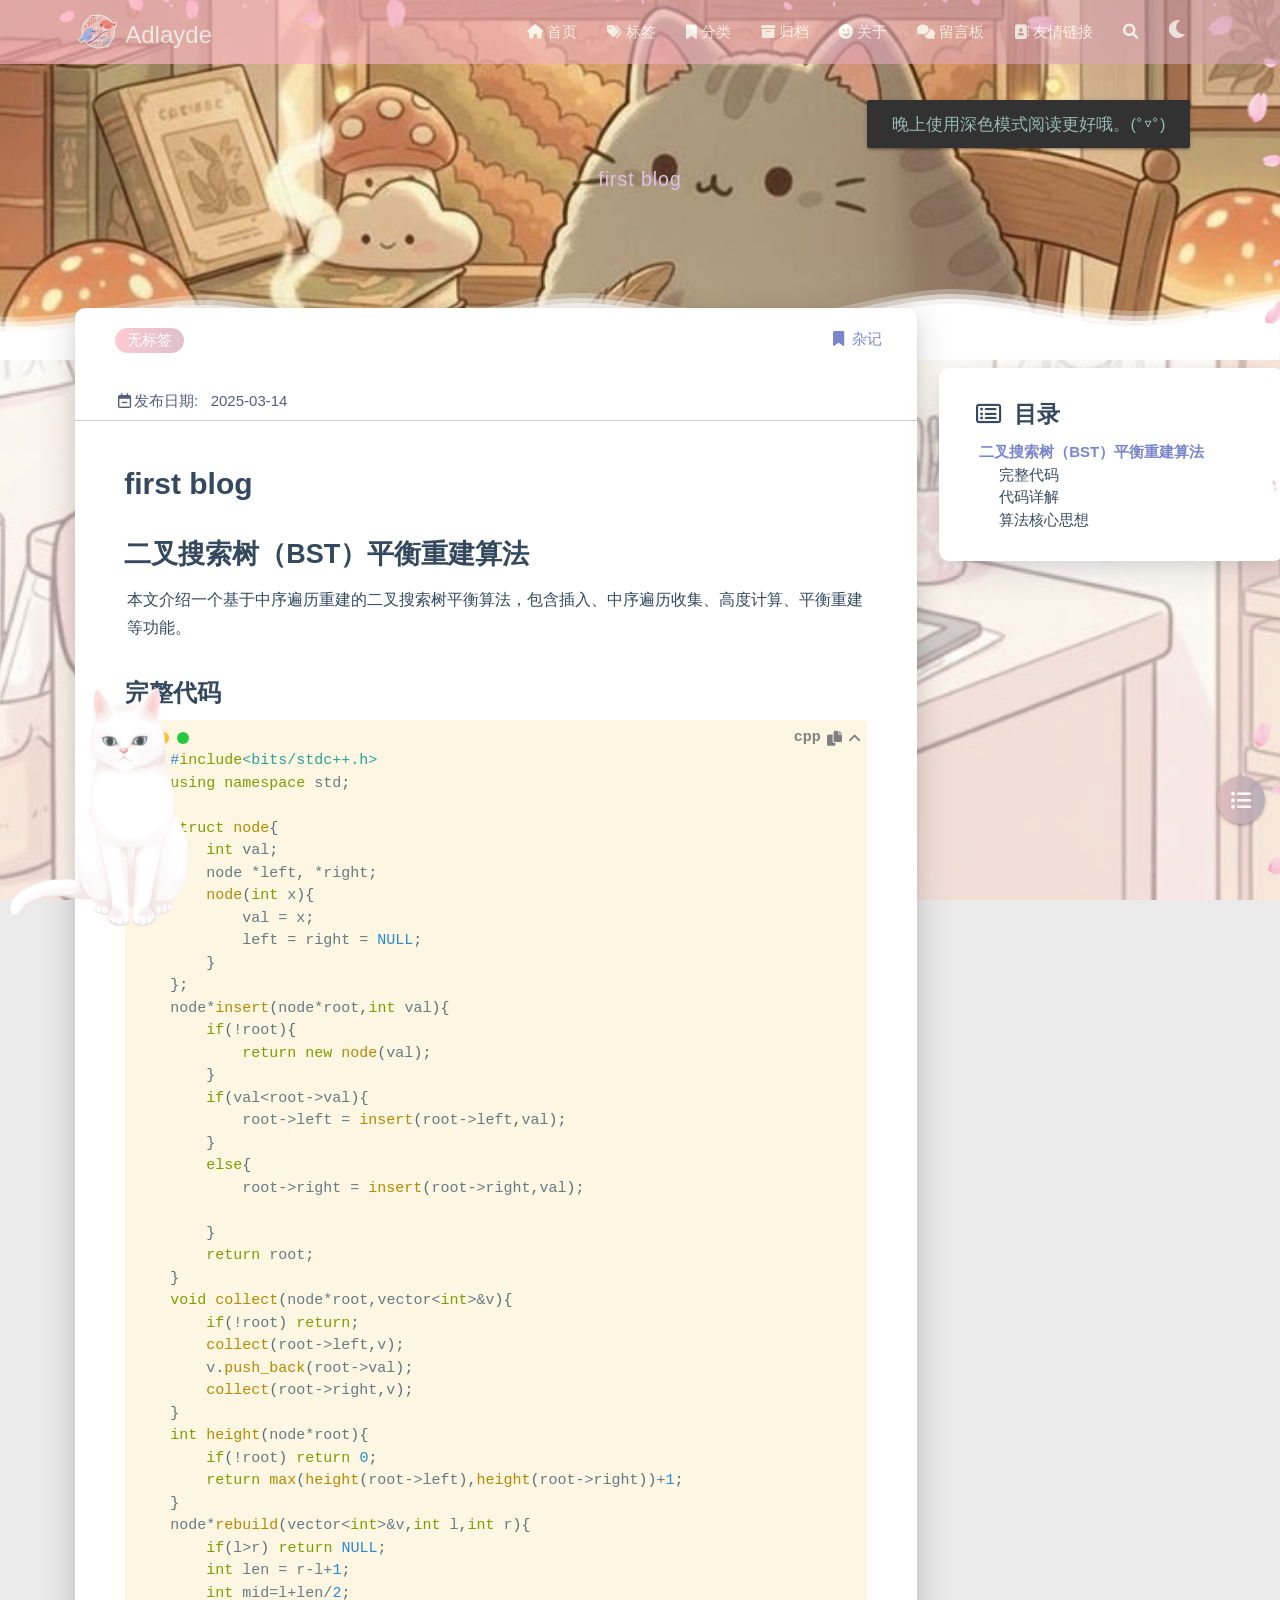
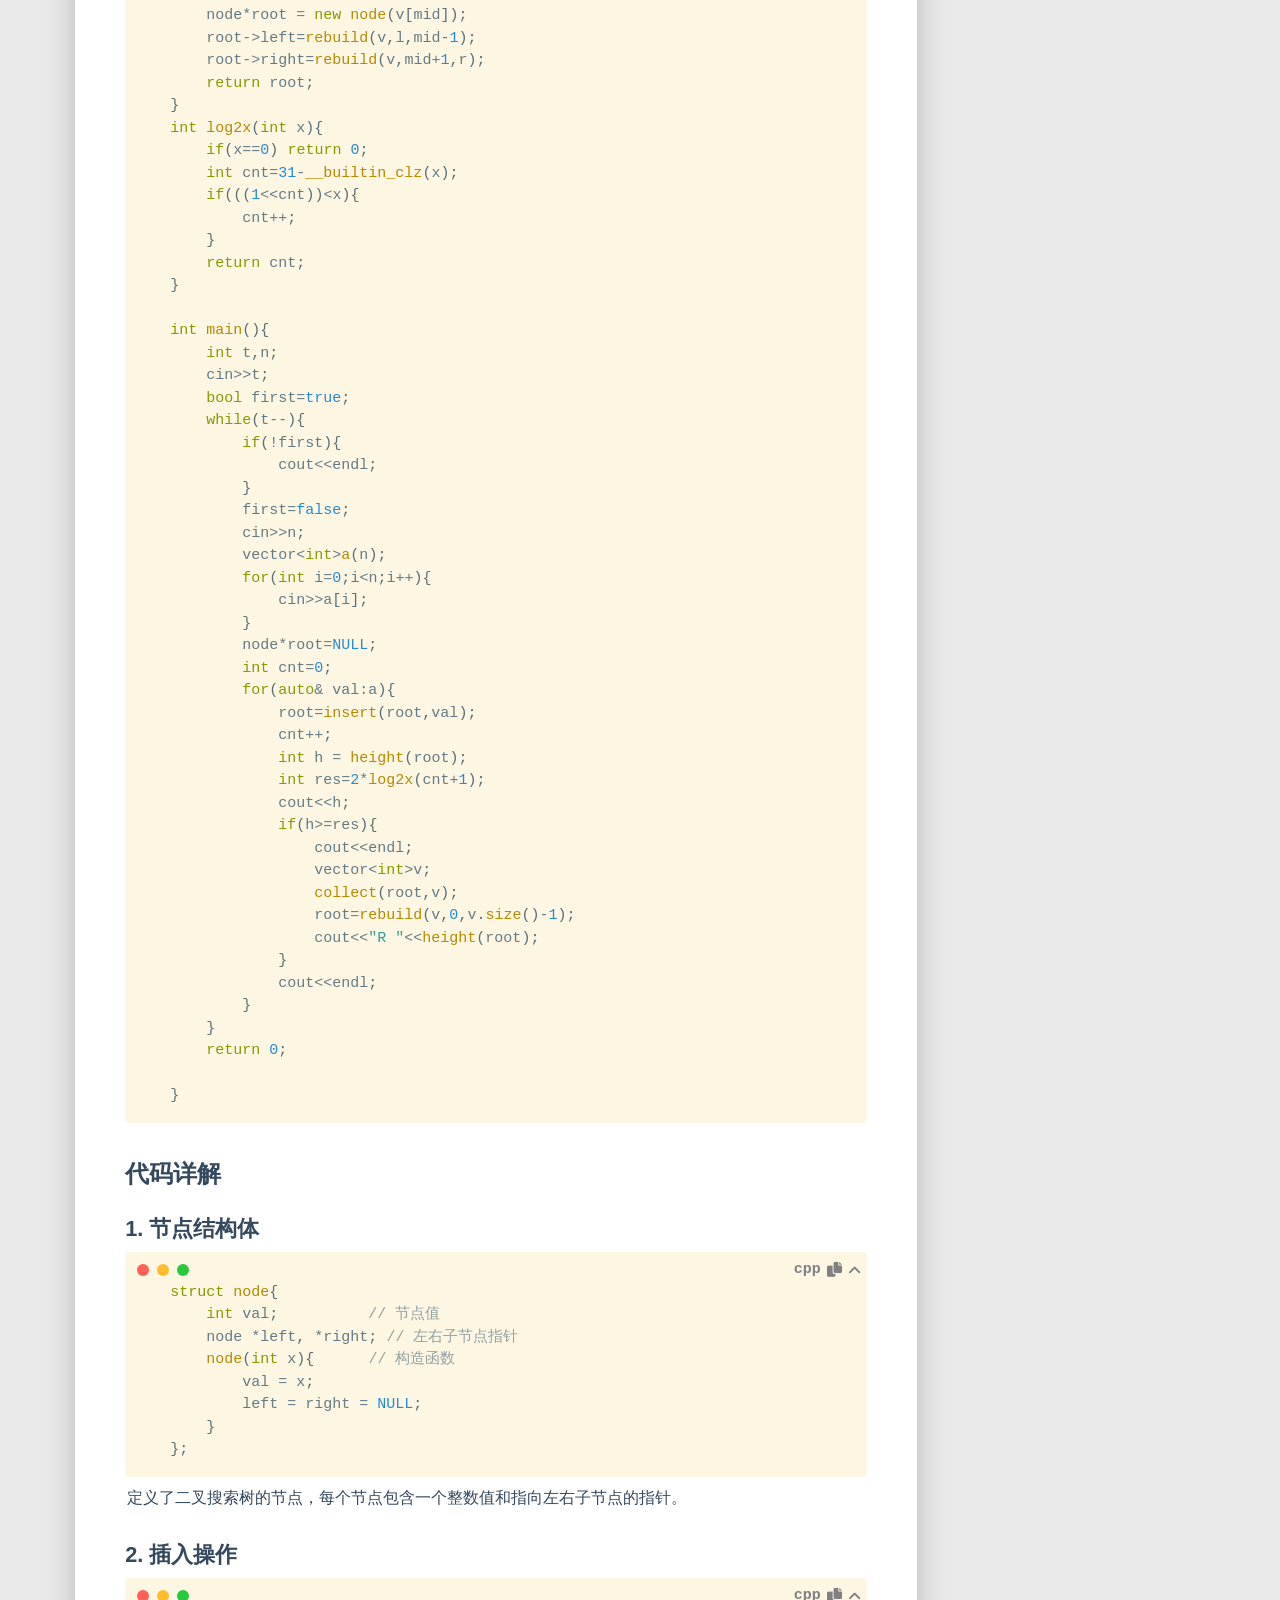
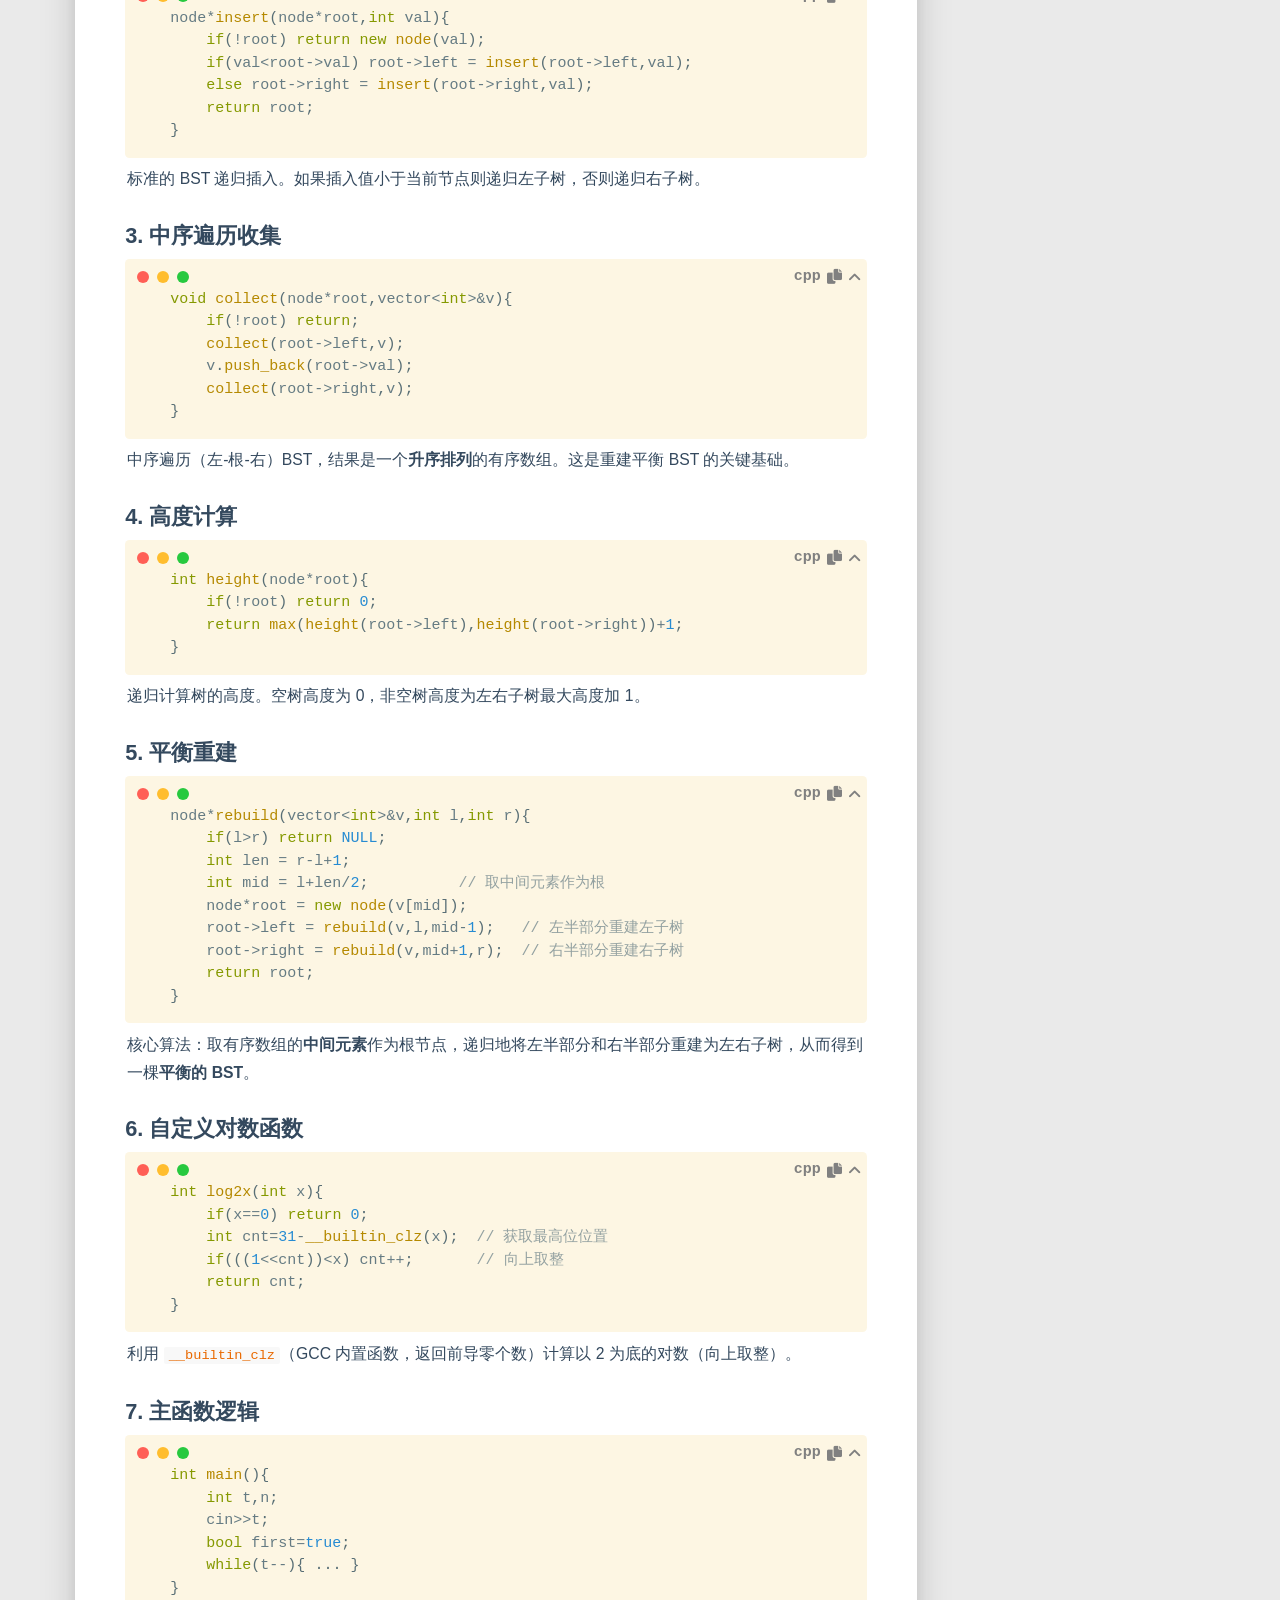
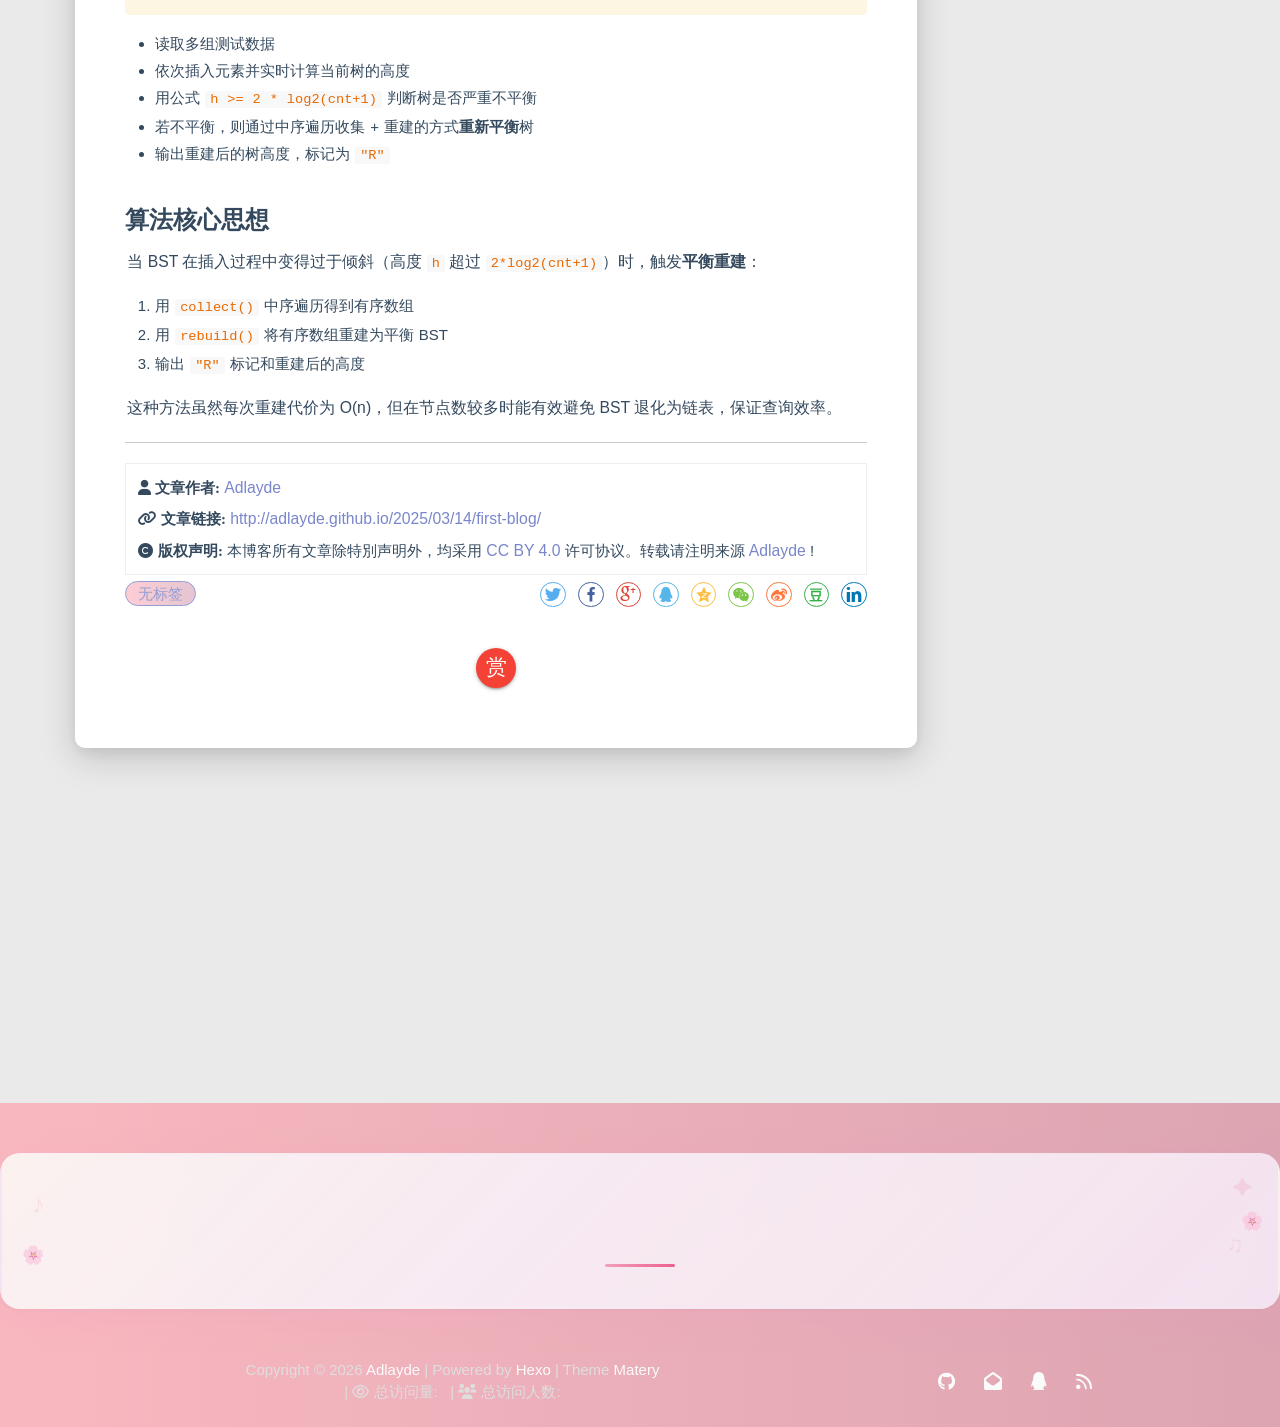
<file: 2025/03/14/first-blog/index.html>
<!DOCTYPE HTML>
<html lang="zh-CN">


<head>
    <meta charset="utf-8">
    <meta name="keywords" content="first blog, 技术,编程,博客">
    <meta name="description" content="first blog二叉搜索树（BST）平衡重建算法本文介绍一个基于中序遍历重建的二叉搜索树平衡算法，包含插入、中序遍历收集、高度计算、平衡重建等功能。
完整代码#include&amp;lt;bits/stdc++.h&amp;gt;
using nam">
    <meta http-equiv="X-UA-Compatible" content="IE=edge">
    <meta name="viewport" content="width=device-width, initial-scale=1.0, user-scalable=no">
    <meta name="renderer" content="webkit|ie-stand|ie-comp">
    <meta name="mobile-web-app-capable" content="yes">
    <meta name="format-detection" content="telephone=no">
    <meta name="apple-mobile-web-app-capable" content="yes">
    <meta name="apple-mobile-web-app-status-bar-style" content="black-translucent">
    <meta name="referrer" content="no-referrer-when-downgrade">
    <!-- Global site tag (gtag.js) - Google Analytics -->


    <title>first blog | Adlayde</title>
    <link rel="icon" type="image/png" href="/favicon.png">
    
    <style>
        body{
            background-image: url(/medias/background.jpg);
            background-repeat:no-repeat;
            background-size: 100% 100%;
            background-attachment:fixed;
        }
    </style>



    <!-- bg-cover style     -->



<link rel="stylesheet" type="text/css" href="/libs/awesome/css/all.min.css">
<link rel="stylesheet" type="text/css" href="/libs/materialize/materialize.min.css">
<link rel="stylesheet" type="text/css" href="/libs/aos/aos.css">
<link rel="stylesheet" type="text/css" href="/libs/animate/animate.min.css">
<link rel="stylesheet" type="text/css" href="/libs/lightGallery/css/lightgallery.min.css">
<link rel="stylesheet" type="text/css" href="/css/matery.css">
<link rel="stylesheet" type="text/css" href="/css/my.css">
<link rel="stylesheet" type="text/css" href="/css/dark.css" media="none" onload="if(media!='all')media='all'">




    <link rel="stylesheet" href="/libs/tocbot/tocbot.css">
    <link rel="stylesheet" href="/css/post.css">




    
        <link rel="stylesheet" type="text/css" href="/css/reward.css">
    



    <script src="/libs/jquery/jquery-3.6.0.min.js"></script>

<meta name="generator" content="Hexo 7.3.0">
<style>.github-emoji { position: relative; display: inline-block; width: 1.2em; min-height: 1.2em; overflow: hidden; vertical-align: top; color: transparent; }  .github-emoji > span { position: relative; z-index: 10; }  .github-emoji img, .github-emoji .fancybox { margin: 0 !important; padding: 0 !important; border: none !important; outline: none !important; text-decoration: none !important; user-select: none !important; cursor: auto !important; }  .github-emoji img { height: 1.2em !important; width: 1.2em !important; position: absolute !important; left: 50% !important; top: 50% !important; transform: translate(-50%, -50%) !important; user-select: none !important; cursor: auto !important; } .github-emoji-fallback { color: inherit; } .github-emoji-fallback img { opacity: 0 !important; }</style>
</head>


<body>
    <!-- 页面加载动画遮罩 -->
    <div id="page-loader">
        <img class="loader-gif" src="/medias/loader/loading.svg" alt="Loading">
    </div>

    <header class="navbar-fixed">
    <nav id="headNav" class="bg-color nav-transparent">
        <div id="navContainer" class="nav-wrapper container">
            <div class="brand-logo">
                <a href="/" class="waves-effect waves-light">
                    
                    <img src="/medias/logo.png" class="logo-img" alt="LOGO">
                    
                    <span class="logo-span">Adlayde</span>
                </a>
            </div>
            

<a href="#" data-target="mobile-nav" class="sidenav-trigger button-collapse"><i class="fas fa-bars"></i></a>
<ul class="right nav-menu">
  
  <li class="hide-on-med-and-down nav-item">
    
    <a href="/" class="waves-effect waves-light">
      
      <i class="fas fa-home" style="zoom: 0.6;"></i>
      
      <span>首页</span>
    </a>
    
  </li>
  
  <li class="hide-on-med-and-down nav-item">
    
    <a href="/tags" class="waves-effect waves-light">
      
      <i class="fas fa-tags" style="zoom: 0.6;"></i>
      
      <span>标签</span>
    </a>
    
  </li>
  
  <li class="hide-on-med-and-down nav-item">
    
    <a href="/categories" class="waves-effect waves-light">
      
      <i class="fas fa-bookmark" style="zoom: 0.6;"></i>
      
      <span>分类</span>
    </a>
    
  </li>
  
  <li class="hide-on-med-and-down nav-item">
    
    <a href="/archives" class="waves-effect waves-light">
      
      <i class="fas fa-archive" style="zoom: 0.6;"></i>
      
      <span>归档</span>
    </a>
    
  </li>
  
  <li class="hide-on-med-and-down nav-item">
    
    <a href="/about" class="waves-effect waves-light">
      
      <i class="fa-solid fa-face-smile fa-shake" style="zoom: 0.6;"></i>
      
      <span>关于</span>
    </a>
    
  </li>
  
  <li class="hide-on-med-and-down nav-item">
    
    <a href="/contact" class="waves-effect waves-light">
      
      <i class="fas fa-comments" style="zoom: 0.6;"></i>
      
      <span>留言板</span>
    </a>
    
  </li>
  
  <li class="hide-on-med-and-down nav-item">
    
    <a href="/friends" class="waves-effect waves-light">
      
      <i class="fas fa-address-book" style="zoom: 0.6;"></i>
      
      <span>友情链接</span>
    </a>
    
  </li>
  
  <li>
    <a href="#searchModal" class="modal-trigger waves-effect waves-light">
      <i id="searchIcon" class="fas fa-search" title="搜索" style="zoom: 0.85;"></i>
    </a>
  </li>
  <li>
    <a href="javascript:;" class="waves-effect waves-light" onclick="switchNightMode()" title="深色/浅色模式" >
      <i id="sum-moon-icon" class="fas fa-sun" style="zoom: 0.85;"></i>
    </a>
  </li>
</ul>


<div id="mobile-nav" class="side-nav sidenav">

    <div class="mobile-head bg-color">
        
        <img src="/medias/logo.png" class="logo-img circle responsive-img">
        
        <div class="logo-name">Adlayde</div>
        <div class="logo-desc">
            
            return to freedom
            
        </div>
    </div>

    <ul class="menu-list mobile-menu-list">
        
        <li class="m-nav-item">
	  
		<a href="/" class="waves-effect waves-light">
			
			    <i class="fa-fw fas fa-home"></i>
			
			首页
		</a>
          
        </li>
        
        <li class="m-nav-item">
	  
		<a href="/tags" class="waves-effect waves-light">
			
			    <i class="fa-fw fas fa-tags"></i>
			
			标签
		</a>
          
        </li>
        
        <li class="m-nav-item">
	  
		<a href="/categories" class="waves-effect waves-light">
			
			    <i class="fa-fw fas fa-bookmark"></i>
			
			分类
		</a>
          
        </li>
        
        <li class="m-nav-item">
	  
		<a href="/archives" class="waves-effect waves-light">
			
			    <i class="fa-fw fas fa-archive"></i>
			
			归档
		</a>
          
        </li>
        
        <li class="m-nav-item">
	  
		<a href="/about" class="waves-effect waves-light">
			
			    <i class="fa-fw fa-solid fa-face-smile fa-shake"></i>
			
			关于
		</a>
          
        </li>
        
        <li class="m-nav-item">
	  
		<a href="/contact" class="waves-effect waves-light">
			
			    <i class="fa-fw fas fa-comments"></i>
			
			留言板
		</a>
          
        </li>
        
        <li class="m-nav-item">
	  
		<a href="/friends" class="waves-effect waves-light">
			
			    <i class="fa-fw fas fa-address-book"></i>
			
			友情链接
		</a>
          
        </li>
        
        
        <li><div class="divider"></div></li>
        <li>
            <a href="https://github.com/blinkfox/hexo-theme-matery" class="waves-effect waves-light" target="_blank">
                <i class="fab fa-github-square fa-fw"></i>Fork Me
            </a>
        </li>
        
    </ul>
</div>


        </div>

        
            <style>
    .nav-transparent .github-corner {
        display: none !important;
    }

    .github-corner {
        position: absolute;
        z-index: 10;
        top: 0;
        right: 0;
        border: 0;
        transform: scale(1.1);
    }

    .github-corner svg {
        color: #0f9d58;
        fill: #fff;
        height: 64px;
        width: 64px;
    }

    .github-corner:hover .octo-arm {
        animation: a 0.56s ease-in-out;
    }

    .github-corner .octo-arm {
        animation: none;
    }

    @keyframes a {
        0%,
        to {
            transform: rotate(0);
        }
        20%,
        60% {
            transform: rotate(-25deg);
        }
        40%,
        80% {
            transform: rotate(10deg);
        }
    }
</style>

<a href="https://github.com/blinkfox/hexo-theme-matery" class="github-corner tooltipped hide-on-med-and-down" target="_blank"
   data-tooltip="Fork Me" data-position="left" data-delay="50">
    <svg viewBox="0 0 250 250" aria-hidden="true">
        <path d="M0,0 L115,115 L130,115 L142,142 L250,250 L250,0 Z"></path>
        <path d="M128.3,109.0 C113.8,99.7 119.0,89.6 119.0,89.6 C122.0,82.7 120.5,78.6 120.5,78.6 C119.2,72.0 123.4,76.3 123.4,76.3 C127.3,80.9 125.5,87.3 125.5,87.3 C122.9,97.6 130.6,101.9 134.4,103.2"
              fill="currentColor" style="transform-origin: 130px 106px;" class="octo-arm"></path>
        <path d="M115.0,115.0 C114.9,115.1 118.7,116.5 119.8,115.4 L133.7,101.6 C136.9,99.2 139.9,98.4 142.2,98.6 C133.8,88.0 127.5,74.4 143.8,58.0 C148.5,53.4 154.0,51.2 159.7,51.0 C160.3,49.4 163.2,43.6 171.4,40.1 C171.4,40.1 176.1,42.5 178.8,56.2 C183.1,58.6 187.2,61.8 190.9,65.4 C194.5,69.0 197.7,73.2 200.1,77.6 C213.8,80.2 216.3,84.9 216.3,84.9 C212.7,93.1 206.9,96.0 205.4,96.6 C205.1,102.4 203.0,107.8 198.3,112.5 C181.9,128.9 168.3,122.5 157.7,114.1 C157.9,116.9 156.7,120.9 152.7,124.9 L141.0,136.5 C139.8,137.7 141.6,141.9 141.8,141.8 Z"
              fill="currentColor" class="octo-body"></path>
    </svg>
</a>
        
    </nav>

</header>

    



<div class="bg-cover pd-header post-cover" style="background-image: url('/medias/post/first_blog.jpg')">
    <div class="container" style="right: 0px;left: 0px;">
        <div class="row">
            <div class="col s12 m12 l12">
                <div class="brand">
                    <h1 class="description center-align post-title">first blog</h1>
                </div>
            </div>
        </div>
    </div>

   
<!-- 底部四层视差波浪：路径大幅加宽(-400~1910)，彻底消除右边缘空缺 -->
<svg class="wave-divider" xmlns="http://www.w3.org/2000/svg" viewBox="0 0 1440 120" preserveAspectRatio="none" shape-rendering="auto">
  <defs>
    <path id="gentle-wave" d="M-400 70c 70 0 140 -24 210 -24 s 140 30 210 30 s 140 -22 210 -22 s 140 28 210 28 s 140 -30 210 -30 s 140 24 210 24 s 140 -28 210 -28 s 140 22 210 22 s 140 -26 210 -26 s 140 30 210 30 s 140 -24 210 -24 v 120 h -2310 Z"></path>
  </defs>
  <g class="parallax">
    <use href="#gentle-wave" x="0" y="0"/>  <!-- 第1层：最上、最透、最快 -->
    <use href="#gentle-wave" x="0" y="5"/>  <!-- 第2层 -->
    <use href="#gentle-wave" x="0" y="10"/> <!-- 第3层 -->
    <use href="#gentle-wave" x="0" y="15"/> <!-- 第4层：最下、纯白、最慢 -->
  </g>
</svg>


</div>




<main class="post-container content">

    
    <div class="row">
    <div id="main-content" class="col s12 m12 l9">
        <!-- 文章内容详情 -->
<div id="artDetail">
    <div class="card">
        <div class="card-content article-info">
            <div class="row tag-cate">
                <div class="col s7">
                    
                          <div class="article-tag">
                            <span class="chip bg-color">无标签</span>
                          </div>
                    
                </div>
                <div class="col s5 right-align">
                    
                    <div class="post-cate">
                        <i class="fas fa-bookmark fa-fw icon-category"></i>
                        
                            <a href="/categories/%E6%9D%82%E8%AE%B0/" class="post-category">
                                杂记
                            </a>
                        
                    </div>
                    
                </div>
            </div>

            <div class="post-info">
                
                <div class="post-date info-break-policy">
                    <i class="far fa-calendar-minus fa-fw"></i>发布日期:&nbsp;&nbsp;
                    2025-03-14
                </div>
                

                

                

                

                
            </div>
        </div>
        <hr class="clearfix">

        
        <!-- 是否加载使用自带的 prismjs. -->
        <link rel="stylesheet" href="/libs/prism/prism.min.css">
        

        

        <div class="card-content article-card-content">
            <div id="articleContent">
                <h1 id="first-blog"><a href="#first-blog" class="headerlink" title="first blog"></a>first blog</h1><h2 id="二叉搜索树（BST）平衡重建算法"><a href="#二叉搜索树（BST）平衡重建算法" class="headerlink" title="二叉搜索树（BST）平衡重建算法"></a>二叉搜索树（BST）平衡重建算法</h2><p>本文介绍一个基于中序遍历重建的二叉搜索树平衡算法，包含插入、中序遍历收集、高度计算、平衡重建等功能。</p>
<h3 id="完整代码"><a href="#完整代码" class="headerlink" title="完整代码"></a>完整代码</h3><pre class="line-numbers language-cpp" data-language="cpp"><code class="language-cpp"><span class="token macro property"><span class="token directive-hash">#</span><span class="token directive keyword">include</span><span class="token string">&lt;bits/stdc++.h&gt;</span></span>
<span class="token keyword">using</span> <span class="token keyword">namespace</span> std<span class="token punctuation">;</span>

<span class="token keyword">struct</span> <span class="token class-name">node</span><span class="token punctuation">{</span>
    <span class="token keyword">int</span> val<span class="token punctuation">;</span>
    node <span class="token operator">*</span>left<span class="token punctuation">,</span> <span class="token operator">*</span>right<span class="token punctuation">;</span>
    <span class="token function">node</span><span class="token punctuation">(</span><span class="token keyword">int</span> x<span class="token punctuation">)</span><span class="token punctuation">{</span>
        val <span class="token operator">=</span> x<span class="token punctuation">;</span>
        left <span class="token operator">=</span> right <span class="token operator">=</span> <span class="token constant">NULL</span><span class="token punctuation">;</span>
    <span class="token punctuation">}</span>
<span class="token punctuation">}</span><span class="token punctuation">;</span>
node<span class="token operator">*</span><span class="token function">insert</span><span class="token punctuation">(</span>node<span class="token operator">*</span>root<span class="token punctuation">,</span><span class="token keyword">int</span> val<span class="token punctuation">)</span><span class="token punctuation">{</span>
    <span class="token keyword">if</span><span class="token punctuation">(</span><span class="token operator">!</span>root<span class="token punctuation">)</span><span class="token punctuation">{</span>
        <span class="token keyword">return</span> <span class="token keyword">new</span> <span class="token function">node</span><span class="token punctuation">(</span>val<span class="token punctuation">)</span><span class="token punctuation">;</span>
    <span class="token punctuation">}</span>
    <span class="token keyword">if</span><span class="token punctuation">(</span>val<span class="token operator">&lt;</span>root<span class="token operator">-&gt;</span>val<span class="token punctuation">)</span><span class="token punctuation">{</span>
        root<span class="token operator">-&gt;</span>left <span class="token operator">=</span> <span class="token function">insert</span><span class="token punctuation">(</span>root<span class="token operator">-&gt;</span>left<span class="token punctuation">,</span>val<span class="token punctuation">)</span><span class="token punctuation">;</span>
    <span class="token punctuation">}</span>
    <span class="token keyword">else</span><span class="token punctuation">{</span>
        root<span class="token operator">-&gt;</span>right <span class="token operator">=</span> <span class="token function">insert</span><span class="token punctuation">(</span>root<span class="token operator">-&gt;</span>right<span class="token punctuation">,</span>val<span class="token punctuation">)</span><span class="token punctuation">;</span>

    <span class="token punctuation">}</span>
    <span class="token keyword">return</span> root<span class="token punctuation">;</span>
<span class="token punctuation">}</span>
<span class="token keyword">void</span> <span class="token function">collect</span><span class="token punctuation">(</span>node<span class="token operator">*</span>root<span class="token punctuation">,</span>vector<span class="token operator">&lt;</span><span class="token keyword">int</span><span class="token operator">&gt;</span><span class="token operator">&amp;</span>v<span class="token punctuation">)</span><span class="token punctuation">{</span>
    <span class="token keyword">if</span><span class="token punctuation">(</span><span class="token operator">!</span>root<span class="token punctuation">)</span> <span class="token keyword">return</span><span class="token punctuation">;</span>
    <span class="token function">collect</span><span class="token punctuation">(</span>root<span class="token operator">-&gt;</span>left<span class="token punctuation">,</span>v<span class="token punctuation">)</span><span class="token punctuation">;</span>
    v<span class="token punctuation">.</span><span class="token function">push_back</span><span class="token punctuation">(</span>root<span class="token operator">-&gt;</span>val<span class="token punctuation">)</span><span class="token punctuation">;</span>
    <span class="token function">collect</span><span class="token punctuation">(</span>root<span class="token operator">-&gt;</span>right<span class="token punctuation">,</span>v<span class="token punctuation">)</span><span class="token punctuation">;</span>
<span class="token punctuation">}</span>
<span class="token keyword">int</span> <span class="token function">height</span><span class="token punctuation">(</span>node<span class="token operator">*</span>root<span class="token punctuation">)</span><span class="token punctuation">{</span>
    <span class="token keyword">if</span><span class="token punctuation">(</span><span class="token operator">!</span>root<span class="token punctuation">)</span> <span class="token keyword">return</span> <span class="token number">0</span><span class="token punctuation">;</span>
    <span class="token keyword">return</span> <span class="token function">max</span><span class="token punctuation">(</span><span class="token function">height</span><span class="token punctuation">(</span>root<span class="token operator">-&gt;</span>left<span class="token punctuation">)</span><span class="token punctuation">,</span><span class="token function">height</span><span class="token punctuation">(</span>root<span class="token operator">-&gt;</span>right<span class="token punctuation">)</span><span class="token punctuation">)</span><span class="token operator">+</span><span class="token number">1</span><span class="token punctuation">;</span>
<span class="token punctuation">}</span>
node<span class="token operator">*</span><span class="token function">rebuild</span><span class="token punctuation">(</span>vector<span class="token operator">&lt;</span><span class="token keyword">int</span><span class="token operator">&gt;</span><span class="token operator">&amp;</span>v<span class="token punctuation">,</span><span class="token keyword">int</span> l<span class="token punctuation">,</span><span class="token keyword">int</span> r<span class="token punctuation">)</span><span class="token punctuation">{</span>
    <span class="token keyword">if</span><span class="token punctuation">(</span>l<span class="token operator">&gt;</span>r<span class="token punctuation">)</span> <span class="token keyword">return</span> <span class="token constant">NULL</span><span class="token punctuation">;</span>
    <span class="token keyword">int</span> len <span class="token operator">=</span> r<span class="token operator">-</span>l<span class="token operator">+</span><span class="token number">1</span><span class="token punctuation">;</span>
    <span class="token keyword">int</span> mid<span class="token operator">=</span>l<span class="token operator">+</span>len<span class="token operator">/</span><span class="token number">2</span><span class="token punctuation">;</span>
    node<span class="token operator">*</span>root <span class="token operator">=</span> <span class="token keyword">new</span> <span class="token function">node</span><span class="token punctuation">(</span>v<span class="token punctuation">[</span>mid<span class="token punctuation">]</span><span class="token punctuation">)</span><span class="token punctuation">;</span>
    root<span class="token operator">-&gt;</span>left<span class="token operator">=</span><span class="token function">rebuild</span><span class="token punctuation">(</span>v<span class="token punctuation">,</span>l<span class="token punctuation">,</span>mid<span class="token operator">-</span><span class="token number">1</span><span class="token punctuation">)</span><span class="token punctuation">;</span>
    root<span class="token operator">-&gt;</span>right<span class="token operator">=</span><span class="token function">rebuild</span><span class="token punctuation">(</span>v<span class="token punctuation">,</span>mid<span class="token operator">+</span><span class="token number">1</span><span class="token punctuation">,</span>r<span class="token punctuation">)</span><span class="token punctuation">;</span>
    <span class="token keyword">return</span> root<span class="token punctuation">;</span>
<span class="token punctuation">}</span>
<span class="token keyword">int</span> <span class="token function">log2x</span><span class="token punctuation">(</span><span class="token keyword">int</span> x<span class="token punctuation">)</span><span class="token punctuation">{</span>
    <span class="token keyword">if</span><span class="token punctuation">(</span>x<span class="token operator">==</span><span class="token number">0</span><span class="token punctuation">)</span> <span class="token keyword">return</span> <span class="token number">0</span><span class="token punctuation">;</span>
    <span class="token keyword">int</span> cnt<span class="token operator">=</span><span class="token number">31</span><span class="token operator">-</span><span class="token function">__builtin_clz</span><span class="token punctuation">(</span>x<span class="token punctuation">)</span><span class="token punctuation">;</span>
    <span class="token keyword">if</span><span class="token punctuation">(</span><span class="token punctuation">(</span><span class="token punctuation">(</span><span class="token number">1</span><span class="token operator">&lt;&lt;</span>cnt<span class="token punctuation">)</span><span class="token punctuation">)</span><span class="token operator">&lt;</span>x<span class="token punctuation">)</span><span class="token punctuation">{</span>
        cnt<span class="token operator">++</span><span class="token punctuation">;</span>
    <span class="token punctuation">}</span> 
    <span class="token keyword">return</span> cnt<span class="token punctuation">;</span>
<span class="token punctuation">}</span>

<span class="token keyword">int</span> <span class="token function">main</span><span class="token punctuation">(</span><span class="token punctuation">)</span><span class="token punctuation">{</span>
    <span class="token keyword">int</span> t<span class="token punctuation">,</span>n<span class="token punctuation">;</span>
    cin<span class="token operator">&gt;&gt;</span>t<span class="token punctuation">;</span>
    <span class="token keyword">bool</span> first<span class="token operator">=</span><span class="token boolean">true</span><span class="token punctuation">;</span>
    <span class="token keyword">while</span><span class="token punctuation">(</span>t<span class="token operator">--</span><span class="token punctuation">)</span><span class="token punctuation">{</span>
        <span class="token keyword">if</span><span class="token punctuation">(</span><span class="token operator">!</span>first<span class="token punctuation">)</span><span class="token punctuation">{</span>
            cout<span class="token operator">&lt;&lt;</span>endl<span class="token punctuation">;</span>
        <span class="token punctuation">}</span>
        first<span class="token operator">=</span><span class="token boolean">false</span><span class="token punctuation">;</span>
        cin<span class="token operator">&gt;&gt;</span>n<span class="token punctuation">;</span>
        vector<span class="token operator">&lt;</span><span class="token keyword">int</span><span class="token operator">&gt;</span><span class="token function">a</span><span class="token punctuation">(</span>n<span class="token punctuation">)</span><span class="token punctuation">;</span>
        <span class="token keyword">for</span><span class="token punctuation">(</span><span class="token keyword">int</span> i<span class="token operator">=</span><span class="token number">0</span><span class="token punctuation">;</span>i<span class="token operator">&lt;</span>n<span class="token punctuation">;</span>i<span class="token operator">++</span><span class="token punctuation">)</span><span class="token punctuation">{</span>
            cin<span class="token operator">&gt;&gt;</span>a<span class="token punctuation">[</span>i<span class="token punctuation">]</span><span class="token punctuation">;</span>
        <span class="token punctuation">}</span>
        node<span class="token operator">*</span>root<span class="token operator">=</span><span class="token constant">NULL</span><span class="token punctuation">;</span>
        <span class="token keyword">int</span> cnt<span class="token operator">=</span><span class="token number">0</span><span class="token punctuation">;</span>
        <span class="token keyword">for</span><span class="token punctuation">(</span><span class="token keyword">auto</span><span class="token operator">&amp;</span> val<span class="token operator">:</span>a<span class="token punctuation">)</span><span class="token punctuation">{</span>
            root<span class="token operator">=</span><span class="token function">insert</span><span class="token punctuation">(</span>root<span class="token punctuation">,</span>val<span class="token punctuation">)</span><span class="token punctuation">;</span>
            cnt<span class="token operator">++</span><span class="token punctuation">;</span>
            <span class="token keyword">int</span> h <span class="token operator">=</span> <span class="token function">height</span><span class="token punctuation">(</span>root<span class="token punctuation">)</span><span class="token punctuation">;</span>
            <span class="token keyword">int</span> res<span class="token operator">=</span><span class="token number">2</span><span class="token operator">*</span><span class="token function">log2x</span><span class="token punctuation">(</span>cnt<span class="token operator">+</span><span class="token number">1</span><span class="token punctuation">)</span><span class="token punctuation">;</span>
            cout<span class="token operator">&lt;&lt;</span>h<span class="token punctuation">;</span>
            <span class="token keyword">if</span><span class="token punctuation">(</span>h<span class="token operator">&gt;=</span>res<span class="token punctuation">)</span><span class="token punctuation">{</span>
                cout<span class="token operator">&lt;&lt;</span>endl<span class="token punctuation">;</span>
                vector<span class="token operator">&lt;</span><span class="token keyword">int</span><span class="token operator">&gt;</span>v<span class="token punctuation">;</span>
                <span class="token function">collect</span><span class="token punctuation">(</span>root<span class="token punctuation">,</span>v<span class="token punctuation">)</span><span class="token punctuation">;</span>
                root<span class="token operator">=</span><span class="token function">rebuild</span><span class="token punctuation">(</span>v<span class="token punctuation">,</span><span class="token number">0</span><span class="token punctuation">,</span>v<span class="token punctuation">.</span><span class="token function">size</span><span class="token punctuation">(</span><span class="token punctuation">)</span><span class="token operator">-</span><span class="token number">1</span><span class="token punctuation">)</span><span class="token punctuation">;</span>
                cout<span class="token operator">&lt;&lt;</span><span class="token string">"R "</span><span class="token operator">&lt;&lt;</span><span class="token function">height</span><span class="token punctuation">(</span>root<span class="token punctuation">)</span><span class="token punctuation">;</span>
            <span class="token punctuation">}</span>
            cout<span class="token operator">&lt;&lt;</span>endl<span class="token punctuation">;</span>
        <span class="token punctuation">}</span>
    <span class="token punctuation">}</span>
    <span class="token keyword">return</span> <span class="token number">0</span><span class="token punctuation">;</span>

<span class="token punctuation">}</span><span aria-hidden="true" class="line-numbers-rows"><span></span><span></span><span></span><span></span><span></span><span></span><span></span><span></span><span></span><span></span><span></span><span></span><span></span><span></span><span></span><span></span><span></span><span></span><span></span><span></span><span></span><span></span><span></span><span></span><span></span><span></span><span></span><span></span><span></span><span></span><span></span><span></span><span></span><span></span><span></span><span></span><span></span><span></span><span></span><span></span><span></span><span></span><span></span><span></span><span></span><span></span><span></span><span></span><span></span><span></span><span></span><span></span><span></span><span></span><span></span><span></span><span></span><span></span><span></span><span></span><span></span><span></span><span></span><span></span><span></span><span></span><span></span><span></span><span></span><span></span><span></span><span></span><span></span><span></span><span></span><span></span><span></span><span></span><span></span><span></span><span></span><span></span><span></span><span></span><span></span><span></span><span></span></span></code></pre>

<h3 id="代码详解"><a href="#代码详解" class="headerlink" title="代码详解"></a>代码详解</h3><h4 id="1-节点结构体"><a href="#1-节点结构体" class="headerlink" title="1. 节点结构体"></a>1. 节点结构体</h4><pre class="line-numbers language-cpp" data-language="cpp"><code class="language-cpp"><span class="token keyword">struct</span> <span class="token class-name">node</span><span class="token punctuation">{</span>
    <span class="token keyword">int</span> val<span class="token punctuation">;</span>          <span class="token comment">// 节点值</span>
    node <span class="token operator">*</span>left<span class="token punctuation">,</span> <span class="token operator">*</span>right<span class="token punctuation">;</span> <span class="token comment">// 左右子节点指针</span>
    <span class="token function">node</span><span class="token punctuation">(</span><span class="token keyword">int</span> x<span class="token punctuation">)</span><span class="token punctuation">{</span>      <span class="token comment">// 构造函数</span>
        val <span class="token operator">=</span> x<span class="token punctuation">;</span>
        left <span class="token operator">=</span> right <span class="token operator">=</span> <span class="token constant">NULL</span><span class="token punctuation">;</span>
    <span class="token punctuation">}</span>
<span class="token punctuation">}</span><span class="token punctuation">;</span><span aria-hidden="true" class="line-numbers-rows"><span></span><span></span><span></span><span></span><span></span><span></span><span></span><span></span></span></code></pre>

<p>定义了二叉搜索树的节点，每个节点包含一个整数值和指向左右子节点的指针。</p>
<h4 id="2-插入操作"><a href="#2-插入操作" class="headerlink" title="2. 插入操作"></a>2. 插入操作</h4><pre class="line-numbers language-cpp" data-language="cpp"><code class="language-cpp">node<span class="token operator">*</span><span class="token function">insert</span><span class="token punctuation">(</span>node<span class="token operator">*</span>root<span class="token punctuation">,</span><span class="token keyword">int</span> val<span class="token punctuation">)</span><span class="token punctuation">{</span>
    <span class="token keyword">if</span><span class="token punctuation">(</span><span class="token operator">!</span>root<span class="token punctuation">)</span> <span class="token keyword">return</span> <span class="token keyword">new</span> <span class="token function">node</span><span class="token punctuation">(</span>val<span class="token punctuation">)</span><span class="token punctuation">;</span>
    <span class="token keyword">if</span><span class="token punctuation">(</span>val<span class="token operator">&lt;</span>root<span class="token operator">-&gt;</span>val<span class="token punctuation">)</span> root<span class="token operator">-&gt;</span>left <span class="token operator">=</span> <span class="token function">insert</span><span class="token punctuation">(</span>root<span class="token operator">-&gt;</span>left<span class="token punctuation">,</span>val<span class="token punctuation">)</span><span class="token punctuation">;</span>
    <span class="token keyword">else</span> root<span class="token operator">-&gt;</span>right <span class="token operator">=</span> <span class="token function">insert</span><span class="token punctuation">(</span>root<span class="token operator">-&gt;</span>right<span class="token punctuation">,</span>val<span class="token punctuation">)</span><span class="token punctuation">;</span>
    <span class="token keyword">return</span> root<span class="token punctuation">;</span>
<span class="token punctuation">}</span><span aria-hidden="true" class="line-numbers-rows"><span></span><span></span><span></span><span></span><span></span><span></span></span></code></pre>

<p>标准的 BST 递归插入。如果插入值小于当前节点则递归左子树，否则递归右子树。</p>
<h4 id="3-中序遍历收集"><a href="#3-中序遍历收集" class="headerlink" title="3. 中序遍历收集"></a>3. 中序遍历收集</h4><pre class="line-numbers language-cpp" data-language="cpp"><code class="language-cpp"><span class="token keyword">void</span> <span class="token function">collect</span><span class="token punctuation">(</span>node<span class="token operator">*</span>root<span class="token punctuation">,</span>vector<span class="token operator">&lt;</span><span class="token keyword">int</span><span class="token operator">&gt;</span><span class="token operator">&amp;</span>v<span class="token punctuation">)</span><span class="token punctuation">{</span>
    <span class="token keyword">if</span><span class="token punctuation">(</span><span class="token operator">!</span>root<span class="token punctuation">)</span> <span class="token keyword">return</span><span class="token punctuation">;</span>
    <span class="token function">collect</span><span class="token punctuation">(</span>root<span class="token operator">-&gt;</span>left<span class="token punctuation">,</span>v<span class="token punctuation">)</span><span class="token punctuation">;</span>
    v<span class="token punctuation">.</span><span class="token function">push_back</span><span class="token punctuation">(</span>root<span class="token operator">-&gt;</span>val<span class="token punctuation">)</span><span class="token punctuation">;</span>
    <span class="token function">collect</span><span class="token punctuation">(</span>root<span class="token operator">-&gt;</span>right<span class="token punctuation">,</span>v<span class="token punctuation">)</span><span class="token punctuation">;</span>
<span class="token punctuation">}</span><span aria-hidden="true" class="line-numbers-rows"><span></span><span></span><span></span><span></span><span></span><span></span></span></code></pre>

<p>中序遍历（左-根-右）BST，结果是一个<strong>升序排列</strong>的有序数组。这是重建平衡 BST 的关键基础。</p>
<h4 id="4-高度计算"><a href="#4-高度计算" class="headerlink" title="4. 高度计算"></a>4. 高度计算</h4><pre class="line-numbers language-cpp" data-language="cpp"><code class="language-cpp"><span class="token keyword">int</span> <span class="token function">height</span><span class="token punctuation">(</span>node<span class="token operator">*</span>root<span class="token punctuation">)</span><span class="token punctuation">{</span>
    <span class="token keyword">if</span><span class="token punctuation">(</span><span class="token operator">!</span>root<span class="token punctuation">)</span> <span class="token keyword">return</span> <span class="token number">0</span><span class="token punctuation">;</span>
    <span class="token keyword">return</span> <span class="token function">max</span><span class="token punctuation">(</span><span class="token function">height</span><span class="token punctuation">(</span>root<span class="token operator">-&gt;</span>left<span class="token punctuation">)</span><span class="token punctuation">,</span><span class="token function">height</span><span class="token punctuation">(</span>root<span class="token operator">-&gt;</span>right<span class="token punctuation">)</span><span class="token punctuation">)</span><span class="token operator">+</span><span class="token number">1</span><span class="token punctuation">;</span>
<span class="token punctuation">}</span><span aria-hidden="true" class="line-numbers-rows"><span></span><span></span><span></span><span></span></span></code></pre>

<p>递归计算树的高度。空树高度为 0，非空树高度为左右子树最大高度加 1。</p>
<h4 id="5-平衡重建"><a href="#5-平衡重建" class="headerlink" title="5. 平衡重建"></a>5. 平衡重建</h4><pre class="line-numbers language-cpp" data-language="cpp"><code class="language-cpp">node<span class="token operator">*</span><span class="token function">rebuild</span><span class="token punctuation">(</span>vector<span class="token operator">&lt;</span><span class="token keyword">int</span><span class="token operator">&gt;</span><span class="token operator">&amp;</span>v<span class="token punctuation">,</span><span class="token keyword">int</span> l<span class="token punctuation">,</span><span class="token keyword">int</span> r<span class="token punctuation">)</span><span class="token punctuation">{</span>
    <span class="token keyword">if</span><span class="token punctuation">(</span>l<span class="token operator">&gt;</span>r<span class="token punctuation">)</span> <span class="token keyword">return</span> <span class="token constant">NULL</span><span class="token punctuation">;</span>
    <span class="token keyword">int</span> len <span class="token operator">=</span> r<span class="token operator">-</span>l<span class="token operator">+</span><span class="token number">1</span><span class="token punctuation">;</span>
    <span class="token keyword">int</span> mid <span class="token operator">=</span> l<span class="token operator">+</span>len<span class="token operator">/</span><span class="token number">2</span><span class="token punctuation">;</span>          <span class="token comment">// 取中间元素作为根</span>
    node<span class="token operator">*</span>root <span class="token operator">=</span> <span class="token keyword">new</span> <span class="token function">node</span><span class="token punctuation">(</span>v<span class="token punctuation">[</span>mid<span class="token punctuation">]</span><span class="token punctuation">)</span><span class="token punctuation">;</span>
    root<span class="token operator">-&gt;</span>left <span class="token operator">=</span> <span class="token function">rebuild</span><span class="token punctuation">(</span>v<span class="token punctuation">,</span>l<span class="token punctuation">,</span>mid<span class="token operator">-</span><span class="token number">1</span><span class="token punctuation">)</span><span class="token punctuation">;</span>   <span class="token comment">// 左半部分重建左子树</span>
    root<span class="token operator">-&gt;</span>right <span class="token operator">=</span> <span class="token function">rebuild</span><span class="token punctuation">(</span>v<span class="token punctuation">,</span>mid<span class="token operator">+</span><span class="token number">1</span><span class="token punctuation">,</span>r<span class="token punctuation">)</span><span class="token punctuation">;</span>  <span class="token comment">// 右半部分重建右子树</span>
    <span class="token keyword">return</span> root<span class="token punctuation">;</span>
<span class="token punctuation">}</span><span aria-hidden="true" class="line-numbers-rows"><span></span><span></span><span></span><span></span><span></span><span></span><span></span><span></span><span></span></span></code></pre>

<p>核心算法：取有序数组的<strong>中间元素</strong>作为根节点，递归地将左半部分和右半部分重建为左右子树，从而得到一棵<strong>平衡的 BST</strong>。</p>
<h4 id="6-自定义对数函数"><a href="#6-自定义对数函数" class="headerlink" title="6. 自定义对数函数"></a>6. 自定义对数函数</h4><pre class="line-numbers language-cpp" data-language="cpp"><code class="language-cpp"><span class="token keyword">int</span> <span class="token function">log2x</span><span class="token punctuation">(</span><span class="token keyword">int</span> x<span class="token punctuation">)</span><span class="token punctuation">{</span>
    <span class="token keyword">if</span><span class="token punctuation">(</span>x<span class="token operator">==</span><span class="token number">0</span><span class="token punctuation">)</span> <span class="token keyword">return</span> <span class="token number">0</span><span class="token punctuation">;</span>
    <span class="token keyword">int</span> cnt<span class="token operator">=</span><span class="token number">31</span><span class="token operator">-</span><span class="token function">__builtin_clz</span><span class="token punctuation">(</span>x<span class="token punctuation">)</span><span class="token punctuation">;</span>  <span class="token comment">// 获取最高位位置</span>
    <span class="token keyword">if</span><span class="token punctuation">(</span><span class="token punctuation">(</span><span class="token punctuation">(</span><span class="token number">1</span><span class="token operator">&lt;&lt;</span>cnt<span class="token punctuation">)</span><span class="token punctuation">)</span><span class="token operator">&lt;</span>x<span class="token punctuation">)</span> cnt<span class="token operator">++</span><span class="token punctuation">;</span>       <span class="token comment">// 向上取整</span>
    <span class="token keyword">return</span> cnt<span class="token punctuation">;</span>
<span class="token punctuation">}</span><span aria-hidden="true" class="line-numbers-rows"><span></span><span></span><span></span><span></span><span></span><span></span></span></code></pre>

<p>利用 <code>__builtin_clz</code>（GCC 内置函数，返回前导零个数）计算以 2 为底的对数（向上取整）。</p>
<h4 id="7-主函数逻辑"><a href="#7-主函数逻辑" class="headerlink" title="7. 主函数逻辑"></a>7. 主函数逻辑</h4><pre class="line-numbers language-cpp" data-language="cpp"><code class="language-cpp"><span class="token keyword">int</span> <span class="token function">main</span><span class="token punctuation">(</span><span class="token punctuation">)</span><span class="token punctuation">{</span>
    <span class="token keyword">int</span> t<span class="token punctuation">,</span>n<span class="token punctuation">;</span>
    cin<span class="token operator">&gt;&gt;</span>t<span class="token punctuation">;</span>
    <span class="token keyword">bool</span> first<span class="token operator">=</span><span class="token boolean">true</span><span class="token punctuation">;</span>
    <span class="token keyword">while</span><span class="token punctuation">(</span>t<span class="token operator">--</span><span class="token punctuation">)</span><span class="token punctuation">{</span> <span class="token punctuation">.</span><span class="token punctuation">.</span><span class="token punctuation">.</span> <span class="token punctuation">}</span>
<span class="token punctuation">}</span><span aria-hidden="true" class="line-numbers-rows"><span></span><span></span><span></span><span></span><span></span><span></span></span></code></pre>

<ul>
<li>读取多组测试数据</li>
<li>依次插入元素并实时计算当前树的高度</li>
<li>用公式 <code>h &gt;= 2 * log2(cnt+1)</code> 判断树是否严重不平衡</li>
<li>若不平衡，则通过中序遍历收集 + 重建的方式<strong>重新平衡</strong>树</li>
<li>输出重建后的树高度，标记为 <code>"R"</code></li>
</ul>
<h3 id="算法核心思想"><a href="#算法核心思想" class="headerlink" title="算法核心思想"></a>算法核心思想</h3><p>当 BST 在插入过程中变得过于倾斜（高度 <code>h</code> 超过 <code>2*log2(cnt+1)</code>）时，触发<strong>平衡重建</strong>：</p>
<ol>
<li>用 <code>collect()</code> 中序遍历得到有序数组</li>
<li>用 <code>rebuild()</code> 将有序数组重建为平衡 BST</li>
<li>输出 <code>"R"</code> 标记和重建后的高度</li>
</ol>
<p>这种方法虽然每次重建代价为 O(n)，但在节点数较多时能有效避免 BST 退化为链表，保证查询效率。</p>

                
            </div>
            <hr/>

            

    <div class="reprint" id="reprint-statement">
        
            <div class="reprint__author">
                <span class="reprint-meta" style="font-weight: bold;">
                    <i class="fas fa-user">
                        文章作者:
                    </i>
                </span>
                <span class="reprint-info">
                    <a href="/about" rel="external nofollow noreferrer">Adlayde</a>
                </span>
            </div>
            <div class="reprint__type">
                <span class="reprint-meta" style="font-weight: bold;">
                    <i class="fas fa-link">
                        文章链接:
                    </i>
                </span>
                <span class="reprint-info">
                    <a href="http://adlayde.github.io/2025/03/14/first-blog/">http://adlayde.github.io/2025/03/14/first-blog/</a>
                </span>
            </div>
            <div class="reprint__notice">
                <span class="reprint-meta" style="font-weight: bold;">
                    <i class="fas fa-copyright">
                        版权声明:
                    </i>
                </span>
                <span class="reprint-info">
                    本博客所有文章除特別声明外，均采用
                    <a href="https://creativecommons.org/licenses/by/4.0/deed.zh" rel="external nofollow noreferrer" target="_blank">CC BY 4.0</a>
                    许可协议。转载请注明来源
                    <a href="/about" target="_blank">Adlayde</a>
                    !
                </span>
            </div>
        
    </div>

    <script async defer>
      document.addEventListener("copy", function (e) {
        let toastHTML = '<span>复制成功，请遵循本文的转载规则</span><button class="btn-flat toast-action" onclick="navToReprintStatement()" style="font-size: smaller">查看</a>';
        M.toast({html: toastHTML})
      });

      function navToReprintStatement() {
        $("html, body").animate({scrollTop: $("#reprint-statement").offset().top - 80}, 800);
      }
    </script>



            <div class="tag_share" style="display: block;">
                <div class="post-meta__tag-list" style="display: inline-block;">
                    
                        <div class="article-tag">
                            <span class="chip bg-color">无标签</span>
                        </div>
                    
                </div>
                <div class="post_share" style="zoom: 80%; width: fit-content; display: inline-block; float: right; margin: -0.15rem 0;">
                    <link rel="stylesheet" type="text/css" href="/libs/share/css/share.min.css">
<div id="article-share">

    
    <div class="social-share" data-sites="twitter,facebook,google,qq,qzone,wechat,weibo,douban,linkedin" data-wechat-qrcode-helper="<p>微信扫一扫即可分享！</p>"></div>
    <script src="/libs/share/js/social-share.min.js"></script>
    

    

</div>

                </div>
            </div>
            
                <div id="reward">
    <a href="#rewardModal" class="reward-link modal-trigger btn-floating btn-medium waves-effect waves-light red">赏</a>

    <!-- Modal Structure -->
    <div id="rewardModal" class="modal">
        <div class="modal-content">
            <a class="close modal-close"><i class="fas fa-times"></i></a>
            <h4 class="reward-title">Your support is sort of a movement to me.</h4>
            <div class="reward-content">
                <div class="reward-tabs">
                    <ul class="tabs row">
                        <li class="tab col s6 alipay-tab waves-effect waves-light"><a href="#alipay">支付宝</a></li>
                        <li class="tab col s6 wechat-tab waves-effect waves-light"><a href="#wechat">微 信</a></li>
                    </ul>
                    <div id="alipay">
                        <img src="/medias/reward/alipay.jpg" class="reward-img" alt="支付宝打赏二维码">
                    </div>
                    <div id="wechat">
                        <img src="/medias/reward/wechat.png" class="reward-img" alt="微信打赏二维码">
                    </div>
                </div>
            </div>
        </div>
    </div>
</div>

<script>
    $(function () {
        $('.tabs').tabs();
    });
</script>

            
        </div>
    </div>

    

    

    

    

    

    

    

    

    

<article id="prenext-posts" class="prev-next articles">
    <div class="row article-row">
        
        <div class="article col s12 m6" data-aos="fade-up" data-aos="fade-up">
            <div class="article-badge left-badge text-color">
                <i class="far fa-dot-circle"></i>&nbsp;本篇
            </div>
            <div class="card">
                <a href="/2025/03/14/first-blog/">
                    <div class="card-image">
                        
                        <img src="/medias/post/first_blog.jpg" class="responsive-img" alt="first blog">
                        
                        <span class="card-title">first blog</span>
                    </div>
                </a>
                <div class="card-content article-content">
                    <div class="summary block-with-text">
                        
                            
                        
                    </div>
                    <div class="publish-info">
                            <span class="publish-date">
                                <i class="far fa-clock fa-fw icon-date"></i>2025-03-14
                            </span>
                        <span class="publish-author">
                            
                            <i class="fas fa-bookmark fa-fw icon-category"></i>
                            
                            <a href="/categories/%E6%9D%82%E8%AE%B0/" class="post-category">
                                    杂记
                                </a>
                            
                            
                        </span>
                    </div>
                </div>

                
            </div>
        </div>
        
        
        <div class="article col s12 m6" data-aos="fade-up">
            <div class="article-badge right-badge text-color">
                下一篇&nbsp;<i class="fas fa-chevron-right"></i>
            </div>
            <div class="card">
                <a href="/2025/03/14/hello-world/">
                    <div class="card-image">
                        
                        <img src="/medias/post/hello_world.jpg" class="responsive-img" alt="Hello World">
                        
                        <span class="card-title">Hello World</span>
                    </div>
                </a>
                <div class="card-content article-content">
                    <div class="summary block-with-text">
                        
                            
                        
                    </div>
                    <div class="publish-info">
                            <span class="publish-date">
                                <i class="far fa-clock fa-fw icon-date"></i>2025-03-14
                            </span>
                        <span class="publish-author">
                            
                            <i class="fas fa-bookmark fa-fw icon-category"></i>
                            
                            <a href="/categories/%E6%9D%82%E8%AE%B0/" class="post-category">
                                    杂记
                                </a>
                            
                            
                        </span>
                    </div>
                </div>
                
            </div>
        </div>
        
    </div>
</article>

</div>



<!-- 代码块功能依赖 -->
<script type="text/javascript" src="/libs/codeBlock/codeBlockFuction.js"></script>


  <!-- 是否加载使用自带的 prismjs. -->
  <script type="text/javascript" src="/libs/prism/prism.min.js"></script>


<!-- 代码语言 -->

<script type="text/javascript" src="/libs/codeBlock/codeLang.js"></script>


<!-- 代码块复制 -->

<script type="text/javascript" src="/libs/codeBlock/codeCopy.js"></script>


<!-- 代码块收缩 -->

<script type="text/javascript" src="/libs/codeBlock/codeShrink.js"></script>



    </div>
    <div id="toc-aside" class="expanded col l3 hide-on-med-and-down">
        <div class="toc-widget card" style="background-color: white;">
            <div class="toc-title"><i class="far fa-list-alt"></i>&nbsp;&nbsp;目录</div>
            <div id="toc-content"></div>
        </div>
    </div>
</div>

<!-- TOC 悬浮按钮. -->

<div id="floating-toc-btn" class="hide-on-med-and-down">
    <a class="btn-floating btn-large bg-color">
        <i class="fas fa-list-ul"></i>
    </a>
</div>


<script src="/libs/tocbot/tocbot.min.js"></script>
<script>
    $(function () {
        tocbot.init({
            tocSelector: '#toc-content',
            contentSelector: '#articleContent',
            headingsOffset: -($(window).height() * 0.4 - 45),
            collapseDepth: Number('0'),
            headingSelector: 'h2, h3, h4'
        });

        // Set scroll toc fixed.
        let tocHeight = parseInt($(window).height() * 0.4 - 64);
        let $tocWidget = $('.toc-widget');
        $(window).scroll(function () {
            let scroll = $(window).scrollTop();
            /* add post toc fixed. */
            if (scroll > tocHeight) {
                $tocWidget.addClass('toc-fixed');
            } else {
                $tocWidget.removeClass('toc-fixed');
            }
        });

        
        /* 修复文章卡片 div 的宽度. */
        let fixPostCardWidth = function (srcId, targetId) {
            let srcDiv = $('#' + srcId);
            if (srcDiv.length === 0) {
                return;
            }

            let w = srcDiv.width();
            if (w >= 450) {
                w = w + 21;
            } else if (w >= 350 && w < 450) {
                w = w + 18;
            } else if (w >= 300 && w < 350) {
                w = w + 16;
            } else {
                w = w + 14;
            }
            $('#' + targetId).width(w);
        };

        // 切换TOC目录展开收缩的相关操作.
        const expandedClass = 'expanded';
        let $tocAside = $('#toc-aside');
        let $mainContent = $('#main-content');
        $('#floating-toc-btn .btn-floating').click(function () {
            if ($tocAside.hasClass(expandedClass)) {
                $tocAside.removeClass(expandedClass).hide();
                $mainContent.removeClass('l9');
            } else {
                $tocAside.addClass(expandedClass).show();
                $mainContent.addClass('l9');
            }
            fixPostCardWidth('artDetail', 'prenext-posts');
        });
        
    });
</script>
    

</main>




    <footer class="page-footer bg-color">
    
        <link rel="stylesheet" href="/libs/aplayer/APlayer.min.css">
<style>
    .aplayer .aplayer-lrc p {
        
        display: none;
        
        font-size: 12px;
        font-weight: 700;
        line-height: 16px !important;
    }

    .aplayer .aplayer-lrc p.aplayer-lrc-current {
        
        display: none;
        
        font-size: 15px;
        color: #E91E63;
    }

    
    .aplayer.aplayer-fixed.aplayer-narrow .aplayer-body {
        left: -66px !important;
    }

    .aplayer.aplayer-fixed.aplayer-narrow .aplayer-body:hover {
        left: 0px !important;
    }

    
</style>
<div class="">
    <div class="music-card">
        

        <div class="music-deco">
            <span class="music-star s1">✦</span>
            <span class="music-petal p1">🌸</span>
            <span class="music-petal p2">🌸</span>
            <span class="music-note n1">♪</span>
            <span class="music-note n2">♫</span>
        </div>

        <div class="music-content">
            <div class="row">
                <div class="col l8 offset-l2 m10 offset-m1 s12">
                    <meting-js
                        server="netease"
                        type="playlist"
                        id="503838841"
                        fixed='true'
                        autoplay='false'
                        theme='#E91E63'
                        loop='all'
                        order='random'
                        preload='auto'
                        volume='0.7'
                        list-folded='true'
                    >
                    </meting-js>
                </div>
            </div>
        </div>

        <div class="music-line"></div>
    </div>
</div>

<script src="/libs/aplayer/APlayer.min.js"></script>
<script src="/libs/aplayer/Meting.min.js"></script>

    

    <div class="container row center-align"
         style="margin-bottom: 0px !important;">
        <div class="col s12 m8 l8 copy-right">
            Copyright&nbsp;&copy;
            
                <span id="year">2026</span>
            
            <a href="/about" target="_blank">Adlayde</a>
            |&nbsp;Powered by&nbsp;<a href="https://hexo.io/" target="_blank">Hexo</a>
            |&nbsp;Theme&nbsp;<a href="https://github.com/blinkfox/hexo-theme-matery" target="_blank">Matery</a>
            
            <br>
            
            
            
                
            
            
                <span id="busuanzi_container_site_pv">
                &nbsp;|&nbsp;<i class="far fa-eye"></i>&nbsp;总访问量:&nbsp;
                    <span id="busuanzi_value_site_pv" class="white-color"></span>
            </span>
            
            
                <span id="busuanzi_container_site_uv">
                &nbsp;|&nbsp;<i class="fas fa-users"></i>&nbsp;总访问人数:&nbsp;
                    <span id="busuanzi_value_site_uv" class="white-color"></span>
            </span>
            
            <br>

            <!-- 运行天数提醒. -->
            
            <br>
            
        </div>
        <div class="col s12 m4 l4 social-link social-statis">
    <a href="https://github.com/adlayde" class="tooltipped" target="_blank" data-tooltip="访问我的GitHub" data-position="top" data-delay="50">
        <i class="fab fa-github"></i>
    </a>



    <a href="mailto:estaraadlayde@gmail.com" class="tooltipped" target="_blank" data-tooltip="邮件联系我" data-position="top" data-delay="50">
        <i class="fas fa-envelope-open"></i>
    </a>







    <a href="tencent://AddContact/?fromId=50&fromSubId=1&subcmd=all&uin=258192961" class="tooltipped" target="_blank" data-tooltip="QQ联系我: 258192961" data-position="top" data-delay="50">
        <i class="fab fa-qq"></i>
    </a>







    <a href="/atom.xml" class="tooltipped" target="_blank" data-tooltip="RSS 订阅" data-position="top" data-delay="50">
        <i class="fas fa-rss"></i>
    </a>

</div>
    </div>
</footer>

<div class="progress-bar"></div>


    <!-- 搜索遮罩框 -->
<div id="searchModal" class="modal">
    <div class="modal-content">
        <div class="search-header">
            <span class="title"><i class="fas fa-search"></i>&nbsp;&nbsp;搜索</span>
            <input type="search" id="searchInput" name="s" placeholder="请输入搜索的关键字"
                   class="search-input">
        </div>
        <div id="searchResult"></div>
    </div>
</div>

<script type="text/javascript">
$(function () {
    var searchFunc = function (path, search_id, content_id) {
        'use strict';
        $.ajax({
            url: path,
            dataType: "xml",
            success: function (xmlResponse) {
                // get the contents from search data
                var datas = $("entry", xmlResponse).map(function () {
                    return {
                        title: $("title", this).text(),
                        content: $("content", this).text(),
                        url: $("url", this).text()
                    };
                }).get();
                var $input = document.getElementById(search_id);
                var $resultContent = document.getElementById(content_id);
                $input.addEventListener('input', function () {
                    var str = '<ul class=\"search-result-list\">';
                    var keywords = this.value.trim().toLowerCase().split(/[\s\-]+/);
                    $resultContent.innerHTML = "";
                    if (this.value.trim().length <= 0) {
                        return;
                    }
                    // perform local searching
                    datas.forEach(function (data) {
                        var isMatch = true;
                        var data_title = data.title.trim().toLowerCase();
                        var data_content = data.content.trim().replace(/<[^>]+>/g, "").toLowerCase();
                        var data_url = data.url;
                        data_url = data_url.indexOf('/') === 0 ? data.url : '/' + data_url;
                        var index_title = -1;
                        var index_content = -1;
                        var first_occur = -1;
                        // only match artiles with not empty titles and contents
                        if (data_title !== '' && data_content !== '') {
                            keywords.forEach(function (keyword, i) {
                                index_title = data_title.indexOf(keyword);
                                index_content = data_content.indexOf(keyword);
                                if (index_title < 0 && index_content < 0) {
                                    isMatch = false;
                                } else {
                                    if (index_content < 0) {
                                        index_content = 0;
                                    }
                                    if (i === 0) {
                                        first_occur = index_content;
                                    }
                                }
                            });
                        }
                        // show search results
                        if (isMatch) {
                            str += "<li><a href='" + data_url + "' class='search-result-title'>" + data_title + "</a>";
                            var content = data.content.trim().replace(/<[^>]+>/g, "");
                            if (first_occur >= 0) {
                                // cut out 100 characters
                                var start = first_occur - 20;
                                var end = first_occur + 80;
                                if (start < 0) {
                                    start = 0;
                                }
                                if (start === 0) {
                                    end = 100;
                                }
                                if (end > content.length) {
                                    end = content.length;
                                }
                                var match_content = content.substr(start, end);
                                // highlight all keywords
                                keywords.forEach(function (keyword) {
                                    var regS = new RegExp(keyword, "gi");
                                    match_content = match_content.replace(regS, "<em class=\"search-keyword\">" + keyword + "</em>");
                                });

                                str += "<p class=\"search-result\">" + match_content + "...</p>"
                            }
                            str += "</li>";
                        }
                    });
                    str += "</ul>";
                    $resultContent.innerHTML = str;
                });
            }
        });
    };

    searchFunc('/search.xml', 'searchInput', 'searchResult');
});
</script>

    <!-- 白天和黑夜主题 -->
<div class="stars-con">
    <div id="stars"></div>
    <div id="stars2"></div>
    <div id="stars3"></div>  
</div>

<script>
    function switchNightMode() {
        $('<div class="Cuteen_DarkSky"><div class="Cuteen_DarkPlanet"></div></div>').appendTo($('body')),
        setTimeout(function () {
            $('body').hasClass('DarkMode') 
            ? ($('body').removeClass('DarkMode'), localStorage.setItem('isDark', '0'), $('#sum-moon-icon').removeClass("fa-sun").addClass('fa-moon')) 
            : ($('body').addClass('DarkMode'), localStorage.setItem('isDark', '1'), $('#sum-moon-icon').addClass("fa-sun").removeClass('fa-moon')),
            
            setTimeout(function () {
            $('.Cuteen_DarkSky').fadeOut(1e3, function () {
                $(this).remove()
            })
            }, 2e3)
        })
    }
</script>

    <!-- 回到顶部按钮 -->
<div id="backTop" class="top-scroll">
    <a class="btn-floating btn-large waves-effect waves-light" href="#!">
        <i class="fas fa-arrow-up"></i>
    </a>
</div>


    <script src="/libs/materialize/materialize.min.js"></script>
    <script src="/libs/masonry/masonry.pkgd.min.js"></script>
    <script src="/libs/aos/aos.js"></script>
    <script src="/libs/scrollprogress/scrollProgress.min.js"></script>
    <script src="/libs/lightGallery/js/lightgallery-all.min.js"></script>
    <script src="/js/matery.js"></script>

    

    
    
    
        <script type="text/javascript">
            var windowWidth = $(window).width();
            if (windowWidth > 768) {
                document.write('<script type="text/javascript" src="/libs/others/sakura.js"><\/script>');
            }
        </script>
    

    <!-- 雪花特效 -->
    

    <!-- 鼠标星星特效 -->
    

     
        <script src="https://ssl.captcha.qq.com/TCaptcha.js"></script>
        <script src="/libs/others/TencentCaptcha.js"></script>
        <button id="TencentCaptcha" data-appid="xxxxxxxxxx" data-cbfn="callback" type="button" hidden></button>
    

    <!-- Baidu Analytics -->

    <!-- Baidu Push -->

<script>
    (function () {
        var bp = document.createElement('script');
        var curProtocol = window.location.protocol.split(':')[0];
        if (curProtocol === 'https') {
            bp.src = 'https://zz.bdstatic.com/linksubmit/push.js';
        } else {
            bp.src = 'http://push.zhanzhang.baidu.com/push.js';
        }
        var s = document.getElementsByTagName("script")[0];
        s.parentNode.insertBefore(bp, s);
    })();
</script>

    
    <script src="/libs/others/clicklove.js" async="async"></script>
    
    
    <script async src="/libs/others/busuanzi.pure.mini.js"></script>
    

    

    

    <!--腾讯兔小巢-->
    
    
    

    

    
    <script src="/libs/instantpage/instantpage.js" type="module"></script>
    

    <!-- 页面加载动画控制脚本 -->
    <script>
        (function() {
            var loader = document.getElementById('page-loader');
            
            window.addEventListener('load', function() {
                setTimeout(function() {
                    if (loader) {
                        loader.classList.add('loader-hidden');
                        setTimeout(function() {
                            if (loader.parentNode) {
                                loader.parentNode.removeChild(loader);
                            }
                        }, 500);
                    }
                }, 300);
            });

            setTimeout(function() {
                if (loader && !loader.classList.contains('loader-hidden')) {
                    loader.classList.add('loader-hidden');
                    setTimeout(function() {
                        if (loader.parentNode) {
                            loader.parentNode.removeChild(loader);
                        }
                    }, 500);
                }
            }, 5000);
        })();
    </script>

<script src="/live2dw/lib/L2Dwidget.min.js?094cbace49a39548bed64abff5988b05"></script><script>L2Dwidget.init({"pluginModelPath":"assets/","model":{"jsonPath":"/live2dw/assets/tororo.model.json"},"display":{"position":"left","width":265,"height":500,"hOffset":0,"vOffset":-150},"mobile":{"show":false},"react":{"opacity":1},"log":false,"pluginJsPath":"lib/","pluginRootPath":"live2dw/","tagMode":false});</script></body>
</html>
</file>
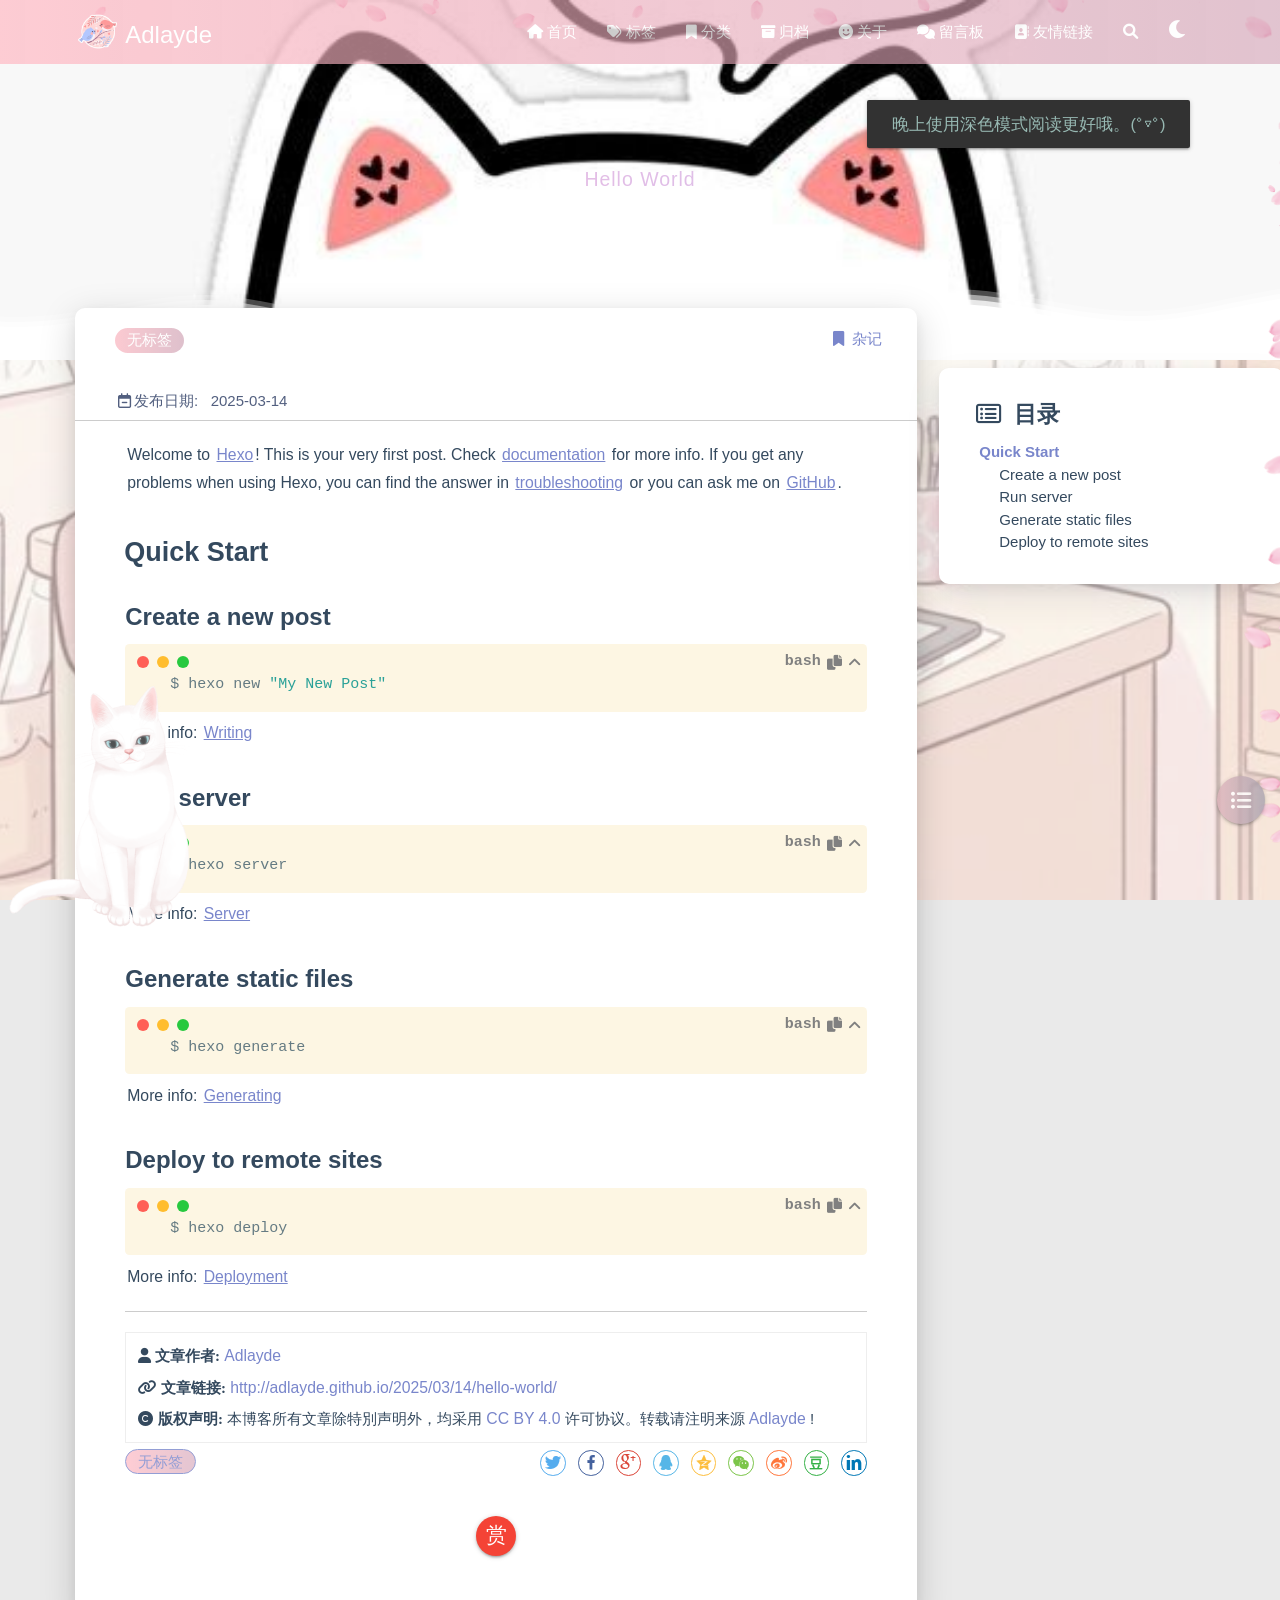
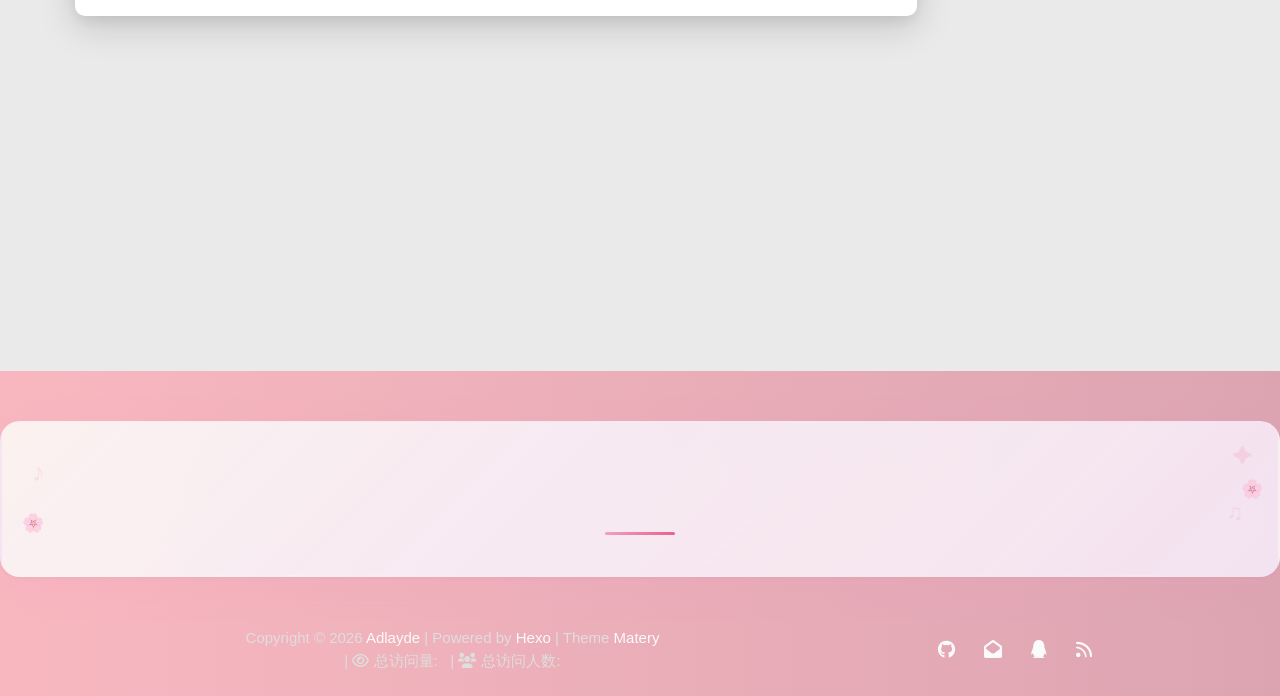
<file: 2025/03/14/hello-world/index.html>
<!DOCTYPE HTML>
<html lang="zh-CN">


<head>
    <meta charset="utf-8">
    <meta name="keywords" content="Hello World, 技术,编程,博客">
    <meta name="description" content="Welcome to Hexo! This is your very first post. Check documentation for more info. If you get any problems when using Hex">
    <meta http-equiv="X-UA-Compatible" content="IE=edge">
    <meta name="viewport" content="width=device-width, initial-scale=1.0, user-scalable=no">
    <meta name="renderer" content="webkit|ie-stand|ie-comp">
    <meta name="mobile-web-app-capable" content="yes">
    <meta name="format-detection" content="telephone=no">
    <meta name="apple-mobile-web-app-capable" content="yes">
    <meta name="apple-mobile-web-app-status-bar-style" content="black-translucent">
    <meta name="referrer" content="no-referrer-when-downgrade">
    <!-- Global site tag (gtag.js) - Google Analytics -->


    <title>Hello World | Adlayde</title>
    <link rel="icon" type="image/png" href="/favicon.png">
    
    <style>
        body{
            background-image: url(/medias/background.jpg);
            background-repeat:no-repeat;
            background-size: 100% 100%;
            background-attachment:fixed;
        }
    </style>



    <!-- bg-cover style     -->



<link rel="stylesheet" type="text/css" href="/libs/awesome/css/all.min.css">
<link rel="stylesheet" type="text/css" href="/libs/materialize/materialize.min.css">
<link rel="stylesheet" type="text/css" href="/libs/aos/aos.css">
<link rel="stylesheet" type="text/css" href="/libs/animate/animate.min.css">
<link rel="stylesheet" type="text/css" href="/libs/lightGallery/css/lightgallery.min.css">
<link rel="stylesheet" type="text/css" href="/css/matery.css">
<link rel="stylesheet" type="text/css" href="/css/my.css">
<link rel="stylesheet" type="text/css" href="/css/dark.css" media="none" onload="if(media!='all')media='all'">




    <link rel="stylesheet" href="/libs/tocbot/tocbot.css">
    <link rel="stylesheet" href="/css/post.css">




    
        <link rel="stylesheet" type="text/css" href="/css/reward.css">
    



    <script src="/libs/jquery/jquery-3.6.0.min.js"></script>

<meta name="generator" content="Hexo 7.3.0">
<style>.github-emoji { position: relative; display: inline-block; width: 1.2em; min-height: 1.2em; overflow: hidden; vertical-align: top; color: transparent; }  .github-emoji > span { position: relative; z-index: 10; }  .github-emoji img, .github-emoji .fancybox { margin: 0 !important; padding: 0 !important; border: none !important; outline: none !important; text-decoration: none !important; user-select: none !important; cursor: auto !important; }  .github-emoji img { height: 1.2em !important; width: 1.2em !important; position: absolute !important; left: 50% !important; top: 50% !important; transform: translate(-50%, -50%) !important; user-select: none !important; cursor: auto !important; } .github-emoji-fallback { color: inherit; } .github-emoji-fallback img { opacity: 0 !important; }</style>
</head>


<body>
    <!-- 页面加载动画遮罩 -->
    <div id="page-loader">
        <img class="loader-gif" src="/medias/loader/loading.svg" alt="Loading">
    </div>

    <header class="navbar-fixed">
    <nav id="headNav" class="bg-color nav-transparent">
        <div id="navContainer" class="nav-wrapper container">
            <div class="brand-logo">
                <a href="/" class="waves-effect waves-light">
                    
                    <img src="/medias/logo.png" class="logo-img" alt="LOGO">
                    
                    <span class="logo-span">Adlayde</span>
                </a>
            </div>
            

<a href="#" data-target="mobile-nav" class="sidenav-trigger button-collapse"><i class="fas fa-bars"></i></a>
<ul class="right nav-menu">
  
  <li class="hide-on-med-and-down nav-item">
    
    <a href="/" class="waves-effect waves-light">
      
      <i class="fas fa-home" style="zoom: 0.6;"></i>
      
      <span>首页</span>
    </a>
    
  </li>
  
  <li class="hide-on-med-and-down nav-item">
    
    <a href="/tags" class="waves-effect waves-light">
      
      <i class="fas fa-tags" style="zoom: 0.6;"></i>
      
      <span>标签</span>
    </a>
    
  </li>
  
  <li class="hide-on-med-and-down nav-item">
    
    <a href="/categories" class="waves-effect waves-light">
      
      <i class="fas fa-bookmark" style="zoom: 0.6;"></i>
      
      <span>分类</span>
    </a>
    
  </li>
  
  <li class="hide-on-med-and-down nav-item">
    
    <a href="/archives" class="waves-effect waves-light">
      
      <i class="fas fa-archive" style="zoom: 0.6;"></i>
      
      <span>归档</span>
    </a>
    
  </li>
  
  <li class="hide-on-med-and-down nav-item">
    
    <a href="/about" class="waves-effect waves-light">
      
      <i class="fa-solid fa-face-smile fa-shake" style="zoom: 0.6;"></i>
      
      <span>关于</span>
    </a>
    
  </li>
  
  <li class="hide-on-med-and-down nav-item">
    
    <a href="/contact" class="waves-effect waves-light">
      
      <i class="fas fa-comments" style="zoom: 0.6;"></i>
      
      <span>留言板</span>
    </a>
    
  </li>
  
  <li class="hide-on-med-and-down nav-item">
    
    <a href="/friends" class="waves-effect waves-light">
      
      <i class="fas fa-address-book" style="zoom: 0.6;"></i>
      
      <span>友情链接</span>
    </a>
    
  </li>
  
  <li>
    <a href="#searchModal" class="modal-trigger waves-effect waves-light">
      <i id="searchIcon" class="fas fa-search" title="搜索" style="zoom: 0.85;"></i>
    </a>
  </li>
  <li>
    <a href="javascript:;" class="waves-effect waves-light" onclick="switchNightMode()" title="深色/浅色模式" >
      <i id="sum-moon-icon" class="fas fa-sun" style="zoom: 0.85;"></i>
    </a>
  </li>
</ul>


<div id="mobile-nav" class="side-nav sidenav">

    <div class="mobile-head bg-color">
        
        <img src="/medias/logo.png" class="logo-img circle responsive-img">
        
        <div class="logo-name">Adlayde</div>
        <div class="logo-desc">
            
            return to freedom
            
        </div>
    </div>

    <ul class="menu-list mobile-menu-list">
        
        <li class="m-nav-item">
	  
		<a href="/" class="waves-effect waves-light">
			
			    <i class="fa-fw fas fa-home"></i>
			
			首页
		</a>
          
        </li>
        
        <li class="m-nav-item">
	  
		<a href="/tags" class="waves-effect waves-light">
			
			    <i class="fa-fw fas fa-tags"></i>
			
			标签
		</a>
          
        </li>
        
        <li class="m-nav-item">
	  
		<a href="/categories" class="waves-effect waves-light">
			
			    <i class="fa-fw fas fa-bookmark"></i>
			
			分类
		</a>
          
        </li>
        
        <li class="m-nav-item">
	  
		<a href="/archives" class="waves-effect waves-light">
			
			    <i class="fa-fw fas fa-archive"></i>
			
			归档
		</a>
          
        </li>
        
        <li class="m-nav-item">
	  
		<a href="/about" class="waves-effect waves-light">
			
			    <i class="fa-fw fa-solid fa-face-smile fa-shake"></i>
			
			关于
		</a>
          
        </li>
        
        <li class="m-nav-item">
	  
		<a href="/contact" class="waves-effect waves-light">
			
			    <i class="fa-fw fas fa-comments"></i>
			
			留言板
		</a>
          
        </li>
        
        <li class="m-nav-item">
	  
		<a href="/friends" class="waves-effect waves-light">
			
			    <i class="fa-fw fas fa-address-book"></i>
			
			友情链接
		</a>
          
        </li>
        
        
        <li><div class="divider"></div></li>
        <li>
            <a href="https://github.com/blinkfox/hexo-theme-matery" class="waves-effect waves-light" target="_blank">
                <i class="fab fa-github-square fa-fw"></i>Fork Me
            </a>
        </li>
        
    </ul>
</div>


        </div>

        
            <style>
    .nav-transparent .github-corner {
        display: none !important;
    }

    .github-corner {
        position: absolute;
        z-index: 10;
        top: 0;
        right: 0;
        border: 0;
        transform: scale(1.1);
    }

    .github-corner svg {
        color: #0f9d58;
        fill: #fff;
        height: 64px;
        width: 64px;
    }

    .github-corner:hover .octo-arm {
        animation: a 0.56s ease-in-out;
    }

    .github-corner .octo-arm {
        animation: none;
    }

    @keyframes a {
        0%,
        to {
            transform: rotate(0);
        }
        20%,
        60% {
            transform: rotate(-25deg);
        }
        40%,
        80% {
            transform: rotate(10deg);
        }
    }
</style>

<a href="https://github.com/blinkfox/hexo-theme-matery" class="github-corner tooltipped hide-on-med-and-down" target="_blank"
   data-tooltip="Fork Me" data-position="left" data-delay="50">
    <svg viewBox="0 0 250 250" aria-hidden="true">
        <path d="M0,0 L115,115 L130,115 L142,142 L250,250 L250,0 Z"></path>
        <path d="M128.3,109.0 C113.8,99.7 119.0,89.6 119.0,89.6 C122.0,82.7 120.5,78.6 120.5,78.6 C119.2,72.0 123.4,76.3 123.4,76.3 C127.3,80.9 125.5,87.3 125.5,87.3 C122.9,97.6 130.6,101.9 134.4,103.2"
              fill="currentColor" style="transform-origin: 130px 106px;" class="octo-arm"></path>
        <path d="M115.0,115.0 C114.9,115.1 118.7,116.5 119.8,115.4 L133.7,101.6 C136.9,99.2 139.9,98.4 142.2,98.6 C133.8,88.0 127.5,74.4 143.8,58.0 C148.5,53.4 154.0,51.2 159.7,51.0 C160.3,49.4 163.2,43.6 171.4,40.1 C171.4,40.1 176.1,42.5 178.8,56.2 C183.1,58.6 187.2,61.8 190.9,65.4 C194.5,69.0 197.7,73.2 200.1,77.6 C213.8,80.2 216.3,84.9 216.3,84.9 C212.7,93.1 206.9,96.0 205.4,96.6 C205.1,102.4 203.0,107.8 198.3,112.5 C181.9,128.9 168.3,122.5 157.7,114.1 C157.9,116.9 156.7,120.9 152.7,124.9 L141.0,136.5 C139.8,137.7 141.6,141.9 141.8,141.8 Z"
              fill="currentColor" class="octo-body"></path>
    </svg>
</a>
        
    </nav>

</header>

    



<div class="bg-cover pd-header post-cover" style="background-image: url('/medias/post/hello_world.jpg')">
    <div class="container" style="right: 0px;left: 0px;">
        <div class="row">
            <div class="col s12 m12 l12">
                <div class="brand">
                    <h1 class="description center-align post-title">Hello World</h1>
                </div>
            </div>
        </div>
    </div>

   
<!-- 底部四层视差波浪：路径大幅加宽(-400~1910)，彻底消除右边缘空缺 -->
<svg class="wave-divider" xmlns="http://www.w3.org/2000/svg" viewBox="0 0 1440 120" preserveAspectRatio="none" shape-rendering="auto">
  <defs>
    <path id="gentle-wave" d="M-400 70c 70 0 140 -24 210 -24 s 140 30 210 30 s 140 -22 210 -22 s 140 28 210 28 s 140 -30 210 -30 s 140 24 210 24 s 140 -28 210 -28 s 140 22 210 22 s 140 -26 210 -26 s 140 30 210 30 s 140 -24 210 -24 v 120 h -2310 Z"></path>
  </defs>
  <g class="parallax">
    <use href="#gentle-wave" x="0" y="0"/>  <!-- 第1层：最上、最透、最快 -->
    <use href="#gentle-wave" x="0" y="5"/>  <!-- 第2层 -->
    <use href="#gentle-wave" x="0" y="10"/> <!-- 第3层 -->
    <use href="#gentle-wave" x="0" y="15"/> <!-- 第4层：最下、纯白、最慢 -->
  </g>
</svg>


</div>




<main class="post-container content">

    
    <div class="row">
    <div id="main-content" class="col s12 m12 l9">
        <!-- 文章内容详情 -->
<div id="artDetail">
    <div class="card">
        <div class="card-content article-info">
            <div class="row tag-cate">
                <div class="col s7">
                    
                          <div class="article-tag">
                            <span class="chip bg-color">无标签</span>
                          </div>
                    
                </div>
                <div class="col s5 right-align">
                    
                    <div class="post-cate">
                        <i class="fas fa-bookmark fa-fw icon-category"></i>
                        
                            <a href="/categories/%E6%9D%82%E8%AE%B0/" class="post-category">
                                杂记
                            </a>
                        
                    </div>
                    
                </div>
            </div>

            <div class="post-info">
                
                <div class="post-date info-break-policy">
                    <i class="far fa-calendar-minus fa-fw"></i>发布日期:&nbsp;&nbsp;
                    2025-03-14
                </div>
                

                

                

                

                
            </div>
        </div>
        <hr class="clearfix">

        
        <!-- 是否加载使用自带的 prismjs. -->
        <link rel="stylesheet" href="/libs/prism/prism.min.css">
        

        

        <div class="card-content article-card-content">
            <div id="articleContent">
                <p>Welcome to <a target="_blank" rel="noopener" href="https://hexo.io/">Hexo</a>! This is your very first post. Check <a target="_blank" rel="noopener" href="https://hexo.io/docs/">documentation</a> for more info. If you get any problems when using Hexo, you can find the answer in <a target="_blank" rel="noopener" href="https://hexo.io/docs/troubleshooting.html">troubleshooting</a> or you can ask me on <a target="_blank" rel="noopener" href="https://github.com/hexojs/hexo/issues">GitHub</a>.</p>
<h2 id="Quick-Start"><a href="#Quick-Start" class="headerlink" title="Quick Start"></a>Quick Start</h2><h3 id="Create-a-new-post"><a href="#Create-a-new-post" class="headerlink" title="Create a new post"></a>Create a new post</h3><pre class="line-numbers language-bash" data-language="bash"><code class="language-bash">$ hexo new <span class="token string">"My New Post"</span><span aria-hidden="true" class="line-numbers-rows"><span></span></span></code></pre>

<p>More info: <a target="_blank" rel="noopener" href="https://hexo.io/docs/writing.html">Writing</a></p>
<h3 id="Run-server"><a href="#Run-server" class="headerlink" title="Run server"></a>Run server</h3><pre class="line-numbers language-bash" data-language="bash"><code class="language-bash">$ hexo server<span aria-hidden="true" class="line-numbers-rows"><span></span></span></code></pre>

<p>More info: <a target="_blank" rel="noopener" href="https://hexo.io/docs/server.html">Server</a></p>
<h3 id="Generate-static-files"><a href="#Generate-static-files" class="headerlink" title="Generate static files"></a>Generate static files</h3><pre class="line-numbers language-bash" data-language="bash"><code class="language-bash">$ hexo generate<span aria-hidden="true" class="line-numbers-rows"><span></span></span></code></pre>

<p>More info: <a target="_blank" rel="noopener" href="https://hexo.io/docs/generating.html">Generating</a></p>
<h3 id="Deploy-to-remote-sites"><a href="#Deploy-to-remote-sites" class="headerlink" title="Deploy to remote sites"></a>Deploy to remote sites</h3><pre class="line-numbers language-bash" data-language="bash"><code class="language-bash">$ hexo deploy<span aria-hidden="true" class="line-numbers-rows"><span></span></span></code></pre>

<p>More info: <a target="_blank" rel="noopener" href="https://hexo.io/docs/one-command-deployment.html">Deployment</a></p>

                
            </div>
            <hr/>

            

    <div class="reprint" id="reprint-statement">
        
            <div class="reprint__author">
                <span class="reprint-meta" style="font-weight: bold;">
                    <i class="fas fa-user">
                        文章作者:
                    </i>
                </span>
                <span class="reprint-info">
                    <a href="/about" rel="external nofollow noreferrer">Adlayde</a>
                </span>
            </div>
            <div class="reprint__type">
                <span class="reprint-meta" style="font-weight: bold;">
                    <i class="fas fa-link">
                        文章链接:
                    </i>
                </span>
                <span class="reprint-info">
                    <a href="http://adlayde.github.io/2025/03/14/hello-world/">http://adlayde.github.io/2025/03/14/hello-world/</a>
                </span>
            </div>
            <div class="reprint__notice">
                <span class="reprint-meta" style="font-weight: bold;">
                    <i class="fas fa-copyright">
                        版权声明:
                    </i>
                </span>
                <span class="reprint-info">
                    本博客所有文章除特別声明外，均采用
                    <a href="https://creativecommons.org/licenses/by/4.0/deed.zh" rel="external nofollow noreferrer" target="_blank">CC BY 4.0</a>
                    许可协议。转载请注明来源
                    <a href="/about" target="_blank">Adlayde</a>
                    !
                </span>
            </div>
        
    </div>

    <script async defer>
      document.addEventListener("copy", function (e) {
        let toastHTML = '<span>复制成功，请遵循本文的转载规则</span><button class="btn-flat toast-action" onclick="navToReprintStatement()" style="font-size: smaller">查看</a>';
        M.toast({html: toastHTML})
      });

      function navToReprintStatement() {
        $("html, body").animate({scrollTop: $("#reprint-statement").offset().top - 80}, 800);
      }
    </script>



            <div class="tag_share" style="display: block;">
                <div class="post-meta__tag-list" style="display: inline-block;">
                    
                        <div class="article-tag">
                            <span class="chip bg-color">无标签</span>
                        </div>
                    
                </div>
                <div class="post_share" style="zoom: 80%; width: fit-content; display: inline-block; float: right; margin: -0.15rem 0;">
                    <link rel="stylesheet" type="text/css" href="/libs/share/css/share.min.css">
<div id="article-share">

    
    <div class="social-share" data-sites="twitter,facebook,google,qq,qzone,wechat,weibo,douban,linkedin" data-wechat-qrcode-helper="<p>微信扫一扫即可分享！</p>"></div>
    <script src="/libs/share/js/social-share.min.js"></script>
    

    

</div>

                </div>
            </div>
            
                <div id="reward">
    <a href="#rewardModal" class="reward-link modal-trigger btn-floating btn-medium waves-effect waves-light red">赏</a>

    <!-- Modal Structure -->
    <div id="rewardModal" class="modal">
        <div class="modal-content">
            <a class="close modal-close"><i class="fas fa-times"></i></a>
            <h4 class="reward-title">Your support is sort of a movement to me.</h4>
            <div class="reward-content">
                <div class="reward-tabs">
                    <ul class="tabs row">
                        <li class="tab col s6 alipay-tab waves-effect waves-light"><a href="#alipay">支付宝</a></li>
                        <li class="tab col s6 wechat-tab waves-effect waves-light"><a href="#wechat">微 信</a></li>
                    </ul>
                    <div id="alipay">
                        <img src="/medias/reward/alipay.jpg" class="reward-img" alt="支付宝打赏二维码">
                    </div>
                    <div id="wechat">
                        <img src="/medias/reward/wechat.png" class="reward-img" alt="微信打赏二维码">
                    </div>
                </div>
            </div>
        </div>
    </div>
</div>

<script>
    $(function () {
        $('.tabs').tabs();
    });
</script>

            
        </div>
    </div>

    

    

    

    

    

    

    

    

    

<article id="prenext-posts" class="prev-next articles">
    <div class="row article-row">
        
        <div class="article col s12 m6" data-aos="fade-up">
            <div class="article-badge left-badge text-color">
                <i class="fas fa-chevron-left"></i>&nbsp;上一篇</div>
            <div class="card">
                <a href="/2025/03/14/first-blog/">
                    <div class="card-image">
                        
                        <img src="/medias/post/first_blog.jpg" class="responsive-img" alt="first blog">
                        
                        <span class="card-title">first blog</span>
                    </div>
                </a>
                <div class="card-content article-content">
                    <div class="summary block-with-text">
                        
                            
                        
                    </div>
                    <div class="publish-info">
                        <span class="publish-date">
                            <i class="far fa-clock fa-fw icon-date"></i>2025-03-14
                        </span>
                        <span class="publish-author">
                            
                            <i class="fas fa-bookmark fa-fw icon-category"></i>
                            
                            <a href="/categories/%E6%9D%82%E8%AE%B0/" class="post-category">
                                    杂记
                                </a>
                            
                            
                        </span>
                    </div>
                </div>
                
            </div>
        </div>
        
        
        <div class="article col s12 m6" data-aos="fade-up">
            <div class="article-badge right-badge text-color">
                本篇&nbsp;<i class="far fa-dot-circle"></i>
            </div>
            <div class="card">
                <a href="/2025/03/14/hello-world/">
                    <div class="card-image">
                        
                        <img src="/medias/post/hello_world.jpg" class="responsive-img" alt="Hello World">
                        
                        <span class="card-title">Hello World</span>
                    </div>
                </a>
                <div class="card-content article-content">
                    <div class="summary block-with-text">
                        
                            
                        
                    </div>
                    <div class="publish-info">
                            <span class="publish-date">
                                <i class="far fa-clock fa-fw icon-date"></i>2025-03-14
                            </span>
                        <span class="publish-author">
                            
                            <i class="fas fa-bookmark fa-fw icon-category"></i>
                            
                            <a href="/categories/%E6%9D%82%E8%AE%B0/" class="post-category">
                                    杂记
                                </a>
                            
                            
                        </span>
                    </div>
                </div>

                
            </div>
        </div>
        
    </div>
</article>

</div>



<!-- 代码块功能依赖 -->
<script type="text/javascript" src="/libs/codeBlock/codeBlockFuction.js"></script>


  <!-- 是否加载使用自带的 prismjs. -->
  <script type="text/javascript" src="/libs/prism/prism.min.js"></script>


<!-- 代码语言 -->

<script type="text/javascript" src="/libs/codeBlock/codeLang.js"></script>


<!-- 代码块复制 -->

<script type="text/javascript" src="/libs/codeBlock/codeCopy.js"></script>


<!-- 代码块收缩 -->

<script type="text/javascript" src="/libs/codeBlock/codeShrink.js"></script>



    </div>
    <div id="toc-aside" class="expanded col l3 hide-on-med-and-down">
        <div class="toc-widget card" style="background-color: white;">
            <div class="toc-title"><i class="far fa-list-alt"></i>&nbsp;&nbsp;目录</div>
            <div id="toc-content"></div>
        </div>
    </div>
</div>

<!-- TOC 悬浮按钮. -->

<div id="floating-toc-btn" class="hide-on-med-and-down">
    <a class="btn-floating btn-large bg-color">
        <i class="fas fa-list-ul"></i>
    </a>
</div>


<script src="/libs/tocbot/tocbot.min.js"></script>
<script>
    $(function () {
        tocbot.init({
            tocSelector: '#toc-content',
            contentSelector: '#articleContent',
            headingsOffset: -($(window).height() * 0.4 - 45),
            collapseDepth: Number('0'),
            headingSelector: 'h2, h3, h4'
        });

        // Set scroll toc fixed.
        let tocHeight = parseInt($(window).height() * 0.4 - 64);
        let $tocWidget = $('.toc-widget');
        $(window).scroll(function () {
            let scroll = $(window).scrollTop();
            /* add post toc fixed. */
            if (scroll > tocHeight) {
                $tocWidget.addClass('toc-fixed');
            } else {
                $tocWidget.removeClass('toc-fixed');
            }
        });

        
        /* 修复文章卡片 div 的宽度. */
        let fixPostCardWidth = function (srcId, targetId) {
            let srcDiv = $('#' + srcId);
            if (srcDiv.length === 0) {
                return;
            }

            let w = srcDiv.width();
            if (w >= 450) {
                w = w + 21;
            } else if (w >= 350 && w < 450) {
                w = w + 18;
            } else if (w >= 300 && w < 350) {
                w = w + 16;
            } else {
                w = w + 14;
            }
            $('#' + targetId).width(w);
        };

        // 切换TOC目录展开收缩的相关操作.
        const expandedClass = 'expanded';
        let $tocAside = $('#toc-aside');
        let $mainContent = $('#main-content');
        $('#floating-toc-btn .btn-floating').click(function () {
            if ($tocAside.hasClass(expandedClass)) {
                $tocAside.removeClass(expandedClass).hide();
                $mainContent.removeClass('l9');
            } else {
                $tocAside.addClass(expandedClass).show();
                $mainContent.addClass('l9');
            }
            fixPostCardWidth('artDetail', 'prenext-posts');
        });
        
    });
</script>
    

</main>




    <footer class="page-footer bg-color">
    
        <link rel="stylesheet" href="/libs/aplayer/APlayer.min.css">
<style>
    .aplayer .aplayer-lrc p {
        
        display: none;
        
        font-size: 12px;
        font-weight: 700;
        line-height: 16px !important;
    }

    .aplayer .aplayer-lrc p.aplayer-lrc-current {
        
        display: none;
        
        font-size: 15px;
        color: #E91E63;
    }

    
    .aplayer.aplayer-fixed.aplayer-narrow .aplayer-body {
        left: -66px !important;
    }

    .aplayer.aplayer-fixed.aplayer-narrow .aplayer-body:hover {
        left: 0px !important;
    }

    
</style>
<div class="">
    <div class="music-card">
        

        <div class="music-deco">
            <span class="music-star s1">✦</span>
            <span class="music-petal p1">🌸</span>
            <span class="music-petal p2">🌸</span>
            <span class="music-note n1">♪</span>
            <span class="music-note n2">♫</span>
        </div>

        <div class="music-content">
            <div class="row">
                <div class="col l8 offset-l2 m10 offset-m1 s12">
                    <meting-js
                        server="netease"
                        type="playlist"
                        id="503838841"
                        fixed='true'
                        autoplay='false'
                        theme='#E91E63'
                        loop='all'
                        order='random'
                        preload='auto'
                        volume='0.7'
                        list-folded='true'
                    >
                    </meting-js>
                </div>
            </div>
        </div>

        <div class="music-line"></div>
    </div>
</div>

<script src="/libs/aplayer/APlayer.min.js"></script>
<script src="/libs/aplayer/Meting.min.js"></script>

    

    <div class="container row center-align"
         style="margin-bottom: 0px !important;">
        <div class="col s12 m8 l8 copy-right">
            Copyright&nbsp;&copy;
            
                <span id="year">2026</span>
            
            <a href="/about" target="_blank">Adlayde</a>
            |&nbsp;Powered by&nbsp;<a href="https://hexo.io/" target="_blank">Hexo</a>
            |&nbsp;Theme&nbsp;<a href="https://github.com/blinkfox/hexo-theme-matery" target="_blank">Matery</a>
            
            <br>
            
            
            
                
            
            
                <span id="busuanzi_container_site_pv">
                &nbsp;|&nbsp;<i class="far fa-eye"></i>&nbsp;总访问量:&nbsp;
                    <span id="busuanzi_value_site_pv" class="white-color"></span>
            </span>
            
            
                <span id="busuanzi_container_site_uv">
                &nbsp;|&nbsp;<i class="fas fa-users"></i>&nbsp;总访问人数:&nbsp;
                    <span id="busuanzi_value_site_uv" class="white-color"></span>
            </span>
            
            <br>

            <!-- 运行天数提醒. -->
            
            <br>
            
        </div>
        <div class="col s12 m4 l4 social-link social-statis">
    <a href="https://github.com/adlayde" class="tooltipped" target="_blank" data-tooltip="访问我的GitHub" data-position="top" data-delay="50">
        <i class="fab fa-github"></i>
    </a>



    <a href="mailto:estaraadlayde@gmail.com" class="tooltipped" target="_blank" data-tooltip="邮件联系我" data-position="top" data-delay="50">
        <i class="fas fa-envelope-open"></i>
    </a>







    <a href="tencent://AddContact/?fromId=50&fromSubId=1&subcmd=all&uin=258192961" class="tooltipped" target="_blank" data-tooltip="QQ联系我: 258192961" data-position="top" data-delay="50">
        <i class="fab fa-qq"></i>
    </a>







    <a href="/atom.xml" class="tooltipped" target="_blank" data-tooltip="RSS 订阅" data-position="top" data-delay="50">
        <i class="fas fa-rss"></i>
    </a>

</div>
    </div>
</footer>

<div class="progress-bar"></div>


    <!-- 搜索遮罩框 -->
<div id="searchModal" class="modal">
    <div class="modal-content">
        <div class="search-header">
            <span class="title"><i class="fas fa-search"></i>&nbsp;&nbsp;搜索</span>
            <input type="search" id="searchInput" name="s" placeholder="请输入搜索的关键字"
                   class="search-input">
        </div>
        <div id="searchResult"></div>
    </div>
</div>

<script type="text/javascript">
$(function () {
    var searchFunc = function (path, search_id, content_id) {
        'use strict';
        $.ajax({
            url: path,
            dataType: "xml",
            success: function (xmlResponse) {
                // get the contents from search data
                var datas = $("entry", xmlResponse).map(function () {
                    return {
                        title: $("title", this).text(),
                        content: $("content", this).text(),
                        url: $("url", this).text()
                    };
                }).get();
                var $input = document.getElementById(search_id);
                var $resultContent = document.getElementById(content_id);
                $input.addEventListener('input', function () {
                    var str = '<ul class=\"search-result-list\">';
                    var keywords = this.value.trim().toLowerCase().split(/[\s\-]+/);
                    $resultContent.innerHTML = "";
                    if (this.value.trim().length <= 0) {
                        return;
                    }
                    // perform local searching
                    datas.forEach(function (data) {
                        var isMatch = true;
                        var data_title = data.title.trim().toLowerCase();
                        var data_content = data.content.trim().replace(/<[^>]+>/g, "").toLowerCase();
                        var data_url = data.url;
                        data_url = data_url.indexOf('/') === 0 ? data.url : '/' + data_url;
                        var index_title = -1;
                        var index_content = -1;
                        var first_occur = -1;
                        // only match artiles with not empty titles and contents
                        if (data_title !== '' && data_content !== '') {
                            keywords.forEach(function (keyword, i) {
                                index_title = data_title.indexOf(keyword);
                                index_content = data_content.indexOf(keyword);
                                if (index_title < 0 && index_content < 0) {
                                    isMatch = false;
                                } else {
                                    if (index_content < 0) {
                                        index_content = 0;
                                    }
                                    if (i === 0) {
                                        first_occur = index_content;
                                    }
                                }
                            });
                        }
                        // show search results
                        if (isMatch) {
                            str += "<li><a href='" + data_url + "' class='search-result-title'>" + data_title + "</a>";
                            var content = data.content.trim().replace(/<[^>]+>/g, "");
                            if (first_occur >= 0) {
                                // cut out 100 characters
                                var start = first_occur - 20;
                                var end = first_occur + 80;
                                if (start < 0) {
                                    start = 0;
                                }
                                if (start === 0) {
                                    end = 100;
                                }
                                if (end > content.length) {
                                    end = content.length;
                                }
                                var match_content = content.substr(start, end);
                                // highlight all keywords
                                keywords.forEach(function (keyword) {
                                    var regS = new RegExp(keyword, "gi");
                                    match_content = match_content.replace(regS, "<em class=\"search-keyword\">" + keyword + "</em>");
                                });

                                str += "<p class=\"search-result\">" + match_content + "...</p>"
                            }
                            str += "</li>";
                        }
                    });
                    str += "</ul>";
                    $resultContent.innerHTML = str;
                });
            }
        });
    };

    searchFunc('/search.xml', 'searchInput', 'searchResult');
});
</script>

    <!-- 白天和黑夜主题 -->
<div class="stars-con">
    <div id="stars"></div>
    <div id="stars2"></div>
    <div id="stars3"></div>  
</div>

<script>
    function switchNightMode() {
        $('<div class="Cuteen_DarkSky"><div class="Cuteen_DarkPlanet"></div></div>').appendTo($('body')),
        setTimeout(function () {
            $('body').hasClass('DarkMode') 
            ? ($('body').removeClass('DarkMode'), localStorage.setItem('isDark', '0'), $('#sum-moon-icon').removeClass("fa-sun").addClass('fa-moon')) 
            : ($('body').addClass('DarkMode'), localStorage.setItem('isDark', '1'), $('#sum-moon-icon').addClass("fa-sun").removeClass('fa-moon')),
            
            setTimeout(function () {
            $('.Cuteen_DarkSky').fadeOut(1e3, function () {
                $(this).remove()
            })
            }, 2e3)
        })
    }
</script>

    <!-- 回到顶部按钮 -->
<div id="backTop" class="top-scroll">
    <a class="btn-floating btn-large waves-effect waves-light" href="#!">
        <i class="fas fa-arrow-up"></i>
    </a>
</div>


    <script src="/libs/materialize/materialize.min.js"></script>
    <script src="/libs/masonry/masonry.pkgd.min.js"></script>
    <script src="/libs/aos/aos.js"></script>
    <script src="/libs/scrollprogress/scrollProgress.min.js"></script>
    <script src="/libs/lightGallery/js/lightgallery-all.min.js"></script>
    <script src="/js/matery.js"></script>

    

    
    
    
        <script type="text/javascript">
            var windowWidth = $(window).width();
            if (windowWidth > 768) {
                document.write('<script type="text/javascript" src="/libs/others/sakura.js"><\/script>');
            }
        </script>
    

    <!-- 雪花特效 -->
    

    <!-- 鼠标星星特效 -->
    

     
        <script src="https://ssl.captcha.qq.com/TCaptcha.js"></script>
        <script src="/libs/others/TencentCaptcha.js"></script>
        <button id="TencentCaptcha" data-appid="xxxxxxxxxx" data-cbfn="callback" type="button" hidden></button>
    

    <!-- Baidu Analytics -->

    <!-- Baidu Push -->

<script>
    (function () {
        var bp = document.createElement('script');
        var curProtocol = window.location.protocol.split(':')[0];
        if (curProtocol === 'https') {
            bp.src = 'https://zz.bdstatic.com/linksubmit/push.js';
        } else {
            bp.src = 'http://push.zhanzhang.baidu.com/push.js';
        }
        var s = document.getElementsByTagName("script")[0];
        s.parentNode.insertBefore(bp, s);
    })();
</script>

    
    <script src="/libs/others/clicklove.js" async="async"></script>
    
    
    <script async src="/libs/others/busuanzi.pure.mini.js"></script>
    

    

    

    <!--腾讯兔小巢-->
    
    
    

    

    
    <script src="/libs/instantpage/instantpage.js" type="module"></script>
    

    <!-- 页面加载动画控制脚本 -->
    <script>
        (function() {
            var loader = document.getElementById('page-loader');
            
            window.addEventListener('load', function() {
                setTimeout(function() {
                    if (loader) {
                        loader.classList.add('loader-hidden');
                        setTimeout(function() {
                            if (loader.parentNode) {
                                loader.parentNode.removeChild(loader);
                            }
                        }, 500);
                    }
                }, 300);
            });

            setTimeout(function() {
                if (loader && !loader.classList.contains('loader-hidden')) {
                    loader.classList.add('loader-hidden');
                    setTimeout(function() {
                        if (loader.parentNode) {
                            loader.parentNode.removeChild(loader);
                        }
                    }, 500);
                }
            }, 5000);
        })();
    </script>

<script src="/live2dw/lib/L2Dwidget.min.js?094cbace49a39548bed64abff5988b05"></script><script>L2Dwidget.init({"pluginModelPath":"assets/","model":{"jsonPath":"/live2dw/assets/tororo.model.json"},"display":{"position":"left","width":265,"height":500,"hOffset":0,"vOffset":-150},"mobile":{"show":false},"react":{"opacity":1},"log":false,"pluginJsPath":"lib/","pluginRootPath":"live2dw/","tagMode":false});</script></body>
</html>
</file>
<file: css/indexcover.css>
.carousel-control {
    width: 45px;
    height: 45px;
    line-height: 55px;
    border-radius: 45px;
    background: transparent;
    cursor: pointer;
    z-index: 100;
    display: flex;
    justify-content: center;
    align-items: center;
}

#prev-cover {
    position: absolute;
    top: 48%;
    left: 8px;
}

#next-cover {
    position: absolute;
    top: 48%;
    right: 8px;;
}

#prev-cover i {
    margin-right: 3px;
}

#next-cover i {
    margin-left: 3px;
}

.carousel-control:hover {
    background-color: rgba(0, 0, 0, .4);
}

.carousel-control i {
    color: #fff;
    font-size: 2.4rem;
}
</file>
<file: css/matery.css>
/*全局基础样式*/
/*小屏幕下(手机类)的样式*/
@media only screen and (max-width: 601px) {
    .container {
        width: 95%;
    }
}

/*中等屏幕下(平板类)的样式*/
@media only screen and (min-width: 600px) and (max-width: 992px) {
    .container {
        width: 90%;
    }
}

/*大屏幕下(桌面类)的样式*/
@media only screen and (min-width: 993px) {
    .container {
        width: 90%;
        max-width: 1125px;
    }

    .head-container {
        position: absolute;
        padding: 0 30px;
        width: 100%;
    }

    .post-container {
        width: 90%;
        margin: 0 auto;
        max-width: 1250px;
    }
}

body {
    background-color: #eaeaea;
    margin: 0;
    color: #34495e;
    overflow-x: hidden;
    overflow-y: auto;
}

h1 {
    margin: 48px 0 22px -5px;
    font-size: 2.0rem;
    font-weight: bold;
    line-height: 2.0rem;
}

h2 {
    margin: 42px 0 18px -5px;
    font-size: 1.8rem;
    font-weight: bold;
    line-height: 1.8rem;
}

h3 {
    margin: 38px 0 15px -4px;
    font-size: 1.6rem;
    font-weight: bold;
    line-height: 1.7rem;
}

h4 {
    margin: 32px 0 12px -4px;
    font-size: 1.45rem;
    font-weight: bold;
    line-height: 1.45rem;
}

h5 {
    margin: 28px 0 8px -4px;
    font-size: 1.2rem;
    font-weight: bold;
    line-height: 1.2rem;
}

h6 {
    margin: 22px 0 4px -4px;
    font-size: 1.1rem;
    line-height: 1.1rem;
}

p {
    font-size: 1rem;
    line-height: 1.5rem;
}

hr {
    margin: 20px 0;
    border: 0;
    border-top: 1px solid #ccc;
}

blockquote {
    border-left: 5px solid #42b983;
    padding: 1rem 0.8rem 0.2rem 0.8rem;
    color: #666;
    background-color: rgba(66, 185, 131, .1);
}

pre {
    padding: 2rem 1rem 1rem 3rem !important;
    border-radius: 0.35rem;
    tab-size: 4;
}

.code-area::after {
    content: " ";
    position: absolute;
    border-radius: 50%;
    background: #ff5f56;
    width: 12px;
    height: 12px;
    top: 0;
    left: 12px;
    margin-top: 12px;
    -webkit-box-shadow: 20px 0 #ffbd2e, 40px 0 #27c93f;
    box-shadow: 20px 0 #ffbd2e, 40px 0 #27c93f;
}

code {
    padding: 1px 5px;
    top: 13px !important;
    font-family: Inconsolata, Monaco, Consolas, 'Courier New', Courier, monospace;
    font-size: 0.91rem;
    color: #e96900;
    background-color: #f8f8f8;
    border-radius: 2px;
}

.code_copy {
    position: absolute;
    top: 0.7rem;
    right: 25px;
    z-index: 1;
    filter: invert(50%);
    cursor: pointer;
}

.codecopy_notice {
    position: absolute;
    top: 0.7rem;
    right: 6px;
    z-index: 1;
    filter: invert(50%);
    opacity: 0;
}

.code_lang {
    position: absolute;
    top: 1.2rem;
    right: 46px;
    line-height: 0;
    font-weight: bold;
    font-family: Consolas, Monaco, 'Andale Mono', 'Ubuntu Mono', monospace;
    z-index: 1;
    filter: invert(50%);
    cursor: pointer;
}

.code-expand {
    position: absolute;
    top: 4px;
    right: 0;
    filter: invert(50%);
    padding: 7px;
    z-index: 999 !important;
    cursor: pointer;
    transition: all .3s;
    transform: rotate(0deg);
}

.code-closed .code-expand {
    transform: rotate(-180deg) !important;
    transition: all .3s;
}

.code-closed pre::before {
    height: 0;
}

pre code {
    padding: 0;
    color: #e8eaf6;
    background-color: #272822;
}

/* 键盘 kbd 标签样式 */
kbd {
    margin: 0 3px;
    padding: 3px 5px;
    border-radius: 3px;
    border: 1px solid #b4b4b4;
    box-shadow: 0 1px 3px rgba(0, 0, 0, 0.25), 0 2px 1px 0 rgba(255, 255, 255, 0.6) inset;
    font-family: Consolas, Monaco, 'Andale Mono', 'Ubuntu Mono', monospace;
    font-size: 0.9rem;
    font-weight: 600;
    background-color: #f8f8f8;
    color: #34495e;
    line-height: 1.8rem;
    white-space: nowrap;
}

b,
strong {
    font-weight: bold;
}

dfn {
    font-style: italic;
}

small {
    font-size: 85%;
}

cite {
    font-style: normal;
}

mark {
    background-color: #fcf8e3;
    padding: .2em;
}

.card {
    border-radius: 10px;
    box-shadow: 0 15px 35px rgba(50, 50, 93, .1), 0 5px 15px rgba(0, 0, 0, .07) !important;
}

.card .card-image img {
    border-radius: 8px 8px 0 0;
    /* 修改文章列表图片填充样式为 cover 以覆盖整个区域而不会被缩放 */
    object-fit: cover;
}

.container .row {
    margin-bottom: 0;
}

.bg-color {
    background-image: linear-gradient(to right, #4cbf30 0%, #0f9d58 100%);
}

.text-color {
    color: #0f9d58 !important;
}

.white-color {
    color: #fff;
}

.progress-bar {
    height: 4px;
    position: fixed;
    bottom: 0;
    z-index: 300;
    background: linear-gradient(to right, #4cbf30 0%, #0f9d58 100%);
    opacity: 0.8;
}

.sidenav-overlay {
    z-index: 500;
}

.pd-header {
    margin-top: -64px;
}

header .side-nav {
    width: 240px;
    z-index: 999;
    box-shadow: 0 2px 5px 0 rgba(0, 0, 0, 0.16), 0 7px 10px 0 rgba(0, 0, 0, 0.12);
}

nav {
    box-shadow: 0 2px 5px 0 rgba(0, 0, 0, 0.16), 0 7px 10px 0 rgba(0, 0, 0, 0.12);
}

header .nav-transparent {
    background-color: transparent !important;
    background-image: none;
    box-shadow: none;
}

header nav .brand-span {
    font-size: 1.45rem;
}

header .brand-logo .logo-img {
    height: 45px;
    vertical-align: middle;
    padding-bottom: 6px;
}

header .brand-logo .logo-span {
    font-size: 1.6rem;
}

/*修改顶部 logo 的文字垂直对齐为 top，避免默认 middle 看起来偏下*/
header .brand-logo .waves-effect {
    vertical-align: top;
}

header .button-collapse i {
    font-size: 1.5rem;
}

header .side-nav .mobile-head {
    padding: 0 15px;
}

header .side-nav .mobile-head img {
    margin-top: 30px;
    width: 75px;
    height: 75px;
}

header .side-nav .mobile-head .logo-name {
    margin-top: -30px;
    padding-left: 10px;
    font-size: 1.5rem;
}

header .side-nav .mobile-head .logo-desc {
    margin-top: -10px;
    padding-left: 10px;
    padding-bottom: 10px;
    font-size: 0.8rem;
    line-height: 1.3rem;
    color: #e3e3e3;
}

header .side-nav .menu-list li {
    padding: 0;
    margin-left: -15px;
}

header .side-nav .menu-list a {
    height: 50px;
    line-height: 50px;
    color: #34495e !important;
}

.mobile-menu-list a i {
    margin-left: 8px !important;
    font-size: 1.16rem;
    color: #34495e !important;
}

header .side-nav .fa-fw {
    width: 3.3rem;
    text-align: left;
}

header .side-nav .social-link {
    position: absolute;
    bottom: 45px;
    padding-left: 15px;
}

.social-link a {
    font-size: 1.2rem;
    display: inline;
    padding: 0 12px;
}

.cover-btns {
    position: relative;
    top: 10vh;
    text-align: center;
}

.cover-btns a {
    margin: 10px 15px;
    padding: 0 35px;
    height: 45px;
    line-height: 45px;
    font-size: 1rem;
    color: #fff;
    border: 1px solid #fff;
    background-color: transparent;
    border-radius: 30px;
    box-shadow: none;
}

.cover-btns a:hover {
    border: 1px solid #f44336;
    background-color: #f44336;
    box-shadow: 0 14px 26px -12px rgba(233, 30, 99, 0.42),
    0 4px 23px 0 rgba(0, 0, 0, 0.12),
    0 8px 10px -5px rgba(233, 30, 99, 0.2);
}

.cover-btns a i {
    font-size: 1.1rem;
    padding-right: 5px;
}

.scroll-down {
    background: #333;
    margin: 100px auto;
    -webkit-animation: scroll-down 1.5s infinite;
    -moz-animation: scroll-down 1.5s infinite;
    -o-animation: scroll-down 1.5s infinite;
    animation: scroll-down 1.5s infinite;
}

@-moz-keyframes scroll-down {
    0% {
        opacity: 0.4;
        -ms-filter: "progid:DXImageTransform.Microsoft.Alpha(Opacity=40)";
        filter: alpha(opacity=40);
        top: 0;
    }

    50% {
        opacity: 1;
        -ms-filter: none;
        filter: none;
        top: -16px;
    }

    100% {
        opacity: 0.4;
        -ms-filter: "progid:DXImageTransform.Microsoft.Alpha(Opacity=40)";
        filter: alpha(opacity=40);
        top: 0;
    }
}

@-webkit-keyframes scroll-down {
    0% {
        opacity: 0.4;
        -ms-filter: "progid:DXImageTransform.Microsoft.Alpha(Opacity=40)";
        filter: alpha(opacity=40);
        top: 0;
    }

    50% {
        opacity: 1;
        -ms-filter: none;
        filter: none;
        top: -16px;
    }

    100% {
        opacity: 0.4;
        -ms-filter: "progid:DXImageTransform.Microsoft.Alpha(Opacity=40)";
        filter: alpha(opacity=40);
        top: 0;
    }
}

@-o-keyframes scroll-down {
    0% {
        opacity: 0.4;
        -ms-filter: "progid:DXImageTransform.Microsoft.Alpha(Opacity=40)";
        filter: alpha(opacity=40);
        top: 0;
    }

    50% {
        opacity: 1;
        -ms-filter: none;
        filter: none;
        top: -16px;
    }

    100% {
        opacity: 0.4;
        -ms-filter: "progid:DXImageTransform.Microsoft.Alpha(Opacity=40)";
        filter: alpha(opacity=40);
        top: 0;
    }
}

@keyframes scroll-down {
    0% {
        opacity: 0.4;
        -ms-filter: "progid:DXImageTransform.Microsoft.Alpha(Opacity=40)";
        filter: alpha(opacity=40);
        top: 0;
    }

    50% {
        opacity: 1;
        -ms-filter: none;
        filter: none;
        top: -16px;
    }

    100% {
        opacity: 0.4;
        -ms-filter: "progid:DXImageTransform.Microsoft.Alpha(Opacity=40)";
        filter: alpha(opacity=40);
        top: 0;
    }
}

.cover-social-link {
    position: relative;
    top: 23vh;
    width: 100%;
    text-align: center;
}

.cover-social-link a {
    padding: 0 15px;
    font-size: 1.35rem;
    color: #fff;
}

header .go-back {
    float: left;
    position: relative;
    padding-left: 5px;
    padding-right: 5px;
    z-index: 1;
    height: 56px;
}

header .go-back i {
    font-size: 1.6rem;
    font-weight: 200;
    line-height: 56px;
}

/* 背景图效果. */
.bg-cover {
    position: relative;
    display: flex;
    align-items: center;
    height: 60vh;
    padding: 0;
    border: 0;
    overflow: hidden;
    background-position: center center;
    background-size: cover;
    transform: translate3d(0px, 0px, 0px);
}

.index-cover {
    height: 100vh;
}

.post-cover {
    height: 40vh !important;
}

.bg-cover:after {
    -webkit-animation: rainbow 60s infinite;
    animation: rainbow 60s infinite;
}

.bg-cover:before,
.bg-cover:after {
    position: absolute;
    z-index: 1;
    width: 100%;
    height: 100%;
    display: block;
    left: 0;
    top: 0;
    content: "";
}

.bg-cover .container {
    position: relative;
    color: #fff;
    z-index: 2;
}

.bg-cover .title {
    font-size: 4rem;
    line-height: 1.2em;
    margin-bottom: 20px;
    position: relative;
}

.bg-cover .description {
    font-weight: 300;
    font-size: 1.25rem;
    line-height: 1.4em;
    color: #eee;
}

.bg-cover .post-title {
    margin: 0 auto;
    font-size: 2.5rem;
    font-weight: 400;
}

@-webkit-keyframes rainbow {

    0%,
    100% {
        background: rgba(156, 39, 176, 0.75);
        background: linear-gradient(45deg, rgba(156, 39, 176, 0.75) 0%, rgba(156, 39, 176, 0.65) 100%);
        background: -moz-linear-gradient(135deg, rgba(156, 39, 176, 0.75) 0%, rgba(156, 39, 176, 0.65) 100%);
        background: -webkit-linear-gradient(135deg, rgba(156, 39, 176, 0.75) 0%, rgba(156, 39, 176, 0.65) 100%);
    }

    16% {
        background: rgba(132, 13, 121, 0.75);
        background: linear-gradient(45deg, rgba(132, 13, 121, 0.75) 0%, rgba(132, 13, 121, 0.65) 100%);
        background: -moz-linear-gradient(135deg, rgba(132, 13, 121, 0.75) 0%, rgba(132, 13, 121, 0.65) 100%);
        background: -webkit-linear-gradient(135deg, rgba(132, 13, 121, 0.75) 0%, rgba(132, 13, 121, 0.65) 100%);
    }

    32% {
        background: rgba(239, 83, 80, 0.75);
        background: linear-gradient(45deg, rgba(239, 83, 80, 0.75) 0%, rgba(239, 83, 80, 0.65) 100%);
        background: -moz-linear-gradient(135deg, rgba(239, 83, 80, 0.75) 0%, rgba(239, 83, 80, 0.65) 100%);
        background: -webkit-linear-gradient(135deg, rgba(239, 83, 80, 0.75) 0%, rgba(239, 83, 80, 0.65) 100%);
    }

    48% {
        background: rgba(255, 87, 34, 0.75);
        background: linear-gradient(45deg, rgba(255, 87, 34, 0.75) 0%, rgba(255, 87, 34, 0.65) 100%);
        background: -moz-linear-gradient(135deg, rgba(255, 87, 34, 0.75) 0%, rgba(255, 87, 34, 0.65) 100%);
        background: -webkit-linear-gradient(135deg, rgba(255, 87, 34, 0.75) 0%, rgba(255, 87, 34, 0.65) 100%);
    }

    64% {
        background: rgba(255, 160, 0, 0.75);
        background: linear-gradient(45deg, rgba(255, 160, 0, 0.75) 0%, rgba(255, 160, 0, 0.65) 100%);
        background: -moz-linear-gradient(135deg, rgba(255, 160, 0, 0.75) 0%, rgba(255, 112, 66, 0.65) 100%);
        background: -webkit-linear-gradient(135deg, rgba(255, 160, 0, 0.75) 0%, rgba(255, 160, 0, 0.65) 100%);
    }

    80% {
        background: rgba(233, 30, 99, 0.75);
        background: linear-gradient(45deg, rgba(233, 30, 99, 0.75) 0%, rgba(233, 30, 99, 0.65) 100%);
        background: -moz-linear-gradient(135deg, rgba(233, 30, 99, 0.75) 0%, rgba(233, 30, 99, 0.65) 100%);
        background: -webkit-linear-gradient(135deg, rgba(2233, 30, 99, 0.75) 0%, rgba(233, 30, 99, 0.65) 100%);
    }
}

@keyframes rainbow {

    0%,
    100% {
        background: rgba(156, 39, 176, 0.75);
        background: linear-gradient(45deg, rgba(156, 39, 176, 0.75) 0%, rgba(156, 39, 176, 0.65) 100%);
        background: -moz-linear-gradient(135deg, rgba(156, 39, 176, 0.75) 0%, rgba(156, 39, 176, 0.65) 100%);
        background: -webkit-linear-gradient(135deg, rgba(156, 39, 176, 0.75) 0%, rgba(156, 39, 176, 0.65) 100%);
    }

    16% {
        background: rgba(132, 13, 121, 0.75);
        background: linear-gradient(45deg, rgba(132, 13, 121, 0.75) 0%, rgba(132, 13, 121, 0.65) 100%);
        background: -moz-linear-gradient(135deg, rgba(132, 13, 121, 0.75) 0%, rgba(132, 13, 121, 0.65) 100%);
        background: -webkit-linear-gradient(135deg, rgba(132, 13, 121, 0.75) 0%, rgba(132, 13, 121, 0.65) 100%);
    }

    32% {
        background: rgba(239, 83, 80, 0.75);
        background: linear-gradient(45deg, rgba(239, 83, 80, 0.75) 0%, rgba(239, 83, 80, 0.65) 100%);
        background: -moz-linear-gradient(135deg, rgba(239, 83, 80, 0.75) 0%, rgba(239, 83, 80, 0.65) 100%);
        background: -webkit-linear-gradient(135deg, rgba(239, 83, 80, 0.75) 0%, rgba(239, 83, 80, 0.65) 100%);
    }

    48% {
        background: rgba(255, 87, 34, 0.75);
        background: linear-gradient(45deg, rgba(255, 87, 34, 0.75) 0%, rgba(255, 87, 34, 0.65) 100%);
        background: -moz-linear-gradient(135deg, rgba(255, 87, 34, 0.75) 0%, rgba(255, 87, 34, 0.65) 100%);
        background: -webkit-linear-gradient(135deg, rgba(255, 87, 34, 0.75) 0%, rgba(255, 87, 34, 0.65) 100%);
    }

    64% {
        background: rgba(255, 160, 0, 0.75);
        background: linear-gradient(45deg, rgba(255, 160, 0, 0.75) 0%, rgba(255, 160, 0, 0.65) 100%);
        background: -moz-linear-gradient(135deg, rgba(255, 160, 0, 0.75) 0%, rgba(255, 112, 66, 0.65) 100%);
        background: -webkit-linear-gradient(135deg, rgba(255, 160, 0, 0.75) 0%, rgba(255, 160, 0, 0.65) 100%);
    }

    80% {
        background: rgba(233, 30, 99, 0.75);
        background: linear-gradient(45deg, rgba(233, 30, 99, 0.75) 0%, rgba(233, 30, 99, 0.65) 100%);
        background: -moz-linear-gradient(135deg, rgba(233, 30, 99, 0.75) 0%, rgba(233, 30, 99, 0.65) 100%);
        background: -webkit-linear-gradient(135deg, rgba(2233, 30, 99, 0.75) 0%, rgba(233, 30, 99, 0.65) 100%);
    }
}

.index-card {
    margin-top: -10px;
    padding-top: 20px;
}

.carousel-post .title {
    font-size: 2.6rem;
}

.dream {
    margin-top: 20px;
    margin-bottom: 40px;
}

.dream .title,
.music-player .title,
.video-player .title {
    margin-bottom: 20px;
    font-size: 2rem;
    font-weight: 700;
}

.dream .text {
    opacity: .6;
    font-size: 1.1rem;
}

.music-player,
.video-player {
    margin-top: 10px;
    margin-bottom: 50px;
}

.music,
.dplayer-video {
    box-shadow: 0 5px 20px 0 rgba(0, 0, 0, .2), 0 10px 20px -12px rgba(0, 0, 0, .5) !important;
}

#recommend-sections {
    margin-top: -30px;
    padding-top: 30px;
}

.index-card .card .card-content {
    padding: 20px 40px;
}

@media only screen and (min-width: 1418px) {
    .recommend {
        margin-top: 20px;
        padding: 0 0.75rem;
    }
}

@media only screen and (max-width: 601px) {
    .index-card .card .card-content {
        padding: 10px 10px;
    }
}

/*中等屏幕下(平板类)的样式*/
@media only screen and (min-width: 600px) and (max-width: 992px) {
    .index-card .card .card-content {
        padding: 20px 20px;
    }
}

.recommend .row .col {
    padding: 0 1.25rem;
}

.recommend .title {
    margin-top: 25px;
    margin-bottom: 25px;
    text-align: center;
    font-size: 1.8rem;
    font-weight: 700;
    line-height: 1.8rem;
}

.recommend .post-card:before {
    position: absolute;
    z-index: 0;
    width: 100%;
    height: 100%;
    display: block;
    left: 0;
    top: 0;
    content: "";
    background-color: rgba(0, 0, 0, .3);
    border-radius: 10px;
}

.recommend .post-card {
    position: relative;
    width: 100%;
    height: 300px;
    max-height: 300px;
    margin-bottom: 15px;
    margin-top: 15px;
    text-align: center;
    border: 0;
    border-radius: 10px;
    color: rgba(0, 0, 0, .87);
    background: #fff 50%;
    background-size: cover;
    box-shadow: 0 15px 35px rgba(50, 50, 93, .1), 0 5px 15px rgba(0, 0, 0, .07);
}

.recommend .post-card .post-body {
    position: relative;
    margin: 0 auto;
    padding: 1.8rem 1.25rem;
    z-index: 2;
}

.recommend .post-card .post-categories {
    margin: 10px auto;
}

.recommend .post-card .post-categories .category {
    padding: 0 8px;
    color: hsla(0, 0%, 100%, .7) !important;
    font-size: .75rem;
    font-weight: 500;
}

.recommend .post-card a {
    color: #fff;
}

.recommend .post-card .post-title {
    height: 48px;
    margin-top: 10px;
    margin-bottom: 5px;
}

.recommend .post-card .post-description {
    margin: 20px auto;
    max-width: 500px;
    height: 65px;
    max-height: 65px;
    font-size: 14px;
    color: hsla(0, 0%, 100%, .78) !important;
}

.recommend .post-card .read-more {
    height: 40px;
    margin: .6rem 1px;
    font-size: 0.9rem;
    font-weight: 400;
    line-height: 40px;
    color: #fff;
    border-radius: 30px;
    box-shadow: 0 2px 2px 0 rgba(244, 67, 54, .14), 0 3px 1px -2px rgba(244, 67, 54, .2), 0 1px 5px 0 rgba(244, 67, 54, .12);
}

.recommend .post-card .read-more .icon {
    font-size: 1.05rem;
    padding-right: 10px;
}

.archive-calendar {
    margin-top: -60px;
    max-width: 820px;
}

#post-calendar {
    width: 100%;
    height: 225px;
}

.settings-content {
    margin-top: -10px;
}

/*文章列表卡片各样式*/
#articles {
    margin-top: 10px;
    margin-bottom: 10px;
}

article a {
    margin-right: 0 !important;
    color: #525f7f;
    text-transform: none !important;
}

article a:hover {
    font-weight: bold;
    color: #42b983;
    text-decoration: underline;
}

.articles .row {
    margin-left: 0;
    margin-right: 0;
}

article .card {
    border-radius: 8px;
    overflow: hidden;
}

article .card-image {
    background-color: #222;
    border-radius: 8px;
}

article .card-image img {
    height: 220px;
    border-radius: 0.3rem;
    opacity: .7;
}

article .tag-image img {
    height: 220px;
}

article .card .card-content {
    padding: 15px 15px 12px 18px;
}

article .article-content .summary {
    padding-bottom: 2px;
    padding-left: 0;
    margin-bottom: 6px;
    word-break: break-all;
}

article .article-content .publish-author {
    float: right;
}

.publish-date .icon-date {
    padding-right: 5px;
}

.publish-author .icon-category {
    padding-left: 10px;
}

.article-content .publish-author .post-category {
    padding-left: 5px;
}

article .card .card-action {
    padding: 10px 15px 10px 18px;
    border-radius: 0 0 8px 8px !important;
}

article .article-tags .chip {
    margin: 2px;
    font-size: 0.8rem;
    font-weight: 400;
    height: 22px;
    line-height: 22px;
    color: #fff;
    border-radius: 10px;
}

.prev-next {
    margin-left: -0.75rem;
}

.prev-next .article-badge {
    min-width: 3rem;
    margin-top: 7px;
    padding: 3px 10px 3px 8px;
    text-align: center;
    font-size: 1rem;
    line-height: inherit;
    position: absolute;
    box-sizing: border-box;
    z-index: 200;
    background-color: #fff;
    font-weight: 500;
}

.prev-next .left-badge {
    border-radius: 8px 0 8px 0;
}

.prev-next .right-badge {
    border-radius: 0 8px 0 8px;
    right: 10px;
}

.paging {
    margin-bottom: 15px;
}

.paging .row {
    margin-left: 0;
    margin-right: 0;
}

.paging .page-info {
    font-size: 1.4rem;
    color: #888;
    padding-top: 1rem;
}

.paging i {
    font-size: 2.5rem;
}

.paging .disabled {
    background-color: #ccc !important;
}

.paging .disabled i {
    color: #999 !important;
}

/*文章详情样式*/
#artDetail {
    margin-top: -60px;
}

/* 修改小屏幕下文章详情table样式. */
@media only screen and (max-width: 550px) {
    #articleContent table {
        table-layout: fixed;
    }
}

@media only screen and (min-width: 1418px) {
    #artDetail {
        margin-top: -60px;
        padding: 0 0.75rem;
    }
}

#artDetail .card {
    box-shadow: 0 10px 35px 2px rgba(0, 0, 0, .15),
    0 5px 15px rgba(0, 0, 0, .07),
    0 2px 5px -5px rgba(0, 0, 0, .1) !important;
}

#artDetail .tag-cate {
    padding-bottom: 15px;
}

#artDetail a {
    margin-right: 0 !important;
    text-transform: none !important;
}

#artDetail .article-info {
    padding: 20px 30px 1px 40px;
    margin-bottom: -5px;
}

#artDetail .article-tag .chip {
    font-size: 1rem;
    font-weight: 400;
    height: 25px;
    line-height: 24px;
    color: #fff;
    border-radius: 15px;
    margin-right: 5px;
    margin-bottom: 2px;
}

#artDetail .tag_share .article-tag .chip {
    font-size: 1rem;
    font-weight: 400;
    height: 25px;
    line-height: 23px;
    border-radius: 15px;
    margin-right: 5px;
    margin-bottom: 2px;
    color: #42b983;
    background: #fff;
    border: 1px solid;
    transition: all 0.6s ease-in-out;
}

#artDetail .tag_share .article-tag .chip:hover {
    color: #fff;
    background: #42b983;
}

#artDetail .post-cate {
    float: right;
    color: #42b983;
}

#artDetail .post-cate a {
    padding-right: 5px;
    color: #42b983;
    font-weight: 500;
}

#artDetail .post-cate a:hover {
    text-decoration: underline;
}

#artDetail .post-info {
    color: #525f7f;
}

#artDetail .post-info .post-category {
    padding-right: 4px;
    color: #525f7f;
}

#artDetail .post-info .post-category:hover {
    font-weight: bold;
    color: #42b983;
    text-decoration: underline;
}

#artDetail .post-info .post-date {
    color: #525f7f;
}

#artDetail .post-info .post-word-count {
    margin-left: 15px;
}

#artDetail .post-info .post-read {
    margin-left: 15px;
    color: #525f7f;
}

#artDetail .article-card-content {
    padding: 0 15px 20px 18px;
}

@media only screen and (max-width: 601px) {
    #artDetail .article-info {
        padding: 15px 15px 1px 15px;
        margin-bottom: -5px;
    }
}

@media only screen and (min-width: 600px) and (max-width: 992px) {
    #artDetail .article-card-content {
        padding: 0 30px 20px 32px;
    }

    #artDetail .article-info {
        padding: 15px 20px 0 28px;
        margin-bottom: -5px;
    }
}

@media only screen and (min-width: 993px) {
    #artDetail .article-card-content {
        padding: 0 50px 20px 50px;
    }
}

#artDetail .reprint {
    margin: 15px 0 0.4rem;
    padding: 0.5rem 0.8rem;
    border: 1px solid #eee;
    line-height: 2;
    transition: box-shadow 0.3s ease-in-out
}

#artDetail .reprint-info {
    word-break: break-word;
}

#artDetail .reprint:hover {
    box-shadow: 0 0 10px 0 rgba(232, 237, 250, .6), 0 4px 8px 0 rgba(232, 237, 250, .5)
}

#artDetail .reprint a {
    font-size: 1.05rem;
    color: #42b983;
    font-weight: 500;
}

#articleContent p {
    margin: 2px 2px 10px;
    font-size: 1.05rem;
    line-height: 1.85rem;
}

#articleContent blockquote p {
    text-indent: 0.2rem;
}

#articleContent a {
    padding: 0 2px;
    color: #42b983;
    font-weight: 500;
    text-decoration: underline;
    word-wrap: break-word;
}

#articleContent .img-item {
    text-align: center;
}

#articleContent img {
    max-width: 100%;
    height: auto;
    cursor: pointer;
}

#articleContent video {
    display: block;
    margin: 30px auto;
    box-shadow: 0 5px 35px 0 rgba(0, 0, 0, .2), 0 10px 35px -11px rgba(0, 0, 0, .6);
    cursor: pointer;
}

#articleContent ol,
#articleContent ul {
    display: block;
    padding-left: 2em !important;
    word-spacing: 0.05rem;
}

#articleContent ul li,
#articleContent ol li {
    display: list-item;
    line-height: 1.8rem;
    font-size: 1rem;
}

#articleContent ul li {
    list-style-type: disc;
}

#articleContent ul ul li {
    list-style-type: circle;
}

#articleContent table {
    width: 100%;
    display: block;
    border-collapse: collapse;
    border-spacing: 0;
    overflow: auto;
}

/**
#articleContent table,
th,
td {
    padding: 12px 13px;
    border: 1px solid #dfe2e5;
}
**/

table tr:nth-child(2n),
thead {
    background-color: #fafafa;
}

#articleContent table th {
    background-color: #f2f2f2;
    min-width: 80px;
    border: 1px solid #dfe2e5;
    padding: 6px 6px;
}

#articleContent table td {
    min-width: 80px;
    border: 1px solid #dfe2e5;
    padding: 6px 6px;
}

#articleContent [type="checkbox"]:not(:checked),
[type="checkbox"]:checked {
    position: inherit;
    margin-left: -1.3rem;
    margin-right: 0.4rem;
    margin-top: -1px;
    vertical-align: middle;
    left: unset;
    visibility: visible;
}

@media only screen and (min-width: 600px) {
    #article-share .social-share a {
        margin-left: 15px !important;
    }
}

.chip-container {
    margin-top: -60px;
}

.chip-container .tag-title {
    margin-bottom: 10px;
    color: #3C4858;
    font-size: 1.75rem;
    font-weight: 400;
}

.chip-container .tag-chips {
    margin: 1rem auto 0.5rem;
    max-width: 850px;
    text-align: center;
}

.chip-container .tags-posts {
    margin-top: 20px;
}

.chip-container .chip-default {
    color: #34495e;
}

.chip-container .chip-active {
    color: #FFF !important;
    background: linear-gradient(to bottom right, #FF5E3A 0%, #FF2A68 100%) !important;
    box-shadow: 2px 5px 10px #aaa !important;
}

.chip-container .chip {
    margin: 10px 10px;
    padding: 19px 14px;
    display: inline-flex;
    line-height: 0;
    font-size: 1rem;
    font-weight: 500;
    border-radius: 5px;
    cursor: pointer;
    box-shadow: 0 3px 5px rgba(0, 0, 0, .12);
    z-index: 0;
}

.chip-container .chip:hover {
    color: #fff;
    background: linear-gradient(to right, #4cbf30 0%, #0f9d58 100%) !important;
}

.chip .tag-length {
    margin-left: 5px;
    margin-right: -2px;
    font-size: 0.5rem;
}

.chip-default .tag-length {
    color: #e91e63;
    margin-top: 1px;
}

.chip-active .tag-length {
    color: #fff;
}

/* archive page. */
#cd-timeline .year {
    position: relative;
    width: 80px;
    height: 80px;
    margin: 10px 0 50px -20px;
    padding: 21px 10px;
    background-color: #ff5722;
    color: #fff;
    font-size: 1.8rem;
    font-weight: 600;
}

#cd-timeline .year a {
    color: #fff;
}

#cd-timeline .month {
    position: relative;
    width: 60px;
    height: 60px;
    margin: 10px 0 30px -10px;
    padding: 14px 16px;
    background-color: #ef6c00;
    color: #fff;
    font-size: 1.7rem;
    font-weight: 600;
}

#cd-timeline .month a {
    color: #fff;
}

#cd-timeline .day {
    position: relative;
    padding: 8px 10px;
    background-color: #ffa726;
    color: #fff;
    font-size: 1.2rem;
    font-weight: 500;
}

#cd-timeline {
    /*width: 90%;*/
    max-width: 820px;
    position: relative;
    margin-top: 2rem;
    margin-bottom: 2rem;
}

#cd-timeline::before {
    /* this is the vertical line */
    content: '';
    position: absolute;
    top: 0;
    left: 18px;
    height: 100%;
    width: 4px;
    background: #0f9d58;
}

@media only screen and (min-width: 900px) {
    #cd-timeline {
        margin-top: 2rem;
        margin-bottom: 2rem;
    }

    #cd-timeline::before {
        left: 50%;
        margin-left: -2px;
    }

    #cd-timeline .year {
        margin: 10px 0 50px -40px;
        padding: 22px 11px;
    }

    #cd-timeline .month {
        margin: 10px 0 30px -30px;
        padding: 14px 16px;
    }
}

.cd-timeline-block {
    position: relative;
    margin: 1em 0;
}

.cd-timeline-block::after {
    clear: both;
    content: "";
    display: table;
}

.cd-timeline-block:first-child {
    margin-top: 0;
}

.cd-timeline-block:last-child {
    margin-bottom: 0;
}

@media only screen and (min-width: 870px) {
    .cd-timeline-block {
        margin: 1em 0;
    }

    .cd-timeline-block:first-child {
        margin-top: 0;
    }

    .cd-timeline-block:last-child {
        margin-bottom: 0;
    }
}

.cd-timeline-img {
    position: absolute;
    top: 0;
    left: 0;
    width: 40px;
    height: 40px;
    border-radius: 50%;
    box-shadow: 0 0 0 4px #ffffff, inset 0 2px 0 rgba(0, 0, 0, 0.08), 0 3px 0 4px rgba(0, 0, 0, 0.05);
}

@media only screen and (min-width: 900px) {
    .cd-timeline-img {
        width: 40px;
        height: 40px;
        left: 50%;
        margin-left: -20px;
        /* Force Hardware Acceleration in WebKit */
        -webkit-transform: translateZ(0);
        -webkit-backface-visibility: hidden;
    }

    .cssanimations .cd-timeline-img.is-hidden {
        visibility: hidden;
    }

    .cssanimations .cd-timeline-img.bounce-in {
        visibility: visible;
        -webkit-animation: cd-bounce-1 0.6s;
        -moz-animation: cd-bounce-1 0.6s;
        animation: cd-bounce-1 0.6s;
    }
}

.cd-timeline-content {
    position: relative;
    margin-top: -40px;
    margin-left: 60px;
    padding: 0;
    border-radius: 5px;
    background: #ffffff;
    box-shadow: 0 15px 35px rgba(50, 50, 93, .1), 0 5px 15px rgba(0, 0, 0, .07) !important;
}

.cd-timeline-content::after {
    clear: both;
    content: "";
    display: table;
}

.cd-timeline-content .card {
    margin: 0;
}

.cd-timeline-content::before {
    content: '';
    position: absolute;
    top: 18px !important;
    right: 100%;
    height: 0;
    width: 14px;
    margin-left: 2px;
    margin-right: 2px;
    border: 1px dashed #ffa726;
}

@media only screen and (min-width: 768px) {
    .cd-timeline-content h2 {
        font-size: 1.25rem;
    }

    .cd-timeline-content p {
        font-size: 1rem;
    }

    .cd-timeline-content .cd-read-more,
    .cd-timeline-content .cd-date {
        font-size: 0.875rem;
    }
}

@media only screen and (min-width: 900px) {
    .cd-timeline-content {
        margin-left: 0;
        padding: 0;
        width: 45%;

    }

    .cd-timeline-content::before {
        top: 24px;
        left: 100%;
    }

    .cd-timeline-content .cd-read-more {
        float: left;
    }

    .cd-timeline-block:nth-child(even) .cd-timeline-content {
        float: right;
    }

    .cd-timeline-block:nth-child(even) .cd-timeline-content::before {
        top: 24px;
        left: auto;
        right: 100%;
        border-color: #ffa726;
    }

    .cd-timeline-block:nth-child(even) .cd-timeline-content .cd-read-more {
        float: right;
    }

    .cssanimations .cd-timeline-content.is-hidden {
        visibility: hidden;
    }

    .cssanimations .cd-timeline-content.bounce-in {
        visibility: visible;
        -webkit-animation: cd-bounce-2 0.6s;
        -moz-animation: cd-bounce-2 0.6s;
        animation: cd-bounce-2 0.6s;
    }
}

/* about page styles. */

.about-container {
    width: 90%;
    max-width: 1225px;
    margin-top: -60px;
}

@media only screen and (max-width: 601px) {
    .about-container {
        width: 95%;
    }
}

.post-statis {
    text-align: center;
}

.post-statis .statis {
    display: inline-block;
    padding: 0.3rem 0.8rem;
    text-align: center;
    letter-spacing: .03rem;
}

.post-statis .statis .count {
    display: block;
    font-size: 1.3rem;
    font-weight: bold;
    text-decoration: underline;
}

.post-statis .statis .count a {
    color: #42b983;
}

.post-statis .statis .name {
    font-size: 0.9rem;
    color: #777;
}

#aboutme .social-link {
    margin: 0.5rem 0;
    text-align: center;
}

#aboutme .social-link a {
    display: inline-block;
    width: 2.3rem;
    height: 2.3rem;
    line-height: 2.2rem;
    margin: 0 0.5rem;
    padding: 0;
    color: #fff;
    border: 1px solid #0f9d58;
    background: radial-gradient(#4cbf30, #0f9d58);
    font-size: 0.9rem;
    border-radius: 50%;
    box-shadow: 0 4px 6px rgba(50, 50, 93, .21), 0 2px 3px rgba(0, 0, 0, .1);
}

.profile .avatar-img {
    max-width: 160px;
    width: 100%;
    margin: 0 auto;
    transform: translate3d(0, -65%, 0);
}

.profile .author {
    margin-top: -80px;
}

.profile .author .post-statis {
    margin: 0.5rem 0 1.4rem 0;
}

.profile .author .title {
    margin-bottom: 0.1rem;
    font-size: 1.8rem;
    font-weight: 500;
    color: #3C4858;
}

.profile .author .career {
    margin: 8px 0;
    font-size: 0.9rem;
    font-weight: 400;
    color: #777;
}

#aboutme .profile .social-link {
    margin: 1.5rem 0 0.8rem 0;
}

#aboutme .introduction {
    margin: 1.5rem auto 3rem;
    max-width: 600px;
    color: #999;
}

.post-charts,
.my-projects,
.my-skills,
.post-charts {
    padding: 3.8rem 1.5rem 0.8rem 1.5rem;
}

.post-charts,
.title,
.my-projects .title,
.my-skills .title,
.my-gallery .title {
    font-size: 2rem;
    margin-bottom: 2.25rem;
}

.my-projects .info {
    max-width: 360px;
    margin: 0 auto;
    padding: 1rem 0 1rem;
}

.my-projects .info .icon {
    display: inline-block;
    width: 76px;
    height: 76px;
    text-align: center;
    line-height: 76px;
    color: #fff;
    font-size: 1.75rem;
    border-radius: 50%;
}

.my-projects .info .info-title {
    margin: 1.25rem 0 0.875rem;
    font-size: 1.25rem;
    font-weight: 500;
    line-height: 1.5em;
}

.my-projects .info .info-title a {
    color: #34495e;
}

.my-projects .info .info-desc {
    margin: 0 0 10px;
    font-size: 0.9rem;
    color: #999;
}

.my-skills .skillbar {
    position: relative;
    display: block;
    max-width: 360px;
    margin: 15px auto;
    background: #eee;
    height: 30px;
    border-radius: 35px;
    -moz-border-radius: 35px;
    -webkit-border-radius: 35px;
    -webkit-transition: 0.4s linear;
    -moz-transition: 0.4s linear;
    -o-transition: 0.4s linear;
    transition: 0.4s linear;
    -webkit-transition-property: width, background-color;
    -moz-transition-property: width, background-color;
    -o-transition-property: width, background-color;
    transition-property: width, background-color;
}

.skillbar .skillbar-title {
    position: absolute;
    top: 0;
    left: 0;
    width: 110px;
    font-size: 0.9rem;
    color: #ffffff;
    border-radius: 35px;
    -webkit-border-radius: 35px;
    -moz-border-radius: 35px;
}

.skillbar .skillbar-title span {
    display: block;
    background: rgba(0, 0, 0, 0.15);
    padding: 0 20px;
    height: 30px;
    line-height: 30px;
    border-radius: 35px;
    -webkit-border-radius: 35px;
    -moz-border-radius: 35px;
}

.skillbar .skillbar-bar {
    height: 30px;
    width: 0;
    border-radius: 35px;
    -moz-border-radius: 35px;
    -webkit-border-radius: 35px;
}

.skillbar .skill-bar-percent {
    position: absolute;
    right: 10px;
    top: 0;
    font-size: 12px;
    height: 30px;
    line-height: 30px;
    color: #ffffff;
    color: rgba(0, 0, 0, 0.5);
}

.my-skills .other-skills {
    margin-top: 2rem;
}

.other-skills .sub-title {
    font-size: 1.5rem;
}

.other-skills .tag-chips {
    max-width: 600px;
}

.other-skills .chip {
    background-color: #fff;
    border: 1px solid #eee;
}

.other-skills .chip:hover {
    color: #fff;
    background: linear-gradient(to right, #4cbf30 0%, #0f9d58 100%);
    border: 1px solid #4cbf30;
    box-shadow: 0 5px 5px rgba(0, 0, 0, .25)
}

.my-gallery {
    margin: 4.5rem auto 1rem;
    padding: 0 1.2rem;
    max-width: 1100px;
}

.my-gallery .photo {
    margin: .5rem 0;
}

.my-gallery .photo img {
    width: 100%;
    height: 200px;
    border-radius: 10px;
    cursor: pointer;
}

/*尾部样式*/
footer {
    padding-bottom: 1px;
}

footer .social-statis {
    margin-top: 10px;
    position: relative;
}

footer a {
    color: #fff;
}

footer .copy-right {
    color: #dbdbdb;
}

/*搜索层样式*/
#searchIcon {
    font-size: 1.2rem;
}

#searchModal {
    min-height: 500px;
    width: 80%;
}

#searchModal .search-header .title {
    font-size: 1.6rem;
    color: #333;
}

#searchResult {
    margin: -15px 0 10px 10px;
}

p.search-result-summary{
    margin: 15px 0 0 -8px;
}

#searchResult .search-result-list {
    margin-left: -8px;
    margin-top: 0px;
    padding-left: 0;
    color: #666;
}

.search-result-list .search-result-title {
    font-size: 1.4rem;
    color: #42b983;
}

.search-result-list li {
    border-bottom: 1px solid #e5e5e5;
    padding: 15px 0 5px 0;
}

.search-result-list .search-keyword {
    margin: 0 2px;
    padding: 1px 5px 1px 4px;
    border-radius: 2px;
    background-color: #f2f2f2;
    color: #e96900;
    font-style: normal;
    white-space: pre-wrap;
}

/*回到顶部按钮样式*/
.top-scroll {
    display: none;
    position: fixed;
    right: 15px;
    bottom: 15px;
    padding-top: 15px;
    margin-bottom: 0;
    z-index: 998;
}

.top-scroll .btn-floating {
    background: linear-gradient(to bottom right, #FF5E3A 0%, #FF2A68 100%);
    width: 48px;
    height: 48px;
}

.top-scroll .btn-floating i {
    line-height: 48px;
    font-size: 1.8rem;
}

@media screen and (min-width: 368px) and (max-width: 767px) {
    .info-break-policy {
        word-break: keep-all;
        float: left;
        width: 50%;
    }
}

@media screen and (min-width: 768px) {
    .info-break-policy {
        word-break: keep-all;
        float: left;
        margin-right: 15px;
    }
}

@media screen and (max-width: 367px) {
    .info-break-policy {
        word-break: keep-all;
        float: left;
        width: 100%;
    }

    .custom-card {
        padding: 0 2px !important;
    }
}

.info-break-policy {
    margin-bottom: 8px;
}

.clearfix {
    clear: left;
}

.img-shadow {
    box-shadow: 0 5px 25px 0 rgba(0, 0, 0, .2), 0 10px 30px -11px rgba(0, 0, 0, .6)
}

.img-margin {
    margin: 25px auto 10px auto;
}

.caption {
    text-align: center;
    margin: 0 auto 15px auto;
}

.center-caption {
    color: #525f7f;
    padding: 5px;
    border-bottom: 1px solid #d9d9d9;
}

.lg-sub-html .center-caption {
    color: #fff !important;
    border-bottom: none;
}

.overflow-policy {
    overflow: hidden;
}

/* styles for '...' */
.block-with-text {
    /* hide text if it more than N lines  */
    overflow: hidden;
    /* for set '...' in absolute position */
    position: relative;
    /* use this value to count block height */
    line-height: 1.5em;
    /* max-height = line-height (1.2) * lines max number (3) */
    max-height: 4.5em;
    /* fix problem when last visible word doesn't adjoin right side  */
    text-align: justify;
    /* place for '...' */
    margin-right: -1em;
    padding-right: 1em;
}

/* create the ... style */
.block-with-text:before {
    /* points in the end */
    content: '...';
    /* absolute position */
    position: absolute;
    /* set position to right bottom corner of block */
    right: 0.2em;
    bottom: 0;
}

/* hide ... if we have text, which is less than or equal to max lines */
.block-with-text:after {
    /* points in the end */
    content: '';
    /* absolute position */
    position: absolute;
    /* set position to right bottom corner of text */
    right: 0;
    /* set width and height */
    width: 1em;
    height: 1em;
    /* fix the problem of hidden failure */
    margin-top: 0.4em;
    /* bg color = bg color under block */
    background: white;
}

/*二级菜单*/

.nav-menu {
}

.nav-menu li .sub-nav {
    position: absolute;
    top: 66px;
    list-style: none;
    margin-left: -20px;
    display: none;
}

.nav-menu li .sub-nav li {
    text-align: center;
    clear: left;
    width: 140px;
    height: 35px;
    line-height: 35px;
    position: relative;
}

.nav-menu li .sub-nav li a {
    height: 34px;
    line-height: 34px;
    width: 138px;
    padding: 0;
    display: inline-block;
    border-radius: 5px;
    color: #000;
}

.nav-show i[aria-hidden=true] {
    -webkit-transform: rotate(180deg) !important;
    -moz-transform: rotate(180deg) !important;
    -o-transform: rotate(180deg) !important;
    -ms-transform: rotate(180deg) !important;
    transform: rotate(180deg) !important;
    -webkit-transition: all .3s;
    -moz-transition: all .3s;
    -o-transition: all .3s;
    transition: all .3s;
}

.menus_item_child {
    background-color: rgba(255, 255, 255, .8);
    width: fit-content;
    border-radius: 10px;
    -webkit-box-shadow: 0 5px 20px -4px rgba(0, 0, 0, .5);
    box-shadow: 0 5px 20px -4px rgba(0, 0, 0, .5);
    display: none;
    opacity: 0.98;
    -ms-filter: none;
    filter: none;
    -webkit-animation: sub_menus .3s .1s ease both;
    -moz-animation: sub_menus .3s .1s ease both;
    -o-animation: sub_menus .3s .1s ease both;
    animation: sub_menus .3s .1s ease both;
}

.menus_item_child:before {
    content: "";
    position: absolute;
    top: -20px;
    left: 50%;
    margin-left: -10px;
    border-width: 10px;
    border-style: solid;
    border-color: transparent transparent rgba(255, 255, 255, .8)
}

.m-nav-item {
    position: relative;
}

.m-nav-item ul {
    display: none;
}

.m-nav-item ul li {
    width: 255px;
    height: 50px;
    line-height: 50px;
    text-align: center;
}

.m-nav-show .m-icon {
    -webkit-transform: rotate(90deg) !important;
    -moz-transform: rotate(90deg) !important;
    -o-transform: rotate(90deg) !important;
    -ms-transform: rotate(90deg) !important;
    transform: rotate(90deg) !important;
    -webkit-transition: all .3s;
    -moz-transition: all .3s;
    -o-transition: all .3s;
    transition: all .3s;
}

.m-nav-show,
.m-nav-item > a:hover {
    color: #FFF;
    background: rgba(255, 255, 255, .8);
}

.m-nav-show > a:before,
.m-nav-item > a:hover:before {
    opacity: 1;
}

.m-nav-item .m-icon {
    position: absolute;
    right: 15px;
    height: 50px;
    padding: 0;
    margin: 0;
}

/* tag button */
body.DarkMode .theme-btn {
    background: #222;
    border: 2px solid #555;
    border-radius: 2px;
    color: #ccc !important;
    display: inline-block;
    font-size: 0.875em;
    line-height: 2;
    padding: 0 5px !important;
    text-decoration: unset !important;
    transition: background-color 0.2s ease-in-out;
}
body.DarkMode .theme-btn:hover {
    background: #666;
    border-color: #666;
    color: #ccc;
}
.theme-btn {
    background: #fff;
    border: 2px solid #222;
    border-radius: 2px;
    color: #555 !important;
    display: inline-block;
    font-size: 0.875em;
    line-height: 2;
    padding: 0 5px !important;
    text-decoration: unset !important;
    transition: background-color 0.2s ease-in-out;
}
.theme-btn:hover {
    background: #222;
    border-color: #222;
    color: #fff;
}
.theme-btn + .theme-btn {
    margin: 0 0 8px 8px;
}
.theme-btn .fa-fw {
    text-align: left;
    width: 1.285714285714286em;
}
/* tag note */
.post-container .note {
    border-radius: 0;
    margin-bottom: 20px;
    padding: 1em;
    position: relative;
    border: 1px solid #eee;
    border-left-width: 5px;
}
.post-container .note summary {
    cursor: pointer;
    outline: 0;
}
.post-container .note summary p {
    display: inline;
}
.post-container .note h2, .post-container .note h3, .post-container .note h4, .post-container .note h5, .post-container .note h6 {
    border-bottom: initial;
    margin: 0;
    padding-top: 0;
}
.post-container .note p:first-child, .post-container .note ul:first-child, .post-container .note ol:first-child, .post-container .note table:first-child, .post-container .note pre:first-child, .post-container .note blockquote:first-child, .post-container .note img:first-child {
    margin-top: 0;
}
.post-container .note p:last-child, .post-container .note ul:last-child, .post-container .note ol:last-child, .post-container .note table:last-child, .post-container .note pre:last-child, .post-container .note blockquote:last-child, .post-container .note img:last-child {
    margin-bottom: 0;
}
.post-container .note:not(.no-icon) {
    padding-left: 2.5em;
}
.post-container .note:not(.no-icon)::before {
    font-size: 1.5em;
    left: 0.3em;
    position: absolute;
    top: calc(50% - 1em);
}
.post-container .note.default {
    border-left-color: #777;
}
.post-container .note.default h2, .post-container .note.default h3, .post-container .note.default h4, .post-container .note.default h5, .post-container .note.default h6 {
    color: #777;
}
.post-container .note.default:not(.no-icon)::before {
    content:'\f0a9';
    font-family:'Font Awesome 5 Free';
    font-weight: 900;
    color: #777;
}
.post-container .note.primary {
    border-left-color: #6f42c1;
}
.post-container .note.primary h2, .post-container .note.primary h3, .post-container .note.primary h4, .post-container .note.primary h5, .post-container .note.primary h6 {
    color: #6f42c1;
}
.post-container .note.primary:not(.no-icon)::before {
    content:'\f055';
    font-family:'Font Awesome 5 Free';
    font-weight: 900;
    color: #6f42c1;
}
.post-container .note.info {
    border-left-color: #428bca;
}
.post-container .note.info h2, .post-container .note.info h3, .post-container .note.info h4, .post-container .note.info h5, .post-container .note.info h6 {
    color: #428bca;
}
.post-container .note.info:not(.no-icon)::before {
    content:'\f05a';
    font-family:'Font Awesome 5 Free';
    font-weight: 900;
    color: #428bca;
}
.post-container .note.success {
    border-left-color: #5cb85c;
}
.post-container .note.success h2, .post-container .note.success h3, .post-container .note.success h4, .post-container .note.success h5, .post-container .note.success h6 {
    color: #5cb85c;
}
.post-container .note.success:not(.no-icon)::before {
    content:'\f058';
    font-family:'Font Awesome 5 Free';
    font-weight: 900;
    color: #5cb85c;
}
.post-container .note.warning {
    border-left-color: #f0ad4e;
}
.post-container .note.warning h2, .post-container .note.warning h3, .post-container .note.warning h4, .post-container .note.warning h5, .post-container .note.warning h6 {
    color: #f0ad4e;
}
.post-container .note.warning:not(.no-icon)::before {
    content:'\f06a';
    font-family:'Font Awesome 5 Free';
    font-weight: 900;
    color: #f0ad4e;
}
.post-container .note.danger {
    border-left-color: #d9534f;
}
.post-container .note.danger h2, .post-container .note.danger h3, .post-container .note.danger h4, .post-container .note.danger h5, .post-container .note.danger h6 {
    color: #d9534f;
}
.post-container .note.danger:not(.no-icon)::before {
    content:'\f056';
    font-family:'Font Awesome 5 Free';
    font-weight: 900;
    color: #d9534f;
}
</file>
<file: css/my.css>
/* ==============================================
   Soft Indigo Theme Override for hexo-theme-matery
   Place at: themes/hexo-theme-matery/source/css/my.css
   ============================================== */

/* ===== Light Mode - Softer Indigo ===== */

/* Blockquote */
blockquote {
    border-left: 5px solid #7986CB !important;
    background-color: rgba(121, 134, 203, 0.06) !important;
}

/* Navigation / Banner gradient */
.bg-color {
    background-image: linear-gradient(to right, rgba(255, 182, 193, 0.85) 0%, rgba(210, 160, 180, 0.75) 100%) !important;
    opacity: 0.8;
}

/* Banner text */
.text-color {
    color: #fff !important;
}

/* Progress bar */
.progress-bar {
    background: linear-gradient(to right, #f8c4cf 0%, #e8a0b0 100%) !important;
}

/* Article list links */
article a:hover {
    color: #7986CB !important;
}

/* Tags chip */
#artDetail .tag_share .article-tag .chip {
    color: #7986CB !important;
}
#artDetail .tag_share .article-tag .chip:hover {
    background: #5C6BC0 !important;
    color: #fff !important;
}

/* Category / Post info */
#artDetail .post-cate,
#artDetail .post-cate a {
    color: #7986CB !important;
}
#artDetail .post-info .post-category:hover {
    color: #7986CB !important;
}

/* Reprint links */
#artDetail .reprint a {
    color: #7986CB !important;
}

/* Article content links */
#articleContent a {
    color: #7986CB !important;
}
#articleContent a:hover {
    color: #5C6BC0 !important;
}

/* Tags page chip hover */
.chip-container .chip:hover {
    background: linear-gradient(to right, #9FA8DA 0%, #7986CB 100%) !important;
    color: #fff !important;
    border-color: transparent !important;
}

/* Timeline */
#cd-timeline::before {
    background: #9FA8DA !important;
}

/* Sidebar statistics */
.post-statis .statis .count a {
    color: #7986CB !important;
}

/* About page social links */
#aboutme .social-link a {
    border: 1px solid #9FA8DA !important;
    background: radial-gradient(#E8EAF6, #7986CB) !important;
}

/* Skills chip hover */
.other-skills .chip:hover {
    background: linear-gradient(to right, #9FA8DA 0%, #7986CB 100%) !important;
    border: 1px solid #9FA8DA !important;
    color: #fff !important;
}

/* Search results */
.search-result-list .search-result-title {
    color: #7986CB !important;
}

/* TOC */
#toc-content .toc-link:hover {
    color: #7986CB !important;
}
#toc-content .is-active-link {
    color: #7986CB !important;
    border-left-color: #7986CB !important;
}
#toc-content .toc-link.active {
    color: #7986CB !important;
}

/* Comment links (Gitment/Gitalk/Waline/Valine/Twikoo) */
.gitment-markdown a,
.markdown-body a {
    color: #7986CB !important;
}
.gitment-markdown blockquote,
.markdown-body blockquote {
    border-left: 5px solid #7986CB !important;
    background-color: rgba(121, 134, 203, 0.06) !important;
}

#gitalk-container .gt-no-init a,
#gitalk-container .gt-container .gt-link,
#gitalk-container .gt-container .gt-header-controls-tip,
#gitalk-container a,
#gitalk-container .gt-comment-username {
    color: #7986CB !important;
}
#gitalk-container .gt-container .gt-svg svg {
    fill: #7986CB !important;
}

#vcomments a,
#waline a,
#tcomments a {
    color: #7986CB !important;
}
#vcomments blockquote,
#waline blockquote,
#tcomments blockquote {
    border-left: 5px solid #7986CB !important;
    background-color: rgba(121, 134, 203, 0.06) !important;
}

/* GitHub corner */
.github-corner svg {
    color: #7986CB !important;
}

/* Fork me */
.github-link a {
    background-color: #7986CB !important;
}

/* Nav hover */
.nav-menu .nav-item a:hover,
.nav-menu .nav-item a.active {
    color: #7986CB !important;
}

/* Mobile nav */
#mobile-nav li a:hover {
    color: #7986CB !important;
}

/* Share buttons */
.social-share a:hover {
    color: #7986CB !important;
}

/* Pagination */
.pagination li.active a,
.pagination li a:hover {
    background-color: #7986CB !important;
}

/* ==================== Music Card - 淡粉色主题 ==================== */

/* ===== 1. 音乐卡片容器（与 Dream 一致大小）===== */
.music-card {
    position: relative !important;
    margin-top: 30px !important;
    margin-bottom: 50px !important;
    padding: 40px 35px !important;

    background: linear-gradient(135deg, 
        rgba(255, 248, 245, 0.95) 0%,
        rgba(252, 240, 250, 0.92) 40%,
        rgba(250, 235, 245, 0.95) 70%,
        rgba(248, 230, 248, 0.93) 100%
    ) !important;

    border-radius: 20px !important;
    box-shadow: 
        0 10px 35px rgba(240, 128, 180, 0.15),
        0 4px 12px rgba(255, 182, 193, 0.1),
        0 2px 4px rgba(0, 0, 0, 0.04) !important;

    border: 2px solid transparent;
    background-image: 
        linear-gradient(rgba(255, 252, 250, 0.96), rgba(255, 252, 250, 0.96)),
        linear-gradient(135deg, #F8BBD9, #F48FB1, #F06292);
    background-origin: border-box;
    background-clip: content-box, border-box;

    display: block !important;
    width: auto !important;
    text-align: center !important;
    overflow: visible !important;
    transition: all 0.45s cubic-bezier(0.175, 0.885, 0.32, 1.275) !important;
}

.music-card:hover {
    transform: translateY(-6px) scale(1.01) !important;
    box-shadow: 
        0 22px 55px rgba(240, 128, 180, 0.22),
        0 10px 28px rgba(255, 182, 193, 0.16),
        0 5px 10px rgba(0, 0, 0, 0.08) !important;
}

/* ===== 2. 标题 - 与 Dream 一致 ===== */
.music-title {
    display: flex !important;
    align-items: center !important;
    justify-content: center !important;
    gap: 14px !important;
    margin-bottom: 30px !important;
    font-size: 2rem !important;
    font-weight: 700 !important;
    color: #C2185B !important;
    position: relative;
    z-index: 3 !important;
}

.music-title span {
    background: linear-gradient(90deg, 
        #E91E63 0%, 
        #EC407A 30%, 
        #F06292 60%, 
        #D81B60 100%
    );
    background-size: 200% auto;
    -webkit-background-clip: text;
    background-clip: text;
    -webkit-text-fill-color: transparent;
    animation: musicTitleFlow 5s ease-in-out infinite alternate;
}

@keyframes musicTitleFlow {
    from { background-position: 0% center; }
    to { background-position: 200% center; }
}

/* ===== 3. 装饰元素 ===== */
.music-deco {
    position: absolute;
    top: 0; left: 0;
    width: 100%; height: 100%;
    pointer-events: none;
    z-index: 1;
}

.music-star {
    position: absolute;
    color: rgba(233, 30, 99, 0.12);
    font-size: 20px;
    animation: starTwinkle 3s ease-in-out infinite;
}
.music-star.s1 { top: 18px; right: 25px; }

.music-petal {
    position: absolute;
    font-size: 18px;
    opacity: 0.7;
    animation: petalFloat 8s ease-in-out infinite;
}
.music-petal.p1 { top: 35%; right: 15px; animation-delay: 0s; }
.music-petal.p2 { bottom: 25%; left: 20px; animation-delay: 3s; }

.music-note {
    position: absolute;
    font-size: 26px;
    color: rgba(233, 30, 99, 0.1);
    animation: noteSwing 5s ease-in-out infinite;
}
.music-note.n1 { top: 20%; left: 30px; animation-delay: 1s; }
.music-note.n2 { bottom: 30%; right: 35px; animation-delay: 2.5s; font-size: 22px; }

@keyframes starTwinkle {
    0%, 100% { opacity: 0.3; transform: scale(1); }
    50% { opacity: 0.8; transform: scale(1.2); }
}

@keyframes petalFloat {
    0%, 100% { transform: translateY(0) rotate(0deg); opacity: 0.5; }
    33% { transform: translateY(-12px) rotate(8deg); opacity: 0.85; }
    66% { transform: translateY(-6px) rotate(-5deg); opacity: 0.65; }
}

@keyframes noteSwing {
    0%, 100% { transform: translateY(0) rotate(-8deg); opacity: 0.4; }
    50% { transform: translateY(-18px) rotate(12deg); opacity: 0.9; }
}

/* ===== 4. 内容区域 ===== */
.music-content {
    position: relative;
    z-index: 2;
    padding: 10px 0;
}

/* ===== 5. APlayer 美化 ===== */
.music-card .aplayer {
    border-radius: 14px !important;
    box-shadow: 
        0 6px 24px rgba(233, 30, 99, 0.1),
        0 2px 6px rgba(0, 0, 0, 0.05) !important;
    background: rgba(255, 255, 255, 0.88) !important;
    overflow: hidden;
    transition: all 0.3s ease;
}

.music-card .aplayer:hover {
    box-shadow: 
        0 12px 36px rgba(233, 30, 99, 0.16),
        0 4px 12px rgba(0, 0, 0, 0.08) !important;
}

.music-card .aplayer .aplayer-pic {
    border-radius: 12px 0 0 12px !important;
}

.music-card .aplayer .aplayer-info .aplayer-music {
    color: #C2185B !important;
    font-weight: 600;
}

.music-card .aplayer .aplayer-info .aplayer-author,
.music-card .aplayer .aplayer-info .aplayer-controller .aplayer-time {
    color: #888;
}

.music-card .aplayer .aplayer-info .aplayer-controller .aplayer-icon {
    color: #E91E63;
    transition: all 0.25s ease;
}

.music-card .aplayer .aplayer-info .aplayer-controller .aplayer-icon:hover {
    color: #AD1457;
    transform: scale(1.2);
}

.music-card .aplayer .aplayer-bar-wrap .aplayer-bar .aplayer-played {
    background: linear-gradient(to right, #E91E63, #F06292) !important;
}

.music-card .aplayer .aplayer-bar-wrap .aplayer-bar .aplayer-played .aplayer-thumb {
    background: #E91E63 !important;
    box-shadow: 0 0 10px rgba(233, 30, 99, 0.5);
}

.music-card .aplayer .aplayer-volume-wrap .aplayer-volume-bar .aplayer-volume {
    background: linear-gradient(to right, #E91E63, #F06292) !important;
}

.music-card .aplayer .aplayer-volume-wrap .aplayer-volume-bar .aplayer-volume .aplayer-thumb {
    background: #E91E63 !important;
}

.music-card .aplayer .aplayer-list {
    background: rgba(255, 245, 248, 0.95) !important;
    border-top: 1px solid rgba(233, 30, 99, 0.08) !important;
}

.music-card .aplayer .aplayer-list ol {
    padding-left: 12px !important;
    margin: 0 !important;
}

.music-card .aplayer .aplayer-list ol li {
    text-align: left !important;
    padding-left: 10px !important;
    margin: 2px 0 !important;
}

.music-card .aplayer .aplayer-list ol li:hover {
    background-color: rgba(233, 30, 99, 0.07) !important;
}

.music-card .aplayer .aplayer-list ol li.aplayer-list-light {
    background: rgba(233, 30, 99, 0.11) !important;
}

.music-card .aplayer .aplayer-list ol li.aplayer-list-light .aplayer-list-cur {
    color: #E91E63 !important;
}

/* ===== 6. 底部装饰线 ===== */
.music-line {
    width: 70px;
    height: 3px;
    margin: 28px auto 0;
    background: linear-gradient(to right, #F48FB1, #F06292, #EC407A);
    border-radius: 2px;
    position: relative;
    z-index: 2;
}

/* ===== 7. 移动端适配 ===== */
@media (max-width: 768px) {
    .music-card {
        padding: 30px 20px !important;
        margin: 20px 8px !important;
        border-radius: 16px !important;
    }

    .music-title {
        font-size: 1.65rem !important;
        gap: 10px !important;
        flex-wrap: wrap;
    }

    .music-title img {
        width: 46px !important;
        height: 46px !important;
    }

    .music-star { font-size: 16px; top: 12px; right: 12px; }
    .music-petal { font-size: 14px; }
    .music-petal.p1 { right: 8px; }
    .music-petal.p2 { left: 10px; }
    .music-note { font-size: 20px; }
    .music-note.n1 { left: 12px; }
    .music-note.n2 { right: 15px; font-size: 17px; }

    .music-card .aplayer {
        border-radius: 12px !important;
    }
}

/* Post calendar */
#post-calendar .cal-head {
    background: linear-gradient(to right, #9FA8DA, #7986CB) !important;
}
#post-calendar .cal-today {
    background: #5C6BC0 !important;
    color: #fff !important;
}

/* Categories page */
.categories-card .card-content .category-item:hover {
    color: #7986CB !important;
}

/* Tag cloud */
#tag-cloud .tag-cloud-title {
    color: #7986CB !important;
}

/* Archive year */
.archive-year {
    color: #7986CB !important;
}

/* General links */
a:hover {
    color: #7986CB !important;
}

/* Copyright & reward */
.copyright-info a:hover {
    color: #7986CB !important;
}

/* Back to top */
.top-scroll .btn-floating {
    background: linear-gradient(to bottom right, #9FA8DA 0%, #7986CB 100%) !important;
}

/* Friends card hover */
.friends-container .friend-card:hover {
    transform: translateY(-4px);
    box-shadow: 0 8px 24px rgba(121, 134, 203, 0.12) !important;
}

/* Contact page */
#contact .chip:hover {
    background: linear-gradient(to right, #9FA8DA 0%, #7986CB 100%) !important;
    color: #fff !important;
}


/* ===== Dark Mode - Subtle Indigo ===== */

/* Dark body */
body.DarkMode {
    background-color: #1a1520 !important;
}

/* Dark blockquote */
body.DarkMode blockquote {
    border-left: 5px solid rgba(121, 134, 203, 0.35) !important;
    background-color: rgba(121, 134, 203, 0.04) !important;
}

/* Dark nav/banner - translucent overlay */
body.DarkMode .bg-color {
    background-image: linear-gradient(to right, rgba(255, 182, 193, 0.2) 0%, rgba(200, 160, 180, 0.18) 100%) !important;
    background-color: #1a1520 !important;
}

/* Dark progress bar */
body.DarkMode .progress-bar {
    background: linear-gradient(to right, rgba(159, 168, 218, 0.35) 0%, rgba(121, 134, 203, 0.3) 100%) !important;
}

/* Dark links */
body.DarkMode a:hover {
    color: #7986CB !important;
}
body.DarkMode article a:hover {
    color: #7986CB !important;
}
body.DarkMode #articleContent a {
    color: #7986CB !important;
}
body.DarkMode #articleContent a:hover {
    color: #9FA8DA !important;
}

/* Dark TOC */
body.DarkMode #toc-content .toc-link:hover {
    color: #7986CB !important;
}
body.DarkMode #toc-content .is-active-link {
    color: #7986CB !important;
    border-left-color: #7986CB !important;
}

/* Dark chips/tags */
body.DarkMode .chip-container .chip:hover {
    background: linear-gradient(to right, rgba(159, 168, 218, 0.2) 0%, rgba(121, 134, 203, 0.18) 100%) !important;
    color: #9FA8DA !important;
    border-color: rgba(121, 134, 203, 0.2) !important;
}
body.DarkMode #artDetail .tag_share .article-tag .chip {
    color: #7986CB !important;
}
body.DarkMode #artDetail .tag_share .article-tag .chip:hover {
    background: rgba(121, 134, 203, 0.15) !important;
    color: #9FA8DA !important;
}

/* Dark category */
body.DarkMode #artDetail .post-cate,
body.DarkMode #artDetail .post-cate a {
    color: #7986CB !important;
}

/* Dark search */
body.DarkMode .search-result-list .search-result-title {
    color: #7986CB !important;
}

/* Dark timeline */
body.DarkMode #cd-timeline::before {
    background: rgba(159, 168, 218, 0.25) !important;
}

/* Dark sidebar */
body.DarkMode .post-statis .statis .count a {
    color: #7986CB !important;
}

/* Dark about */
body.DarkMode #aboutme .social-link a {
    border: 1px solid rgba(121, 134, 203, 0.2) !important;
    background: radial-gradient(rgba(159, 168, 218, 0.12), rgba(121, 134, 203, 0.1)) !important;
}

/* Dark skills */
body.DarkMode .other-skills .chip:hover {
    background: linear-gradient(to right, rgba(159, 168, 218, 0.2) 0%, rgba(121, 134, 203, 0.18) 100%) !important;
    border: 1px solid rgba(121, 134, 203, 0.2) !important;
}

/* Dark comments */
body.DarkMode .gitment-markdown a,
body.DarkMode .markdown-body a {
    color: #7986CB !important;
}
body.DarkMode .gitment-markdown blockquote,
body.DarkMode .markdown-body blockquote {
    border-left: 5px solid rgba(121, 134, 203, 0.3) !important;
    background-color: rgba(121, 134, 203, 0.03) !important;
}

body.DarkMode #gitalk-container .gt-no-init a,
body.DarkMode #gitalk-container .gt-container .gt-link,
body.DarkMode #gitalk-container .gt-container .gt-header-controls-tip,
body.DarkMode #gitalk-container a {
    color: #7986CB !important;
}
body.DarkMode #gitalk-container .gt-container .gt-svg svg {
    fill: #7986CB !important;
}

body.DarkMode #vcomments a,
body.DarkMode #vcomments blockquote,
body.DarkMode #waline a,
body.DarkMode #waline blockquote,
body.DarkMode #tcomments a,
body.DarkMode #tcomments blockquote {
    color: #7986CB !important;
    border-left-color: rgba(121, 134, 203, 0.3) !important;
    background-color: rgba(121, 134, 203, 0.03) !important;
}

/* Dark music */
/* ===== 8. 深色模式 ===== */
body.DarkMode .music-card {
    background: linear-gradient(135deg, 
        rgba(42, 32, 38, 0.95) 0%,
        rgba(38, 28, 34, 0.93) 40%,
        rgba(44, 32, 40, 0.95) 70%,
        rgba(40, 30, 36, 0.94) 100%
    ) !important;
    box-shadow: 
        0 10px 35px rgba(0, 0, 0, 0.4),
        0 4px 12px rgba(0, 0, 0, 0.25) !important;
    background-image: 
        linear-gradient(rgba(35, 28, 32, 0.96), rgba(35, 28, 32, 0.96)),
        linear-gradient(135deg, #C2185B, #AD1457, #880E4F);
    background-origin: border-box;
    background-clip: content-box, border-box;
}

body.DarkMode .music-card:hover {
    box-shadow: 
        0 22px 55px rgba(0, 0, 0, 0.5),
        0 10px 28px rgba(0, 0, 0, 0.3) !important;
}

body.DarkMode .music-title span {
    background: linear-gradient(90deg, #F48FB1, #F06292, #EC407A);
    background-size: 200% auto;
    -webkit-background-clip: text;
    background-clip: text;
    -webkit-text-fill-color: transparent;
}

body.DarkMode .music-card .aplayer {
    background: rgba(42, 35, 40, 0.9) !important;
}

body.DarkMode .music-card .aplayer .aplayer-list {
    background: rgba(38, 30, 35, 0.95);
}

body.DarkMode .music-card .aplayer .aplayer-info .aplayer-music {
    color: #F48FB1 !important;
}

body.DarkMode .music-card .aplayer .aplayer-info .aplayer-controller .aplayer-time {
    color: #aaa;
}

body.DarkMode .music-card .aplayer .aplayer-list ol li:hover {
    color: #F48FB1 !important;
    background-color: rgba(244, 143, 177, 0.1);
}

body.DarkMode .music-card .aplayer .aplayer-list ol li.aplayer-list-light {
    background: rgba(244, 143, 177, 0.13);
}

body.DarkMode .music-star { color: rgba(244, 143, 177, 0.15); }
body.DarkMode .music-petal { opacity: 0.4; }
body.DarkMode .music-note { color: rgba(244, 143, 177, 0.08); }

body.DarkMode .music-line {
    background: linear-gradient(to right, #AD1457, #C2185B, #E91E63);
}

/* Dark nav */
body.DarkMode .nav-menu .nav-item a:hover {
    color: #7986CB !important;
}

/* Dark back to top */
body.DarkMode .top-scroll .btn-floating {
    background: linear-gradient(to bottom right, rgba(159, 168, 218, 0.35) 0%, rgba(121, 134, 203, 0.3) 100%) !important;
}

/* Dark copyright */
body.DarkMode .copyright-info a:hover {
    color: #7986CB !important;
}

/* Dark pagination */
body.DarkMode .pagination li.active a,
body.DarkMode .pagination li a:hover {
    background-color: rgba(121, 134, 203, 0.2) !important;
    color: #9FA8DA !important;
}

/* Dark post calendar */
body.DarkMode #post-calendar .cal-head {
    background: linear-gradient(to right, rgba(159, 168, 218, 0.3), rgba(121, 134, 203, 0.25)) !important;
}
body.DarkMode #post-calendar .cal-today {
    background: rgba(92, 107, 192, 0.25) !important;
    color: #9FA8DA !important;
}

/* Dark GitHub corner */
body.DarkMode .github-corner svg {
    color: #7986CB !important;
}

/* Dark archive year */
body.DarkMode .archive-year {
    color: #7986CB !important;
}

/* Dark categories */
body.DarkMode .categories-card .card-content .category-item:hover {
    color: #7986CB !important;
}

/* Dark contact */
body.DarkMode #contact .chip:hover {
    background: linear-gradient(to right, rgba(159, 168, 218, 0.2) 0%, rgba(121, 134, 203, 0.18) 100%) !important;
    color: #9FA8DA !important;
}

/* Dark friends hover */
body.DarkMode .friends-container .friend-card:hover {
    box-shadow: 0 8px 24px rgba(121, 134, 203, 0.06) !important;
}

/* Dark reprint */
body.DarkMode #artDetail .reprint a {
    color: #7986CB !important;
}

/* Dark banner text */
body.DarkMode .text-color {
    color: #fff !important;
}

/* Dark share */
body.DarkMode .social-share a:hover {
    color: #7986CB !important;
}


/* ============================================== 
   Banner 文字渐变色 & 按钮主题色
   ============================================== */

/* ===== 主标题 - 粉紫渐变（适配浅色背景）===== */
.bg-cover .title {
    font-size: 4rem;
    line-height: 1.2em;
    margin-bottom: 20px;
    position: relative;
    background: linear-gradient(135deg, #F48FB1 0%, #CE93D8 25%, #B39DDB 50%, #9575CD 75%, #7E57C2 100%);
    -webkit-background-clip: text;
    background-clip: text;
    -webkit-text-fill-color: transparent;
    font-weight: 700;
    filter: drop-shadow(0 2px 4px rgba(156, 39, 176, 0.15));
}

/* ===== 副标题/描述 - 淡粉紫色渐变 ===== */
.bg-cover .description {
    font-weight: 400;
    font-size: 1.3rem;
    line-height: 1.5em;
    background: linear-gradient(90deg, #F8BBD9 0%, #E1BEE7 50%, #D1C4E9 100%);
    -webkit-background-clip: text;
    background-clip: text;
    -webkit-text-fill-color: transparent;
    letter-spacing: 0.05em;
}


/* ============================================== 
   按钮样式 - 粉色主题（开始阅读/Github）
   ============================================== */

/* 首页按钮容器 */
.index-btn {
    margin-top: 30px;
}

/* 按钮基础样式 - 粉色半透明渐变 */
.index-btn .btn,
.index-btn a {
    display: inline-block;
    padding: 10px 30px;
    margin: 0 10px;
    font-size: 1rem;
    font-weight: 500;
    letter-spacing: 0.5px;
    text-transform: uppercase;
    color: #fff !important;
    background: linear-gradient(135deg, rgba(244, 143, 177, 0.88) 0%, rgba(186, 104, 200, 0.88) 100%) !important;
    border: 2px solid transparent !important;
    border-radius: 30px;
    cursor: pointer;
    transition: all 0.3s ease;
    box-shadow: 0 4px 15px rgba(244, 143, 177, 0.35);
    text-decoration: none !important;
    position: relative;
    overflow: hidden;
}

/* 按钮悬停效果 - 加深粉色，不显示红色 */
.index-btn .btn:hover,
.index-btn a:hover {
    transform: translateY(-3px);
    background: linear-gradient(135deg, rgba(233, 30, 99, 0.95) 0%, rgba(156, 39, 176, 0.95) 100%) !important;
    box-shadow: 0 8px 25px rgba(233, 30, 99, 0.45) !important;
    color: #fff !important;  /* 强制白色文字 */
    border-color: rgba(233, 30, 99, 0.5) !important;
    text-decoration: none !important;
}

/* 按钮点击效果 */
.index-btn .btn:active,
.index-btn a:active {
    transform: translateY(-1px);
    box-shadow: 0 4px 15px rgba(233, 30, 99, 0.5) !important;
}

/* 按钮图标颜色 */
.index-btn .btn i,
.index-btn a i {
    color: #fff !important;
    margin-right: 8px;
}

.index-btn .btn:hover i,
.index-btn a:hover i {
    color: #fff !important;
}


/* 移除滤镜效果 */
.bg-cover:after {
    animation: none !important;
    background: transparent !important;
    opacity: 0 !important;
}

/* ============================================== 
   Banner 按钮粉色主题 - 柔和透明版
   ============================================== */

/* 按钮容器 */
.cover-btns {
    position: relative;
    top: 8vh;
    text-align: center;
}

/* ===== 默认状态 - 淡粉紫渐变（高透明）===== */
.cover-btns a {
    margin: 10px 15px !important;
    padding: 0 35px !important;
    height: 45px !important;
    line-height: 45px !important;
    font-size: 1rem !important;
    
    /* 文字颜色 */
    color: #fff !important;
    
    /* 淡粉紫渐变背景 - 高透明度 (65-70%) */
    background: linear-gradient(135deg, 
        rgba(244, 143, 177, 0.68) 0%,      /* 浅粉 68%透明 */
        rgba(206, 147, 216, 0.70) 50%,     /* 淡紫 70%透明 */
        rgba(179, 157, 219, 0.72) 100%) !important;  /* 蓝紫 72%透明 */
    
    /* 细边框 */
    border: 1.5px solid rgba(244, 143, 177, 0.4) !important;
    border-radius: 30px !important;
    
    /* 柔和阴影 */
    box-shadow: 0 3px 12px rgba(244, 143, 177, 0.25) !important;
    
    transition: all 0.35s ease !important;
}

/* ===== Hover 状态 - 稍深但仍保持柔和 ===== */
.cover-btns a:hover {
    color: #fff !important;
    
    /* 稍深的粉紫渐变 - 中等透明度 (78-82%) */
    background: linear-gradient(135deg, 
        rgba(240, 98, 146, 0.80) 0%,       /* 中粉 80%透明 */
        rgba(186, 104, 200, 0.82) 50%,     /* 中紫 82%透明 */
        rgba(149, 117, 205, 0.82) 100%) !important;  /* 蓝紫 82%透明 */
    
    border: 1.5px solid rgba(240, 98, 146, 0.55) !important;
    
    /* 柔和上浮阴影 */
    box-shadow: 0 6px 20px rgba(240, 98, 146, 0.32) !important;
    
    transform: translateY(-2px) !important;  /* 轻微上浮 */
}

/* 点击状态 */
.cover-btns a:active {
    transform: translateY(-1px) !important;
    box-shadow: 0 3px 12px rgba(240, 98, 146, 0.35) !important;
}

/* 图标颜色 */
.cover-btns a i {
    color: #fff !important;
    padding-right: 5px;
}

/* ============================================== 
   首页全局背景图片
   ============================================== */

/* 首页 body 背景 */
body {
    background-image: url('/medias/background.jpg') !important;
    background-position: center center !important;
    background-size: cover !important;
    background-attachment: fixed !important;  /* 固定不滚动 */
    background-repeat: no-repeat !important;
}

/* 设置透明度 - 在背景上叠加半透明白色 */
body::before {
    content: '';
    position: fixed;
    top: 0;
    left: 0;
    width: 100%;
    height: 100%;
    background-color: rgba(255, 255, 255, 0.5) !important;  /* 白色 75%透明度 */
    z-index: -1;
}

/* ============================================== 
   打字机效果文字样式 - 加粗 & 美化
   ============================================== */

/* ===== 打字机文字容器 ===== */
#subtitle {
    font-size: 1.4rem !important;           /* 字号稍大 */
    font-weight: 700 !important;            /* ✅ 加粗 - 700是粗体 */
    line-height: 1.6 !important;            /* 行高增加，更舒适 */
    letter-spacing: 0.08em !important;      /* 字间距加宽 */
    
    /* 颜色：粉紫渐变（与标题呼应）*/
    background: linear-gradient(90deg, 
        #F48FB1 0%,      /* 浅粉 */
        #CE93D8 35%,     /* 淡紫 */
        #B39DDB 65%,     /* 蓝紫 */
        #9575CD 100%     /* 深紫 */
    );
    background-size: 200% auto;
    -webkit-background-clip: text;
    background-clip: text;
    -webkit-text-fill-color: transparent;
    
    /* 文字阴影增强可读性 */
    filter: drop-shadow(0 2px 3px rgba(156, 39, 176, 0.18));
    
    animation: subtitleShine 5s ease-in-out infinite alternate;
}

/* 渐变色流动动画 */
@keyframes subtitleShine {
    from {
        background-position: 0% center;
    }
    to {
        background-position: 100% center;
    }
}

/* ===== 打字光标样式 ===== */
.typed-cursor {
    font-size: 1.5rem !important;
    font-weight: 700 !important;
    
    /* 光标颜色：深紫色 */
    color: #7E57C2 !important;
    
    /* 光标闪烁动画 */
    animation: cursorBlink 1s infinite;
}

@keyframes cursorBlink {
    0%, 50% { opacity: 1; }
    51%, 100% { opacity: 0; }
}

/* ============================================== 
   My Dream 卡片 - 纯净版（GIF 替换灯泡）
   ============================================== */

/* ===== 1. Dream 容器 ===== */
.dream {
    position: relative !important;
    margin-top: 30px !important;
    margin-bottom: 50px !important;
    padding: 40px 35px !important;
    
    background: linear-gradient(135deg, 
        rgba(255, 248, 245, 0.95) 0%,
        rgba(252, 240, 250, 0.92) 50%,
        rgba(245, 238, 255, 0.95) 100%
    ) !important;
    
    border-radius: 20px !important;
    box-shadow: 
        0 10px 35px rgba(186, 104, 200, 0.15),
        0 4px 12px rgba(244, 143, 177, 0.1) !important;
    
    border: 2px solid transparent;
    background-image: 
        linear-gradient(rgba(255, 255, 255, 0.95), rgba(255, 255, 255, 0.95)),
        linear-gradient(135deg, #F48FB1, #CE93D8, #B39DDB);
    background-origin: border-box;
    background-clip: content-box, border-box;
    
    display: block !important;
    width: auto !important;
    text-align: center !important;
    overflow: visible !important;
}

/* 裁饰元素 */
.dream::before {
    content: '✦';
    position: absolute;
    top: 15px;
    left: 20px;
    font-size: 1.8rem;
    color: #F48FB1;
    opacity: 0.6;
    animation: sparkle 3s ease-in-out infinite;
    z-index: 2 !important;
}

.dream::after {
    content: '🌸';
    position: absolute;
    bottom: 15px;
    right: 20px;
    font-size: 1.4rem;
    opacity: 0.7;
    animation: floatSakura 4s ease-in-out infinite alternate;
    z-index: 2 !important;
}

@keyframes sparkle {
    0%, 100% { transform: scale(1) rotate(0deg); opacity: 0.6; }
    50% { transform: scale(1.2) rotate(180deg); opacity: 1; }
}

@keyframes floatSakura {
    from { transform: translateY(0) rotate(0deg); }
    to { transform: translateY(-8px) rotate(15deg); }
}


/* ===== 2. 标题样式 - GIF 版本（纯净无特效）===== */
.dream .title {
    display: flex !important;
    align-items: center !important;
    justify-content: center !important;
    gap: 10px !important;           /* GIF 与文字间距 */
    margin-bottom: 28px !important;
    margin-left: auto !important;
    margin-right: auto !important;
    font-size: 2rem !important;
    font-weight: 800 !important;
    text-align: center !important;
    
    /* 文字渐变 */
    background: linear-gradient(135deg, 
        #F06292 0%,
        #BA68C8 50%,
        #9575CD 100%
    );
    background-size: 200% auto;
    -webkit-background-clip: text;
    background-clip: text;
    -webkit-text-fill-color: transparent;
    
    animation: titleGradient 6s ease infinite;
    letter-spacing: 0.03em;
}


/* ===== 3. GIF 图片样式 - 纯净展示（无任何特效）===== */
.dream .title img {
    /* 基础样式 */
    vertical-align: middle !important;
    display: inline-block !important;
    
    /* 尺寸控制 */
    width: 58px !important;         /* 宽度 */
    height: auto !important;        /* 高度自适应 */
    max-width: none !important;
    
    /* 间距 */
    margin: 0 !important;           /* 清除默认边距 */
    margin-right: 14px !important;  /* 右侧间距 */
    
    /* 边框和圆角 */
    border: none !important;        /* 无边框 */
    border-radius: 0 !important;    /* 无圆角（保持原样）*/
    
    /* 阴影 - 无！*/
    box-shadow: none !important;
    
    /* 背景透明 */
    background-color: transparent !important;
    
    /* 过渡动画 - 无！*/
    transition: none !important;
    
    /* 变换 - 无！*/
    transform: none !important;
    
    /* 光标 */
    cursor: default !important;     /* 默认光标，非手型 */
    
    /* 层级 */
    position: relative !important;
    z-index: 1 !important;
    
    /* 其他 */
    opacity: 1 !important;
    filter: none !important;
    pointer-events: auto !important;
}


/* ===== 4. 描述文字 - 居中修正 ===== */
.dream .text {
    display: block !important;
    position: relative !important;
    float: none !important;
    clear: both !important;
    
    text-align: center !important;
    
    width: auto !important;
    max-width: 600px !important;
    
    margin-left: auto !important;
    margin-right: auto !important;
    margin-top: 0 !important;
    margin-bottom: 0 !important;
    
    padding: 25px 30px !important;
    
    font-size: 1.2rem !important;
    font-weight: 500 !important;
    line-height: 1.85 !important;
    letter-spacing: 0.04em !important;
    
    color: #6A4C93 !important;
    opacity: 0.92 !important;
    text-shadow: 0 1px 2px rgba(106, 76, 147, 0.08);
    
    box-sizing: border-box !important;
    transform: none !important;
    z-index: 1 !important;
}

/* 引号装饰 */
.dream .text::before {
    content: '"';
    position: absolute !important;
    left: 5px !important;
    top: 5px !important;
    font-size: 2.5rem !important;
    color: #F48FB1 !important;
    opacity: 0.2 !important;
    font-family: Georgia, serif !important;
    line-height: 0.7 !important;
    z-index: 0 !important;
    pointer-events: none !important;
}

.dream .text::after {
    content: '"';
    position: absolute !important;
    right: 5px !important;
    bottom: 5px !important;
    font-size: 2.5rem !important;
    color: #CE93D8 !important;
    opacity: 0.2 !important;
    font-family: Georgia, serif !important;
    line-height: 0.7 !important;
    z-index: 0 !important;
    pointer-events: none !important;
}


/* ===== 5. 底部装饰线 ===== */
.dream-text-decoration {
    width: 70px;
    height: 3px;
    margin: 25px auto 0;
    background: linear-gradient(to right, transparent, #F48FB1, #CE93D8, transparent);
    border-radius: 2px;
}


/* ===== 6. Hover 效果（仅卡片本身）===== */
.dream:hover {
    transform: translateY(-5px) !important;
    box-shadow: 
        0 18px 45px rgba(186, 104, 200, 0.22),
        0 8px 20px rgba(244, 143, 177, 0.15) !important;
    transition: all 0.4s cubic-bezier(0.175, 0.885, 0.32, 1.275) !important;
}

.dream:hover .text {
    color: #5E35B1 !important;
    transition: color 0.3s ease;
}


/* ===== 7. 移动端适配 ===== */
@media (max-width: 768px) {
    .dream {
        padding: 30px 20px !important;
        margin: 20px 8px !important;
        border-radius: 16px !important;
    }
    
    .dream .title {
        font-size: 1.65rem !important;
        gap: 8px !important;
        flex-wrap: wrap !important;
    }
    
    .dream .title img {
        width: 32px !important;      /* 移动端稍小 */
        margin-right: 8px !important;
    }
    
    .dream .text {
        font-size: 1.05rem !important;
        line-height: 1.75 !important;
        padding: 20px 25px !important;
        max-width: 100% !important;
    }
    
    .dream .text::before,
    .dream .text::after {
        font-size: 2rem !important;
        left: 3px !important;
        right: 3px !important;
    }
}

/* 手机端强制隐藏 Live2D 看板娘 */
@media screen and (max-width: 768px) {
    #live2d-widget {
        display: none !important;
    }
}


/* ========== 封面底部四层视差波浪（增强版） ========== */
/*
 * 核心改进：
 * 1. 各层独立关键帧 + 垂直微起伏（1-2px Y 位移），模拟自然水面涌动
 * 2. ease-in-out 替代近线性 cubic-bezier，加速减速更自然
 * 3. 振荡式往返运动（0%→50%→100%）替代单向滑动，告别传送带感
 * 4. 相位错开的延迟值（-1/-4/-7/-11s），避免各层同步运动
 * 5. 透明度从远到近递增（0.35→0.50→0.75→1.0），景深更合理
 * 6. 远景层加微弱模糊（blur 0.5px），营造景深效果
 * 7. 波浪 SVG 路径振幅变化（16-22px），打破等幅机械感
 */

.bg-cover {
  position: relative;
  overflow: hidden;
}

.wave-divider {
  position: absolute;
  bottom: -1px;
  left: 0;
  width: 100%;
  height: 120px;
  line-height: 0;
  z-index: 2;
  pointer-events: none;
}

.parallax > use {
  will-change: transform;
}

/* 第1层：远景 — 最快、最透、微弱模糊营造景深 */
.parallax > use:nth-child(1) {
  animation: wave-1 7s ease-in-out infinite -1s;
  fill: rgba(255, 255, 255, 0.35);
  filter: blur(0.5px);
  opacity: 0.85;
}

/* 第2层：中景 — 中速、半透 */
.parallax > use:nth-child(2) {
  animation: wave-2 10s ease-in-out infinite -4s;
  fill: rgba(255, 255, 255, 0.50);
}

/* 第3层：近景 — 慢速、较实 */
.parallax > use:nth-child(3) {
  animation: wave-3 14s ease-in-out infinite -7s;
  fill: rgba(255, 255, 255, 0.75);
}

/* 第4层：前景 — 最慢、纯白，衔接底部背景 */
.parallax > use:nth-child(4) {
  animation: wave-4 20s ease-in-out infinite -11s;
  fill: rgba(255, 255, 255, 1);
}

/* --- 各层独立关键帧 --- */
/* 远景：大位移 + 轻微下沉回升 */
@keyframes wave-1 {
  0%, 100% { transform: translate3d(-220px, 0, 0); }
  50%      { transform: translate3d(110px, 3px, 0); }
}
/* 中景：中位移 + 微上浮 */
@keyframes wave-2 {
  0%, 100% { transform: translate3d(-180px, 0, 0); }
  50%      { transform: translate3d(90px, -2px, 0); }
}
/* 近景：小位移 + 微下沉 */
@keyframes wave-3 {
  0%, 100% { transform: translate3d(-140px, 0, 0); }
  50%      { transform: translate3d(70px, 1px, 0); }
}
/* 前景：极缓位移，几乎静止 */
@keyframes wave-4 {
  0%, 100% { transform: translate3d(-110px, 0, 0); }
  50%      { transform: translate3d(50px, 0, 0); }
}

/* 系统减少动画偏好适配 */
@media (prefers-reduced-motion: reduce) {
  .parallax > use {
    animation: none;
  }
}

/* 移动端适配 */
@media (max-width: 768px) {
  .wave-divider {
    height: 70px;
  }
}

/* ========== 深色模式适配（可选） ========== */
/* 如果博客支持深色模式，底部背景非白色时，将 fill 改为深色 */
/*
[data-theme="dark"] .parallax > use:nth-child(1) { fill: rgba(30, 30, 35, 0.35); }
[data-theme="dark"] .parallax > use:nth-child(2) { fill: rgba(30, 30, 35, 0.50); }
[data-theme="dark"] .parallax > use:nth-child(3) { fill: rgba(30, 30, 35, 0.75); }
[data-theme="dark"] .parallax > use:nth-child(4) { fill: rgba(30, 30, 35, 1); }
*/



/* ==================== 页面加载动画样式 ==================== */

#page-loader {
    position: fixed;
    top: 0;
    left: 0;
    width: 100%;
    height: 100%;
    background-color: rgba(255, 255, 255, 0.9);
    display: flex;
    justify-content: center;
    align-items: center;
    z-index: 99999;
    transition: opacity 0.5s ease-out, visibility 0.5s ease-out;
}

#page-loader.loader-hidden {
    opacity: 0;
    visibility: hidden;
}

.loader-gif {
    width: 500px;
    height: 500px;
    object-fit: contain;
    animation: loader-pulse 1.5s ease-in-out infinite;
}

@keyframes loader-pulse {
    0%, 100% {
        transform: scale(1);
    }
    50% {
        transform: scale(1.05);
    }
}

/* 深色模式适配 */
body.DarkMode #page-loader {
    background-color: rgba(30, 30, 30, 0.9);
}
</file>
<file: css/dark.css>
/*夜间适配*/
.night .tip {
    filter: brightness(0.7);
}

/* snote夜间模式 */
.night .tip{
    color: #4c4948;
}

/* 背景颜色变灰色 */
.dark tbody,
body.DarkMode #artDetail .post-info .post-date,
body.DarkMode #info_user_pool .moments_chart,
body.DarkMode .bg-cover .post-title,
body.DarkMode .biaotis span,
body.DarkMode .card .card-content .dss,
body.DarkMode .card .card-content p,
body.DarkMode .card .card-image .card-title,
body.DarkMode .card .toc-title,
body.DarkMode .card-content .categories-title,
body.DarkMode .card-content .de,
body.DarkMode .category-content a,
body.DarkMode .chip-container .tag-title,
body.DarkMode .fa-lightbulb:before,
body.DarkMode .fa-moon-o:before,
body.DarkMode .fab,
body.DarkMode .fas,
body.DarkMode .friends-container .tag-title,
body.DarkMode .frind-ship .title h1,
body.DarkMode .moments-item-info .moments-item-time,
body.DarkMode .moments_load_button,
body.DarkMode .notice,
body.DarkMode .panel-info,
body.DarkMode .post-info .info-break-policy,
body.DarkMode .publish-info .post-category,
body.DarkMode .publish-info .publish-date,
body.DarkMode .row .text,
body.DarkMode .statis .name,
body.DarkMode .supervise_details,
body.DarkMode .title,
body.DarkMode .v[data-class="v"] .vcount,
body.DarkMode .v[data-class="v"] .vcount .vnum,
body.DarkMode .valine-card .comment_headling,
body.DarkMode a body.DarkMode table,
body.DarkMode article .article-content .summary,
body.DarkMode article .article-tags .chip,
body.DarkMode .card .card-image .card-title,
body.DarkMode div.jqcloud a,
body.DarkMode footer .copy-right,
body.DarkMode footer a,
body.DarkMode h1,
body.DarkMode h2,
body.DarkMode h3,
body.DarkMode h4,
body.DarkMode h5,
body.DarkMode h6,
body.DarkMode header .side-nav .menu-list a,
body.DarkMode header .side-nav .mobile-head .logo-desc,
body.DarkMode header .side-nav .mobile-head .logo-name,
body.DarkMode li,
body.DarkMode td,
body.DarkMode p,
body.DarkMode pre,
body.DarkMode .markmap-container svg g div,
body.DarkMode .read .bg-cover .description {
    color: rgba(255, 255, 255, 0.6); /*.85为透明度，可依据需求修改*/
}
body.DarkMode .fArticleTitle, body.DarkMode .fArticleAuthor, body.DarkMode .fArticleUpdate {
    color: rgba(255, 255, 255, 0.6) !important;
}
body.DarkMode .v[data-class="v"] .vinput, .v[data-class="v"] .veditor, .v[data-class="v"] p, .v[data-class="v"] pre code, .v[data-class="v"] .status-bar {
    color: rgba(255, 255, 255, 0.6);
}
body.DarkMode blockquote {
    background-color: #666 !important;
    border-left: 5px solid #42b983 !important;
    color: rgba(255, 255, 255, 0.6);
}
body.DarkMode .nav-menu li .sub-nav li a {
    color: rgba(255, 255, 255, 0.6) !important;
}
body.DarkMode th td li {
    color: rgba(255, 255, 255, 0.6) !important;
    background-color: #2f3742 !important;
}
body.DarkMode .prev-next .article-badge {
    background-color: rgba(255, 255, 255, 0.6);
}
body.DarkMode header .side-nav .menu-list a {
    color: rgba(255, 255, 255, 0.6) !important;
}

body.DarkMode .mobile-menu-list a i {
    color: rgba(255, 255, 255, 0.6) !important;
}
body.DarkMode .bg-color {
    background-image:linear-gradient(to right, #3b3b3b 0, rgb(59 59 59) 100%);
    opacity:.8
}
body.DarkMode .progress-bar {
    background: linear-gradient(to right, #bf7030 0%, #dfc60d 100%);
}
body.DarkMode span.bg-color {
    background-image:linear-gradient(to right, #282c34 0, rgba(52,50,50,0.7) 100%)
}

/* 背景颜色变黑色 */
/* body.DarkMode #rewardModal .modal-content, */
body.DarkMode #reward .reward-link,
body.DarkMode #rewardModal .fa-times,
body.DarkMode #rewardModal .reward-title,
body.DarkMode #vcomments ::placeholder,
body.DarkMode #vcomments .vbtn,
body.DarkMode #waline ::placeholder,
body.DarkMode #waline .wl-header label ,
body.DarkMode #waline .wl-header input,
body.DarkMode #waline .wl-btn,
body.DarkMode #waline .wl-footer .wl-action svg,
body.DarkMode #waline .wl-reply svg,
body.DarkMode #waline .wl-info span,
body.DarkMode #waline .wl-info div,
body.DarkMode .toc-widget,
body.DarkMode .tag_share .chip,
body.DarkMode .archive-container,
body.DarkMode .modal,
body.DarkMode .v[data-class="v"] .vcount,
body.DarkMode header .side-nav,
body.DarkMode header .side-nav .menu-list .m-nav-show {
    filter: invert(0.8);
}
body.DarkMode .waline-card .comment_headling span {
    color: rgba(255, 255, 255, 0.6);
}
body.DarkMode #waline .wl-card .wl-meta span{
    color: rgba(255, 255, 255, 0.6);
    background: #666666;
}

body.DarkMode .reward-tabs img {
    filter: invert(0.9) !important;
}

body.DarkMode .tabs .tab a,
body.DarkMode .tabs .tab {
    filter: invert(0.8);
    font-weight: bolder;
    color: rgba(255, 255, 255, 0.6);
}

/*首页文章滑动卡片文字*/
body.DarkMode #thisTime,
body.DarkMode .card-image-V .box-content .title {
    color: #8a2be2;
}
body.DarkMode header .menus_item_child:before {
    border-color: transparent transparent rgba(45, 42, 52, 0.8);
}
body.DarkMode #searchModal, .DarkMode .h-color, .DarkMode header .menus_item_child {
    background: rgba(45, 42, 52, 0.8);
}
body.DarkMode .card-content p > code,
body.DarkMode .card-content h2 > code,
body.DarkMode .card-content h3 > code,
body.DarkMode .card-content h4 > code,
body.DarkMode .card-content h5 > code,
body.DarkMode .card-content h6 > code,
body.DarkMode .card-content a > code,
body.DarkMode .card-content td > code,
body.DarkMode .card-content li > code {
    color: rgba(255, 255, 255, 0.6);
    background-color: #666666;
}

body.DarkMode p[style] .img-item {
    background-color: rgba(255, 255, 255, 0.6);
}

body.DarkMode .card-content mark {
    color: rgba(255, 255, 255, 0.6);
    background-color: #2d2d2d;
}
body.DarkMode table th {
    background-color: #666666!important;
    color: rgb(49 190 126);
}
.DarkMode .btn-floating, .DarkMode #floating-toc-btn .btn-floating, .DarkMode .btn-floating, .DarkMode #switchspring {
    background-color:rgba(255, 255, 255, 0.6);
}
/*音乐播放器*/
body.DarkMode .aplayer {
    background: rgb(42 34 34);
    color: #42b983;
    font-family: Arial,Helvetica,sans-serif;
    margin: 5px;
    box-shadow: 0 2px 2px 0 rgba(0,0,0,.07),0 1px 5px 0 rgba(0,0,0,.1);
    border-radius: 2px;
    overflow: hidden;
    -webkit-user-select: none;
    -moz-user-select: none;
    -ms-user-select: none;
    user-select: none;
    line-height: normal;
    position: relative;
}
body.DarkMode .aplayer .aplayer-list ol li.aplayer-list-light {
    background: #666666;
}
body.DarkMode .aplayer .aplayer-list ol li:hover {
    background-color: #666666;
    color: #42b983;
}

body.DarkMode .aplayer .aplayer-body {
    position: relative;
    filter: invert(.8);
}

/*图片滤镜*/
body.DarkMode img,
body.DarkMode strong,
body.DarkMode .douban-card-img {
    filter: brightness(0.7);
}
/*统计图表暗色样式*/
body.DarkMode #categories-chart,
body.DarkMode #category-radar,
body.DarkMode #post-calendar,
body.DarkMode #posts-chart,
body.DarkMode #tags-chart {
    filter: invert(1);
}
body.DarkMode #calendar_container, 
body.DarkMode #uv_container, 
body.DarkMode #pv_container, 
body.DarkMode #sources_container, 
body.DarkMode #map_container {
    filter: invert(1);
}
body.DarkMode header .brand-logo .logo-img {
    display: none;
}

.DarkMode #readmode, 
.DarkMode #backTop, 
.DarkMode #button-body,
.DarkMode .comment-scroll,
.DarkMode .recommend .post-card, 
.DarkMode .post-card,
.DarkMode .read-more,
.DarkMode #floating-toc-btn .btn-floating, 
.DarkMode #vcomments .vtag, 
.DarkMode #waline .v, 
.DarkMode #cd-timeline,
.DarkMode .V-badge, 
.DarkMode .V-title-top, 
.DarkMode .about-cover, 
.DarkMode .article-cover .V-title, 
.DarkMode .card .mainV, 
.DarkMode .card-content iframe, 
.DarkMode .card-image:after, 
.DarkMode .card-image:before, 
.DarkMode .cat-container, 
.DarkMode .comment-switch, 
.DarkMode .new-item-badge, 
.DarkMode .note, 
.DarkMode .our-team .pic, 
.DarkMode .our-team .social, 
.DarkMode .our-team h3, 
.DarkMode .tag-chips span, 
.DarkMode .timeline-box .contentC, 
.DarkMode .wrapper, .DarkMode hr, 
.DarkMode img, 
.DarkMode li:before {
    -webkit-filter: brightness(0.8) !important;
    filter: brightness(0.8) !important;
}
body.DarkMode .toc-widget .toc-list-item {
    color:#000
}
body.DarkMode .toc-title {
    color:#666 !important
}
/*toc目录滤镜*/
body.DarkMode .skillbar .skill-bar-percent {
    color: #000;
}

/*一些细节背景*/
body.DarkMode .block-with-text:after,
body.DarkMode .card,
body.DarkMode .collapsible-header,
body.DarkMode .wxgzh,
body.DarkMode table tr:nth-child(2n),
body.DarkMode thead {
    background-color: #282c34;
}
body.DarkMode #fMessageBoard, body.DarkMode .fArticleMessage, body.DarkMode #fcircleMoreBtn, .DarkMode #switchspring {
    background-color:#fbfbfb50 !important;
}
/*about页面细节*/
body.DarkMode .profile .author .title {
    color: #faebd7;
}
body.DarkMode .my-projects .info .info-title a {
    color: tomato;
}

/*外挂标签*/
.swbk .label {
    color: currentColor;
}

/*给暗黑模式下的.test添加字体颜色变红样式*/
body.DarkMode .test {
    color: red;
}

body.DarkMode img, body.DarkMode strong {
    filter:brightness(.7)
}

body.DarkMode {
    /* background-image: url(/medias_webp/sunset.webp); */
    background-color: rgba(30, 30, 30);
}

body.DarkMode #vcomments textarea,
body.DarkMode #waline textarea {
    background: url(/medias_webp/simiao.webp) 100% 100% no-repeat;
    box-sizing: border-box;
    background-size: contain;
    background-position: right;
    background-color: rgba(255, 255, 255, 0);
    resize: vertical;
    caret-color: red;
    color: #b8abab;
    white-space: pre-line
}
/* 黑夜模式动画 */
.Cuteen_DarkSky,
.Cuteen_DarkSky:before {
    content: '';
    position: fixed;
    left: 0;
    right: 0;
    top: 0;
    bottom: 0;
    z-index: 8888;
}

.Cuteen_DarkSky {
    background: linear-gradient(#feb8b0, #fef9db);
}

.Cuteen_DarkSky:before {
    transition: 2s ease all;
    opacity: 0;
    background: linear-gradient(#4c3f6d, #6c62bb, #93b1ed);
}

.DarkMode .Cuteen_DarkSky:before {
    opacity: 1;
}

.Cuteen_DarkPlanet {
    z-index: 9999;
    position: fixed;
    left: -50%;
    top: -50%;
    width: 200%;
    height: 200%;
    -webkit-animation: CuteenPlanetMove 2s cubic-bezier(0.7, 0, 0, 1);
    animation: CuteenPlanetMove 2s cubic-bezier(0.7, 0, 0, 1);
    transform-origin: center bottom;
}

@-webkit-keyframes CuteenPlanetMove {
    0% {
        transform: rotate(0);
    }
    to {
        transform: rotate(360deg);
    }
}

@keyframes CuteenPlanetMove {
    0% {
        transform: rotate(0);
    }
    to {
        transform: rotate(360deg);
    }
}

.Cuteen_DarkPlanet:after {
    position: absolute;
    left: 35%;
    top: 40%;
    width: 9.375rem;
    height: 9.375rem;
    border-radius: 50%;
    content: '';
    background: linear-gradient(#fefefe, #fffbe8);
}
/*黑夜模式切换动态背景*/
@keyframes animStar {
    from {
        transform: translateY(0)
    }
    to {
        transform: translateY(-2000px)
    }
}

body.DarkMode .stars-con {
    position: fixed;
    height: 100vh;
    width: 100vw;
    overflow: hidden;
    z-index: -111;
    background: linear-gradient(#15151b, #1b1b2e, #231832);
}

body.DarkMode #stars {
    width: 1px;
    height: 1px;
    background: 0 0;
    box-shadow: 1804px 1265px #fff, 365px 332px #fff, 86px 1888px #fff, 1888px 484px #fff, 199px 1489px #fff, 1459px 1010px #fff, 807px 388px #fff, 855px 558px #fff, 83px 1095px #fff, 1418px 377px #fff, 677px 886px #fff, 862px 1709px #fff, 1058px 1085px #fff, 50px 1772px #fff, 1941px 1544px #fff, 377px 900px #fff, 184px 712px #fff, 1797px 1928px #fff, 507px 1861px #fff, 1849px 19px #fff, 1399px 200px #fff, 972px 497px #fff, 795px 1109px #fff, 746px 970px #fff, 1524px 972px #fff, 1631px 389px #fff, 1026px 1016px #fff, 1295px 862px #fff, 1258px 1876px #fff, 791px 189px #fff, 1519px 45px #fff, 592px 1405px #fff, 620px 130px #fff, 1044px 1171px #fff, 37px 1578px #fff, 1589px 86px #fff, 1024px 528px #fff, 1613px 568px #fff, 912px 1175px #fff, 1177px 133px #fff, 67px 1641px #fff, 1168px 357px #fff, 310px 1873px #fff, 1187px 573px #fff, 308px 1839px #fff, 565px 24px #fff, 1691px 1555px #fff, 1384px 1551px #fff, 179px 861px #fff, 1850px 1966px #fff, 1169px 1979px #fff, 1182px 1522px #fff, 616px 751px #fff, 1083px 908px #fff, 684px 766px #fff, 67px 955px #fff, 1813px 1714px #fff, 1256px 1413px #fff, 332px 803px #fff, 1670px 1921px #fff, 362px 211px #fff, 1513px 423px #fff, 1304px 1145px #fff, 1292px 1168px #fff, 611px 802px #fff, 1297px 575px #fff, 540px 1289px #fff, 1551px 1678px #fff, 1545px 237px #fff, 423px 138px #fff, 1088px 28px #fff, 642px 1637px #fff, 429px 1293px #fff, 1276px 1900px #fff, 1168px 1696px #fff, 847px 837px #fff, 151px 1395px #fff, 1490px 75px #fff, 1588px 131px #fff, 1739px 1358px #fff, 709px 624px #fff, 343px 502px #fff, 1342px 1690px #fff, 175px 1722px #fff, 964px 1299px #fff, 892px 1326px #fff, 519px 1142px #fff, 1014px 193px #fff, 1181px 360px #fff, 325px 139px #fff, 482px 1199px #fff, 613px 8px #fff, 1976px 1125px #fff, 346px 60px #fff, 1565px 818px #fff, 268px 1590px #fff, 213px 1666px #fff, 800px 464px #fff, 974px 1825px #fff, 1066px 23px #fff, 1995px 1499px #fff, 666px 1130px #fff, 1074px 1710px #fff, 1636px 1483px #fff, 1379px 1509px #fff, 1221px 887px #fff, 1857px 964px #fff, 1046px 993px #fff, 1875px 643px #fff, 1504px 1607px #fff, 1065px 641px #fff, 1095px 752px #fff, 566px 1737px #fff, 1972px 1778px #fff, 146px 1517px #fff, 1923px 588px #fff, 557px 881px #fff, 1885px 1950px #fff, 1739px 1598px #fff, 1048px 501px #fff, 1316px 705px #fff, 1900px 1697px #fff, 1187px 917px #fff, 1688px 1025px #fff, 648px 1634px #fff, 1002px 572px #fff, 603px 1995px #fff, 215px 693px #fff, 688px 1374px #fff, 1389px 1166px #fff, 1310px 1140px #fff, 245px 587px #fff, 845px 63px #fff, 296px 1646px #fff, 792px 350px #fff, 756px 1493px #fff, 1553px 1079px #fff, 850px 66px #fff, 963px 1904px #fff, 81px 207px #fff, 1776px 1634px #fff, 1759px 521px #fff, 1761px 1536px #fff, 601px 1485px #fff, 898px 153px #fff, 48px 648px #fff, 1644px 1109px #fff, 1974px 60px #fff, 1278px 653px #fff, 616px 432px #fff, 1179px 1849px #fff, 739px 677px #fff, 808px 1850px #fff, 1104px 827px #fff, 984px 888px #fff, 1027px 44px #fff, 1462px 1105px #fff, 902px 1486px #fff, 769px 441px #fff, 431px 1195px #fff, 4px 764px #fff, 562px 7px #fff, 952px 1744px #fff, 822px 971px #fff, 1016px 1804px #fff, 1429px 1161px #fff, 328px 1568px #fff, 101px 746px #fff, 649px 1484px #fff, 1903px 569px #fff, 733px 871px #fff, 1554px 505px #fff, 1076px 642px #fff, 609px 641px #fff, 996px 149px #fff, 1595px 758px #fff, 14px 1083px #fff, 261px 767px #fff, 1274px 1517px #fff, 1412px 215px #fff, 1651px 879px #fff, 284px 1633px #fff, 1439px 287px #fff, 1717px 270px #fff, 1107px 1063px #fff, 1521px 1831px #fff, 656px 1702px #fff, 25px 230px #fff, 1958px 1615px #fff, 646px 675px #fff, 1201px 343px #fff, 1918px 1064px #fff, 1932px 609px #fff, 1203px 900px #fff, 10px 575px #fff, 1582px 1828px #fff, 1184px 462px #fff, 1px 1619px #fff, 1440px 1071px #fff, 1844px 1913px #fff, 376px 1054px #fff, 1883px 1236px #fff, 571px 493px #fff, 354px 1701px #fff, 747px 60px #fff, 11px 1142px #fff, 1136px 1891px #fff, 1682px 473px #fff, 1537px 1520px #fff, 902px 836px #fff, 1313px 395px #fff, 534px 341px #fff, 230px 1614px #fff, 14px 1387px #fff, 1296px 1765px #fff, 1064px 1270px #fff, 761px 975px #fff, 1855px 335px #fff, 198px 110px #fff, 1660px 598px #fff, 1022px 933px #fff, 518px 356px #fff, 19px 865px #fff, 471px 830px #fff, 758px 358px #fff, 541px 1652px #fff, 320px 926px #fff, 425px 1826px #fff, 659px 353px #fff, 708px 778px #fff, 862px 641px #fff, 475px 1362px #fff, 1326px 1449px #fff, 446px 802px #fff, 391px 1169px #fff, 496px 39px #fff, 1534px 934px #fff, 1822px 1809px #fff, 1454px 237px #fff, 187px 1555px #fff, 1069px 1977px #fff, 1880px 1508px #fff, 279px 418px #fff, 1938px 1980px #fff, 1304px 530px #fff, 1763px 187px #fff, 1945px 1642px #fff, 311px 1490px #fff, 770px 1598px #fff, 263px 330px #fff, 1733px 1771px #fff, 978px 34px #fff, 325px 1776px #fff, 873px 1460px #fff, 365px 33px #fff, 913px 1999px #fff, 667px 1021px #fff, 27px 572px #fff, 950px 1858px #fff, 448px 1205px #fff, 1302px 1138px #fff, 1269px 932px #fff, 480px 132px #fff, 770px 1871px #fff, 952px 654px #fff, 623px 90px #fff, 419px 1683px #fff, 930px 794px #fff, 1327px 1651px #fff, 769px 1536px #fff, 895px 90px #fff, 599px 1268px #fff, 1645px 919px #fff, 1672px 1080px #fff, 1637px 1259px #fff, 243px 1182px #fff, 1509px 457px #fff, 1374px 1469px #fff, 751px 137px #fff, 1097px 1008px #fff, 1979px 1381px #fff, 981px 1825px #fff, 928px 1930px #fff, 632px 422px #fff, 812px 341px #fff, 1077px 1832px #fff, 203px 1452px #fff, 664px 1531px #fff, 1203px 57px #fff, 1654px 1203px #fff, 491px 174px #fff, 1507px 735px #fff, 964px 896px #fff, 52px 1718px #fff, 1435px 26px #fff, 753px 635px #fff, 890px 1847px #fff, 42px 1353px #fff, 717px 72px #fff, 1845px 1212px #fff, 344px 867px #fff, 418px 855px #fff, 899px 1124px #fff, 1798px 1582px #fff, 1774px 760px #fff, 908px 1567px #fff, 1647px 1210px #fff, 299px 82px #fff, 1179px 1317px #fff, 938px 1580px #fff, 82px 921px #fff, 657px 1596px #fff, 892px 1264px #fff, 1161px 819px #fff, 607px 1447px #fff, 605px 679px #fff, 1642px 595px #fff, 1963px 525px #fff, 1656px 1591px #fff, 1467px 1743px #fff, 167px 1420px #fff, 471px 492px #fff, 1077px 932px #fff, 774px 1282px #fff, 799px 701px #fff, 400px 258px #fff, 235px 1937px #fff, 894px 562px #fff, 1277px 907px #fff, 435px 1360px #fff, 507px 1253px #fff, 1022px 833px #fff, 351px 773px #fff, 1126px 1969px #fff, 1382px 1620px #fff, 411px 59px #fff, 187px 906px #fff, 644px 1364px #fff, 1721px 1451px #fff, 1879px 1390px #fff, 1396px 318px #fff, 1002px 891px #fff, 1930px 1454px #fff, 1952px 496px #fff, 1308px 1325px #fff, 343px 475px #fff, 285px 373px #fff, 1329px 1591px #fff, 901px 1875px #fff, 966px 254px #fff, 1624px 1577px #fff, 371px 589px #fff, 1918px 1494px #fff, 841px 589px #fff, 873px 1657px #fff, 970px 1697px #fff, 1354px 975px #fff, 807px 1099px #fff, 384px 1608px #fff, 1600px 1739px #fff, 110px 1310px #fff, 687px 1611px #fff, 324px 394px #fff, 1267px 224px #fff, 1122px 1919px #fff, 1753px 578px #fff, 611px 479px #fff, 1494px 475px #fff, 1595px 368px #fff, 304px 1379px #fff, 1663px 87px #fff, 1789px 1471px #fff, 941px 1861px #fff, 287px 657px #fff, 1882px 217px #fff, 1766px 1960px #fff, 144px 966px #fff, 872px 943px #fff, 1705px 1909px #fff, 1318px 1173px #fff, 1856px 1549px #fff, 1722px 1482px #fff, 196px 594px #fff, 355px 1182px #fff, 1242px 112px #fff, 226px 344px #fff, 674px 895px #fff, 210px 2px #fff, 1224px 488px #fff, 220px 617px #fff, 1857px 1348px #fff, 426px 1026px #fff, 1370px 720px #fff, 109px 440px #fff, 1940px 1575px #fff, 978px 1443px #fff, 308px 614px #fff, 1392px 1351px #fff, 635px 1231px #fff, 1132px 616px #fff, 756px 342px #fff, 1968px 765px #fff, 1020px 1877px #fff, 1998px 1325px #fff, 1296px 1303px #fff, 1817px 223px #fff, 1184px 907px #fff, 546px 845px #fff, 51px 705px #fff, 1421px 735px #fff, 1255px 700px #fff, 249px 1908px #fff, 1701px 351px #fff, 173px 1658px #fff, 1088px 1476px #fff, 1930px 1787px #fff, 689px 1312px #fff, 615px 1006px #fff, 1870px 1229px #fff, 1900px 546px #fff, 1416px 141px #fff, 1983px 945px #fff, 1104px 1351px #fff, 426px 701px #fff, 431px 1597px #fff, 893px 456px #fff, 1976px 1914px #fff, 1538px 673px #fff, 916px 1386px #fff, 304px 138px #fff, 1038px 681px #fff, 1349px 1740px #fff, 1231px 552px #fff, 35px 1435px #fff, 588px 652px #fff, 793px 575px #fff, 542px 926px #fff, 1252px 25px #fff, 831px 332px #fff, 718px 283px #fff, 1327px 1952px #fff, 1019px 704px #fff, 888px 1117px #fff, 1107px 1378px #fff, 532px 505px #fff, 1070px 552px #fff, 346px 645px #fff, 63px 1783px #fff, 775px 879px #fff, 165px 160px #fff, 788px 1225px #fff, 1562px 1520px #fff, 56px 1522px #fff, 439px 498px #fff, 1988px 1521px #fff, 254px 1363px #fff, 1162px 816px #fff, 219px 386px #fff, 1789px 1315px #fff, 1090px 1415px #fff, 1361px 315px #fff, 825px 1306px #fff, 92px 548px #fff, 1501px 1946px #fff, 350px 1735px #fff, 459px 1533px #fff, 1417px 931px #fff, 1849px 174px #fff, 220px 1084px #fff, 1357px 209px #fff, 1974px 358px #fff, 90px 808px #fff, 1247px 765px #fff, 1878px 725px #fff, 1415px 87px #fff, 1253px 943px #fff, 1455px 1919px #fff, 1321px 337px #fff, 1210px 1600px #fff, 1855px 1575px #fff, 325px 936px #fff, 1118px 892px #fff, 703px 294px #fff, 89px 891px #fff, 239px 1548px #fff, 280px 262px #fff, 1401px 555px #fff, 1092px 1638px #fff, 673px 1207px #fff, 1469px 1358px #fff, 1253px 1986px #fff, 1249px 1040px #fff, 253px 484px #fff, 1163px 775px #fff, 426px 162px #fff, 721px 1761px #fff, 369px 510px #fff, 702px 1599px #fff, 1883px 483px #fff, 680px 1604px #fff, 870px 1599px #fff, 976px 1808px #fff, 916px 477px #fff, 1223px 1636px #fff, 506px 993px #fff, 898px 1284px #fff, 1013px 290px #fff, 1189px 78px #fff, 25px 588px #fff, 960px 861px #fff, 28px 526px #fff, 959px 681px #fff, 1426px 1329px #fff, 294px 557px #fff, 1907px 1320px #fff, 1289px 1627px #fff, 124px 451px #fff, 967px 653px #fff, 892px 1460px #fff, 537px 1385px #fff, 197px 1954px #fff, 1543px 302px #fff, 747px 1953px #fff, 995px 1630px #fff, 1423px 1221px #fff, 1075px 983px #fff, 1556px 1739px #fff, 1068px 1425px #fff, 81px 550px #fff, 1668px 523px #fff, 1158px 438px #fff, 401px 1795px #fff, 537px 1072px #fff, 1px 326px #fff, 249px 118px #fff, 832px 1544px #fff, 240px 153px #fff, 651px 1077px #fff, 1656px 542px #fff, 1102px 606px #fff, 1583px 788px #fff, 1205px 1842px #fff, 1657px 1793px #fff, 1848px 1464px #fff, 1285px 1395px #fff, 662px 1227px #fff, 1790px 134px #fff, 577px 263px #fff, 383px 702px #fff, 1728px 1953px #fff, 417px 57px #fff, 1390px 574px #fff, 1024px 287px #fff, 1969px 753px #fff, 1239px 1036px #fff, 1063px 1313px #fff, 1784px 1519px #fff, 1665px 682px #fff, 806px 1437px #fff, 394px 917px #fff, 904px 666px #fff, 801px 1280px #fff, 1392px 1930px #fff, 1611px 1386px #fff, 1809px 1507px #fff, 1720px 1300px #fff, 1721px 1287px #fff, 969px 240px #fff, 3px 1070px #fff, 1198px 538px #fff, 1416px 1001px #fff, 1665px 1265px #fff, 1010px 1275px #fff, 772px 978px #fff, 1980px 980px #fff, 1283px 1573px #fff, 444px 516px #fff, 875px 737px #fff, 258px 716px #fff, 1698px 758px #fff, 644px 238px #fff, 19px 876px #fff, 355px 1327px #fff, 1602px 1846px #fff, 548px 534px #fff, 1498px 1473px #fff, 1389px 1136px #fff, 174px 771px #fff, 955px 1931px #fff, 403px 371px #fff, 1502px 794px #fff, 117px 876px #fff, 536px 778px #fff, 67px 393px #fff, 119px 1918px #fff, 1912px 1663px #fff, 1141px 245px #fff, 1105px 130px #fff, 1218px 1608px #fff, 662px 1502px #fff, 1907px 927px #fff, 521px 109px #fff, 1885px 362px #fff, 1785px 1935px #fff, 781px 427px #fff, 1446px 1991px #fff, 164px 1539px #fff, 1807px 1795px #fff, 1922px 890px #fff, 1245px 933px #fff, 446px 450px #fff, 1743px 79px #fff, 1959px 310px #fff, 1348px 749px #fff, 1954px 128px #fff, 1980px 1030px #fff, 1850px 302px #fff, 1074px 922px #fff, 174px 403px #fff, 1579px 733px #fff, 653px 1958px #fff, 1511px 1943px #fff, 1037px 741px #fff, 602px 1384px #fff, 103px 402px #fff, 1722px 1417px #fff, 1732px 1916px #fff, 1743px 1803px #fff, 381px 721px #fff, 964px 1700px #fff, 1070px 341px #fff, 1376px 1258px #fff, 1884px 570px #fff, 940px 280px #fff, 1484px 1658px #fff, 1806px 1875px #fff, 1054px 917px #fff, 1672px 103px #fff, 783px 574px #fff, 98px 347px #fff, 555px 1136px #fff, 1403px 1237px #fff, 1203px 339px #fff, 572px 35px #fff, 932px 1783px #fff, 1527px 1850px #fff, 1959px 1109px #fff, 892px 623px #fff, 211px 1388px #fff, 1581px 1806px #fff, 868px 1053px #fff, 1243px 1997px #fff, 1004px 522px #fff, 1241px 1707px #fff, 376px 282px #fff, 537px 878px #fff, 1948px 979px #fff, 532px 688px #fff, 273px 958px #fff, 581px 927px #fff, 1060px 887px #fff, 486px 1467px #fff, 1122px 1834px #fff, 1650px 1763px #fff, 532px 302px #fff, 314px 1111px #fff, 1888px 683px #fff, 1856px 1040px #fff, 1780px 1338px #fff, 24px 1564px #fff, 1096px 1808px #fff, 1202px 1968px #fff, 214px 992px #fff, 728px 515px #fff, 247px 278px #fff, 1670px 45px #fff, 442px 1579px #fff, 1143px 30px #fff, 612px 72px #fff, 1177px 1303px #fff, 1898px 1255px #fff, 378px 1667px #fff, 326px 1929px #fff, 1257px 766px #fff, 1363px 1170px #fff, 1090px 1667px #fff, 711px 293px #fff, 249px 1406px #fff, 1589px 565px #fff, 1451px 29px #fff, 1171px 1459px #fff, 1294px 1214px #fff, 342px 942px #fff, 1945px 353px #fff, 741px 1185px #fff, 894px 1453px #fff, 593px 1584px #fff, 518px 630px #fff, 393px 756px #fff, 34px 608px #fff;
    animation: animStar 50s linear infinite;
}

body.DarkMode #stars:after {
    content: " ";
    position: absolute;
    top: 2000px;
    width: 1px;
    height: 1px;
    background: 0 0;
    box-shadow: 1804px 1265px #fff, 365px 332px #fff, 86px 1888px #fff, 1888px 484px #fff, 199px 1489px #fff, 1459px 1010px #fff, 807px 388px #fff, 855px 558px #fff, 83px 1095px #fff, 1418px 377px #fff, 677px 886px #fff, 862px 1709px #fff, 1058px 1085px #fff, 50px 1772px #fff, 1941px 1544px #fff, 377px 900px #fff, 184px 712px #fff, 1797px 1928px #fff, 507px 1861px #fff, 1849px 19px #fff, 1399px 200px #fff, 972px 497px #fff, 795px 1109px #fff, 746px 970px #fff, 1524px 972px #fff, 1631px 389px #fff, 1026px 1016px #fff, 1295px 862px #fff, 1258px 1876px #fff, 791px 189px #fff, 1519px 45px #fff, 592px 1405px #fff, 620px 130px #fff, 1044px 1171px #fff, 37px 1578px #fff, 1589px 86px #fff, 1024px 528px #fff, 1613px 568px #fff, 912px 1175px #fff, 1177px 133px #fff, 67px 1641px #fff, 1168px 357px #fff, 310px 1873px #fff, 1187px 573px #fff, 308px 1839px #fff, 565px 24px #fff, 1691px 1555px #fff, 1384px 1551px #fff, 179px 861px #fff, 1850px 1966px #fff, 1169px 1979px #fff, 1182px 1522px #fff, 616px 751px #fff, 1083px 908px #fff, 684px 766px #fff, 67px 955px #fff, 1813px 1714px #fff, 1256px 1413px #fff, 332px 803px #fff, 1670px 1921px #fff, 362px 211px #fff, 1513px 423px #fff, 1304px 1145px #fff, 1292px 1168px #fff, 611px 802px #fff, 1297px 575px #fff, 540px 1289px #fff, 1551px 1678px #fff, 1545px 237px #fff, 423px 138px #fff, 1088px 28px #fff, 642px 1637px #fff, 429px 1293px #fff, 1276px 1900px #fff, 1168px 1696px #fff, 847px 837px #fff, 151px 1395px #fff, 1490px 75px #fff, 1588px 131px #fff, 1739px 1358px #fff, 709px 624px #fff, 343px 502px #fff, 1342px 1690px #fff, 175px 1722px #fff, 964px 1299px #fff, 892px 1326px #fff, 519px 1142px #fff, 1014px 193px #fff, 1181px 360px #fff, 325px 139px #fff, 482px 1199px #fff, 613px 8px #fff, 1976px 1125px #fff, 346px 60px #fff, 1565px 818px #fff, 268px 1590px #fff, 213px 1666px #fff, 800px 464px #fff, 974px 1825px #fff, 1066px 23px #fff, 1995px 1499px #fff, 666px 1130px #fff, 1074px 1710px #fff, 1636px 1483px #fff, 1379px 1509px #fff, 1221px 887px #fff, 1857px 964px #fff, 1046px 993px #fff, 1875px 643px #fff, 1504px 1607px #fff, 1065px 641px #fff, 1095px 752px #fff, 566px 1737px #fff, 1972px 1778px #fff, 146px 1517px #fff, 1923px 588px #fff, 557px 881px #fff, 1885px 1950px #fff, 1739px 1598px #fff, 1048px 501px #fff, 1316px 705px #fff, 1900px 1697px #fff, 1187px 917px #fff, 1688px 1025px #fff, 648px 1634px #fff, 1002px 572px #fff, 603px 1995px #fff, 215px 693px #fff, 688px 1374px #fff, 1389px 1166px #fff, 1310px 1140px #fff, 245px 587px #fff, 845px 63px #fff, 296px 1646px #fff, 792px 350px #fff, 756px 1493px #fff, 1553px 1079px #fff, 850px 66px #fff, 963px 1904px #fff, 81px 207px #fff, 1776px 1634px #fff, 1759px 521px #fff, 1761px 1536px #fff, 601px 1485px #fff, 898px 153px #fff, 48px 648px #fff, 1644px 1109px #fff, 1974px 60px #fff, 1278px 653px #fff, 616px 432px #fff, 1179px 1849px #fff, 739px 677px #fff, 808px 1850px #fff, 1104px 827px #fff, 984px 888px #fff, 1027px 44px #fff, 1462px 1105px #fff, 902px 1486px #fff, 769px 441px #fff, 431px 1195px #fff, 4px 764px #fff, 562px 7px #fff, 952px 1744px #fff, 822px 971px #fff, 1016px 1804px #fff, 1429px 1161px #fff, 328px 1568px #fff, 101px 746px #fff, 649px 1484px #fff, 1903px 569px #fff, 733px 871px #fff, 1554px 505px #fff, 1076px 642px #fff, 609px 641px #fff, 996px 149px #fff, 1595px 758px #fff, 14px 1083px #fff, 261px 767px #fff, 1274px 1517px #fff, 1412px 215px #fff, 1651px 879px #fff, 284px 1633px #fff, 1439px 287px #fff, 1717px 270px #fff, 1107px 1063px #fff, 1521px 1831px #fff, 656px 1702px #fff, 25px 230px #fff, 1958px 1615px #fff, 646px 675px #fff, 1201px 343px #fff, 1918px 1064px #fff, 1932px 609px #fff, 1203px 900px #fff, 10px 575px #fff, 1582px 1828px #fff, 1184px 462px #fff, 1px 1619px #fff, 1440px 1071px #fff, 1844px 1913px #fff, 376px 1054px #fff, 1883px 1236px #fff, 571px 493px #fff, 354px 1701px #fff, 747px 60px #fff, 11px 1142px #fff, 1136px 1891px #fff, 1682px 473px #fff, 1537px 1520px #fff, 902px 836px #fff, 1313px 395px #fff, 534px 341px #fff, 230px 1614px #fff, 14px 1387px #fff, 1296px 1765px #fff, 1064px 1270px #fff, 761px 975px #fff, 1855px 335px #fff, 198px 110px #fff, 1660px 598px #fff, 1022px 933px #fff, 518px 356px #fff, 19px 865px #fff, 471px 830px #fff, 758px 358px #fff, 541px 1652px #fff, 320px 926px #fff, 425px 1826px #fff, 659px 353px #fff, 708px 778px #fff, 862px 641px #fff, 475px 1362px #fff, 1326px 1449px #fff, 446px 802px #fff, 391px 1169px #fff, 496px 39px #fff, 1534px 934px #fff, 1822px 1809px #fff, 1454px 237px #fff, 187px 1555px #fff, 1069px 1977px #fff, 1880px 1508px #fff, 279px 418px #fff, 1938px 1980px #fff, 1304px 530px #fff, 1763px 187px #fff, 1945px 1642px #fff, 311px 1490px #fff, 770px 1598px #fff, 263px 330px #fff, 1733px 1771px #fff, 978px 34px #fff, 325px 1776px #fff, 873px 1460px #fff, 365px 33px #fff, 913px 1999px #fff, 667px 1021px #fff, 27px 572px #fff, 950px 1858px #fff, 448px 1205px #fff, 1302px 1138px #fff, 1269px 932px #fff, 480px 132px #fff, 770px 1871px #fff, 952px 654px #fff, 623px 90px #fff, 419px 1683px #fff, 930px 794px #fff, 1327px 1651px #fff, 769px 1536px #fff, 895px 90px #fff, 599px 1268px #fff, 1645px 919px #fff, 1672px 1080px #fff, 1637px 1259px #fff, 243px 1182px #fff, 1509px 457px #fff, 1374px 1469px #fff, 751px 137px #fff, 1097px 1008px #fff, 1979px 1381px #fff, 981px 1825px #fff, 928px 1930px #fff, 632px 422px #fff, 812px 341px #fff, 1077px 1832px #fff, 203px 1452px #fff, 664px 1531px #fff, 1203px 57px #fff, 1654px 1203px #fff, 491px 174px #fff, 1507px 735px #fff, 964px 896px #fff, 52px 1718px #fff, 1435px 26px #fff, 753px 635px #fff, 890px 1847px #fff, 42px 1353px #fff, 717px 72px #fff, 1845px 1212px #fff, 344px 867px #fff, 418px 855px #fff, 899px 1124px #fff, 1798px 1582px #fff, 1774px 760px #fff, 908px 1567px #fff, 1647px 1210px #fff, 299px 82px #fff, 1179px 1317px #fff, 938px 1580px #fff, 82px 921px #fff, 657px 1596px #fff, 892px 1264px #fff, 1161px 819px #fff, 607px 1447px #fff, 605px 679px #fff, 1642px 595px #fff, 1963px 525px #fff, 1656px 1591px #fff, 1467px 1743px #fff, 167px 1420px #fff, 471px 492px #fff, 1077px 932px #fff, 774px 1282px #fff, 799px 701px #fff, 400px 258px #fff, 235px 1937px #fff, 894px 562px #fff, 1277px 907px #fff, 435px 1360px #fff, 507px 1253px #fff, 1022px 833px #fff, 351px 773px #fff, 1126px 1969px #fff, 1382px 1620px #fff, 411px 59px #fff, 187px 906px #fff, 644px 1364px #fff, 1721px 1451px #fff, 1879px 1390px #fff, 1396px 318px #fff, 1002px 891px #fff, 1930px 1454px #fff, 1952px 496px #fff, 1308px 1325px #fff, 343px 475px #fff, 285px 373px #fff, 1329px 1591px #fff, 901px 1875px #fff, 966px 254px #fff, 1624px 1577px #fff, 371px 589px #fff, 1918px 1494px #fff, 841px 589px #fff, 873px 1657px #fff, 970px 1697px #fff, 1354px 975px #fff, 807px 1099px #fff, 384px 1608px #fff, 1600px 1739px #fff, 110px 1310px #fff, 687px 1611px #fff, 324px 394px #fff, 1267px 224px #fff, 1122px 1919px #fff, 1753px 578px #fff, 611px 479px #fff, 1494px 475px #fff, 1595px 368px #fff, 304px 1379px #fff, 1663px 87px #fff, 1789px 1471px #fff, 941px 1861px #fff, 287px 657px #fff, 1882px 217px #fff, 1766px 1960px #fff, 144px 966px #fff, 872px 943px #fff, 1705px 1909px #fff, 1318px 1173px #fff, 1856px 1549px #fff, 1722px 1482px #fff, 196px 594px #fff, 355px 1182px #fff, 1242px 112px #fff, 226px 344px #fff, 674px 895px #fff, 210px 2px #fff, 1224px 488px #fff, 220px 617px #fff, 1857px 1348px #fff, 426px 1026px #fff, 1370px 720px #fff, 109px 440px #fff, 1940px 1575px #fff, 978px 1443px #fff, 308px 614px #fff, 1392px 1351px #fff, 635px 1231px #fff, 1132px 616px #fff, 756px 342px #fff, 1968px 765px #fff, 1020px 1877px #fff, 1998px 1325px #fff, 1296px 1303px #fff, 1817px 223px #fff, 1184px 907px #fff, 546px 845px #fff, 51px 705px #fff, 1421px 735px #fff, 1255px 700px #fff, 249px 1908px #fff, 1701px 351px #fff, 173px 1658px #fff, 1088px 1476px #fff, 1930px 1787px #fff, 689px 1312px #fff, 615px 1006px #fff, 1870px 1229px #fff, 1900px 546px #fff, 1416px 141px #fff, 1983px 945px #fff, 1104px 1351px #fff, 426px 701px #fff, 431px 1597px #fff, 893px 456px #fff, 1976px 1914px #fff, 1538px 673px #fff, 916px 1386px #fff, 304px 138px #fff, 1038px 681px #fff, 1349px 1740px #fff, 1231px 552px #fff, 35px 1435px #fff, 588px 652px #fff, 793px 575px #fff, 542px 926px #fff, 1252px 25px #fff, 831px 332px #fff, 718px 283px #fff, 1327px 1952px #fff, 1019px 704px #fff, 888px 1117px #fff, 1107px 1378px #fff, 532px 505px #fff, 1070px 552px #fff, 346px 645px #fff, 63px 1783px #fff, 775px 879px #fff, 165px 160px #fff, 788px 1225px #fff, 1562px 1520px #fff, 56px 1522px #fff, 439px 498px #fff, 1988px 1521px #fff, 254px 1363px #fff, 1162px 816px #fff, 219px 386px #fff, 1789px 1315px #fff, 1090px 1415px #fff, 1361px 315px #fff, 825px 1306px #fff, 92px 548px #fff, 1501px 1946px #fff, 350px 1735px #fff, 459px 1533px #fff, 1417px 931px #fff, 1849px 174px #fff, 220px 1084px #fff, 1357px 209px #fff, 1974px 358px #fff, 90px 808px #fff, 1247px 765px #fff, 1878px 725px #fff, 1415px 87px #fff, 1253px 943px #fff, 1455px 1919px #fff, 1321px 337px #fff, 1210px 1600px #fff, 1855px 1575px #fff, 325px 936px #fff, 1118px 892px #fff, 703px 294px #fff, 89px 891px #fff, 239px 1548px #fff, 280px 262px #fff, 1401px 555px #fff, 1092px 1638px #fff, 673px 1207px #fff, 1469px 1358px #fff, 1253px 1986px #fff, 1249px 1040px #fff, 253px 484px #fff, 1163px 775px #fff, 426px 162px #fff, 721px 1761px #fff, 369px 510px #fff, 702px 1599px #fff, 1883px 483px #fff, 680px 1604px #fff, 870px 1599px #fff, 976px 1808px #fff, 916px 477px #fff, 1223px 1636px #fff, 506px 993px #fff, 898px 1284px #fff, 1013px 290px #fff, 1189px 78px #fff, 25px 588px #fff, 960px 861px #fff, 28px 526px #fff, 959px 681px #fff, 1426px 1329px #fff, 294px 557px #fff, 1907px 1320px #fff, 1289px 1627px #fff, 124px 451px #fff, 967px 653px #fff, 892px 1460px #fff, 537px 1385px #fff, 197px 1954px #fff, 1543px 302px #fff, 747px 1953px #fff, 995px 1630px #fff, 1423px 1221px #fff, 1075px 983px #fff, 1556px 1739px #fff, 1068px 1425px #fff, 81px 550px #fff, 1668px 523px #fff, 1158px 438px #fff, 401px 1795px #fff, 537px 1072px #fff, 1px 326px #fff, 249px 118px #fff, 832px 1544px #fff, 240px 153px #fff, 651px 1077px #fff, 1656px 542px #fff, 1102px 606px #fff, 1583px 788px #fff, 1205px 1842px #fff, 1657px 1793px #fff, 1848px 1464px #fff, 1285px 1395px #fff, 662px 1227px #fff, 1790px 134px #fff, 577px 263px #fff, 383px 702px #fff, 1728px 1953px #fff, 417px 57px #fff, 1390px 574px #fff, 1024px 287px #fff, 1969px 753px #fff, 1239px 1036px #fff, 1063px 1313px #fff, 1784px 1519px #fff, 1665px 682px #fff, 806px 1437px #fff, 394px 917px #fff, 904px 666px #fff, 801px 1280px #fff, 1392px 1930px #fff, 1611px 1386px #fff, 1809px 1507px #fff, 1720px 1300px #fff, 1721px 1287px #fff, 969px 240px #fff, 3px 1070px #fff, 1198px 538px #fff, 1416px 1001px #fff, 1665px 1265px #fff, 1010px 1275px #fff, 772px 978px #fff, 1980px 980px #fff, 1283px 1573px #fff, 444px 516px #fff, 875px 737px #fff, 258px 716px #fff, 1698px 758px #fff, 644px 238px #fff, 19px 876px #fff, 355px 1327px #fff, 1602px 1846px #fff, 548px 534px #fff, 1498px 1473px #fff, 1389px 1136px #fff, 174px 771px #fff, 955px 1931px #fff, 403px 371px #fff, 1502px 794px #fff, 117px 876px #fff, 536px 778px #fff, 67px 393px #fff, 119px 1918px #fff, 1912px 1663px #fff, 1141px 245px #fff, 1105px 130px #fff, 1218px 1608px #fff, 662px 1502px #fff, 1907px 927px #fff, 521px 109px #fff, 1885px 362px #fff, 1785px 1935px #fff, 781px 427px #fff, 1446px 1991px #fff, 164px 1539px #fff, 1807px 1795px #fff, 1922px 890px #fff, 1245px 933px #fff, 446px 450px #fff, 1743px 79px #fff, 1959px 310px #fff, 1348px 749px #fff, 1954px 128px #fff, 1980px 1030px #fff, 1850px 302px #fff, 1074px 922px #fff, 174px 403px #fff, 1579px 733px #fff, 653px 1958px #fff, 1511px 1943px #fff, 1037px 741px #fff, 602px 1384px #fff, 103px 402px #fff, 1722px 1417px #fff, 1732px 1916px #fff, 1743px 1803px #fff, 381px 721px #fff, 964px 1700px #fff, 1070px 341px #fff, 1376px 1258px #fff, 1884px 570px #fff, 940px 280px #fff, 1484px 1658px #fff, 1806px 1875px #fff, 1054px 917px #fff, 1672px 103px #fff, 783px 574px #fff, 98px 347px #fff, 555px 1136px #fff, 1403px 1237px #fff, 1203px 339px #fff, 572px 35px #fff, 932px 1783px #fff, 1527px 1850px #fff, 1959px 1109px #fff, 892px 623px #fff, 211px 1388px #fff, 1581px 1806px #fff, 868px 1053px #fff, 1243px 1997px #fff, 1004px 522px #fff, 1241px 1707px #fff, 376px 282px #fff, 537px 878px #fff, 1948px 979px #fff, 532px 688px #fff, 273px 958px #fff, 581px 927px #fff, 1060px 887px #fff, 486px 1467px #fff, 1122px 1834px #fff, 1650px 1763px #fff, 532px 302px #fff, 314px 1111px #fff, 1888px 683px #fff, 1856px 1040px #fff, 1780px 1338px #fff, 24px 1564px #fff, 1096px 1808px #fff, 1202px 1968px #fff, 214px 992px #fff, 728px 515px #fff, 247px 278px #fff, 1670px 45px #fff, 442px 1579px #fff, 1143px 30px #fff, 612px 72px #fff, 1177px 1303px #fff, 1898px 1255px #fff, 378px 1667px #fff, 326px 1929px #fff, 1257px 766px #fff, 1363px 1170px #fff, 1090px 1667px #fff, 711px 293px #fff, 249px 1406px #fff, 1589px 565px #fff, 1451px 29px #fff, 1171px 1459px #fff, 1294px 1214px #fff, 342px 942px #fff, 1945px 353px #fff, 741px 1185px #fff, 894px 1453px #fff, 593px 1584px #fff, 518px 630px #fff, 393px 756px #fff, 34px 608px #fff;
}

body.DarkMode #stars2 {
    width: 2px;
    height: 2px;
    background: 0 0;
    box-shadow: 114px 658px #fff, 236px 768px #fff, 1130px 1503px #fff, 486px 592px #fff, 1353px 1407px #fff, 1583px 1741px #fff, 450px 1479px #fff, 1845px 327px #fff, 1520px 361px #fff, 580px 1699px #fff, 1277px 1233px #fff, 1697px 943px #fff, 568px 1135px #fff, 1273px 263px #fff, 788px 126px #fff, 1834px 1911px #fff, 1147px 1652px #fff, 651px 567px #fff, 79px 1897px #fff, 1590px 666px #fff, 1362px 566px #fff, 275px 367px #fff, 556px 479px #fff, 1063px 476px #fff, 1337px 1119px #fff, 1780px 1109px #fff, 1323px 1655px #fff, 1740px 1165px #fff, 525px 60px #fff, 1513px 1484px #fff, 708px 280px #fff, 429px 475px #fff, 563px 1360px #fff, 1580px 697px #fff, 1702px 1164px #fff, 1649px 1952px #fff, 1580px 1812px #fff, 70px 1190px #fff, 1100px 98px #fff, 1232px 1896px #fff, 851px 1047px #fff, 851px 30px #fff, 596px 1486px #fff, 666px 526px #fff, 1855px 1342px #fff, 80px 531px #fff, 248px 1804px #fff, 1990px 263px #fff, 1796px 1640px #fff, 1502px 862px #fff, 1780px 488px #fff, 1881px 1191px #fff, 1063px 876px #fff, 1614px 1073px #fff, 1414px 666px #fff, 1865px 289px #fff, 687px 352px #fff, 1329px 1312px #fff, 279px 136px #fff, 475px 756px #fff, 1177px 435px #fff, 1264px 921px #fff, 467px 1496px #fff, 391px 1359px #fff, 666px 1083px #fff, 1526px 1251px #fff, 594px 564px #fff, 991px 525px #fff, 1511px 875px #fff, 1935px 1049px #fff, 1471px 1430px #fff, 959px 604px #fff, 1685px 72px #fff, 1505px 1876px #fff, 509px 1627px #fff, 1065px 978px #fff, 1860px 884px #fff, 1038px 464px #fff, 1051px 106px #fff, 1056px 728px #fff, 1953px 45px #fff, 1483px 638px #fff, 559px 845px #fff, 1184px 922px #fff, 1320px 1117px #fff, 1572px 747px #fff, 1971px 43px #fff, 665px 13px #fff, 1457px 1153px #fff, 848px 154px #fff, 1039px 1837px #fff, 878px 795px #fff, 1286px 1705px #fff, 1946px 1143px #fff, 1114px 1166px #fff, 1747px 874px #fff, 1894px 636px #fff, 1316px 541px #fff, 1953px 1620px #fff, 1446px 1773px #fff, 974px 833px #fff, 1814px 1211px #fff, 102px 335px #fff, 327px 1868px #fff, 348px 548px #fff, 353px 1540px #fff, 1212px 1872px #fff, 1968px 129px #fff, 1531px 644px #fff, 1939px 559px #fff, 1397px 1876px #fff, 1446px 1446px #fff, 1721px 603px #fff, 924px 1171px #fff, 1086px 1954px #fff, 1798px 310px #fff, 21px 1595px #fff, 1462px 1948px #fff, 149px 1752px #fff, 804px 318px #fff, 1262px 636px #fff, 1051px 100px #fff, 392px 560px #fff, 654px 1236px #fff, 1889px 1159px #fff, 498px 394px #fff, 522px 1889px #fff, 1198px 579px #fff, 1437px 1866px #fff, 1049px 1064px #fff, 286px 921px #fff, 993px 1790px #fff, 1557px 1997px #fff, 1525px 532px #fff, 481px 1561px #fff, 790px 683px #fff, 141px 17px #fff, 1202px 28px #fff, 518px 1927px #fff, 90px 1677px #fff, 1258px 370px #fff, 1379px 1536px #fff, 607px 474px #fff, 163px 139px #fff, 1025px 1359px #fff, 815px 845px #fff, 231px 1212px #fff, 192px 806px #fff, 313px 1946px #fff, 1132px 1808px #fff, 624px 767px #fff, 379px 722px #fff, 733px 1847px #fff, 628px 1517px #fff, 1559px 929px #fff, 234px 397px #fff, 1230px 1231px #fff, 849px 726px #fff, 1148px 786px #fff, 546px 1533px #fff, 477px 822px #fff, 1325px 480px #fff, 972px 383px #fff, 334px 958px #fff, 1032px 664px #fff, 1781px 40px #fff, 38px 1335px #fff, 1634px 1691px #fff, 1061px 680px #fff, 1319px 304px #fff, 82px 1776px #fff, 1302px 509px #fff, 1231px 746px #fff, 1264px 1509px #fff, 980px 495px #fff, 1153px 1381px #fff, 1981px 1918px #fff, 70px 113px #fff, 390px 736px #fff, 1882px 1925px #fff, 1380px 1326px #fff, 257px 1681px #fff, 860px 998px #fff, 518px 1136px #fff, 168px 905px #fff, 500px 1882px #fff, 1012px 1572px #fff, 349px 1916px #fff, 905px 1339px #fff, 1940px 1803px #fff, 23px 1159px #fff, 9px 1559px #fff, 1658px 776px #fff, 820px 1361px #fff, 171px 983px #fff, 580px 1902px #fff, 1268px 263px #fff, 1734px 994px #fff, 1872px 29px #fff, 1475px 435px #fff;
    animation: animStar 100s linear infinite;
}

body.DarkMode #stars2:after {
    content: " ";
    position: absolute;
    top: 2000px;
    width: 2px;
    height: 2px;
    background: 0 0;
    box-shadow: 114px 658px #fff, 236px 768px #fff, 1130px 1503px #fff, 486px 592px #fff, 1353px 1407px #fff, 1583px 1741px #fff, 450px 1479px #fff, 1845px 327px #fff, 1520px 361px #fff, 580px 1699px #fff, 1277px 1233px #fff, 1697px 943px #fff, 568px 1135px #fff, 1273px 263px #fff, 788px 126px #fff, 1834px 1911px #fff, 1147px 1652px #fff, 651px 567px #fff, 79px 1897px #fff, 1590px 666px #fff, 1362px 566px #fff, 275px 367px #fff, 556px 479px #fff, 1063px 476px #fff, 1337px 1119px #fff, 1780px 1109px #fff, 1323px 1655px #fff, 1740px 1165px #fff, 525px 60px #fff, 1513px 1484px #fff, 708px 280px #fff, 429px 475px #fff, 563px 1360px #fff, 1580px 697px #fff, 1702px 1164px #fff, 1649px 1952px #fff, 1580px 1812px #fff, 70px 1190px #fff, 1100px 98px #fff, 1232px 1896px #fff, 851px 1047px #fff, 851px 30px #fff, 596px 1486px #fff, 666px 526px #fff, 1855px 1342px #fff, 80px 531px #fff, 248px 1804px #fff, 1990px 263px #fff, 1796px 1640px #fff, 1502px 862px #fff, 1780px 488px #fff, 1881px 1191px #fff, 1063px 876px #fff, 1614px 1073px #fff, 1414px 666px #fff, 1865px 289px #fff, 687px 352px #fff, 1329px 1312px #fff, 279px 136px #fff, 475px 756px #fff, 1177px 435px #fff, 1264px 921px #fff, 467px 1496px #fff, 391px 1359px #fff, 666px 1083px #fff, 1526px 1251px #fff, 594px 564px #fff, 991px 525px #fff, 1511px 875px #fff, 1935px 1049px #fff, 1471px 1430px #fff, 959px 604px #fff, 1685px 72px #fff, 1505px 1876px #fff, 509px 1627px #fff, 1065px 978px #fff, 1860px 884px #fff, 1038px 464px #fff, 1051px 106px #fff, 1056px 728px #fff, 1953px 45px #fff, 1483px 638px #fff, 559px 845px #fff, 1184px 922px #fff, 1320px 1117px #fff, 1572px 747px #fff, 1971px 43px #fff, 665px 13px #fff, 1457px 1153px #fff, 848px 154px #fff, 1039px 1837px #fff, 878px 795px #fff, 1286px 1705px #fff, 1946px 1143px #fff, 1114px 1166px #fff, 1747px 874px #fff, 1894px 636px #fff, 1316px 541px #fff, 1953px 1620px #fff, 1446px 1773px #fff, 974px 833px #fff, 1814px 1211px #fff, 102px 335px #fff, 327px 1868px #fff, 348px 548px #fff, 353px 1540px #fff, 1212px 1872px #fff, 1968px 129px #fff, 1531px 644px #fff, 1939px 559px #fff, 1397px 1876px #fff, 1446px 1446px #fff, 1721px 603px #fff, 924px 1171px #fff, 1086px 1954px #fff, 1798px 310px #fff, 21px 1595px #fff, 1462px 1948px #fff, 149px 1752px #fff, 804px 318px #fff, 1262px 636px #fff, 1051px 100px #fff, 392px 560px #fff, 654px 1236px #fff, 1889px 1159px #fff, 498px 394px #fff, 522px 1889px #fff, 1198px 579px #fff, 1437px 1866px #fff, 1049px 1064px #fff, 286px 921px #fff, 993px 1790px #fff, 1557px 1997px #fff, 1525px 532px #fff, 481px 1561px #fff, 790px 683px #fff, 141px 17px #fff, 1202px 28px #fff, 518px 1927px #fff, 90px 1677px #fff, 1258px 370px #fff, 1379px 1536px #fff, 607px 474px #fff, 163px 139px #fff, 1025px 1359px #fff, 815px 845px #fff, 231px 1212px #fff, 192px 806px #fff, 313px 1946px #fff, 1132px 1808px #fff, 624px 767px #fff, 379px 722px #fff, 733px 1847px #fff, 628px 1517px #fff, 1559px 929px #fff, 234px 397px #fff, 1230px 1231px #fff, 849px 726px #fff, 1148px 786px #fff, 546px 1533px #fff, 477px 822px #fff, 1325px 480px #fff, 972px 383px #fff, 334px 958px #fff, 1032px 664px #fff, 1781px 40px #fff, 38px 1335px #fff, 1634px 1691px #fff, 1061px 680px #fff, 1319px 304px #fff, 82px 1776px #fff, 1302px 509px #fff, 1231px 746px #fff, 1264px 1509px #fff, 980px 495px #fff, 1153px 1381px #fff, 1981px 1918px #fff, 70px 113px #fff, 390px 736px #fff, 1882px 1925px #fff, 1380px 1326px #fff, 257px 1681px #fff, 860px 998px #fff, 518px 1136px #fff, 168px 905px #fff, 500px 1882px #fff, 1012px 1572px #fff, 349px 1916px #fff, 905px 1339px #fff, 1940px 1803px #fff, 23px 1159px #fff, 9px 1559px #fff, 1658px 776px #fff, 820px 1361px #fff, 171px 983px #fff, 580px 1902px #fff, 1268px 263px #fff, 1734px 994px #fff, 1872px 29px #fff, 1475px 435px #fff;
}

body.DarkMode #stars3 {
    width: 3px;
    height: 3px;
    background: 0 0;
    box-shadow: 519px 875px #fff, 1497px 751px #fff, 1256px 88px #fff, 1168px 1791px #fff, 1884px 109px #fff, 1465px 451px #fff, 450px 370px #fff, 1560px 703px #fff, 1788px 1997px #fff, 1047px 963px #fff, 1281px 119px #fff, 439px 96px #fff, 164px 1956px #fff, 1360px 930px #fff, 1387px 347px #fff, 1073px 1970px #fff, 1296px 284px #fff, 25px 1602px #fff, 455px 944px #fff, 1177px 738px #fff, 633px 1142px #fff, 1730px 1079px #fff, 1283px 1606px #fff, 674px 1186px #fff, 513px 166px #fff, 1077px 636px #fff, 1811px 580px #fff, 971px 1789px #fff, 694px 1756px #fff, 703px 1138px #fff, 1290px 942px #fff, 351px 1509px #fff, 1904px 790px #fff, 68px 819px #fff, 1097px 362px #fff, 1035px 331px #fff, 180px 940px #fff, 1776px 1229px #fff, 1487px 781px #fff, 1131px 1765px #fff, 1684px 536px #fff, 939px 367px #fff, 1102px 1481px #fff, 741px 887px #fff, 167px 1132px #fff, 1756px 529px #fff, 608px 758px #fff, 541px 1025px #fff, 1976px 505px #fff, 1349px 1257px #fff, 815px 1388px #fff, 505px 1351px #fff, 33px 1945px #fff, 861px 1695px #fff, 678px 1360px #fff, 1615px 727px #fff, 1138px 726px #fff, 30px 293px #fff, 1624px 1044px #fff, 683px 1242px #fff, 1781px 1758px #fff, 906px 1328px #fff, 1066px 1764px #fff, 1568px 664px #fff, 1027px 1876px #fff, 775px 1099px #fff, 1605px 208px #fff, 730px 837px #fff, 1475px 1482px #fff, 871px 1759px #fff, 1240px 15px #fff, 1987px 705px #fff, 302px 1049px #fff, 475px 1015px #fff, 1843px 1296px #fff, 493px 631px #fff, 1613px 164px #fff, 1863px 156px #fff, 1479px 423px #fff, 202px 1499px #fff, 886px 969px #fff, 904px 930px #fff, 1853px 535px #fff, 726px 914px #fff, 435px 1205px #fff, 1732px 1824px #fff, 1212px 667px #fff, 499px 31px #fff, 552px 594px #fff, 1715px 1814px #fff, 775px 908px #fff, 1949px 921px #fff, 1267px 718px #fff, 1830px 1960px #fff, 338px 1325px #fff, 466px 1120px #fff, 140px 1675px #fff, 1919px 664px #fff, 1136px 771px #fff, 1888px 1302px #fff;
    animation: animStar 150s linear infinite;
}

body.DarkMode #stars3:after {
    content: " ";
    position: absolute;
    top: 2000px;
    width: 3px;
    height: 3px;
    background: 0 0;
    box-shadow: 519px 875px #fff, 1497px 751px #fff, 1256px 88px #fff, 1168px 1791px #fff, 1884px 109px #fff, 1465px 451px #fff, 450px 370px #fff, 1560px 703px #fff, 1788px 1997px #fff, 1047px 963px #fff, 1281px 119px #fff, 439px 96px #fff, 164px 1956px #fff, 1360px 930px #fff, 1387px 347px #fff, 1073px 1970px #fff, 1296px 284px #fff, 25px 1602px #fff, 455px 944px #fff, 1177px 738px #fff, 633px 1142px #fff, 1730px 1079px #fff, 1283px 1606px #fff, 674px 1186px #fff, 513px 166px #fff, 1077px 636px #fff, 1811px 580px #fff, 971px 1789px #fff, 694px 1756px #fff, 703px 1138px #fff, 1290px 942px #fff, 351px 1509px #fff, 1904px 790px #fff, 68px 819px #fff, 1097px 362px #fff, 1035px 331px #fff, 180px 940px #fff, 1776px 1229px #fff, 1487px 781px #fff, 1131px 1765px #fff, 1684px 536px #fff, 939px 367px #fff, 1102px 1481px #fff, 741px 887px #fff, 167px 1132px #fff, 1756px 529px #fff, 608px 758px #fff, 541px 1025px #fff, 1976px 505px #fff, 1349px 1257px #fff, 815px 1388px #fff, 505px 1351px #fff, 33px 1945px #fff, 861px 1695px #fff, 678px 1360px #fff, 1615px 727px #fff, 1138px 726px #fff, 30px 293px #fff, 1624px 1044px #fff, 683px 1242px #fff, 1781px 1758px #fff, 906px 1328px #fff, 1066px 1764px #fff, 1568px 664px #fff, 1027px 1876px #fff, 775px 1099px #fff, 1605px 208px #fff, 730px 837px #fff, 1475px 1482px #fff, 871px 1759px #fff, 1240px 15px #fff, 1987px 705px #fff, 302px 1049px #fff, 475px 1015px #fff, 1843px 1296px #fff, 493px 631px #fff, 1613px 164px #fff, 1863px 156px #fff, 1479px 423px #fff, 202px 1499px #fff, 886px 969px #fff, 904px 930px #fff, 1853px 535px #fff, 726px 914px #fff, 435px 1205px #fff, 1732px 1824px #fff, 1212px 667px #fff, 499px 31px #fff, 552px 594px #fff, 1715px 1814px #fff, 775px 908px #fff, 1949px 921px #fff, 1267px 718px #fff, 1830px 1960px #fff, 338px 1325px #fff, 466px 1120px #fff, 140px 1675px #fff, 1919px 664px #fff, 1136px 771px #fff, 1888px 1302px #fff;
}
</file>
<file: libs/tocbot/tocbot.css>
.toc{overflow-y:auto}.toc>.toc-list{overflow:hidden;position:relative}.toc>.toc-list li{list-style:none}.toc-list{margin:0;padding-left:10px}a.toc-link{color:currentColor;height:100%}.is-collapsible{max-height:1000px;overflow:hidden;transition:all 300ms ease-in-out}.is-collapsed{max-height:0}.is-position-fixed{position:fixed !important;top:0}.is-active-link{font-weight:700}.toc-link::before{background-color:#EEE;content:' ';display:inline-block;height:inherit;left:0;margin-top:-1px;position:absolute;width:2px}.is-active-link::before{background-color:#54BC4B}
</file>
<file: css/post.css>
#articleContent h1::before,
#articleContent h2::before,
#articleContent h3::before,
#articleContent h4::before,
#articleContent h5::before,
#articleContent h6::before {
    display: block;
    content: " ";
    height: 100px;
    margin-top: -100px;
    visibility: hidden;
}

#articleContent :focus {
    outline: none;
}

.toc-fixed {
    position: fixed;
    top: 64px;
}

.toc-widget {
    width: 345px;
    padding-left: 20px;
}

.toc-widget .toc-title {
    padding: 35px 0 15px 17px;
    font-size: 1.5rem;
    font-weight: bold;
    line-height: 1.5rem;
}

.toc-widget ol {
    padding: 0;
    list-style: none;
}

#toc-content {
    padding-bottom: 30px;
    overflow: auto;
}

#toc-content ol {
    padding-left: 10px;
}

#toc-content ol li {
    padding-left: 10px;
}

#toc-content .toc-link:hover {
    color: #42b983;
    font-weight: 700;
    text-decoration: underline;
}

#toc-content .toc-link::before {
    background-color: transparent;
    max-height: 25px;

    position: absolute;
    right: 23.5vw;
    display: block;
}

#toc-content .is-active-link {
    color: #42b983;
}

#floating-toc-btn {
    position: fixed;
    right: 15px;
    bottom: 76px;
    padding-top: 15px;
    margin-bottom: 0;
    z-index: 998;
}

#floating-toc-btn .btn-floating {
    width: 48px;
    height: 48px;
}

#floating-toc-btn .btn-floating i {
    line-height: 48px;
    font-size: 1.4rem;
}
</file>
<file: css/reward.css>
#reward {
    margin: 40px 0;
    text-align: center;
}

#reward .reward-link {
    font-size: 1.4rem;
    line-height: 38px;
}

#reward .btn-floating:hover {
    box-shadow: 0 6px 12px rgba(0, 0, 0, 0.2), 0 5px 15px rgba(0, 0, 0, 0.2);
}

#rewardModal {
    width: 320px;
    height: 350px;
}

#rewardModal .reward-title {
    margin: 15px auto;
    padding-bottom: 5px;
}

#rewardModal .modal-content {
    padding: 10px;
}

#rewardModal .close {
    position: absolute;
    right: 15px;
    top: 15px;
    color: rgba(0, 0, 0, 0.5);
    font-size: 1.3rem;
    line-height: 20px;
    cursor: pointer;
}

#rewardModal .close:hover {
    color: #ef5350;
    transform: scale(1.3);
    -moz-transform:scale(1.3);
    -webkit-transform:scale(1.3);
    -o-transform:scale(1.3);
}

#rewardModal .reward-tabs {
    margin: 0 auto;
    width: 210px;
}

.reward-tabs .tabs {
    height: 38px;
    margin: 10px auto;
    padding-left: 0;
}

.reward-content ul {
    padding-left: 0 !important;
}

.reward-tabs .tabs .tab {
    height: 38px;
    line-height: 38px;
}

.reward-tabs .tab a {
    color: #fff;
    background-color: #ccc;
}

.reward-tabs .tab a:hover {
    background-color: #ccc;
    color: #fff;
}

.reward-tabs .wechat-tab .active {
    color: #fff !important;
    background-color: #22AB38 !important;
}

.reward-tabs .alipay-tab .active {
    color: #fff !important;
    background-color: #019FE8 !important;
}

.reward-tabs .reward-img {
    width: 210px;
    height: 210px;
}
</file>
<file: libs/lightGallery/css/lightgallery.min.css>
@font-face{font-family:lg;src:url(../fonts/lg.ttf?22t19m) format("truetype"),url(../fonts/lg.woff?22t19m) format("woff"),url(../fonts/lg.svg?22t19m#lg) format("svg");font-weight:400;font-style:normal;font-display:block}.lg-icon{font-family:lg!important;speak:never;font-style:normal;font-weight:400;font-variant:normal;text-transform:none;line-height:1;-webkit-font-smoothing:antialiased;-moz-osx-font-smoothing:grayscale}.lg-actions .lg-next,.lg-actions .lg-prev{background-color:rgba(0,0,0,.45);border-radius:2px;color:#999;cursor:pointer;display:block;font-size:22px;margin-top:-10px;padding:8px 10px 9px;position:absolute;top:50%;z-index:1080;border:none;outline:0}.lg-actions .lg-next.disabled,.lg-actions .lg-prev.disabled{pointer-events:none;opacity:.5}.lg-actions .lg-next:hover,.lg-actions .lg-prev:hover{color:#FFF}.lg-actions .lg-next{right:20px}.lg-actions .lg-next:before{content:"\e095"}.lg-actions .lg-prev{left:20px}.lg-actions .lg-prev:after{content:"\e094"}@-webkit-keyframes lg-right-end{0%,100%{left:0}50%{left:-30px}}@-moz-keyframes lg-right-end{0%,100%{left:0}50%{left:-30px}}@-ms-keyframes lg-right-end{0%,100%{left:0}50%{left:-30px}}@keyframes lg-right-end{0%,100%{left:0}50%{left:-30px}}@-webkit-keyframes lg-left-end{0%,100%{left:0}50%{left:30px}}@-moz-keyframes lg-left-end{0%,100%{left:0}50%{left:30px}}@-ms-keyframes lg-left-end{0%,100%{left:0}50%{left:30px}}@keyframes lg-left-end{0%,100%{left:0}50%{left:30px}}.lg-outer.lg-right-end .lg-object{-webkit-animation:lg-right-end .3s;-o-animation:lg-right-end .3s;animation:lg-right-end .3s;position:relative}.lg-outer.lg-left-end .lg-object{-webkit-animation:lg-left-end .3s;-o-animation:lg-left-end .3s;animation:lg-left-end .3s;position:relative}.lg-toolbar{z-index:1082;left:0;position:absolute;top:0;width:100%;background-color:rgba(0,0,0,.45)}.lg-toolbar .lg-icon{color:#999;cursor:pointer;float:right;font-size:24px;height:47px;line-height:27px;padding:10px 0;text-align:center;width:50px;text-decoration:none!important;outline:0;background:0 0;border:none;box-shadow:none;-webkit-transition:color .2s linear;-o-transition:color .2s linear;transition:color .2s linear}.lg-toolbar .lg-icon:hover{color:#FFF}.lg-toolbar .lg-close:after{content:"\e070"}.lg-toolbar .lg-download:after{content:"\e0f2"}.lg-sub-html{background-color:rgba(0,0,0,.45);bottom:0;color:#EEE;font-size:16px;left:0;padding:10px 40px;position:fixed;right:0;text-align:center;z-index:1080}.lg-sub-html h4{margin:0;font-size:13px;font-weight:700}.lg-sub-html p{font-size:12px;margin:5px 0 0}#lg-counter{color:#999;display:inline-block;font-size:16px;padding-left:20px;padding-top:12px;vertical-align:middle}.lg-next,.lg-prev,.lg-toolbar{opacity:1;-webkit-transition:-webkit-transform .35s cubic-bezier(0,0,.25,1) 0s,opacity .35s cubic-bezier(0,0,.25,1) 0s,color .2s linear;-moz-transition:-moz-transform .35s cubic-bezier(0,0,.25,1) 0s,opacity .35s cubic-bezier(0,0,.25,1) 0s,color .2s linear;-o-transition:-o-transform .35s cubic-bezier(0,0,.25,1) 0s,opacity .35s cubic-bezier(0,0,.25,1) 0s,color .2s linear;transition:transform .35s cubic-bezier(0,0,.25,1) 0s,opacity .35s cubic-bezier(0,0,.25,1) 0s,color .2s linear}.lg-hide-items .lg-prev{opacity:0;-webkit-transform:translate3d(-10px,0,0);transform:translate3d(-10px,0,0)}.lg-hide-items .lg-next{opacity:0;-webkit-transform:translate3d(10px,0,0);transform:translate3d(10px,0,0)}.lg-hide-items .lg-toolbar{opacity:0;-webkit-transform:translate3d(0,-10px,0);transform:translate3d(0,-10px,0)}body:not(.lg-from-hash) .lg-outer.lg-start-zoom .lg-object{-webkit-transform:scale3d(.5,.5,.5);transform:scale3d(.5,.5,.5);opacity:0;-webkit-transition:-webkit-transform 250ms cubic-bezier(0,0,.25,1) 0s,opacity 250ms cubic-bezier(0,0,.25,1)!important;-moz-transition:-moz-transform 250ms cubic-bezier(0,0,.25,1) 0s,opacity 250ms cubic-bezier(0,0,.25,1)!important;-o-transition:-o-transform 250ms cubic-bezier(0,0,.25,1) 0s,opacity 250ms cubic-bezier(0,0,.25,1)!important;transition:transform 250ms cubic-bezier(0,0,.25,1) 0s,opacity 250ms cubic-bezier(0,0,.25,1)!important;-webkit-transform-origin:50% 50%;-moz-transform-origin:50% 50%;-ms-transform-origin:50% 50%;transform-origin:50% 50%}body:not(.lg-from-hash) .lg-outer.lg-start-zoom .lg-item.lg-complete .lg-object{-webkit-transform:scale3d(1,1,1);transform:scale3d(1,1,1);opacity:1}.lg-outer .lg-thumb-outer{background-color:#0D0A0A;bottom:0;position:absolute;width:100%;z-index:1080;max-height:350px;-webkit-transform:translate3d(0,100%,0);transform:translate3d(0,100%,0);-webkit-transition:-webkit-transform .25s cubic-bezier(0,0,.25,1) 0s;-moz-transition:-moz-transform .25s cubic-bezier(0,0,.25,1) 0s;-o-transition:-o-transform .25s cubic-bezier(0,0,.25,1) 0s;transition:transform .25s cubic-bezier(0,0,.25,1) 0s}.lg-outer .lg-thumb-outer.lg-grab .lg-thumb-item{cursor:-webkit-grab;cursor:-moz-grab;cursor:-o-grab;cursor:-ms-grab;cursor:grab}.lg-outer .lg-thumb-outer.lg-grabbing .lg-thumb-item{cursor:move;cursor:-webkit-grabbing;cursor:-moz-grabbing;cursor:-o-grabbing;cursor:-ms-grabbing;cursor:grabbing}.lg-outer .lg-thumb-outer.lg-dragging .lg-thumb{-webkit-transition-duration:0s!important;transition-duration:0s!important}.lg-outer.lg-thumb-open .lg-thumb-outer{-webkit-transform:translate3d(0,0,0);transform:translate3d(0,0,0)}.lg-outer .lg-thumb{padding:10px 0;height:100%;margin-bottom:-5px}.lg-outer .lg-thumb-item{cursor:pointer;float:left;overflow:hidden;height:100%;border:2px solid #FFF;border-radius:4px;margin-bottom:5px}@media (min-width:1025px){.lg-outer .lg-thumb-item{-webkit-transition:border-color .25s ease;-o-transition:border-color .25s ease;transition:border-color .25s ease}}.lg-outer .lg-thumb-item.active,.lg-outer .lg-thumb-item:hover{border-color:#a90707}.lg-outer .lg-thumb-item img{width:100%;height:100%;object-fit:cover}.lg-outer.lg-has-thumb .lg-item{padding-bottom:120px}.lg-outer.lg-can-toggle .lg-item{padding-bottom:0}.lg-outer.lg-pull-caption-up .lg-sub-html{-webkit-transition:bottom .25s ease;-o-transition:bottom .25s ease;transition:bottom .25s ease}.lg-outer.lg-pull-caption-up.lg-thumb-open .lg-sub-html{bottom:100px}.lg-outer .lg-toogle-thumb{background-color:#0D0A0A;border-radius:2px 2px 0 0;color:#999;cursor:pointer;font-size:24px;height:39px;line-height:27px;padding:5px 0;position:absolute;right:20px;text-align:center;top:-39px;width:50px;outline:0;border:none}.lg-outer .lg-toogle-thumb:after{content:"\e1ff"}.lg-outer .lg-toogle-thumb:hover{color:#FFF}.lg-outer .lg-video-cont{display:inline-block;vertical-align:middle;max-width:1140px;max-height:100%;width:100%;padding:0 5px}.lg-outer .lg-video{width:100%;height:0;padding-bottom:56.25%;overflow:hidden;position:relative}.lg-outer .lg-video .lg-object{display:inline-block;position:absolute;top:0;left:0;width:100%!important;height:100%!important}.lg-outer .lg-video .lg-video-play{width:84px;height:59px;position:absolute;left:50%;top:50%;margin-left:-42px;margin-top:-30px;z-index:1080;cursor:pointer}.lg-outer .lg-has-iframe .lg-video{-webkit-overflow-scrolling:touch;overflow:auto}.lg-outer .lg-has-vimeo .lg-video-play{background:url(../img/vimeo-play.png) no-repeat}.lg-outer .lg-has-vimeo:hover .lg-video-play{background:url(../img/vimeo-play.png) 0 -58px no-repeat}.lg-outer .lg-has-html5 .lg-video-play{background:url(../img/video-play.png) no-repeat;height:64px;margin-left:-32px;margin-top:-32px;width:64px;opacity:.8}.lg-outer .lg-has-html5:hover .lg-video-play{opacity:1}.lg-outer .lg-has-youtube .lg-video-play{background:url(../img/youtube-play.png) no-repeat}.lg-outer .lg-has-youtube:hover .lg-video-play{background:url(../img/youtube-play.png) 0 -60px no-repeat}.lg-outer .lg-video-object{width:100%!important;height:100%!important;position:absolute;top:0;left:0}.lg-outer .lg-has-video .lg-video-object{visibility:hidden}.lg-outer .lg-has-video.lg-video-playing .lg-object,.lg-outer .lg-has-video.lg-video-playing .lg-video-play{display:none}.lg-outer .lg-has-video.lg-video-playing .lg-video-object{visibility:visible}.lg-progress-bar{background-color:#333;height:5px;left:0;position:absolute;top:0;width:100%;z-index:1083;opacity:0;-webkit-transition:opacity 80ms ease 0s;-moz-transition:opacity 80ms ease 0s;-o-transition:opacity 80ms ease 0s;transition:opacity 80ms ease 0s}.lg-progress-bar .lg-progress{background-color:#a90707;height:5px;width:0}.lg-progress-bar.lg-start .lg-progress{width:100%}.lg-show-autoplay .lg-progress-bar{opacity:1}.lg-autoplay-button:after{content:"\e01d"}.lg-show-autoplay .lg-autoplay-button:after{content:"\e01a"}.lg-outer.lg-css3.lg-zoom-dragging .lg-item.lg-complete.lg-zoomable .lg-image,.lg-outer.lg-css3.lg-zoom-dragging .lg-item.lg-complete.lg-zoomable .lg-img-wrap{-webkit-transition-duration:0s;transition-duration:0s}.lg-outer.lg-use-transition-for-zoom .lg-item.lg-complete.lg-zoomable .lg-img-wrap{-webkit-transition:-webkit-transform .3s cubic-bezier(0,0,.25,1) 0s;-moz-transition:-moz-transform .3s cubic-bezier(0,0,.25,1) 0s;-o-transition:-o-transform .3s cubic-bezier(0,0,.25,1) 0s;transition:transform .3s cubic-bezier(0,0,.25,1) 0s}.lg-outer.lg-use-left-for-zoom .lg-item.lg-complete.lg-zoomable .lg-img-wrap{-webkit-transition:left .3s cubic-bezier(0,0,.25,1) 0s,top .3s cubic-bezier(0,0,.25,1) 0s;-moz-transition:left .3s cubic-bezier(0,0,.25,1) 0s,top .3s cubic-bezier(0,0,.25,1) 0s;-o-transition:left .3s cubic-bezier(0,0,.25,1) 0s,top .3s cubic-bezier(0,0,.25,1) 0s;transition:left .3s cubic-bezier(0,0,.25,1) 0s,top .3s cubic-bezier(0,0,.25,1) 0s}.lg-outer .lg-item.lg-complete.lg-zoomable .lg-img-wrap{-webkit-transform:translate3d(0,0,0);transform:translate3d(0,0,0);-webkit-backface-visibility:hidden;-moz-backface-visibility:hidden;backface-visibility:hidden}.lg-outer .lg-item.lg-complete.lg-zoomable .lg-image{-webkit-transform:scale3d(1,1,1);transform:scale3d(1,1,1);-webkit-transition:-webkit-transform .3s cubic-bezier(0,0,.25,1) 0s,opacity .15s!important;-moz-transition:-moz-transform .3s cubic-bezier(0,0,.25,1) 0s,opacity .15s!important;-o-transition:-o-transform .3s cubic-bezier(0,0,.25,1) 0s,opacity .15s!important;transition:transform .3s cubic-bezier(0,0,.25,1) 0s,opacity .15s!important;-webkit-transform-origin:0 0;-moz-transform-origin:0 0;-ms-transform-origin:0 0;transform-origin:0 0;-webkit-backface-visibility:hidden;-moz-backface-visibility:hidden;backface-visibility:hidden}#lg-zoom-in:after{content:"\e311"}#lg-actual-size{font-size:20px}#lg-actual-size:after{content:"\e033"}#lg-zoom-out{opacity:.5;pointer-events:none}#lg-zoom-out:after{content:"\e312"}.lg-zoomed #lg-zoom-out{opacity:1;pointer-events:auto}.lg-outer .lg-pager-outer{bottom:60px;left:0;position:absolute;right:0;text-align:center;z-index:1080;height:10px}.lg-outer .lg-pager-outer.lg-pager-hover .lg-pager-cont{overflow:visible}.lg-outer .lg-pager-cont{cursor:pointer;display:inline-block;overflow:hidden;position:relative;vertical-align:top;margin:0 5px}.lg-outer .lg-pager-cont:hover .lg-pager-thumb-cont{opacity:1;-webkit-transform:translate3d(0,0,0);transform:translate3d(0,0,0)}.lg-outer .lg-pager-cont.lg-pager-active .lg-pager{box-shadow:0 0 0 2px #fff inset}.lg-outer .lg-pager-thumb-cont{background-color:#fff;color:#FFF;bottom:100%;height:83px;left:0;margin-bottom:20px;margin-left:-60px;opacity:0;padding:5px;position:absolute;width:120px;border-radius:3px;-webkit-transition:opacity .15s ease 0s,-webkit-transform .15s ease 0s;-moz-transition:opacity .15s ease 0s,-moz-transform .15s ease 0s;-o-transition:opacity .15s ease 0s,-o-transform .15s ease 0s;transition:opacity .15s ease 0s,transform .15s ease 0s;-webkit-transform:translate3d(0,5px,0);transform:translate3d(0,5px,0)}.lg-outer .lg-pager-thumb-cont img{width:100%;height:100%}.lg-outer .lg-pager{background-color:rgba(255,255,255,.5);border-radius:50%;box-shadow:0 0 0 8px rgba(255,255,255,.7) inset;display:block;height:12px;-webkit-transition:box-shadow .3s ease 0s;-o-transition:box-shadow .3s ease 0s;transition:box-shadow .3s ease 0s;width:12px}.lg-outer .lg-pager:focus,.lg-outer .lg-pager:hover{box-shadow:0 0 0 8px #fff inset}.lg-outer .lg-caret{border-left:10px solid transparent;border-right:10px solid transparent;border-top:10px dashed;bottom:-10px;display:inline-block;height:0;left:50%;margin-left:-5px;position:absolute;vertical-align:middle;width:0}.lg-fullscreen:after{content:"\e20c"}.lg-fullscreen-on .lg-fullscreen:after{content:"\e20d"}.lg-outer #lg-dropdown-overlay{background-color:rgba(0,0,0,.25);bottom:0;cursor:default;left:0;position:fixed;right:0;top:0;z-index:1081;opacity:0;visibility:hidden;-webkit-transition:visibility 0s linear .18s,opacity .18s linear 0s;-o-transition:visibility 0s linear .18s,opacity .18s linear 0s;transition:visibility 0s linear .18s,opacity .18s linear 0s}.lg-outer.lg-dropdown-active #lg-dropdown-overlay,.lg-outer.lg-dropdown-active .lg-dropdown{-webkit-transition-delay:0s;transition-delay:0s;-moz-transform:translate3d(0,0,0);-o-transform:translate3d(0,0,0);-ms-transform:translate3d(0,0,0);-webkit-transform:translate3d(0,0,0);transform:translate3d(0,0,0);opacity:1;visibility:visible}.lg-outer.lg-dropdown-active #lg-share{color:#FFF}.lg-outer .lg-dropdown{background-color:#fff;border-radius:2px;font-size:14px;list-style-type:none;margin:0;padding:10px 0;position:absolute;right:0;text-align:left;top:50px;opacity:0;visibility:hidden;-moz-transform:translate3d(0,5px,0);-o-transform:translate3d(0,5px,0);-ms-transform:translate3d(0,5px,0);-webkit-transform:translate3d(0,5px,0);transform:translate3d(0,5px,0);-webkit-transition:-webkit-transform .18s linear 0s,visibility 0s linear .5s,opacity .18s linear 0s;-moz-transition:-moz-transform .18s linear 0s,visibility 0s linear .5s,opacity .18s linear 0s;-o-transition:-o-transform .18s linear 0s,visibility 0s linear .5s,opacity .18s linear 0s;transition:transform .18s linear 0s,visibility 0s linear .5s,opacity .18s linear 0s}.lg-outer .lg-dropdown:after{content:"";display:block;height:0;width:0;position:absolute;border:8px solid transparent;border-bottom-color:#FFF;right:16px;top:-16px}.lg-outer .lg-dropdown>li:last-child{margin-bottom:0}.lg-outer .lg-dropdown>li:hover .lg-icon,.lg-outer .lg-dropdown>li:hover a{color:#333}.lg-outer .lg-dropdown a{color:#333;display:block;white-space:pre;padding:4px 12px;font-family:"Open Sans","Helvetica Neue",Helvetica,Arial,sans-serif;font-size:12px}.lg-outer .lg-dropdown a:hover{background-color:rgba(0,0,0,.07)}.lg-outer .lg-dropdown .lg-dropdown-text{display:inline-block;line-height:1;margin-top:-3px;vertical-align:middle}.lg-outer .lg-dropdown .lg-icon{color:#333;display:inline-block;float:none;font-size:20px;height:auto;line-height:1;margin-right:8px;padding:0;vertical-align:middle;width:auto}.lg-outer,.lg-outer .lg,.lg-outer .lg-inner{height:100%;width:100%}.lg-outer #lg-share{position:relative}.lg-outer #lg-share:after{content:"\e80d"}.lg-outer #lg-share-facebook .lg-icon{color:#3b5998}.lg-outer #lg-share-facebook .lg-icon:after{content:"\e904"}.lg-outer #lg-share-twitter .lg-icon{color:#00aced}.lg-outer #lg-share-twitter .lg-icon:after{content:"\e907"}.lg-outer #lg-share-googleplus .lg-icon{color:#dd4b39}.lg-outer #lg-share-googleplus .lg-icon:after{content:"\e905"}.lg-outer #lg-share-pinterest .lg-icon{color:#cb2027}.lg-outer #lg-share-pinterest .lg-icon:after{content:"\e906"}.lg-outer .lg-img-rotate{position:absolute;padding:0 5px;left:0;right:0;top:0;bottom:0;-webkit-transition:-webkit-transform .3s cubic-bezier(.32,0,.67,0) 0s;-moz-transition:-moz-transform .3s cubic-bezier(.32,0,.67,0) 0s;-o-transition:-o-transform .3s cubic-bezier(.32,0,.67,0) 0s;transition:transform .3s cubic-bezier(.32,0,.67,0) 0s}.lg-rotate-left:after{content:"\e900"}.lg-rotate-right:after{content:"\e901"}.lg-icon.lg-flip-hor,.lg-icon.lg-flip-ver{font-size:26px}.lg-flip-ver:after{content:"\e903"}.lg-flip-hor:after{content:"\e902"}.lg-group:after{content:"";display:table;clear:both}.lg-outer{position:fixed;top:0;left:0;z-index:1050;text-align:left;opacity:0;outline:0;-webkit-transition:opacity .15s ease 0s;-o-transition:opacity .15s ease 0s;transition:opacity .15s ease 0s}.lg-outer *{-webkit-box-sizing:border-box;-moz-box-sizing:border-box;box-sizing:border-box}.lg-outer.lg-visible{opacity:1}.lg-outer.lg-css3 .lg-item.lg-current,.lg-outer.lg-css3 .lg-item.lg-next-slide,.lg-outer.lg-css3 .lg-item.lg-prev-slide{-webkit-transition-duration:inherit!important;transition-duration:inherit!important;-webkit-transition-timing-function:inherit!important;transition-timing-function:inherit!important}.lg-outer.lg-css3.lg-dragging .lg-item.lg-current,.lg-outer.lg-css3.lg-dragging .lg-item.lg-next-slide,.lg-outer.lg-css3.lg-dragging .lg-item.lg-prev-slide{-webkit-transition-duration:0s!important;transition-duration:0s!important;opacity:1}.lg-outer.lg-grab img.lg-object{cursor:-webkit-grab;cursor:-moz-grab;cursor:-o-grab;cursor:-ms-grab;cursor:grab}.lg-outer.lg-grabbing img.lg-object{cursor:move;cursor:-webkit-grabbing;cursor:-moz-grabbing;cursor:-o-grabbing;cursor:-ms-grabbing;cursor:grabbing}.lg-outer .lg{position:relative;overflow:hidden;margin-left:auto;margin-right:auto;max-width:100%;max-height:100%}.lg-outer .lg-inner{position:absolute;left:0;top:0;white-space:nowrap}.lg-outer .lg-item{background:url(../img/loading.gif) center center no-repeat;display:none!important}.lg-outer.lg-css .lg-current,.lg-outer.lg-css3 .lg-current,.lg-outer.lg-css3 .lg-next-slide,.lg-outer.lg-css3 .lg-prev-slide{display:inline-block!important}.lg-outer .lg-img-wrap,.lg-outer .lg-item{display:inline-block;text-align:center;position:absolute;width:100%;height:100%}.lg-outer .lg-img-wrap:before,.lg-outer .lg-item:before{content:"";display:inline-block;height:50%;width:1px;margin-right:-1px}.lg-outer .lg-img-wrap{position:absolute;padding:0 5px;left:0;right:0;top:0;bottom:0}.lg-outer .lg-item.lg-complete{background-image:none}.lg-outer .lg-item.lg-current{z-index:1060}.lg-outer .lg-image{display:inline-block;vertical-align:middle;max-width:100%;max-height:100%;width:auto!important;height:auto!important}.lg-outer.lg-show-after-load .lg-item .lg-object,.lg-outer.lg-show-after-load .lg-item .lg-video-play{opacity:0;-webkit-transition:opacity .15s ease 0s;-o-transition:opacity .15s ease 0s;transition:opacity .15s ease 0s}.lg-outer.lg-show-after-load .lg-item.lg-complete .lg-object,.lg-outer.lg-show-after-load .lg-item.lg-complete .lg-video-play{opacity:1}.lg-outer .lg-empty-html,.lg-outer.lg-hide-download #lg-download{display:none}.lg-backdrop{position:fixed;top:0;left:0;right:0;bottom:0;z-index:1040;background-color:#000;opacity:0;-webkit-transition:opacity .15s ease 0s;-o-transition:opacity .15s ease 0s;transition:opacity .15s ease 0s}.lg-backdrop.in{opacity:1}.lg-css3.lg-no-trans .lg-current,.lg-css3.lg-no-trans .lg-next-slide,.lg-css3.lg-no-trans .lg-prev-slide{-webkit-transition:none 0s ease 0s!important;-moz-transition:none 0s ease 0s!important;-o-transition:none 0s ease 0s!important;transition:none 0s ease 0s!important}.lg-css3.lg-use-css3 .lg-item,.lg-css3.lg-use-left .lg-item{-webkit-backface-visibility:hidden;-moz-backface-visibility:hidden;backface-visibility:hidden}.lg-css3.lg-fade .lg-item{opacity:0}.lg-css3.lg-fade .lg-item.lg-current{opacity:1}.lg-css3.lg-fade .lg-item.lg-current,.lg-css3.lg-fade .lg-item.lg-next-slide,.lg-css3.lg-fade .lg-item.lg-prev-slide{-webkit-transition:opacity .1s ease 0s;-moz-transition:opacity .1s ease 0s;-o-transition:opacity .1s ease 0s;transition:opacity .1s ease 0s}.lg-css3.lg-slide.lg-use-css3 .lg-item{opacity:0}.lg-css3.lg-slide.lg-use-css3 .lg-item.lg-prev-slide{-webkit-transform:translate3d(-100%,0,0);transform:translate3d(-100%,0,0)}.lg-css3.lg-slide.lg-use-css3 .lg-item.lg-next-slide{-webkit-transform:translate3d(100%,0,0);transform:translate3d(100%,0,0)}.lg-css3.lg-slide.lg-use-css3 .lg-item.lg-current{-webkit-transform:translate3d(0,0,0);transform:translate3d(0,0,0);opacity:1}.lg-css3.lg-slide.lg-use-css3 .lg-item.lg-current,.lg-css3.lg-slide.lg-use-css3 .lg-item.lg-next-slide,.lg-css3.lg-slide.lg-use-css3 .lg-item.lg-prev-slide{-webkit-transition:-webkit-transform 1s cubic-bezier(0,0,.25,1) 0s,opacity .1s ease 0s;-moz-transition:-moz-transform 1s cubic-bezier(0,0,.25,1) 0s,opacity .1s ease 0s;-o-transition:-o-transform 1s cubic-bezier(0,0,.25,1) 0s,opacity .1s ease 0s;transition:transform 1s cubic-bezier(0,0,.25,1) 0s,opacity .1s ease 0s}.lg-css3.lg-slide.lg-use-left .lg-item{opacity:0;position:absolute;left:0}.lg-css3.lg-slide.lg-use-left .lg-item.lg-prev-slide{left:-100%}.lg-css3.lg-slide.lg-use-left .lg-item.lg-next-slide{left:100%}.lg-css3.lg-slide.lg-use-left .lg-item.lg-current{left:0;opacity:1}.lg-css3.lg-slide.lg-use-left .lg-item.lg-current,.lg-css3.lg-slide.lg-use-left .lg-item.lg-next-slide,.lg-css3.lg-slide.lg-use-left .lg-item.lg-prev-slide{-webkit-transition:left 1s cubic-bezier(0,0,.25,1) 0s,opacity .1s ease 0s;-moz-transition:left 1s cubic-bezier(0,0,.25,1) 0s,opacity .1s ease 0s;-o-transition:left 1s cubic-bezier(0,0,.25,1) 0s,opacity .1s ease 0s;transition:left 1s cubic-bezier(0,0,.25,1) 0s,opacity .1s ease 0s}
</file>
<file: libs/aplayer/APlayer.min.css>
.aplayer{background:#fff;font-family:Arial,Helvetica,sans-serif;margin:5px;box-shadow:0 2px 2px 0 rgba(0,0,0,.07),0 1px 5px 0 rgba(0,0,0,.1);border-radius:2px;overflow:hidden;-webkit-user-select:none;-moz-user-select:none;-ms-user-select:none;user-select:none;line-height:normal;position:relative}.aplayer *{box-sizing:content-box}.aplayer svg{width:100%;height:100%}.aplayer svg circle,.aplayer svg path{fill:#fff}.aplayer.aplayer-withlist .aplayer-info{border-bottom:1px solid #e9e9e9}.aplayer.aplayer-withlist .aplayer-list{display:block}.aplayer.aplayer-withlist .aplayer-icon-order,.aplayer.aplayer-withlist .aplayer-info .aplayer-controller .aplayer-time .aplayer-icon.aplayer-icon-menu{display:inline}.aplayer.aplayer-withlrc .aplayer-pic{height:90px;width:90px}.aplayer.aplayer-withlrc .aplayer-info{margin-left:90px;height:90px;padding:10px 7px 0}.aplayer.aplayer-withlrc .aplayer-lrc{display:block}.aplayer.aplayer-narrow{width:66px}.aplayer.aplayer-narrow .aplayer-info,.aplayer.aplayer-narrow .aplayer-list{display:none}.aplayer.aplayer-narrow .aplayer-body,.aplayer.aplayer-narrow .aplayer-pic{height:66px;width:66px}.aplayer.aplayer-fixed{position:fixed;bottom:0;left:0;right:0;margin:0;z-index:99;overflow:visible;max-width:400px;box-shadow:none}.aplayer.aplayer-fixed .aplayer-list{margin-bottom:65px;border:1px solid #eee;border-bottom:none}.aplayer.aplayer-fixed .aplayer-body{position:fixed;bottom:0;left:0;right:0;margin:0;z-index:99;background:#fff;padding-right:18px;transition:all .3s ease;max-width:400px}.aplayer.aplayer-fixed .aplayer-lrc{display:block;position:fixed;bottom:10px;left:0;right:0;margin:0;z-index:98;pointer-events:none;text-shadow:-1px -1px 0 #fff}.aplayer.aplayer-fixed .aplayer-lrc:after,.aplayer.aplayer-fixed .aplayer-lrc:before{display:none}.aplayer.aplayer-fixed .aplayer-info{-webkit-transform:scaleX(1);transform:scaleX(1);-webkit-transform-origin:0 0;transform-origin:0 0;transition:all .3s ease;border-bottom:none;border-top:1px solid #e9e9e9}.aplayer.aplayer-fixed .aplayer-info .aplayer-music{width:calc(100% - 105px)}.aplayer.aplayer-fixed .aplayer-miniswitcher{display:block}.aplayer.aplayer-fixed.aplayer-narrow .aplayer-info{display:block;-webkit-transform:scaleX(0);transform:scaleX(0)}.aplayer.aplayer-fixed.aplayer-narrow .aplayer-body{width:66px!important}.aplayer.aplayer-fixed.aplayer-narrow .aplayer-miniswitcher .aplayer-icon{-webkit-transform:rotateY(0);transform:rotateY(0)}.aplayer.aplayer-fixed .aplayer-icon-back,.aplayer.aplayer-fixed .aplayer-icon-forward,.aplayer.aplayer-fixed .aplayer-icon-lrc,.aplayer.aplayer-fixed .aplayer-icon-play{display:inline-block}.aplayer.aplayer-fixed .aplayer-icon-back,.aplayer.aplayer-fixed .aplayer-icon-forward,.aplayer.aplayer-fixed .aplayer-icon-menu,.aplayer.aplayer-fixed .aplayer-icon-play{position:absolute;bottom:27px;width:20px;height:20px}.aplayer.aplayer-fixed .aplayer-icon-back{right:75px}.aplayer.aplayer-fixed .aplayer-icon-play{right:50px}.aplayer.aplayer-fixed .aplayer-icon-forward{right:25px}.aplayer.aplayer-fixed .aplayer-icon-menu{right:0}.aplayer.aplayer-arrow .aplayer-icon-loop,.aplayer.aplayer-arrow .aplayer-icon-order,.aplayer.aplayer-mobile .aplayer-icon-volume-down{display:none}.aplayer.aplayer-loading .aplayer-info .aplayer-controller .aplayer-loading-icon{display:block}.aplayer.aplayer-loading .aplayer-info .aplayer-controller .aplayer-bar-wrap .aplayer-bar .aplayer-played .aplayer-thumb{-webkit-transform:scale(1);transform:scale(1)}.aplayer .aplayer-body{position:relative}.aplayer .aplayer-icon{width:15px;height:15px;border:none;background-color:transparent;outline:none;cursor:pointer;opacity:.8;vertical-align:middle;padding:0;font-size:12px;margin:0;display:inline-block}.aplayer .aplayer-icon path{transition:all .2s ease-in-out}.aplayer .aplayer-icon-back,.aplayer .aplayer-icon-forward,.aplayer .aplayer-icon-lrc,.aplayer .aplayer-icon-order,.aplayer .aplayer-icon-play{display:none}.aplayer .aplayer-icon-lrc-inactivity svg{opacity:.4}.aplayer .aplayer-icon-forward{-webkit-transform:rotate(180deg);transform:rotate(180deg)}.aplayer .aplayer-lrc-content{display:none}.aplayer .aplayer-pic{position:relative;float:left;height:66px;width:66px;background-size:cover;background-position:50%;transition:all .3s ease;cursor:pointer}.aplayer .aplayer-pic:hover .aplayer-button{opacity:1}.aplayer .aplayer-pic .aplayer-button{position:absolute;border-radius:50%;opacity:.8;text-shadow:0 1px 1px rgba(0,0,0,.2);box-shadow:0 1px 1px rgba(0,0,0,.2);background:rgba(0,0,0,.2);transition:all .1s ease}.aplayer .aplayer-pic .aplayer-button path{fill:#fff}.aplayer .aplayer-pic .aplayer-hide{display:none}.aplayer .aplayer-pic .aplayer-play{width:26px;height:26px;border:2px solid #fff;bottom:50%;right:50%;margin:0 -15px -15px 0}.aplayer .aplayer-pic .aplayer-play svg{position:absolute;top:3px;left:4px;height:20px;width:20px}.aplayer .aplayer-pic .aplayer-pause{width:16px;height:16px;border:2px solid #fff;bottom:4px;right:4px}.aplayer .aplayer-pic .aplayer-pause svg{position:absolute;top:2px;left:2px;height:12px;width:12px}.aplayer .aplayer-info{margin-left:66px;padding:14px 7px 0 10px;height:66px;box-sizing:border-box}.aplayer .aplayer-info .aplayer-music{overflow:hidden;white-space:nowrap;text-overflow:ellipsis;margin:0 0 13px 5px;-webkit-user-select:text;-moz-user-select:text;-ms-user-select:text;user-select:text;cursor:default;padding-bottom:2px;height:20px}.aplayer .aplayer-info .aplayer-music .aplayer-title{font-size:14px}.aplayer .aplayer-info .aplayer-music .aplayer-author{font-size:12px;color:#666}.aplayer .aplayer-info .aplayer-controller{position:relative;display:flex}.aplayer .aplayer-info .aplayer-controller .aplayer-bar-wrap{margin:0 0 0 5px;padding:4px 0;cursor:pointer!important;flex:1}.aplayer .aplayer-info .aplayer-controller .aplayer-bar-wrap:hover .aplayer-bar .aplayer-played .aplayer-thumb{-webkit-transform:scale(1);transform:scale(1)}.aplayer .aplayer-info .aplayer-controller .aplayer-bar-wrap .aplayer-bar{position:relative;height:2px;width:100%;background:#cdcdcd}.aplayer .aplayer-info .aplayer-controller .aplayer-bar-wrap .aplayer-bar .aplayer-loaded{position:absolute;left:0;top:0;bottom:0;background:#aaa;height:2px;transition:all .5s ease}.aplayer .aplayer-info .aplayer-controller .aplayer-bar-wrap .aplayer-bar .aplayer-played{position:absolute;left:0;top:0;bottom:0;height:2px}.aplayer .aplayer-info .aplayer-controller .aplayer-bar-wrap .aplayer-bar .aplayer-played .aplayer-thumb{position:absolute;top:0;right:5px;margin-top:-4px;margin-right:-10px;height:10px;width:10px;border-radius:50%;cursor:pointer;transition:all .3s ease-in-out;-webkit-transform:scale(0);transform:scale(0)}.aplayer .aplayer-info .aplayer-controller .aplayer-time{position:relative;right:0;bottom:4px;height:17px;color:#999;font-size:11px;padding-left:7px}.aplayer .aplayer-info .aplayer-controller .aplayer-time .aplayer-time-inner{vertical-align:middle}.aplayer .aplayer-info .aplayer-controller .aplayer-time .aplayer-icon{cursor:pointer;transition:all .2s ease}.aplayer .aplayer-info .aplayer-controller .aplayer-time .aplayer-icon path{fill:#666}.aplayer .aplayer-info .aplayer-controller .aplayer-time .aplayer-icon.aplayer-icon-loop{margin-right:2px}.aplayer .aplayer-info .aplayer-controller .aplayer-time .aplayer-icon:hover path{fill:#000}.aplayer .aplayer-info .aplayer-controller .aplayer-time .aplayer-icon.aplayer-icon-menu,.aplayer .aplayer-info .aplayer-controller .aplayer-time.aplayer-time-narrow .aplayer-icon-menu,.aplayer .aplayer-info .aplayer-controller .aplayer-time.aplayer-time-narrow .aplayer-icon-mode{display:none}.aplayer .aplayer-info .aplayer-controller .aplayer-volume-wrap{position:relative;display:inline-block;margin-left:3px;cursor:pointer!important}.aplayer .aplayer-info .aplayer-controller .aplayer-volume-wrap:hover .aplayer-volume-bar-wrap{height:40px}.aplayer .aplayer-info .aplayer-controller .aplayer-volume-wrap .aplayer-volume-bar-wrap{position:absolute;bottom:15px;right:-3px;width:25px;height:0;z-index:99;overflow:hidden;transition:all .2s ease-in-out}.aplayer .aplayer-info .aplayer-controller .aplayer-volume-wrap .aplayer-volume-bar-wrap.aplayer-volume-bar-wrap-active{height:40px}.aplayer .aplayer-info .aplayer-controller .aplayer-volume-wrap .aplayer-volume-bar-wrap .aplayer-volume-bar{position:absolute;bottom:0;right:10px;width:5px;height:35px;background:#aaa;border-radius:2.5px;overflow:hidden}.aplayer .aplayer-info .aplayer-controller .aplayer-volume-wrap .aplayer-volume-bar-wrap .aplayer-volume-bar .aplayer-volume{position:absolute;bottom:0;right:0;width:5px;transition:all .1s ease}.aplayer .aplayer-info .aplayer-controller .aplayer-loading-icon{display:none}.aplayer .aplayer-info .aplayer-controller .aplayer-loading-icon svg{position:absolute;-webkit-animation:rotate 1s linear infinite;animation:rotate 1s linear infinite}.aplayer .aplayer-lrc{display:none;position:relative;height:30px;text-align:center;overflow:hidden;margin:-10px 0 7px}.aplayer .aplayer-lrc:before{top:0;height:10%;background:linear-gradient(180deg,#fff 0,hsla(0,0%,100%,0));filter:progid:DXImageTransform.Microsoft.gradient(startColorstr="#ffffff",endColorstr="#00ffffff",GradientType=0)}.aplayer .aplayer-lrc:after,.aplayer .aplayer-lrc:before{position:absolute;z-index:1;display:block;overflow:hidden;width:100%;content:" "}.aplayer .aplayer-lrc:after{bottom:0;height:33%;background:linear-gradient(180deg,hsla(0,0%,100%,0) 0,hsla(0,0%,100%,.8));filter:progid:DXImageTransform.Microsoft.gradient(startColorstr="#00ffffff",endColorstr="#ccffffff",GradientType=0)}.aplayer .aplayer-lrc p{font-size:12px;color:#666;line-height:16px!important;height:16px!important;padding:0!important;margin:0!important;transition:all .5s ease-out;opacity:.4;overflow:hidden}.aplayer .aplayer-lrc p.aplayer-lrc-current{opacity:1;overflow:visible;height:auto!important;min-height:16px}.aplayer .aplayer-lrc.aplayer-lrc-hide{display:none}.aplayer .aplayer-lrc .aplayer-lrc-contents{width:100%;transition:all .5s ease-out;-webkit-user-select:text;-moz-user-select:text;-ms-user-select:text;user-select:text;cursor:default}.aplayer .aplayer-list{overflow:auto;transition:all .5s ease;will-change:height;display:none;overflow:hidden}.aplayer .aplayer-list.aplayer-list-hide{max-height:0!important}.aplayer .aplayer-list ol{list-style-type:none;margin:0;padding:0;overflow-y:auto}.aplayer .aplayer-list ol::-webkit-scrollbar{width:5px}.aplayer .aplayer-list ol::-webkit-scrollbar-thumb{border-radius:3px;background-color:#eee}.aplayer .aplayer-list ol::-webkit-scrollbar-thumb:hover{background-color:#ccc}.aplayer .aplayer-list ol li{position:relative;height:32px;line-height:32px;padding:0 15px;font-size:12px;border-top:1px solid #e9e9e9;cursor:pointer;transition:all .2s ease;overflow:hidden;margin:0}.aplayer .aplayer-list ol li:first-child{border-top:none}.aplayer .aplayer-list ol li:hover{background:#efefef}.aplayer .aplayer-list ol li.aplayer-list-light{background:#e9e9e9}.aplayer .aplayer-list ol li.aplayer-list-light .aplayer-list-cur{display:inline-block}.aplayer .aplayer-list ol li .aplayer-list-cur{display:none;width:3px;height:22px;position:absolute;left:0;top:5px;cursor:pointer}.aplayer .aplayer-list ol li .aplayer-list-index{color:#666;margin-right:12px;cursor:pointer}.aplayer .aplayer-list ol li .aplayer-list-author{color:#666;float:right;cursor:pointer}.aplayer .aplayer-notice{opacity:0;position:absolute;top:50%;left:50%;-webkit-transform:translate(-50%,-50%);transform:translate(-50%,-50%);font-size:12px;border-radius:4px;padding:5px 10px;transition:all .3s ease-in-out;overflow:hidden;color:#fff;pointer-events:none;background-color:#f4f4f5;color:#909399}.aplayer .aplayer-miniswitcher{display:none;position:absolute;top:0;right:0;bottom:0;height:100%;background:#e6e6e6;width:18px;border-radius:0 2px 2px 0}.aplayer .aplayer-miniswitcher .aplayer-icon{height:100%;width:100%;-webkit-transform:rotateY(180deg);transform:rotateY(180deg);transition:all .3s ease}.aplayer .aplayer-miniswitcher .aplayer-icon path{fill:#666}.aplayer .aplayer-miniswitcher .aplayer-icon:hover path{fill:#000}@-webkit-keyframes aplayer-roll{0%{left:0}to{left:-100%}}@keyframes aplayer-roll{0%{left:0}to{left:-100%}}@-webkit-keyframes rotate{0%{-webkit-transform:rotate(0);transform:rotate(0)}to{-webkit-transform:rotate(1turn);transform:rotate(1turn)}}@keyframes rotate{0%{-webkit-transform:rotate(0);transform:rotate(0)}to{-webkit-transform:rotate(1turn);transform:rotate(1turn)}}

/*# sourceMappingURL=APlayer.min.css.map*/
</file>
<file: libs/share/css/share.min.css>
@font-face{font-family:"socialshare";src:url("../fonts/iconfont.eot");src:url("../fonts/iconfont.eot?#iefix") format("embedded-opentype"),url("../fonts/iconfont.woff") format("woff"),url("../fonts/iconfont.ttf") format("truetype"),url("../fonts/iconfont.svg#iconfont") format("svg")}.social-share{font-family:"socialshare" !important;font-size:16px;font-style:normal;-webkit-font-smoothing:antialiased;-webkit-text-stroke-width:0.2px;-moz-osx-font-smoothing:grayscale}.social-share *{font-family:"socialshare" !important}.social-share .icon-tencent:before{content:"\f07a"}.social-share .icon-qq:before{content:"\f11a"}.social-share .icon-weibo:before{content:"\f12a"}.social-share .icon-wechat:before{content:"\f09a"}.social-share .icon-douban:before{content:"\f10a"}.social-share .icon-heart:before{content:"\f20a"}.social-share .icon-like:before{content:"\f00a"}.social-share .icon-qzone:before{content:"\f08a"}.social-share .icon-linkedin:before{content:"\f01a"}.social-share .icon-diandian:before{content:"\f05a"}.social-share .icon-facebook:before{content:"\f03a"}.social-share .icon-google:before{content:"\f04a"}.social-share .icon-twitter:before{content:"\f06a"}.social-share a{position:relative;text-decoration:none;margin:4px;display:inline-block;outline:none}.social-share .social-share-icon{position:relative;display:inline-block;width:32px;height:32px;font-size:20px;border-radius:50%;line-height:32px;border:1px solid #666;color:#666;text-align:center;vertical-align:middle;transition:background 0.6s ease-out 0s}.social-share .social-share-icon:hover{background:#666;color:#fff}.social-share .icon-weibo{color:#ff763b;border-color:#ff763b}.social-share .icon-weibo:hover{background:#ff763b}.social-share .icon-tencent{color:#56b6e7;border-color:#56b6e7}.social-share .icon-tencent:hover{background:#56b6e7}.social-share .icon-qq{color:#56b6e7;border-color:#56b6e7}.social-share .icon-qq:hover{background:#56b6e7}.social-share .icon-qzone{color:#FDBE3D;border-color:#FDBE3D}.social-share .icon-qzone:hover{background:#FDBE3D}.social-share .icon-douban{color:#33b045;border-color:#33b045}.social-share .icon-douban:hover{background:#33b045}.social-share .icon-linkedin{color:#0077B5;border-color:#0077B5}.social-share .icon-linkedin:hover{background:#0077B5}.social-share .icon-facebook{color:#44619D;border-color:#44619D}.social-share .icon-facebook:hover{background:#44619D}.social-share .icon-google{color:#db4437;border-color:#db4437}.social-share .icon-google:hover{background:#db4437}.social-share .icon-twitter{color:#55acee;border-color:#55acee}.social-share .icon-twitter:hover{background:#55acee}.social-share .icon-diandian{color:#307DCA;border-color:#307DCA}.social-share .icon-diandian:hover{background:#307DCA}.social-share .icon-wechat{position:relative;color:#7bc549;border-color:#7bc549}.social-share .icon-wechat:hover{background:#7bc549}.social-share .icon-wechat .wechat-qrcode{display:none;border:1px solid #eee;position:absolute;z-index:9;top:-205px;left:-84px;width:200px;height:192px;color:#666;font-size:12px;text-align:center;background-color:#fff;box-shadow:0 2px 10px #aaa;transition:all 200ms;-webkit-tansition:all 350ms;-moz-transition:all 350ms}.social-share .icon-wechat .wechat-qrcode.bottom{top:40px;left:-84px}.social-share .icon-wechat .wechat-qrcode.bottom:after{display:none}.social-share .icon-wechat .wechat-qrcode h4{font-weight:normal;height:26px;line-height:26px;font-size:12px;background-color:#f3f3f3;margin:0;padding:0;color:#777}.social-share .icon-wechat .wechat-qrcode .qrcode{width:105px;margin:10px auto}.social-share .icon-wechat .wechat-qrcode .qrcode table{margin:0 !important}.social-share .icon-wechat .wechat-qrcode .help p{font-weight:normal;line-height:16px;padding:0;margin:0}.social-share .icon-wechat .wechat-qrcode:after{content:'';position:absolute;left:50%;margin-left:-6px;bottom:-13px;width:0;height:0;border-width:8px 6px 6px 6px;border-style:solid;border-color:#fff transparent transparent transparent}.social-share .icon-wechat:hover .wechat-qrcode{display:block}
</file>
